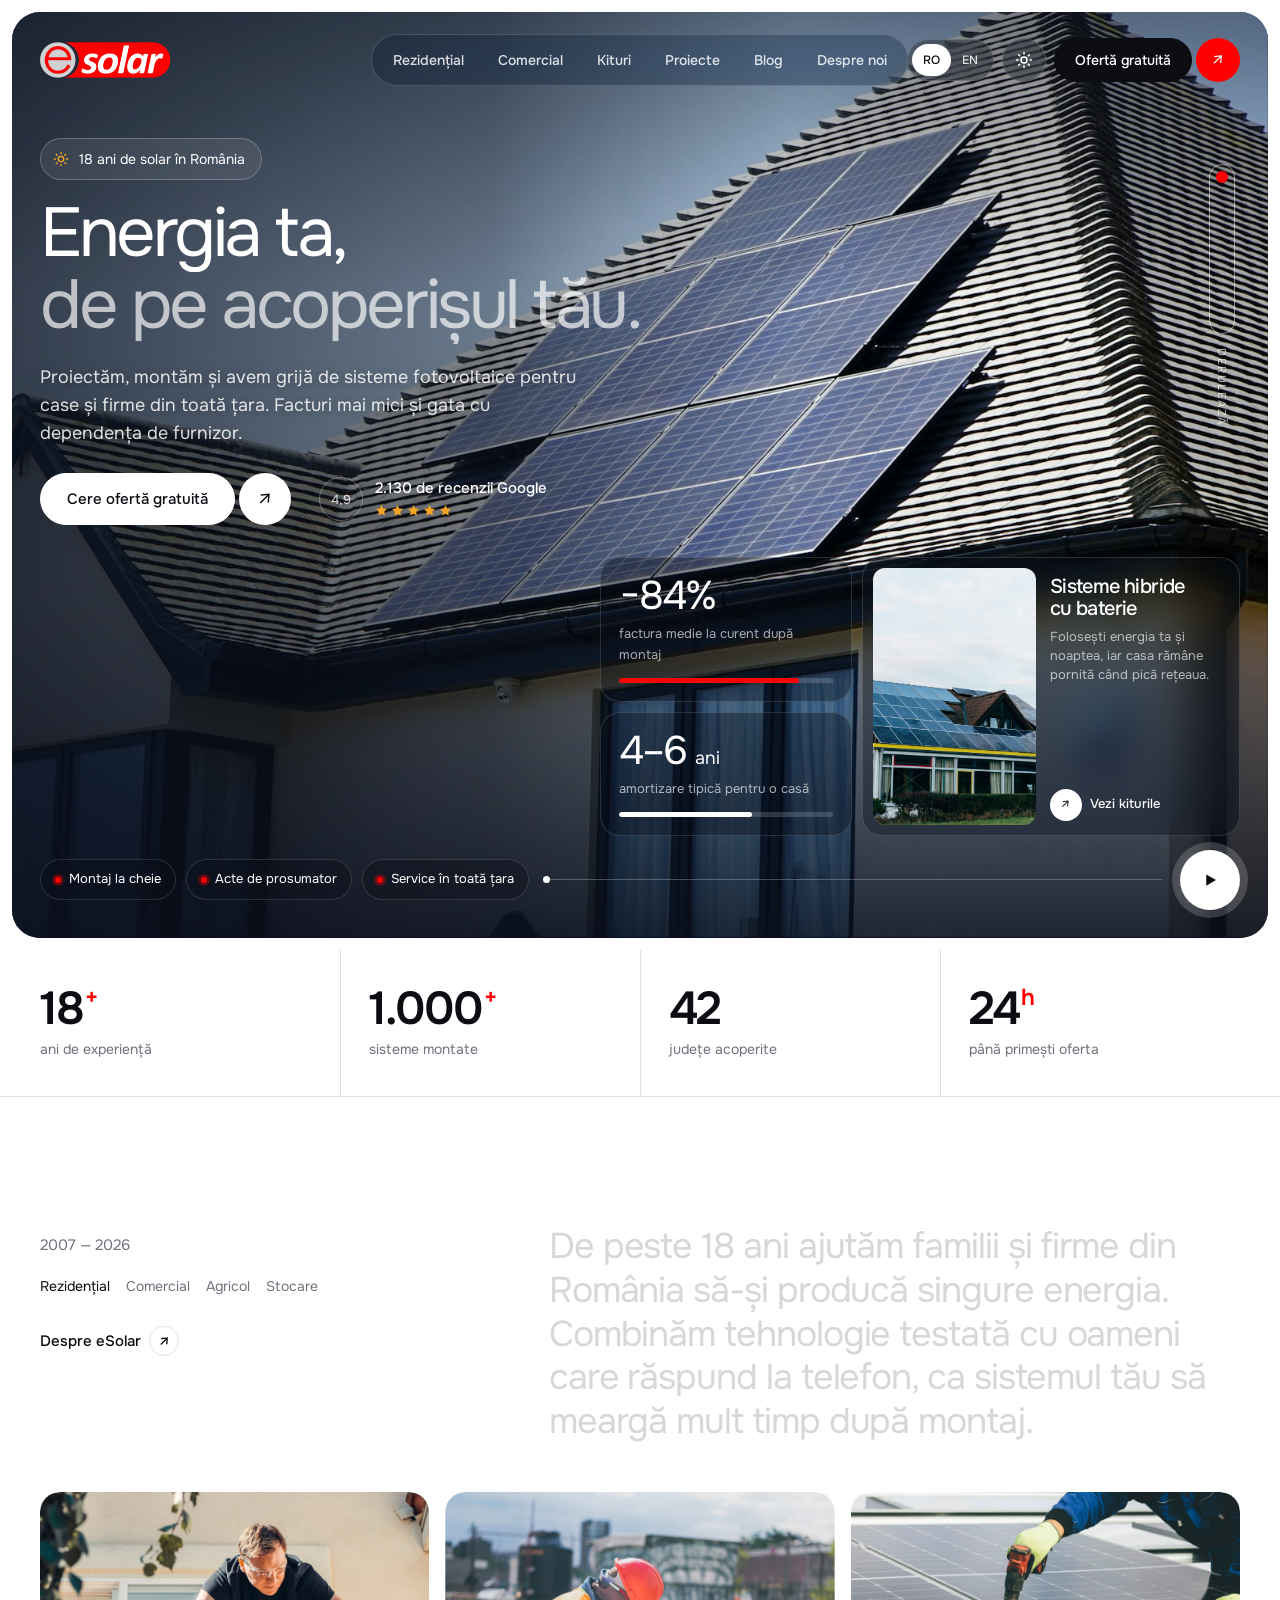
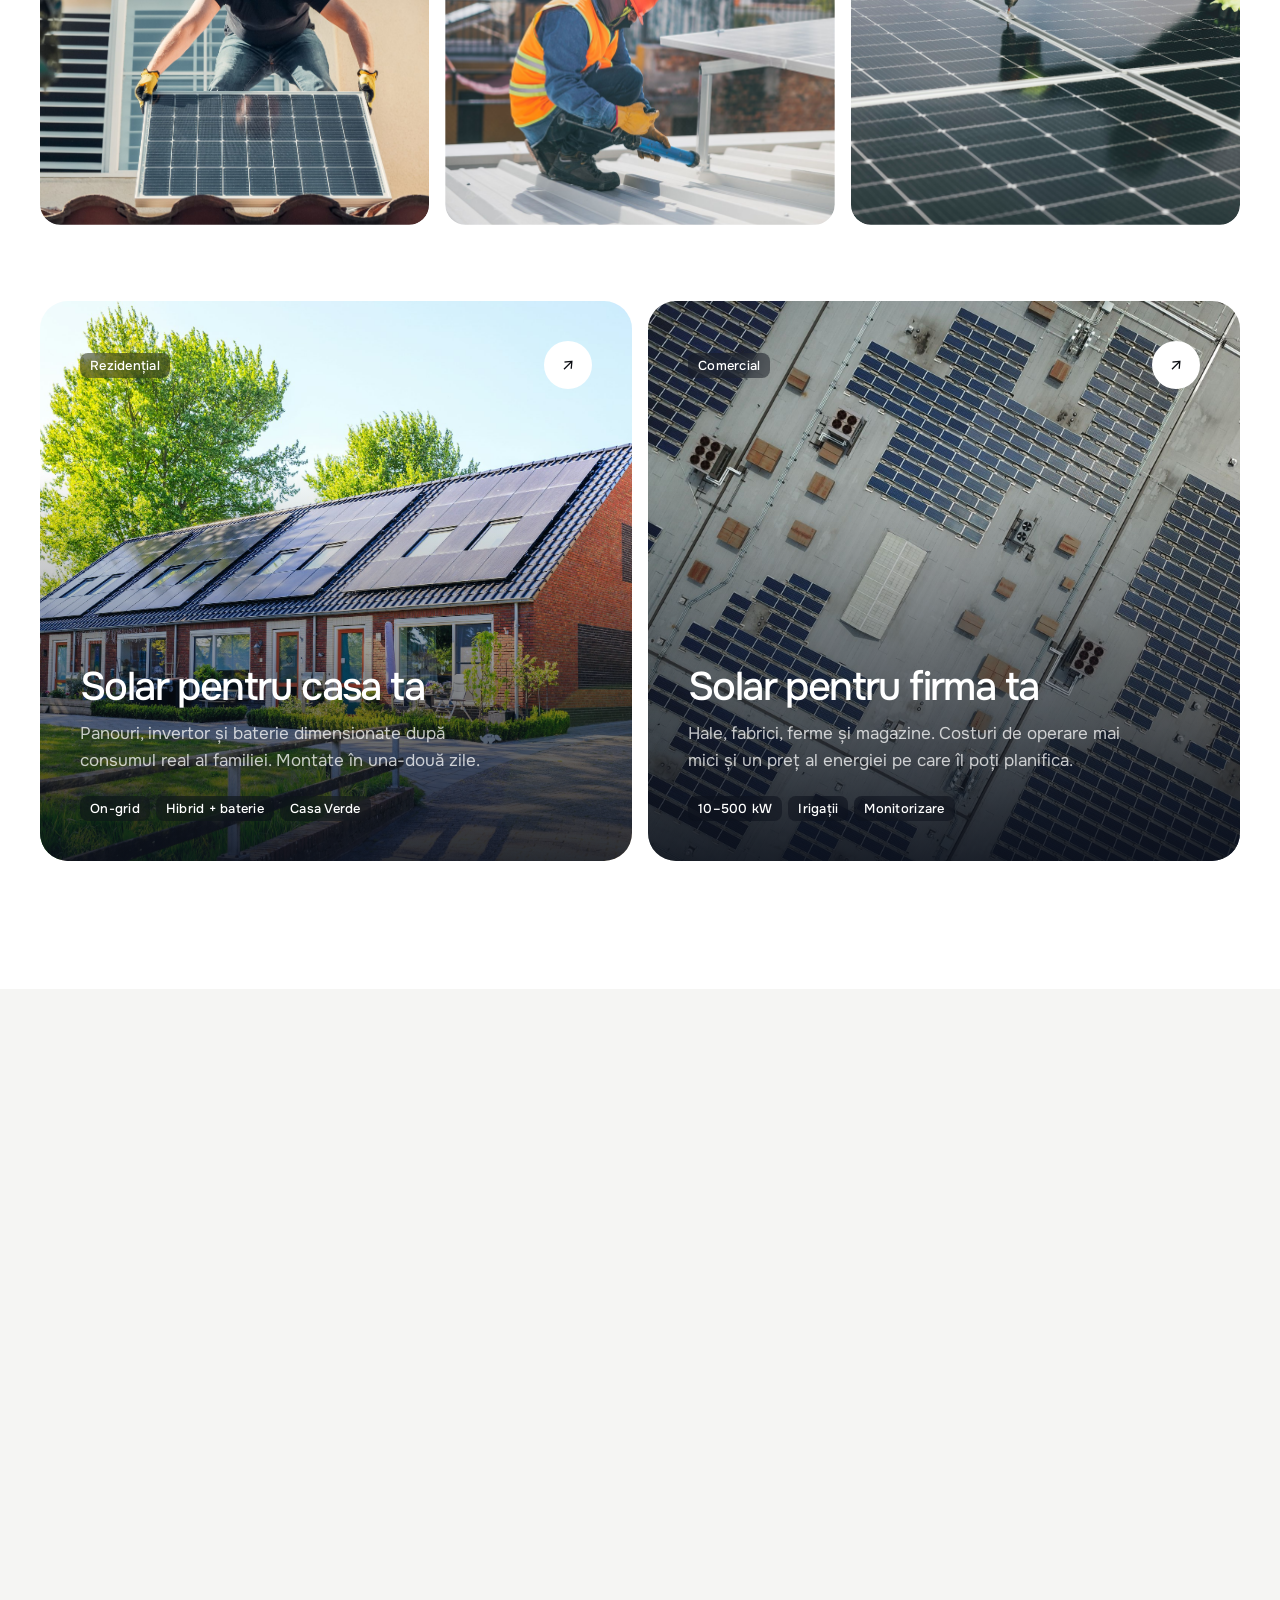
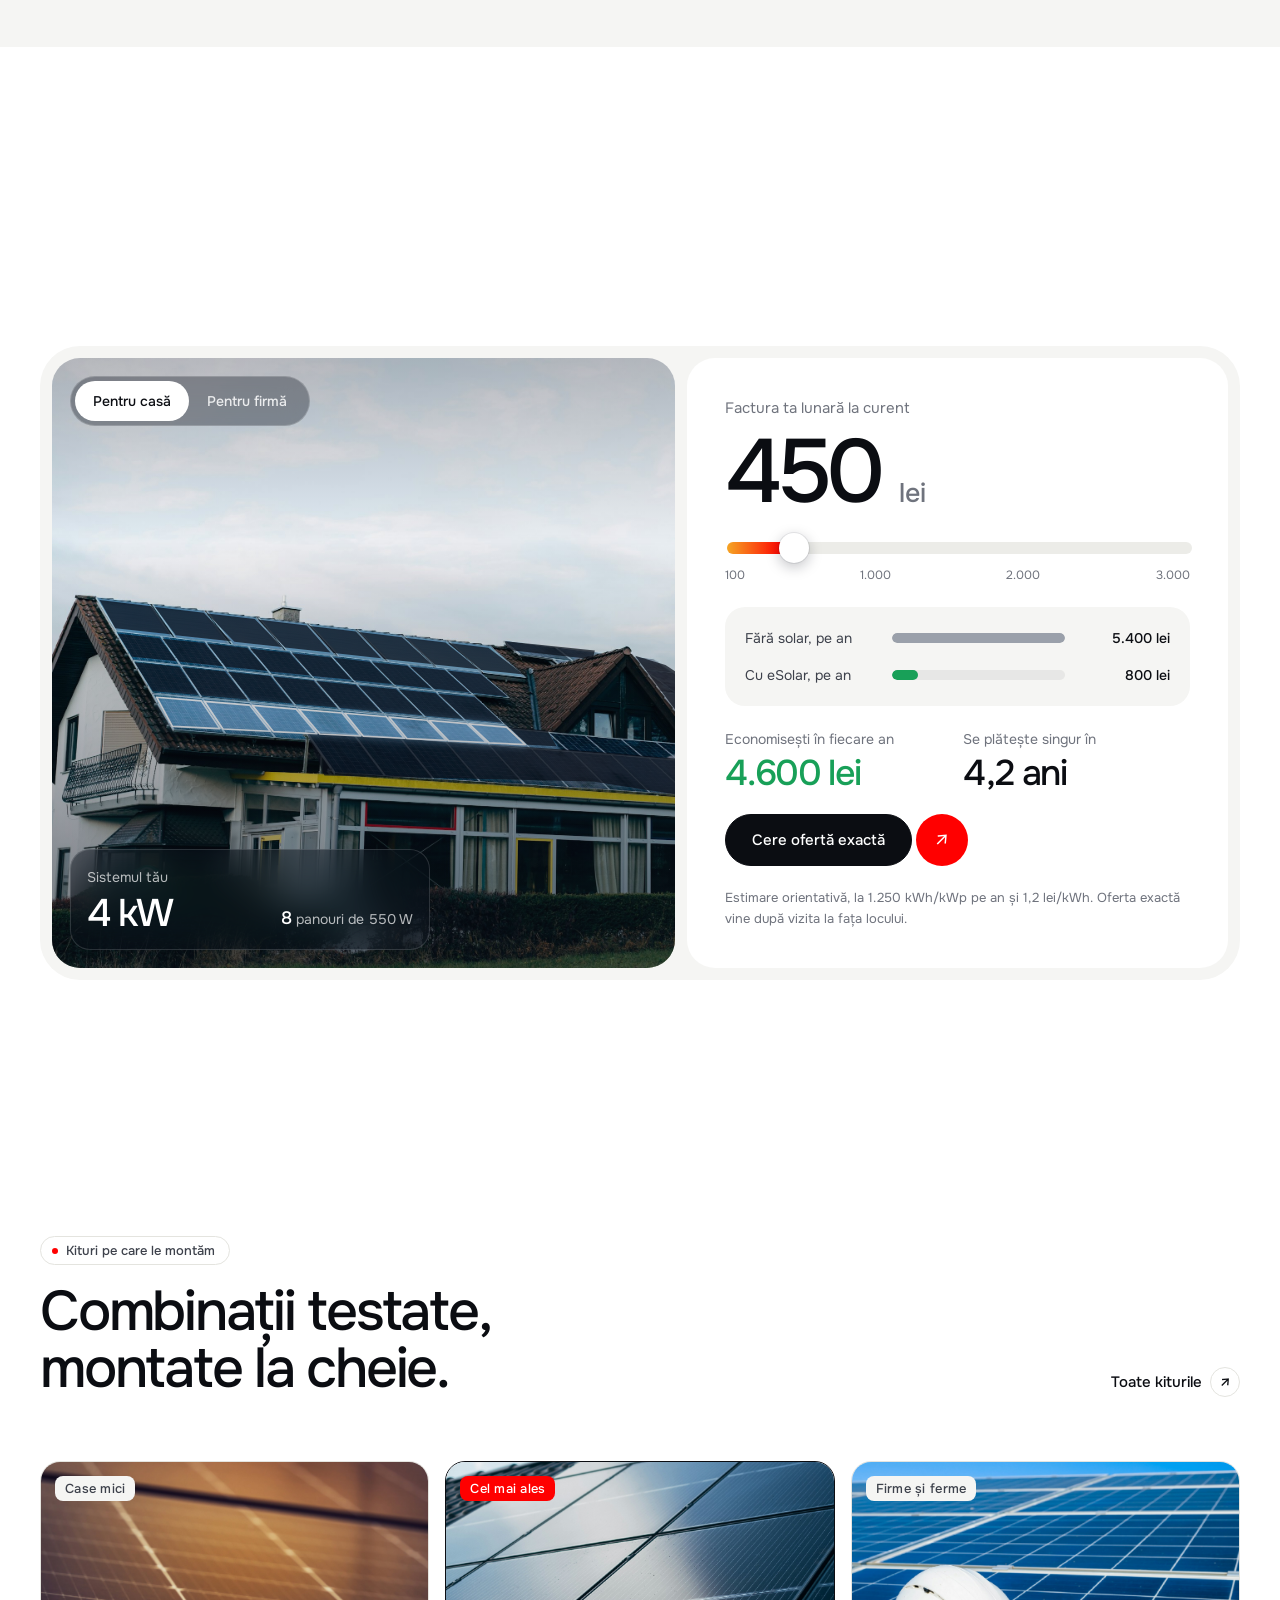
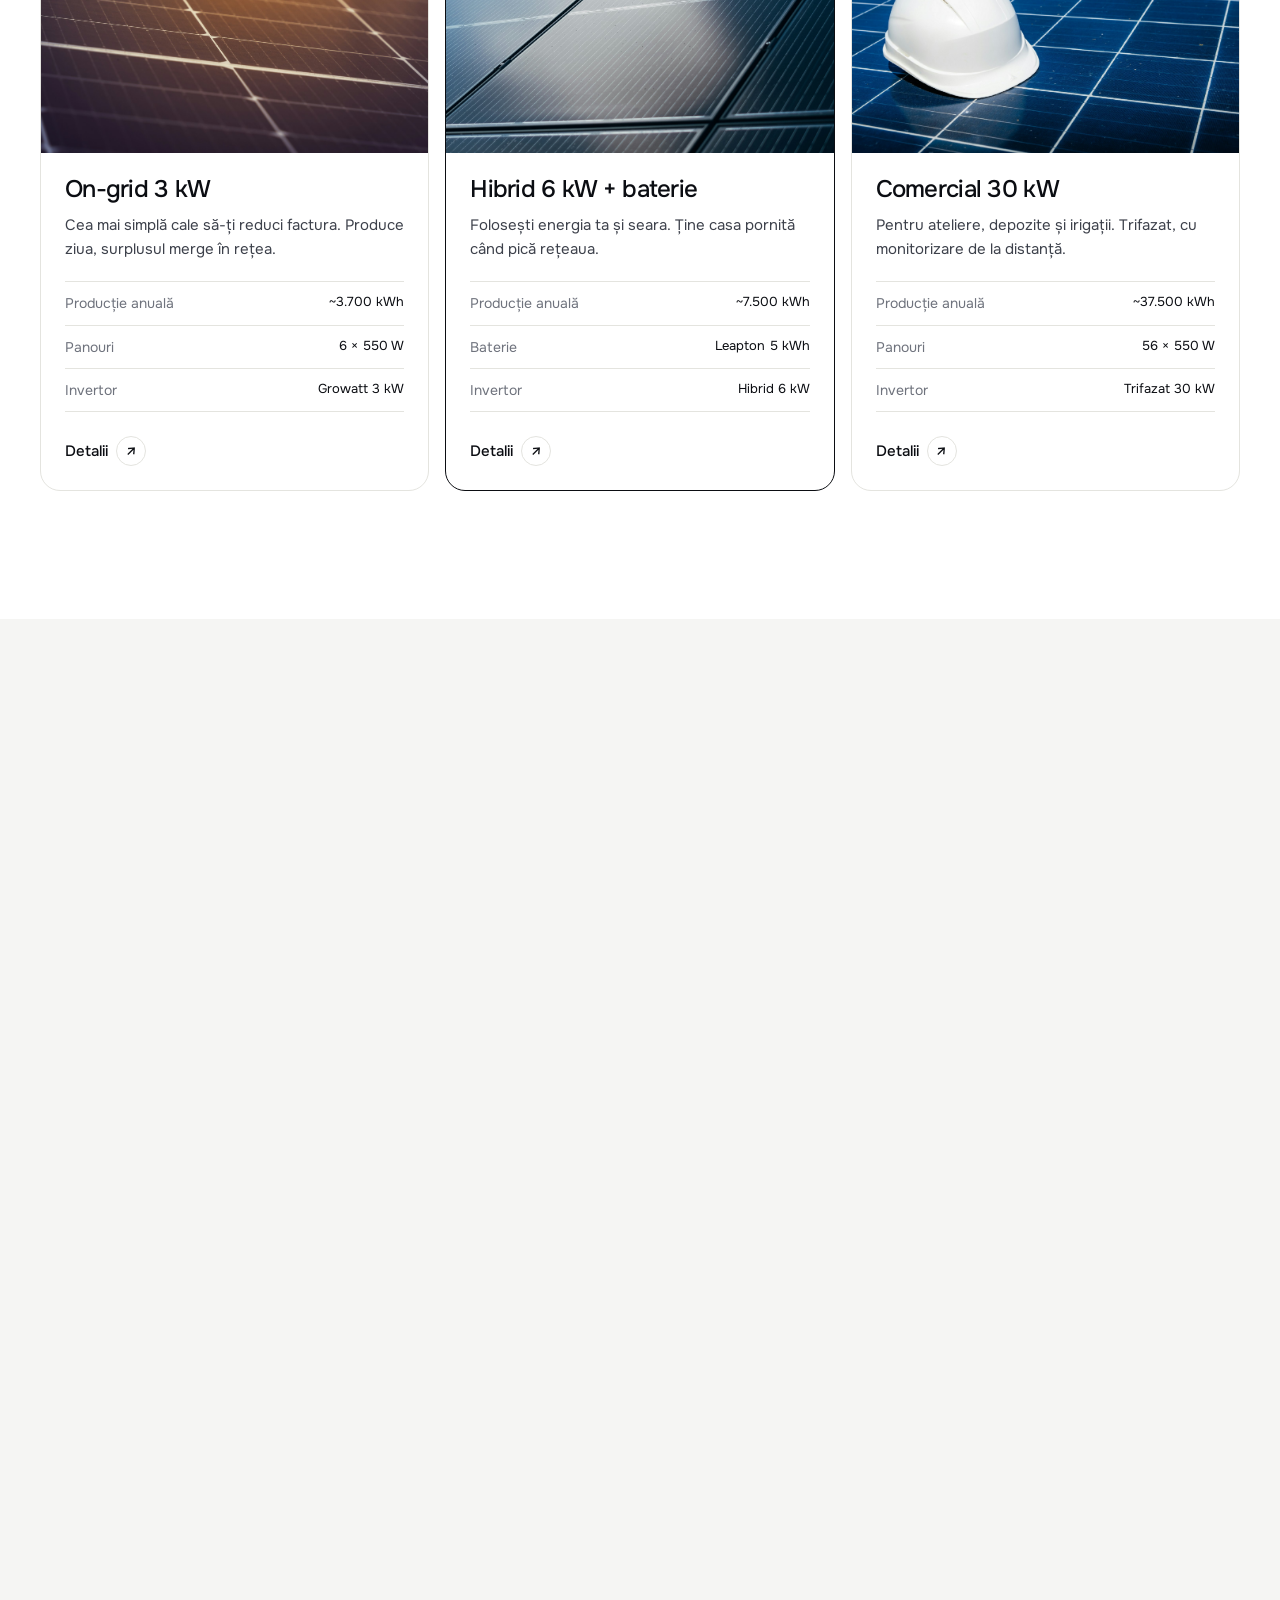
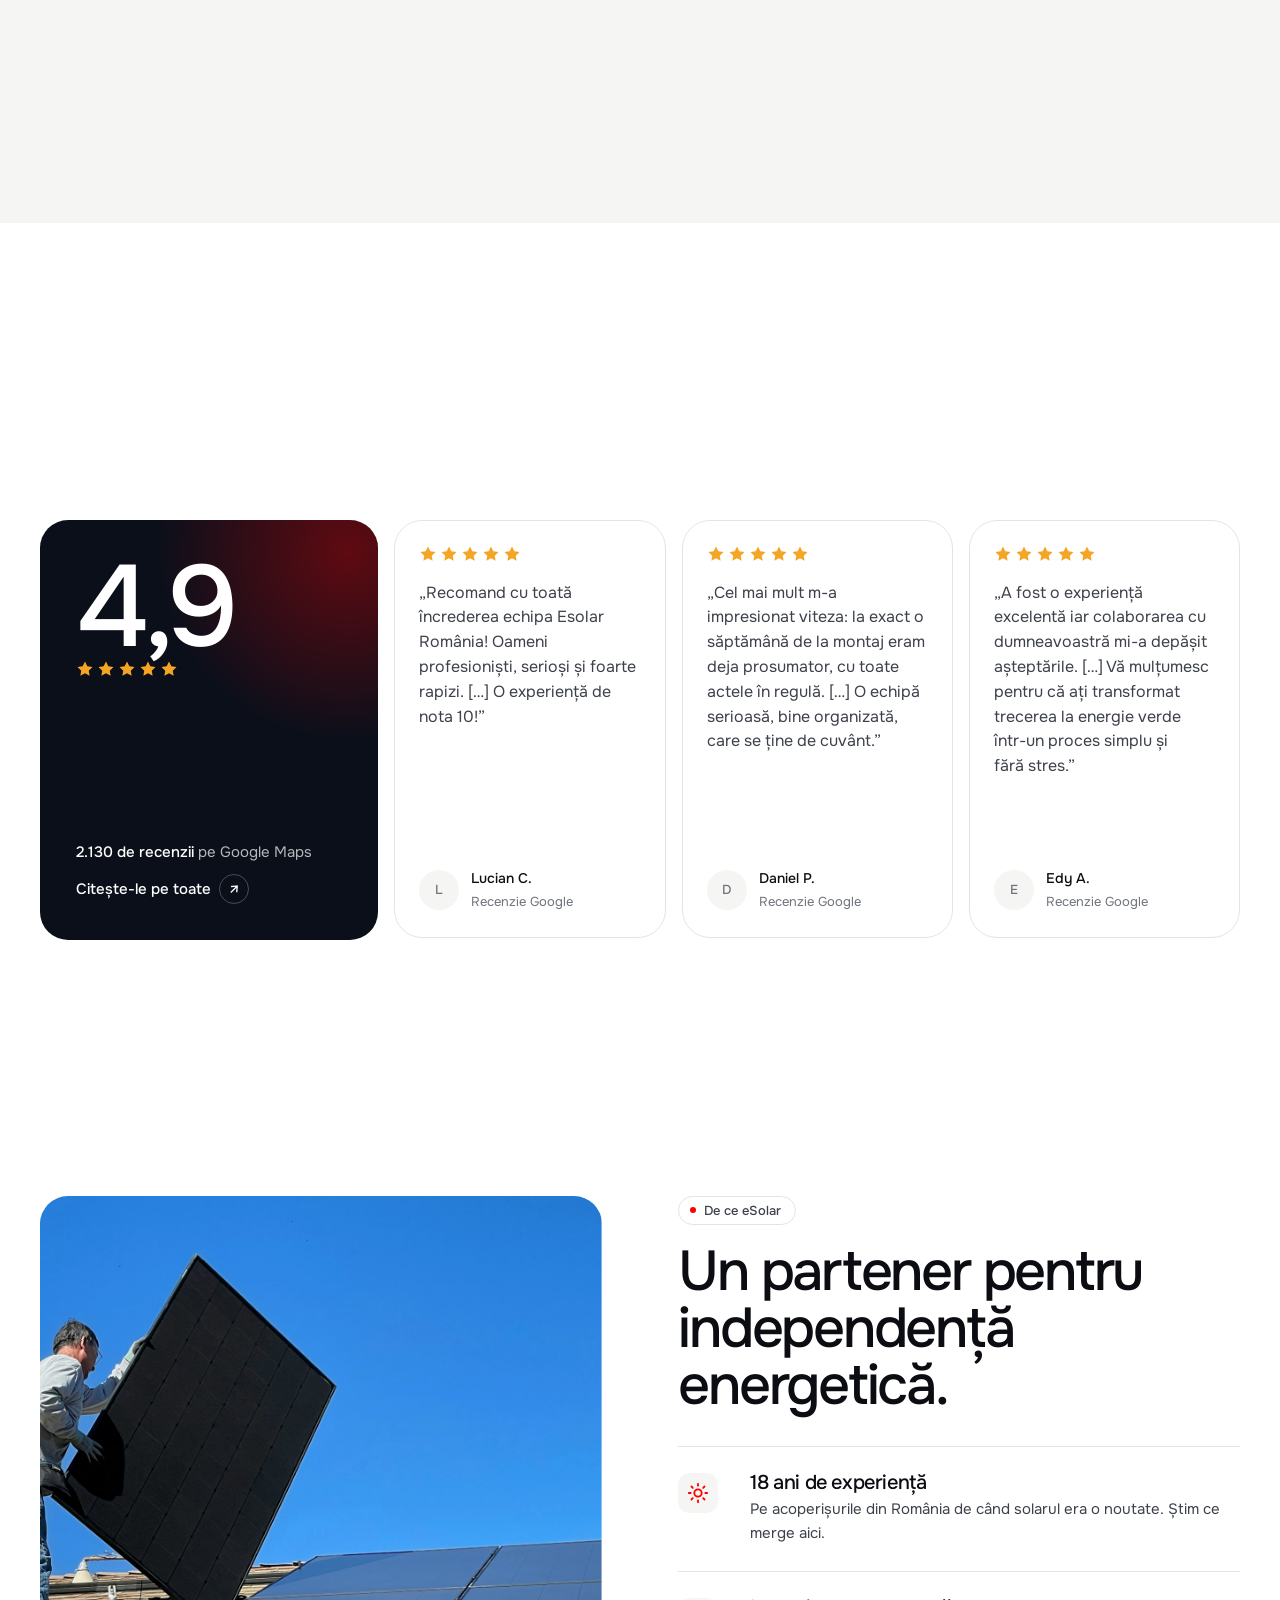
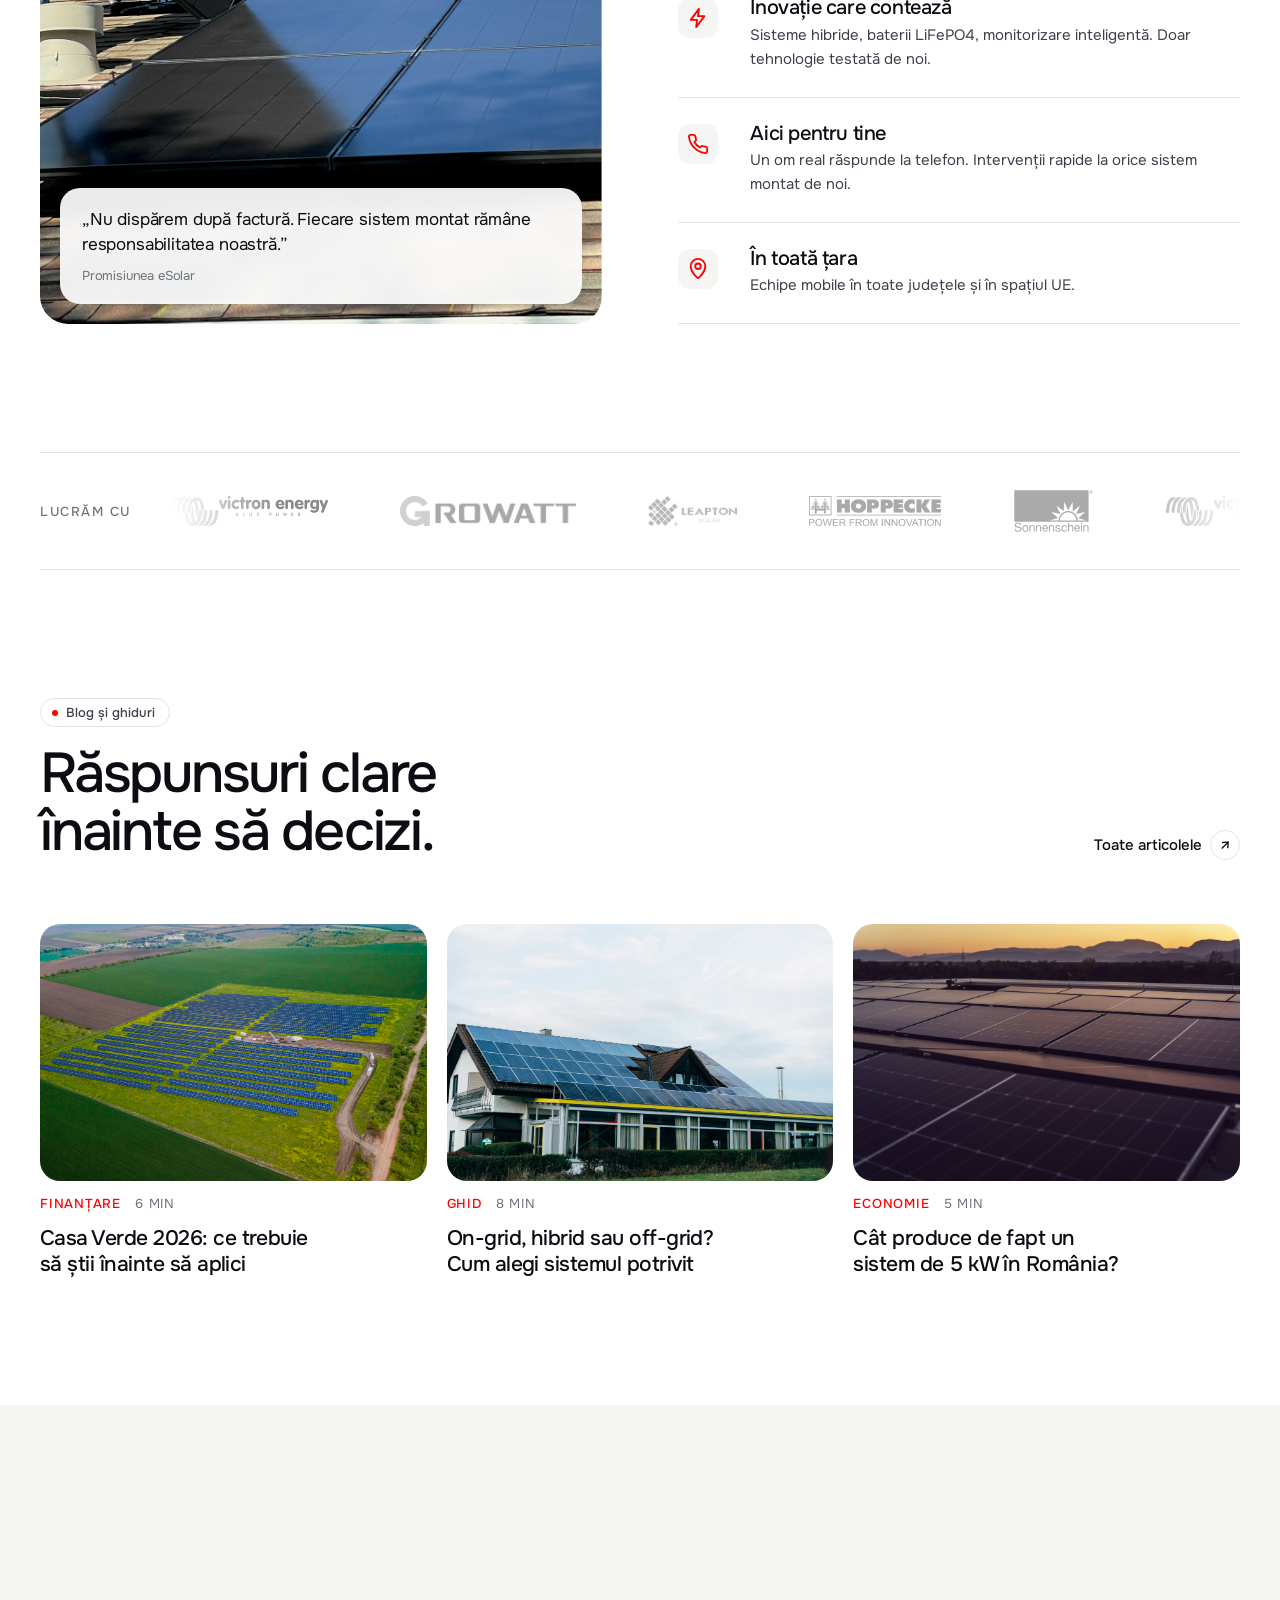
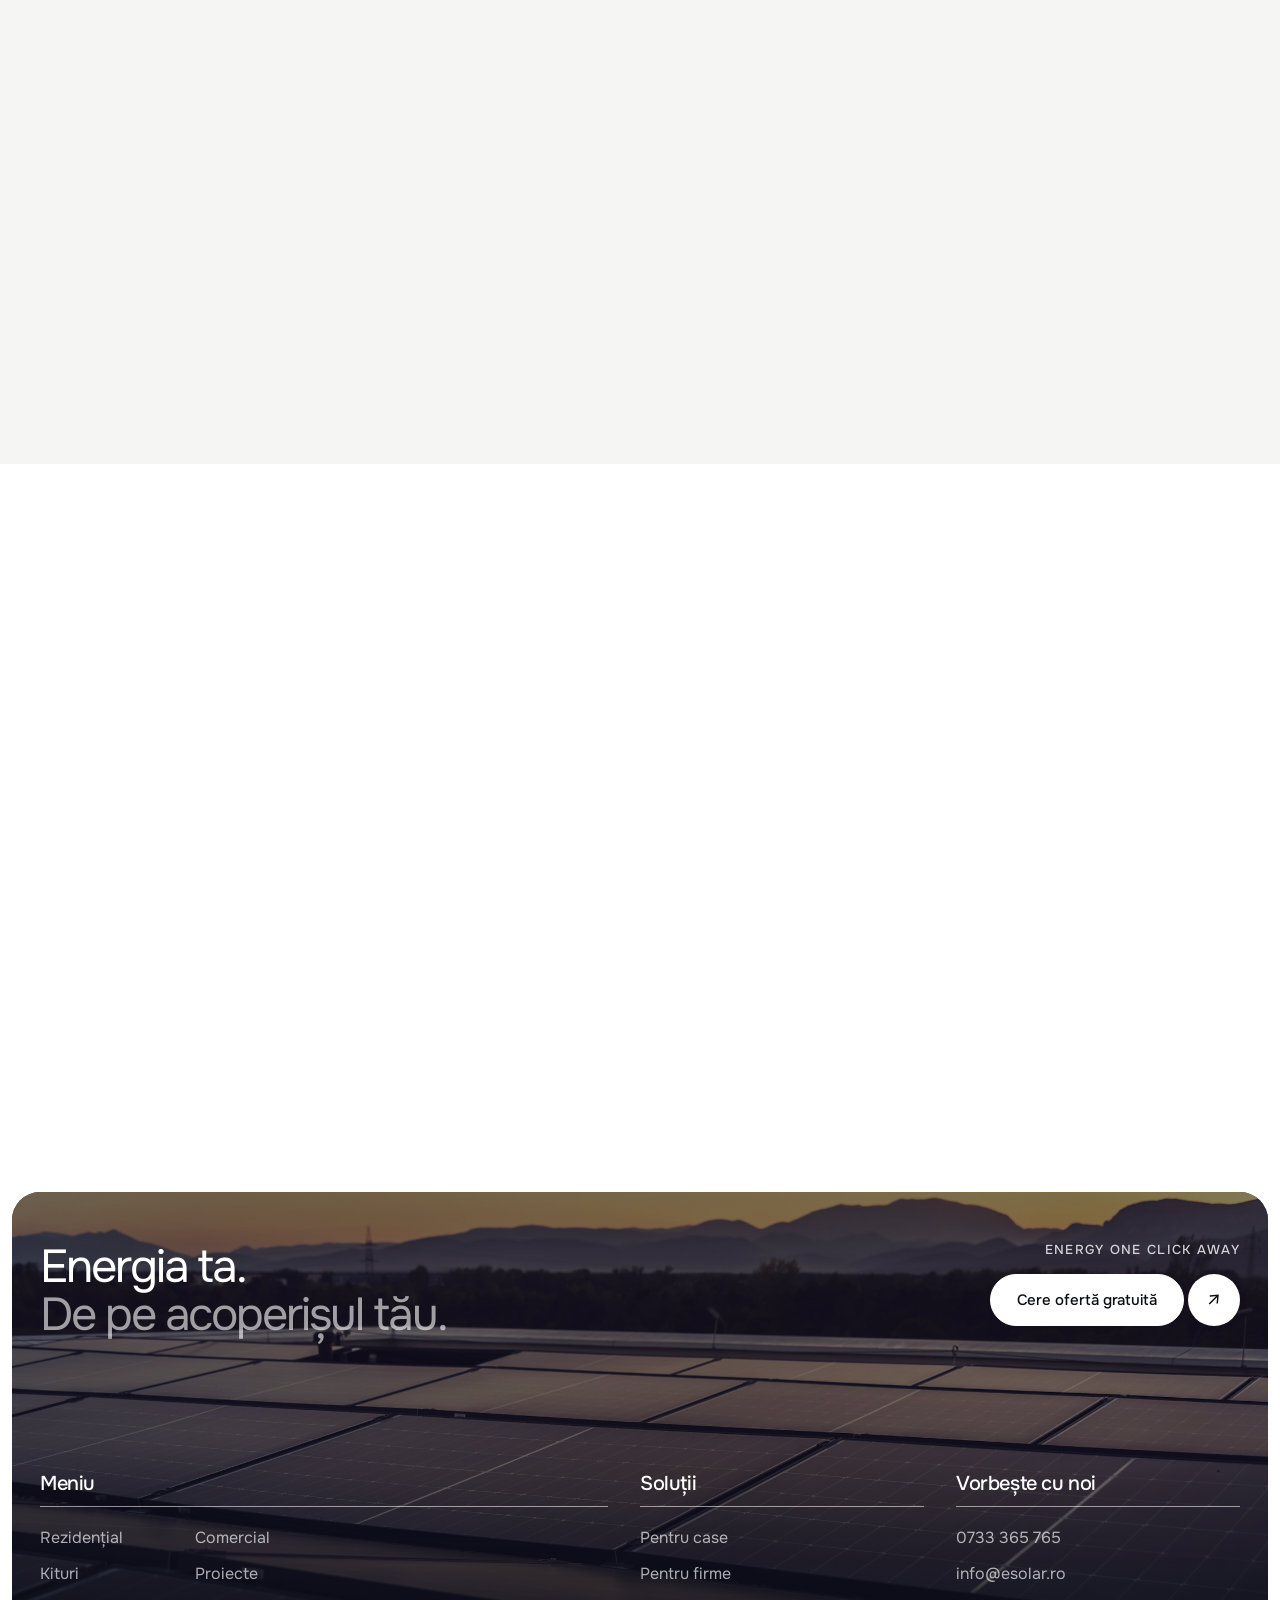
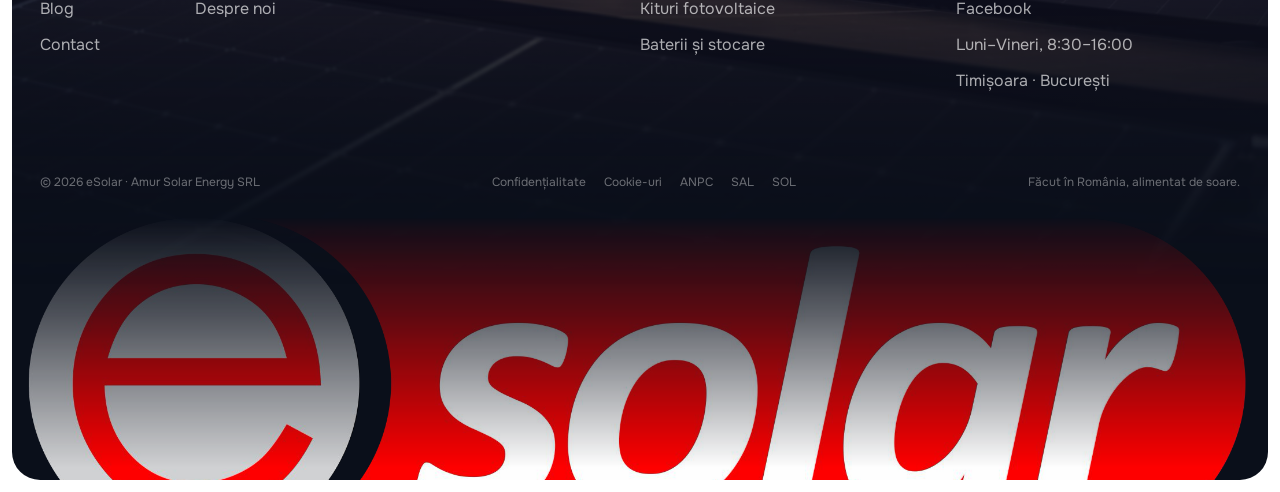
<file: index.html>
<!doctype html>
<html lang="ro">
  <head>
    <meta name="robots" content="noindex, nofollow" />
    <meta charset="utf-8" />
    <meta name="viewport" content="width=device-width, initial-scale=1" />
    <title>eSolar — Energie solară pentru casa și firma ta</title>
    <meta name="description" content="eSolar proiectează și montează sisteme fotovoltaice pentru case și firme din toată România, de peste 18 ani." />
    <meta name="theme-color" content="#ffffff" media="(prefers-color-scheme: light)" />
    <meta name="theme-color" content="#0b0e14" media="(prefers-color-scheme: dark)" />
    <script>
      // Theme before first paint: ?theme= link > saved choice > device setting.
      (function () {
        var t = new URLSearchParams(location.search).get('theme');
        try { t = t || localStorage.getItem('esolar-theme'); } catch (e) {}
        if (t === 'dark' || t === 'light') document.documentElement.dataset.theme = t;
      })();
    </script>
    <link rel="preconnect" href="https://fonts.googleapis.com" />
    <link rel="preconnect" href="https://fonts.gstatic.com" crossorigin />
    <link href="https://fonts.googleapis.com/css2?family=Onest:wght@300..700&display=swap" rel="stylesheet" />
    <link rel="preload" as="image" href="img/hero.jpg" />
    <script type="module" crossorigin src="./assets/layout-C6jIOJP9.js"></script>
    <script type="module" crossorigin src="./assets/home-DBw2UpTB.js"></script>
    <link rel="stylesheet" crossorigin href="./assets/layout-DVrfpfRm.css">
  </head>
  <body class="has-hero">
    <main>
      <!-- HERO -->
      <section class="hero">
        <div class="hero__frame">
          <div class="hero__bg"><img src="img/hero.jpg" alt="" fetchpriority="high" /></div>

          <div class="hero__top">
            <span class="hero__chip">
              <svg width="16" height="16" viewBox="0 0 24 24" fill="none" stroke="currentColor" stroke-width="2" stroke-linecap="round"><circle cx="12" cy="12" r="4" /><path d="M12 2v2M12 20v2M2 12h2M20 12h2M4.9 4.9l1.4 1.4M17.7 17.7l1.4 1.4M4.9 19.1l1.4-1.4M17.7 6.3l1.4-1.4" /></svg>
              <span data-en="18 years of solar in Romania">18 ani de solar în România</span>
            </span>
            <h1>
              <span class="line"><span data-en="Your energy,">Energia ta,</span></span>
              <span class="line"><span class="soft" data-en="from your own roof.">de pe acoperișul tău.</span></span>
            </h1>
            <p class="lead" data-en="We design, install and look after solar systems for homes and businesses all over Romania. Lower bills, and no more depending on the supplier.">
              Proiectăm, montăm și avem grijă de sisteme fotovoltaice pentru case și firme din toată țara. Facturi mai mici și gata cu dependența de furnizor.
            </p>
            <div class="hero__cta-row">
              <a class="btn-pair btn-pair--light" href="#calculator"><span class="btn" data-en="Get a free quote">Cere ofertă gratuită</span><span class="btn-pair__arrow" aria-hidden="true">↗</span></a>
              <div class="proof">
                <span class="proof__badge">4,9</span>
                <div><b data-en="2,130 Google reviews">2.130 de recenzii Google</b><span class="stars stars--sm" aria-label="5 stele"><svg viewBox="0 0 24 24" fill="currentColor"><path d="m12 2 3.1 6.3 6.9 1-5 4.9 1.2 6.8L12 17.8 5.8 21l1.2-6.8-5-4.9 6.9-1z"/></svg><svg viewBox="0 0 24 24" fill="currentColor"><path d="m12 2 3.1 6.3 6.9 1-5 4.9 1.2 6.8L12 17.8 5.8 21l1.2-6.8-5-4.9 6.9-1z"/></svg><svg viewBox="0 0 24 24" fill="currentColor"><path d="m12 2 3.1 6.3 6.9 1-5 4.9 1.2 6.8L12 17.8 5.8 21l1.2-6.8-5-4.9 6.9-1z"/></svg><svg viewBox="0 0 24 24" fill="currentColor"><path d="m12 2 3.1 6.3 6.9 1-5 4.9 1.2 6.8L12 17.8 5.8 21l1.2-6.8-5-4.9 6.9-1z"/></svg><svg viewBox="0 0 24 24" fill="currentColor"><path d="m12 2 3.1 6.3 6.9 1-5 4.9 1.2 6.8L12 17.8 5.8 21l1.2-6.8-5-4.9 6.9-1z"/></svg></span></div>
              </div>
            </div>
          </div>

          <div class="hero__rail" aria-hidden="true">
            <div class="track"><i></i></div>
            <span data-en="Scroll down">Derulează</span>
          </div>

          <div class="hero__bottom">
            <div class="hero__cards">
              <div class="hero__stats">
                <div class="glass metric">
                  <strong>−84%</strong>
                  <span data-en="average electricity bill after install">factura medie la curent după montaj</span>
                  <div class="meter meter--red"><i style="--v: 84%"></i></div>
                </div>
                <div class="glass metric">
                  <strong>4–6 <small style="font-size: 18px; letter-spacing: 0" data-en="yrs">ani</small></strong>
                  <span data-en="typical payback for a home">amortizare tipică pentru o casă</span>
                  <div class="meter"><i style="--v: 62%"></i></div>
                </div>
              </div>
              <div class="glass feature">
                <div class="media"><img src="img/house2.jpg" alt="" /></div>
                <div class="feature__body">
                  <div>
                    <h3 data-en="Hybrid systems with battery">Sisteme hibride cu baterie</h3>
                    <p data-en="Use your solar power at night too, and keep the lights on during outages.">Folosești energia ta și noaptea, iar casa rămâne pornită când pică rețeaua.</p>
                  </div>
                  <a class="feature__link" href="kituri.html"><b>↗</b><span data-en="See kits">Vezi kiturile</span></a>
                </div>
              </div>
            </div>
            <div class="hero__bar">
              <span class="pill" data-en="Turnkey install">Montaj la cheie</span>
              <span class="pill" data-en="Prosumer paperwork">Acte de prosumator</span>
              <span class="pill" data-en="Service in every county">Service în toată țara</span>
              <span class="hero__line"><i></i></span>
              <a class="play" href="#proces" aria-label="Vezi cum lucrăm" data-en-aria="See how we work">
                <svg width="18" height="18" viewBox="0 0 24 24" fill="currentColor"><path d="M7 4.5v15l13-7.5z" /></svg>
              </a>
            </div>
          </div>
        </div>
      </section>

      <!-- STATS -->
      <section class="stats">
        <div class="wrap stats__grid">
          <div class="stat reveal"><strong data-count="18">18<sup>+</sup></strong><span data-en="years of experience">ani de experiență</span></div>
          <div class="stat reveal"><strong data-count="1000">1.000<sup>+</sup></strong><span data-en="systems installed">sisteme montate</span></div>
          <div class="stat reveal"><strong data-count="42">42</strong><span data-en="counties covered">județe acoperite</span></div>
          <div class="stat reveal"><strong>24<sup>h</sup></strong><span data-en="to receive your offer">până primești oferta</span></div>
        </div>
      </section>

      <!-- EDITORIAL INTRO -->
      <section class="section section--intro">
        <div class="wrap intro">
          <div class="intro__side">
            <span class="intro__year">2007 — 2026</span>
            <div class="intro__tags">
              <span data-en="Residential">Rezidențial</span><span data-en="Commercial">Comercial</span><span data-en="Agriculture">Agricol</span><span data-en="Storage">Stocare</span>
            </div>
            <a class="link-arrow" href="despre.html"><span data-en="About eSolar">Despre eSolar</span><span class="arrow">↗</span></a>
          </div>
          <p class="intro__text" data-split data-en="For over 18 years we have been helping Romanian families and businesses produce their own energy. We pair proven technology with people who answer the phone, so your system keeps working long after the install.">
            De peste 18 ani ajutăm familii și firme din România să-și producă singure energia. Combinăm tehnologie testată cu oameni care răspund la telefon, ca sistemul tău să meargă mult timp după montaj.
          </p>
          <div class="intro__gallery">
            <div class="media clip reveal-clip"><img src="img/roofer.jpg" alt="Instalator montând un panou fotovoltaic pe o casă" loading="lazy" /></div>
            <div class="media clip reveal-clip"><img src="img/installer2.jpg" alt="Instalator fixând structura pe un acoperiș industrial" loading="lazy" /></div>
            <div class="media clip reveal-clip"><img src="img/worker.jpg" alt="Montaj panouri fotovoltaice cu autofiletantă" loading="lazy" /></div>
          </div>
        </div>
      </section>

      <!-- AUDIENCE -->
      <section class="section" style="padding-top: 0">
        <div class="wrap">
          <div class="audience">
            <a class="aud reveal" href="rezidential.html">
              <div class="media"><img src="img/home.jpg" alt="" loading="lazy" /></div>
              <div class="aud__top"><span class="tag tag--glass" data-en="Residential">Rezidențial</span><span class="aud__go" aria-hidden="true">↗</span></div>
              <h3 data-en="Solar for your home">Solar pentru casa ta</h3>
              <p data-en="Panels, inverter and battery sized for your family's real consumption. Installed in a day or two.">Panouri, invertor și baterie dimensionate după consumul real al familiei. Montate în una-două zile.</p>
              <ul><li class="tag tag--glass">On-grid</li><li class="tag tag--glass" data-en="Hybrid + battery">Hibrid + baterie</li><li class="tag tag--glass">Casa Verde</li></ul>
            </a>
            <a class="aud reveal" href="comercial.html">
              <div class="media"><img src="img/industrial.jpg" alt="" loading="lazy" /></div>
              <div class="aud__top"><span class="tag tag--glass" data-en="Commercial">Comercial</span><span class="aud__go" aria-hidden="true">↗</span></div>
              <h3 data-en="Solar for your business">Solar pentru firma ta</h3>
              <p data-en="Warehouses, factories, farms and retail. Lower operating costs and an energy price you can plan around.">Hale, fabrici, ferme și magazine. Costuri de operare mai mici și un preț al energiei pe care îl poți planifica.</p>
              <ul><li class="tag tag--glass">10–500 kW</li><li class="tag tag--glass" data-en="Irrigation">Irigații</li><li class="tag tag--glass" data-en="Remote monitoring">Monitorizare</li></ul>
            </a>
          </div>
        </div>
      </section>

      <!-- PROCESS -->
      <section class="section section--alt" id="proces">
        <div class="wrap">
          <div class="section-head reveal">
            <span class="eyebrow" data-en="How we work">Cum lucrăm</span>
            <h2 class="h-lg" data-en="From the first call to the first kilowatt. And after.">De la primul telefon la primul kilowatt. Și după.</h2>
          </div>
          <div class="steps">
            <div class="step reveal"><span class="step__n">01</span><h3 data-en="We talk">Discutăm</h3><p data-en="Tell us about your bill and your roof. You get a first estimate the same day.">Ne spui cât plătești la curent și cum arată acoperișul. Primești o primă estimare în aceeași zi.</p></div>
            <div class="step reveal"><span class="step__n">02</span><h3 data-en="We design">Proiectăm</h3><p data-en="We visit, measure and size the system for your real consumption, not for a catalogue.">Venim la fața locului, măsurăm și dimensionăm sistemul după consumul tău real, nu după catalog.</p></div>
            <div class="step reveal"><span class="step__n">03</span><h3 data-en="We install">Montăm</h3><p data-en="Our own teams install, commission and handle the prosumer paperwork.">Echipele noastre montează, pun în funcțiune și se ocupă de actele de prosumator.</p></div>
            <div class="step reveal"><span class="step__n">04</span><h3 data-en="We stay with you">Rămânem alături</h3><p data-en="Monitoring, maintenance and quick interventions in every county. We don't disappear after the invoice.">Monitorizare, mentenanță și intervenții rapide în orice județ. Nu dispărem după factură.</p></div>
          </div>
        </div>
      </section>

      <!-- CALCULATOR -->
      <section class="section section--calc" id="calculator">
        <div class="wrap">
          <div class="calc-head reveal">
            <div>
              <span class="eyebrow" data-en="Savings calculator">Calculator de economii</span>
              <h2 class="h-lg" data-en="How much could the sun pay instead of you?">Cât ar putea plăti soarele în locul tău?</h2>
            </div>
            <p class="lead" data-en="Move the slider to your average monthly bill. We'll size the system and show you what changes.">Trage de cursor până la factura ta lunară medie. Îți dimensionăm sistemul și îți arătăm ce se schimbă.</p>
          </div>

          <div class="calc2 reveal">
            <div class="calc2__visual">
              <div class="calc2__photos" aria-hidden="true">
                <img class="is-on" data-kind="home" src="img/house2.jpg" alt="" loading="lazy" />
                <img data-kind="biz" src="img/industrial.jpg" alt="" loading="lazy" />
                <svg class="roof" id="roof" viewBox="0 0 2200 1467" preserveAspectRatio="xMinYMid slice"></svg>
              </div>
              <div class="seg seg--glass" role="group" aria-label="Tip client" data-en-aria="Customer type">
                <button type="button" data-kind="home" aria-pressed="true" data-en="For home">Pentru casă</button>
                <button type="button" data-kind="biz" aria-pressed="false" data-en="For business">Pentru firmă</button>
              </div>
              <div class="calc2__system">
                <div class="calc2__system-head">
                  <div>
                    <span data-en="Your system">Sistemul tău</span>
                    <strong id="kwOut">4 kW</strong>
                  </div>
                  <p><b id="panelsOut">8</b> <span data-en="panels of 550 W">panouri de 550 W</span></p>
                </div>
              </div>
            </div>

            <div class="calc2__controls">
              <label class="calc2__label" for="bill" data-en="Your monthly electricity bill">Factura ta lunară la curent</label>
              <div class="calc2__bill" aria-live="polite"><span id="billOut">450</span> <small>lei</small></div>
              <div class="range">
                <input id="bill" type="range" min="100" max="3000" step="25" value="450" />
                <div class="range__scale" id="rangeScale"><span>100</span><span>1.000</span><span>2.000</span><span>3.000</span></div>
              </div>

              <div class="compare">
                <div class="compare__row">
                  <span data-en="Without solar, per year">Fără solar, pe an</span>
                  <div class="compare__bar"><i id="barWithout" style="width: 100%"></i></div>
                  <b id="withoutOut">5.400 lei</b>
                </div>
                <div class="compare__row compare__row--good">
                  <span data-en="With eSolar, per year">Cu eSolar, pe an</span>
                  <div class="compare__bar"><i id="barWith" style="width: 15%"></i></div>
                  <b id="withOut">800 lei</b>
                </div>
              </div>

              <div class="calc2__result">
                <div>
                  <span data-en="You save every year">Economisești în fiecare an</span>
                  <strong id="saveOut">4.600 lei</strong>
                </div>
                <div>
                  <span data-en="Pays for itself in">Se plătește singur în</span>
                  <strong id="paybackOut">4,2 ani</strong>
                </div>
              </div>

              <a class="btn-pair" href="contact.html"><span class="btn" data-en="Get an exact quote">Cere ofertă exactă</span><span class="btn-pair__arrow" aria-hidden="true">↗</span></a>
              <p class="calc2__note" data-en="Indicative estimate at 1,250 kWh/kWp/year and 1.2 lei/kWh. The exact offer follows the site visit.">Estimare orientativă, la 1.250 kWh/kWp pe an și 1,2 lei/kWh. Oferta exactă vine după vizita la fața locului.</p>
            </div>
          </div>
        </div>
      </section>

      <!-- KITS -->
      <section class="section">
        <div class="wrap">
          <div class="section-head section-head--split reveal">
            <div>
              <span class="eyebrow" data-en="Kits we install">Kituri pe care le montăm</span>
              <h2 class="h-lg" data-en="Tested combinations, installed turnkey.">Combinații testate, montate la cheie.</h2>
            </div>
            <a class="link-arrow" href="kituri.html"><span data-en="All kits">Toate kiturile</span><span class="arrow">↗</span></a>
          </div>
          <div class="kits">
            <article class="kit card reveal">
              <div class="media"><img src="img/detail.jpg" alt="" loading="lazy" /><span class="tag" data-en="Small homes">Case mici</span></div>
              <div class="kit__body">
                <h3>On-grid 3 kW</h3>
                <p data-en="The simplest way to cut your bill. Produces by day, the surplus goes to the grid.">Cea mai simplă cale să-ți reduci factura. Produce ziua, surplusul merge în rețea.</p>
                <ul class="specs">
                  <li><span data-en="Yearly output">Producție anuală</span><span>~3.700 kWh</span></li>
                  <li><span data-en="Panels">Panouri</span><span>6 × 550 W</span></li>
                  <li><span data-en="Inverter">Invertor</span><span>Growatt 3 kW</span></li>
                </ul>
                <a class="link-arrow" href="kituri.html"><span data-en="Details">Detalii</span><span class="arrow">↗</span></a>
              </div>
            </article>
            <article class="kit card kit--featured reveal">
              <div class="media"><img src="img/detail2.jpg" alt="" loading="lazy" /><span class="tag" data-en="Most chosen">Cel mai ales</span></div>
              <div class="kit__body">
                <h3 data-en="Hybrid 6 kW + battery">Hibrid 6 kW + baterie</h3>
                <p data-en="Use your own energy in the evening too. Keeps essentials running in a blackout.">Folosești energia ta și seara. Ține casa pornită când pică rețeaua.</p>
                <ul class="specs">
                  <li><span data-en="Yearly output">Producție anuală</span><span>~7.500 kWh</span></li>
                  <li><span data-en="Battery">Baterie</span><span>Leapton 5 kWh</span></li>
                  <li><span data-en="Inverter">Invertor</span><span data-en="Hybrid 6 kW">Hibrid 6 kW</span></li>
                </ul>
                <a class="link-arrow" href="kituri.html"><span data-en="Details">Detalii</span><span class="arrow">↗</span></a>
              </div>
            </article>
            <article class="kit card reveal">
              <div class="media"><img src="img/hardhat.jpg" alt="" loading="lazy" /><span class="tag" data-en="Business & farms">Firme și ferme</span></div>
              <div class="kit__body">
                <h3 data-en="Commercial 30 kW">Comercial 30 kW</h3>
                <p data-en="For workshops, warehouses and irrigation. Three-phase, with remote monitoring.">Pentru ateliere, depozite și irigații. Trifazat, cu monitorizare de la distanță.</p>
                <ul class="specs">
                  <li><span data-en="Yearly output">Producție anuală</span><span>~37.500 kWh</span></li>
                  <li><span data-en="Panels">Panouri</span><span>56 × 550 W</span></li>
                  <li><span data-en="Inverter">Invertor</span><span data-en="3-phase 30 kW">Trifazat 30 kW</span></li>
                </ul>
                <a class="link-arrow" href="kituri.html"><span data-en="Details">Detalii</span><span class="arrow">↗</span></a>
              </div>
            </article>
          </div>
        </div>
      </section>

      <!-- PROJECTS: stock photos and example names; replace with real eSolar installations -->
      <section class="section section--alt">
        <div class="wrap">
          <div class="section-head section-head--split reveal">
            <div>
              <span class="eyebrow" data-en="Projects">Proiecte</span>
              <h2 class="h-lg" data-en="Roofs and fields that now work for their owners.">Acoperișuri și terenuri care acum lucrează pentru proprietari.</h2>
            </div>
            <a class="link-arrow" href="proiecte.html"><span data-en="All projects">Toate proiectele</span><span class="arrow">↗</span></a>
          </div>
          <div class="projects">
            <a class="proj reveal" href="proiecte.html">
              <div class="media"><img src="img/farm.jpg" alt="" loading="lazy" /></div>
              <div class="proj__meta"><div class="proj__tags"><span class="tag tag--glass" data-en="Agriculture">Agricol</span><span class="tag tag--glass">250 kW</span></div><h3 data-en="Ground-mounted park, Timiș">Parc pe sol, Timiș</h3></div>
            </a>
            <a class="proj reveal" href="proiecte.html">
              <div class="media"><img src="img/industrial2.jpg" alt="" loading="lazy" /></div>
              <div class="proj__meta"><div class="proj__tags"><span class="tag tag--glass" data-en="Commercial">Comercial</span><span class="tag tag--glass">120 kW</span></div><h3 data-en="Logistics warehouse, Arad">Depozit logistic, Arad</h3></div>
            </a>
            <a class="proj reveal" href="proiecte.html">
              <div class="media"><img src="img/home.jpg" alt="" loading="lazy" /></div>
              <div class="proj__meta"><div class="proj__tags"><span class="tag tag--glass" data-en="Residential">Rezidențial</span><span class="tag tag--glass">10 kW + 10 kWh</span></div><h3 data-en="Family homes, Timișoara">Case de familie, Timișoara</h3></div>
            </a>
          </div>
        </div>
      </section>

      <!-- REVIEWS: real Google Maps reviews (excerpts quoted verbatim) -->
      <section class="section">
        <div class="wrap">
          <div class="section-head section-head--split reveal">
            <div>
              <span class="eyebrow" data-en="Reviews">Recenzii</span>
              <h2 class="h-lg" data-en="What our customers say.">Ce spun clienții noștri.</h2>
            </div>
            <div class="rev-nav" style="margin: 0">
              <button type="button" data-dir="-1" aria-label="Înapoi" data-en-aria="Previous">←</button>
              <button type="button" data-dir="1" aria-label="Înainte" data-en-aria="Next">→</button>
            </div>
          </div>
          <div class="reviews reveal">
            <div class="rating">
              <div>
                <div class="rating__score">4,9</div>
                <span class="stars" aria-label="5 stele" data-en-aria="5 stars"><svg viewBox="0 0 24 24" fill="currentColor"><path d="m12 2 3.1 6.3 6.9 1-5 4.9 1.2 6.8L12 17.8 5.8 21l1.2-6.8-5-4.9 6.9-1z"/></svg><svg viewBox="0 0 24 24" fill="currentColor"><path d="m12 2 3.1 6.3 6.9 1-5 4.9 1.2 6.8L12 17.8 5.8 21l1.2-6.8-5-4.9 6.9-1z"/></svg><svg viewBox="0 0 24 24" fill="currentColor"><path d="m12 2 3.1 6.3 6.9 1-5 4.9 1.2 6.8L12 17.8 5.8 21l1.2-6.8-5-4.9 6.9-1z"/></svg><svg viewBox="0 0 24 24" fill="currentColor"><path d="m12 2 3.1 6.3 6.9 1-5 4.9 1.2 6.8L12 17.8 5.8 21l1.2-6.8-5-4.9 6.9-1z"/></svg><svg viewBox="0 0 24 24" fill="currentColor"><path d="m12 2 3.1 6.3 6.9 1-5 4.9 1.2 6.8L12 17.8 5.8 21l1.2-6.8-5-4.9 6.9-1z"/></svg></span>
              </div>
              <div class="rating__meta">
                <p data-en-html="<b>2,130 reviews</b> on Google Maps"><b>2.130 de recenzii</b> pe Google Maps</p>
                <a class="link-arrow" href="https://maps.app.goo.gl/UtNGimd6FBDMwcHUA" target="_blank" rel="noopener"><span data-en="Read them all">Citește-le pe toate</span><span class="arrow">↗</span></a>
              </div>
            </div>
            <div class="rev-track" id="revTrack">
              <article class="rev">
                <span class="stars" aria-label="5 stele" data-en-aria="5 stars"><svg viewBox="0 0 24 24" fill="currentColor"><path d="m12 2 3.1 6.3 6.9 1-5 4.9 1.2 6.8L12 17.8 5.8 21l1.2-6.8-5-4.9 6.9-1z"/></svg><svg viewBox="0 0 24 24" fill="currentColor"><path d="m12 2 3.1 6.3 6.9 1-5 4.9 1.2 6.8L12 17.8 5.8 21l1.2-6.8-5-4.9 6.9-1z"/></svg><svg viewBox="0 0 24 24" fill="currentColor"><path d="m12 2 3.1 6.3 6.9 1-5 4.9 1.2 6.8L12 17.8 5.8 21l1.2-6.8-5-4.9 6.9-1z"/></svg><svg viewBox="0 0 24 24" fill="currentColor"><path d="m12 2 3.1 6.3 6.9 1-5 4.9 1.2 6.8L12 17.8 5.8 21l1.2-6.8-5-4.9 6.9-1z"/></svg><svg viewBox="0 0 24 24" fill="currentColor"><path d="m12 2 3.1 6.3 6.9 1-5 4.9 1.2 6.8L12 17.8 5.8 21l1.2-6.8-5-4.9 6.9-1z"/></svg></span>
                <p>„Recomand cu toată încrederea echipa Esolar România! Oameni profesioniști, serioși și foarte rapizi. […] O experiență de nota 10!”</p>
                <div class="rev__who"><span class="avatar">L</span><div><b>Lucian C.</b><span data-en="Google review">Recenzie Google</span></div></div>
              </article>
              <article class="rev">
                <span class="stars" aria-label="5 stele" data-en-aria="5 stars"><svg viewBox="0 0 24 24" fill="currentColor"><path d="m12 2 3.1 6.3 6.9 1-5 4.9 1.2 6.8L12 17.8 5.8 21l1.2-6.8-5-4.9 6.9-1z"/></svg><svg viewBox="0 0 24 24" fill="currentColor"><path d="m12 2 3.1 6.3 6.9 1-5 4.9 1.2 6.8L12 17.8 5.8 21l1.2-6.8-5-4.9 6.9-1z"/></svg><svg viewBox="0 0 24 24" fill="currentColor"><path d="m12 2 3.1 6.3 6.9 1-5 4.9 1.2 6.8L12 17.8 5.8 21l1.2-6.8-5-4.9 6.9-1z"/></svg><svg viewBox="0 0 24 24" fill="currentColor"><path d="m12 2 3.1 6.3 6.9 1-5 4.9 1.2 6.8L12 17.8 5.8 21l1.2-6.8-5-4.9 6.9-1z"/></svg><svg viewBox="0 0 24 24" fill="currentColor"><path d="m12 2 3.1 6.3 6.9 1-5 4.9 1.2 6.8L12 17.8 5.8 21l1.2-6.8-5-4.9 6.9-1z"/></svg></span>
                <p>„Cel mai mult m-a impresionat viteza: la exact o săptămână de la montaj eram deja prosumator, cu toate actele în regulă. […] O echipă serioasă, bine organizată, care se ține de cuvânt.”</p>
                <div class="rev__who"><span class="avatar">D</span><div><b>Daniel P.</b><span data-en="Google review">Recenzie Google</span></div></div>
              </article>
              <article class="rev">
                <span class="stars" aria-label="5 stele" data-en-aria="5 stars"><svg viewBox="0 0 24 24" fill="currentColor"><path d="m12 2 3.1 6.3 6.9 1-5 4.9 1.2 6.8L12 17.8 5.8 21l1.2-6.8-5-4.9 6.9-1z"/></svg><svg viewBox="0 0 24 24" fill="currentColor"><path d="m12 2 3.1 6.3 6.9 1-5 4.9 1.2 6.8L12 17.8 5.8 21l1.2-6.8-5-4.9 6.9-1z"/></svg><svg viewBox="0 0 24 24" fill="currentColor"><path d="m12 2 3.1 6.3 6.9 1-5 4.9 1.2 6.8L12 17.8 5.8 21l1.2-6.8-5-4.9 6.9-1z"/></svg><svg viewBox="0 0 24 24" fill="currentColor"><path d="m12 2 3.1 6.3 6.9 1-5 4.9 1.2 6.8L12 17.8 5.8 21l1.2-6.8-5-4.9 6.9-1z"/></svg><svg viewBox="0 0 24 24" fill="currentColor"><path d="m12 2 3.1 6.3 6.9 1-5 4.9 1.2 6.8L12 17.8 5.8 21l1.2-6.8-5-4.9 6.9-1z"/></svg></span>
                <p>„A fost o experiență excelentă iar colaborarea cu dumneavoastră mi-a depășit așteptările. […] Vă mulțumesc pentru că ați transformat trecerea la energie verde într-un proces simplu și fără stres.”</p>
                <div class="rev__who"><span class="avatar">E</span><div><b>Edy A.</b><span data-en="Google review">Recenzie Google</span></div></div>
              </article>
              <article class="rev">
                <span class="stars" aria-label="5 stele" data-en-aria="5 stars"><svg viewBox="0 0 24 24" fill="currentColor"><path d="m12 2 3.1 6.3 6.9 1-5 4.9 1.2 6.8L12 17.8 5.8 21l1.2-6.8-5-4.9 6.9-1z"/></svg><svg viewBox="0 0 24 24" fill="currentColor"><path d="m12 2 3.1 6.3 6.9 1-5 4.9 1.2 6.8L12 17.8 5.8 21l1.2-6.8-5-4.9 6.9-1z"/></svg><svg viewBox="0 0 24 24" fill="currentColor"><path d="m12 2 3.1 6.3 6.9 1-5 4.9 1.2 6.8L12 17.8 5.8 21l1.2-6.8-5-4.9 6.9-1z"/></svg><svg viewBox="0 0 24 24" fill="currentColor"><path d="m12 2 3.1 6.3 6.9 1-5 4.9 1.2 6.8L12 17.8 5.8 21l1.2-6.8-5-4.9 6.9-1z"/></svg><svg viewBox="0 0 24 24" fill="currentColor"><path d="m12 2 3.1 6.3 6.9 1-5 4.9 1.2 6.8L12 17.8 5.8 21l1.2-6.8-5-4.9 6.9-1z"/></svg></span>
                <p>„Echipa a fost profesionistă, serioasă și a respectat termenele stabilite, iar lucrarea a fost realizată corect. […] Chiar și după finalizarea montajului, a fost disponibil să mă ajute cu răspunsuri și explicații la toate întrebările pe care le-am avut.”</p>
                <div class="rev__who"><span class="avatar">B</span><div><b>Betina B.</b><span data-en="Google review">Recenzie Google</span></div></div>
              </article>
              <article class="rev">
                <span class="stars" aria-label="5 stele" data-en-aria="5 stars"><svg viewBox="0 0 24 24" fill="currentColor"><path d="m12 2 3.1 6.3 6.9 1-5 4.9 1.2 6.8L12 17.8 5.8 21l1.2-6.8-5-4.9 6.9-1z"/></svg><svg viewBox="0 0 24 24" fill="currentColor"><path d="m12 2 3.1 6.3 6.9 1-5 4.9 1.2 6.8L12 17.8 5.8 21l1.2-6.8-5-4.9 6.9-1z"/></svg><svg viewBox="0 0 24 24" fill="currentColor"><path d="m12 2 3.1 6.3 6.9 1-5 4.9 1.2 6.8L12 17.8 5.8 21l1.2-6.8-5-4.9 6.9-1z"/></svg><svg viewBox="0 0 24 24" fill="currentColor"><path d="m12 2 3.1 6.3 6.9 1-5 4.9 1.2 6.8L12 17.8 5.8 21l1.2-6.8-5-4.9 6.9-1z"/></svg><svg viewBox="0 0 24 24" fill="currentColor"><path d="m12 2 3.1 6.3 6.9 1-5 4.9 1.2 6.8L12 17.8 5.8 21l1.2-6.8-5-4.9 6.9-1z"/></svg></span>
                <p>„Recomand cu încredere echipa eSolar, sunt foarte serioși și punctuali. […] Tot sistemul merge foarte bine.”</p>
                <div class="rev__who"><span class="avatar">S</span><div><b>Sandu C.</b><span data-en="Google review">Recenzie Google</span></div></div>
              </article>
            </div>
          </div>
        </div>
      </section>

      <!-- WHY -->
      <section class="section">
        <div class="wrap">
          <div class="why">
            <div class="why__photo media clip reveal-clip">
              <img src="img/installer.jpg" alt="Instalator așezând un panou pe acoperiș" loading="lazy" />
              <p class="quote" data-en-html="“We don't disappear after the invoice. Every system we install stays our responsibility.”<span>eSolar's promise</span>">„Nu dispărem după factură. Fiecare sistem montat rămâne responsabilitatea noastră.”<span>Promisiunea eSolar</span></p>
            </div>
            <div>
              <div class="section-head reveal" style="margin-bottom: 32px">
                <span class="eyebrow" data-en="Why eSolar">De ce eSolar</span>
                <h2 class="h-lg" data-en="A partner for energy independence.">Un partener pentru independență energetică.</h2>
              </div>
              <div class="why__list">
                <div class="why__item reveal">
                  <svg viewBox="0 0 24 24" fill="none" stroke="currentColor" stroke-width="2" stroke-linecap="round"><circle cx="12" cy="12" r="4" /><path d="M12 2v2M12 20v2M2 12h2M20 12h2M4.9 4.9l1.4 1.4M17.7 17.7l1.4 1.4M4.9 19.1l1.4-1.4M17.7 6.3l1.4-1.4" /></svg>
                  <h3 data-en="18 years of experience">18 ani de experiență</h3>
                  <p data-en="On Romanian roofs since solar was a novelty. We know what works here.">Pe acoperișurile din România de când solarul era o noutate. Știm ce merge aici.</p>
                </div>
                <div class="why__item reveal">
                  <svg viewBox="0 0 24 24" fill="none" stroke="currentColor" stroke-width="2" stroke-linecap="round" stroke-linejoin="round"><path d="M13 2 4 14h7l-1 8 9-12h-7z" /></svg>
                  <h3 data-en="Innovation that matters">Inovație care contează</h3>
                  <p data-en="Hybrid systems, LiFePO4 batteries, smart monitoring. Only tech we've tested ourselves.">Sisteme hibride, baterii LiFePO4, monitorizare inteligentă. Doar tehnologie testată de noi.</p>
                </div>
                <div class="why__item reveal">
                  <svg viewBox="0 0 24 24" fill="none" stroke="currentColor" stroke-width="2" stroke-linecap="round" stroke-linejoin="round"><path d="M22 16.9v3a2 2 0 0 1-2.2 2 19.8 19.8 0 0 1-8.6-3.1 19.5 19.5 0 0 1-6-6A19.8 19.8 0 0 1 2.1 4.2 2 2 0 0 1 4.1 2h3a2 2 0 0 1 2 1.7c.1 1 .4 1.9.7 2.8a2 2 0 0 1-.5 2.1L8 9.9a16 16 0 0 0 6 6l1.3-1.3a2 2 0 0 1 2.1-.4c.9.3 1.8.6 2.8.7a2 2 0 0 1 1.7 2z" /></svg>
                  <h3 data-en="Here for you">Aici pentru tine</h3>
                  <p data-en="A real person answers the phone. Quick interventions on every system we've installed.">Un om real răspunde la telefon. Intervenții rapide la orice sistem montat de noi.</p>
                </div>
                <div class="why__item reveal">
                  <svg viewBox="0 0 24 24" fill="none" stroke="currentColor" stroke-width="2" stroke-linecap="round" stroke-linejoin="round"><path d="M12 22s-8-6-8-13a8 8 0 0 1 16 0c0 7-8 13-8 13z" /><circle cx="12" cy="9" r="3" /></svg>
                  <h3 data-en="All over the country">În toată țara</h3>
                  <p data-en="Mobile teams in every county and across the EU.">Echipe mobile în toate județele și în spațiul UE.</p>
                </div>
              </div>
            </div>
          </div>
        </div>
      </section>

      <!-- BRANDS -->
      <div class="wrap">
        <div class="brands">
          <span data-en="We work with">Lucrăm cu</span>
          <div class="brands__viewport">
            <div class="brands__track"><div class="brands__set"><img src="brand/partners/victron.svg" alt="Victron Energy" loading="lazy" /><img src="brand/partners/growatt.png" alt="Growatt" loading="lazy" /><img src="brand/partners/leapton.png" alt="Leapton Solar" loading="lazy" /><img src="brand/partners/hoppecke-2x.png" alt="Hoppecke" loading="lazy" /><img src="brand/partners/sonnenschein.svg" alt="Sonnenschein" class="is-badge" loading="lazy" /></div><div class="brands__set" aria-hidden="true"><img src="brand/partners/victron.svg" alt="" loading="lazy" /><img src="brand/partners/growatt.png" alt="" loading="lazy" /><img src="brand/partners/leapton.png" alt="" loading="lazy" /><img src="brand/partners/hoppecke-2x.png" alt="" loading="lazy" /><img src="brand/partners/sonnenschein.svg" alt="" class="is-badge" loading="lazy" /></div><div class="brands__set" aria-hidden="true"><img src="brand/partners/victron.svg" alt="" loading="lazy" /><img src="brand/partners/growatt.png" alt="" loading="lazy" /><img src="brand/partners/leapton.png" alt="" loading="lazy" /><img src="brand/partners/hoppecke-2x.png" alt="" loading="lazy" /><img src="brand/partners/sonnenschein.svg" alt="" class="is-badge" loading="lazy" /></div></div>
          </div>
        </div>
      </div>

      <!-- BLOG -->
      <section class="section">
        <div class="wrap">
          <div class="section-head section-head--split reveal">
            <div>
              <span class="eyebrow" data-en="Blog & guides">Blog și ghiduri</span>
              <h2 class="h-lg" data-en="Clear answers before you decide.">Răspunsuri clare înainte să decizi.</h2>
            </div>
            <a class="link-arrow" href="blog.html"><span data-en="All articles">Toate articolele</span><span class="arrow">↗</span></a>
          </div>
          <div class="posts">
            <a class="post reveal" href="articol.html?slug=casa-verde-ghid">
              <div class="media"><img src="img/fields.jpg" alt="" loading="lazy" /></div>
              <div class="post__meta"><b data-en="Grants">Finanțare</b><span data-en="6 min read">6 min</span></div>
              <h3 data-en="Casa Verde 2026: what to know before you apply">Casa Verde 2026: ce trebuie să știi înainte să aplici</h3>
            </a>
            <a class="post reveal" href="articol.html?slug=on-grid-hibrid-off-grid">
              <div class="media"><img src="img/house2.jpg" alt="" loading="lazy" /></div>
              <div class="post__meta"><b data-en="Guide">Ghid</b><span data-en="8 min read">8 min</span></div>
              <h3 data-en="On-grid, hybrid or off-grid? How to choose">On-grid, hibrid sau off-grid? Cum alegi sistemul potrivit</h3>
            </a>
            <a class="post reveal" href="articol.html?slug=productie-5-kw">
              <div class="media"><img src="img/landscape.jpg" alt="" loading="lazy" /></div>
              <div class="post__meta"><b data-en="Savings">Economie</b><span data-en="5 min read">5 min</span></div>
              <h3 data-en="How much does a 5 kW system really produce in Romania?">Cât produce de fapt un sistem de 5 kW în România?</h3>
            </a>
          </div>
        </div>
      </section>

      <!-- FAQ -->
      <section class="section section--alt">
        <div class="wrap faq">
          <div class="section-head reveal">
            <span class="eyebrow" data-en="Questions">Întrebări</span>
            <h2 class="h-lg" data-en="What people ask us most often.">Ce ne întreabă oamenii cel mai des.</h2>
            <p class="lead" data-en="Don't see your question? Call us, a real person answers.">Nu-ți găsești întrebarea? Sună-ne, răspunde un om.</p>
          </div>
          <div class="faq__list reveal">
            <details open>
              <summary data-en="How long does the installation take?">Cât durează montajul?</summary>
              <p data-en="For a home, usually 1–2 days on the roof. From signing to switch-on, paperwork included, typically 2–4 weeks.">Pentru o casă, de obicei 1–2 zile pe acoperiș. De la semnare până la punerea în funcțiune, cu tot cu acte, în general 2–4 săptămâni.</p>
            </details>
            <details>
              <summary data-en="Do I need a battery?">Am nevoie de baterie?</summary>
              <p data-en="Not necessarily. A battery helps if you use a lot of power in the evening or want backup in outages. We'll tell you honestly if it's worth it.">Nu neapărat. Bateria ajută dacă consumi mult seara sau vrei rezervă când pică rețeaua. Îți spunem sincer dacă merită în cazul tău.</p>
            </details>
            <details>
              <summary data-en="Can you help with Casa Verde or other grants?">Mă ajutați cu Casa Verde sau alte finanțări?</summary>
              <p data-en="Yes. We prepare the file and install as a validated installer whenever a programme is open.">Da. Pregătim dosarul și montăm ca instalator validat ori de câte ori un program este deschis.</p>
            </details>
            <details>
              <summary data-en="What happens if something breaks?">Ce se întâmplă dacă se strică ceva?</summary>
              <p data-en="You call us. We have teams in every county and intervene quickly on every system we've installed.">Ne suni. Avem echipe în toate județele și intervenim rapid la orice sistem montat de noi.</p>
            </details>
          </div>
        </div>
      </section>

      <!-- CTA -->
      <section class="section">
        <div class="wrap">
          <div class="cta on-dark reveal">
            <div class="media"><img src="img/fields.jpg" alt="" loading="lazy" /></div>
            <div>
              <h2 class="h-lg" data-en="Let's see how much you could save.">Hai să vedem cât poți economisi.</h2>
              <p data-en="Send us your latest bill. A free, no-obligation offer within 24 hours.">Trimite-ne ultima factură. Primești o ofertă gratuită, fără obligații, în 24 de ore.</p>
            </div>
            <div class="cta__actions">
              <a class="btn-pair btn-pair--light" href="contact.html"><span class="btn" style="flex: 1" data-en="Get a free quote">Cere ofertă gratuită</span><span class="btn-pair__arrow" aria-hidden="true">↗</span></a>
              <p class="cta__phone"><span data-en="or call">sau sună la</span> <a href="tel:+40733365765">0733 365 765</a></p>
            </div>
          </div>
        </div>
      </section>
    </main>

  </body>
</html>
</file>
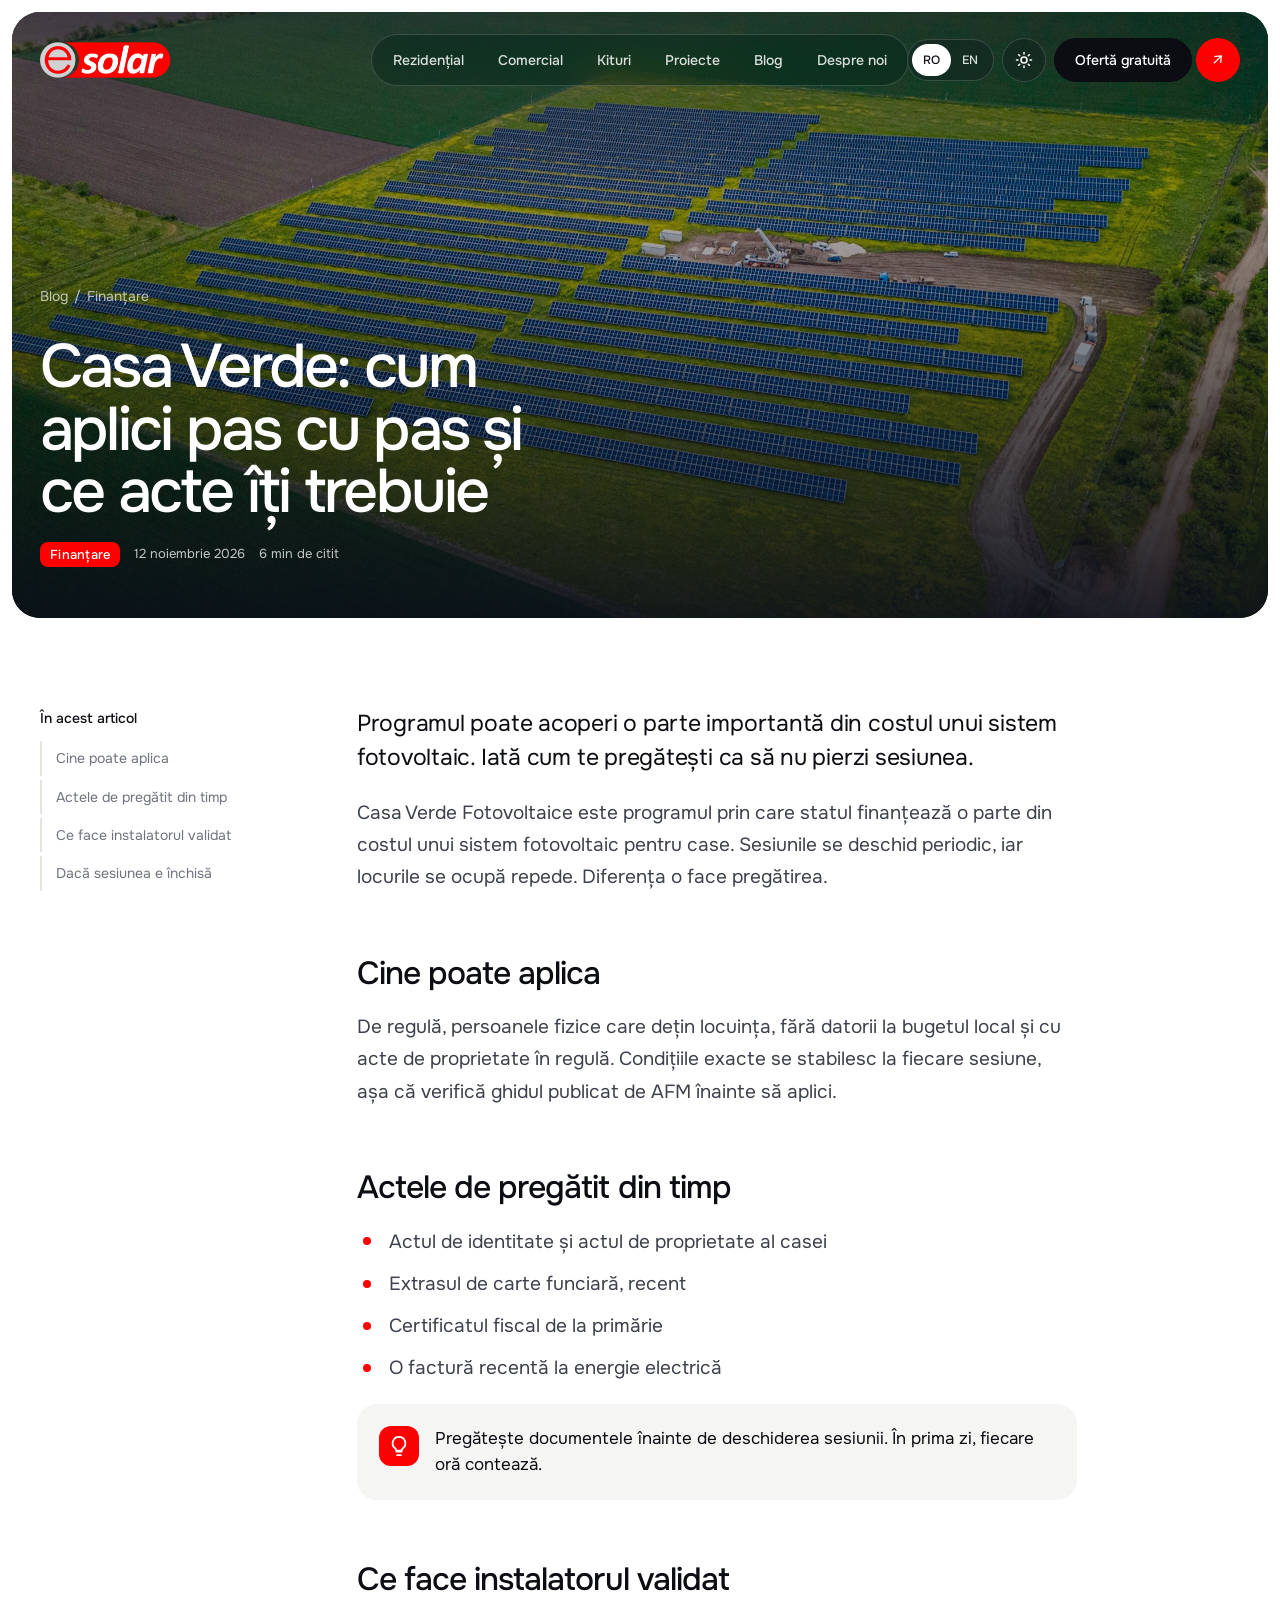
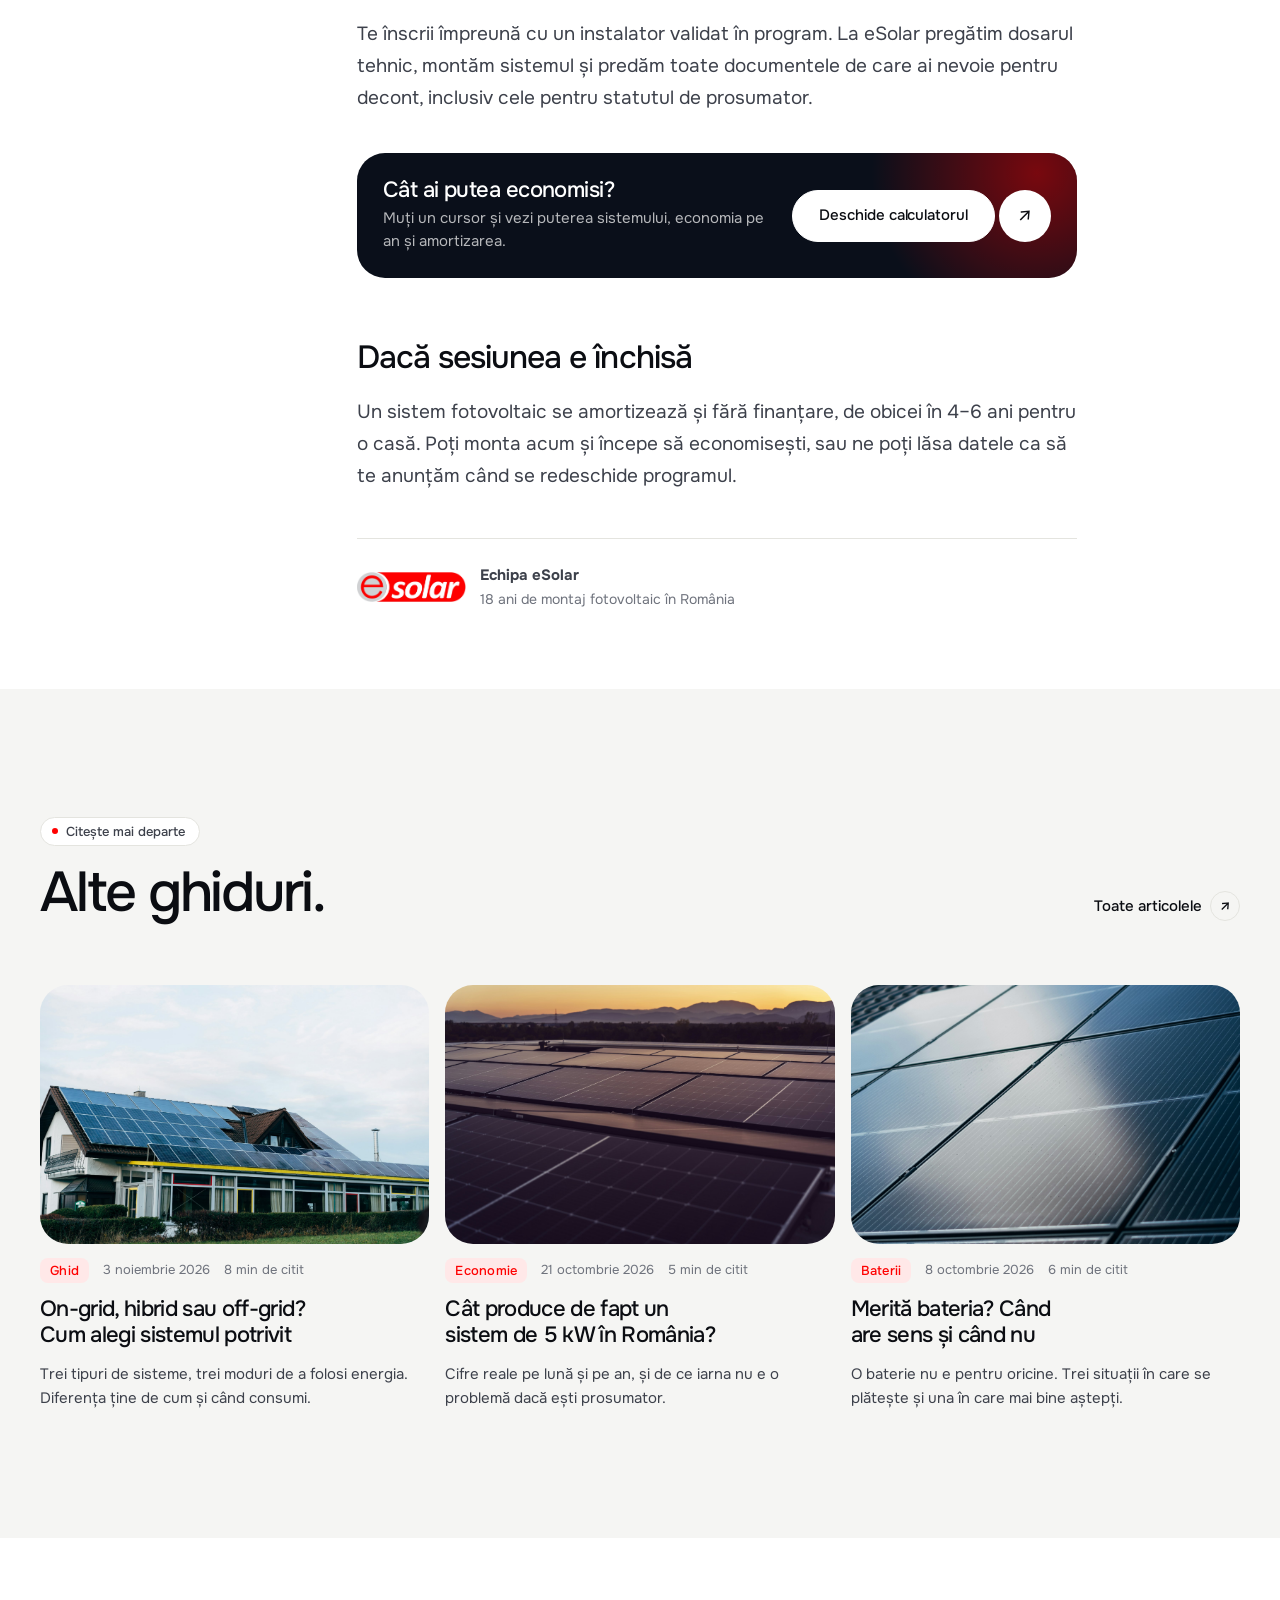
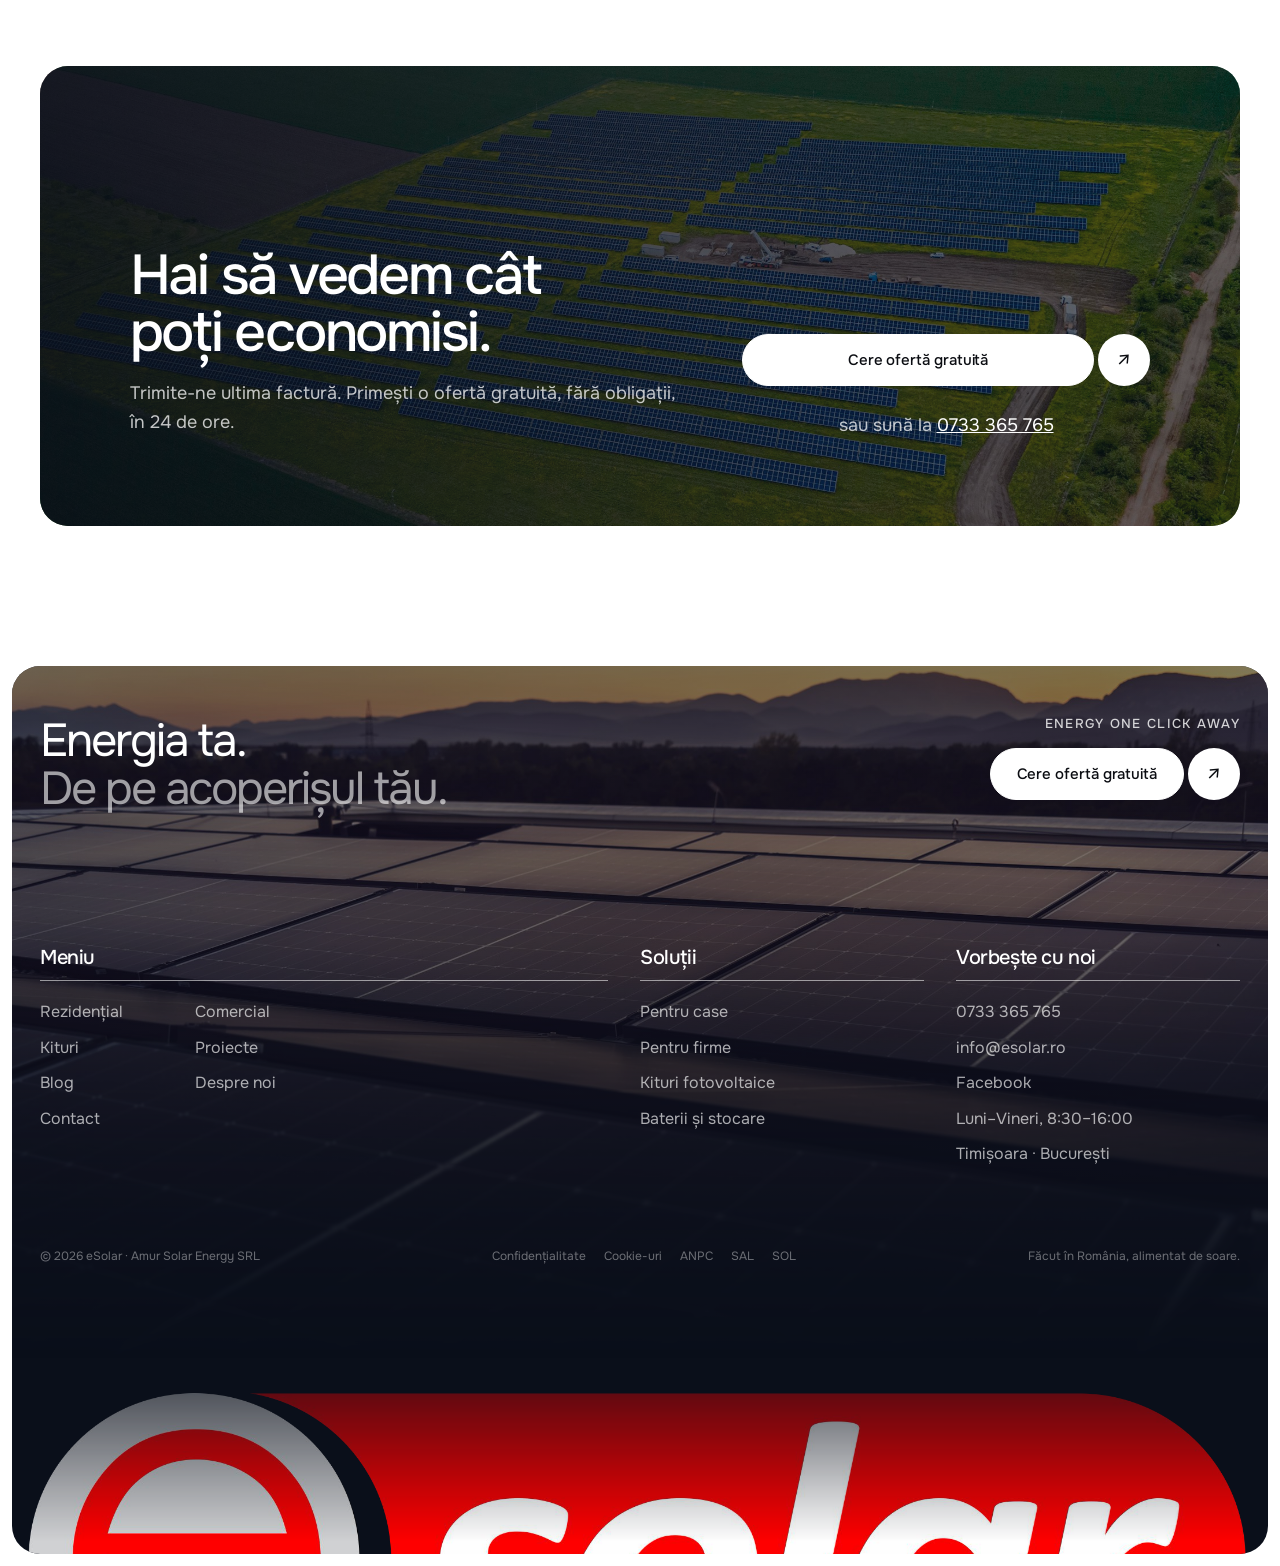
<file: articol.html>
<!doctype html>
<html lang="ro">
  <head>
    <meta name="robots" content="noindex, nofollow" />
    <meta charset="utf-8" />
    <meta name="viewport" content="width=device-width, initial-scale=1" />
    <title>Articol — eSolar</title>
    <meta name="description" content="Ghid eSolar despre energie solară." />
    <meta name="theme-color" content="#ffffff" media="(prefers-color-scheme: light)" />
    <meta name="theme-color" content="#0b0e14" media="(prefers-color-scheme: dark)" />
    <script>
      // Theme before first paint: ?theme= link > saved choice > device setting.
      (function () {
        var t = new URLSearchParams(location.search).get('theme');
        try { t = t || localStorage.getItem('esolar-theme'); } catch (e) {}
        if (t === 'dark' || t === 'light') document.documentElement.dataset.theme = t;
      })();
    </script>
    <link rel="preconnect" href="https://fonts.googleapis.com" />
    <link rel="preconnect" href="https://fonts.gstatic.com" crossorigin />
    <link href="https://fonts.googleapis.com/css2?family=Onest:wght@300..700&display=swap" rel="stylesheet" />
    <script type="module" crossorigin src="./assets/layout-C6jIOJP9.js"></script>
    <script type="module" crossorigin src="./assets/blog-DCyV94ja.js"></script>
    <link rel="stylesheet" crossorigin href="./assets/layout-DVrfpfRm.css">
    <link rel="stylesheet" crossorigin href="./assets/rez-BCdHy90a.css">
    <link rel="stylesheet" crossorigin href="./assets/blog-Bu27HRKj.css">
  </head>
  <body class="has-hero page-article">
    <div class="reading-bar" id="readingBar" aria-hidden="true"></div>
    <main>
      <section class="hero art-hero">
        <div class="hero__frame">
          <div class="hero__bg"><img id="artCover" src="img/fields.jpg" alt="" fetchpriority="high" /></div>
          <div class="art-hero__inner">
            <div class="crumbs"><a href="blog.html">Blog</a> / <span id="artCat"></span></div>
            <h1 id="artTitle"></h1>
            <div id="artMeta"></div>
          </div>
        </div>
      </section>
      <article class="wrap art" id="article">
        <nav class="toc" id="artToc" aria-label="Cuprins" data-en-aria="Contents"></nav>
        <div class="prose" id="artBody"></div>
      </article>
      <section class="section section--alt">
        <div class="wrap">
          <div class="section-head section-head--split reveal">
            <div>
              <span class="eyebrow" data-en="Keep reading">Citește mai departe</span>
              <h2 class="h-lg" data-en="More guides.">Alte ghiduri.</h2>
            </div>
            <a class="link-arrow" href="blog.html"><span data-en="All articles">Toate articolele</span><span class="arrow">↗</span></a>
          </div>
          <div class="blog-grid" id="artRelated"></div>
        </div>
      </section>
      <!-- CTA -->
      <section class="section">
        <div class="wrap">
          <div class="cta on-dark reveal">
            <div class="media"><img src="img/fields.jpg" alt="" loading="lazy" /></div>
            <div>
              <h2 class="h-lg" data-en="Let's see how much you could save.">Hai să vedem cât poți economisi.</h2>
              <p data-en="Send us your latest bill. A free, no-obligation offer within 24 hours.">Trimite-ne ultima factură. Primești o ofertă gratuită, fără obligații, în 24 de ore.</p>
            </div>
            <div class="cta__actions">
              <a class="btn-pair btn-pair--light" href="contact.html"><span class="btn" style="flex: 1" data-en="Get a free quote">Cere ofertă gratuită</span><span class="btn-pair__arrow" aria-hidden="true">↗</span></a>
              <p class="cta__phone"><span data-en="or call">sau sună la</span> <a href="tel:+40733365765">0733 365 765</a></p>
            </div>
          </div>
        </div>
      </section>
    </main>

  </body>
</html>
</file>
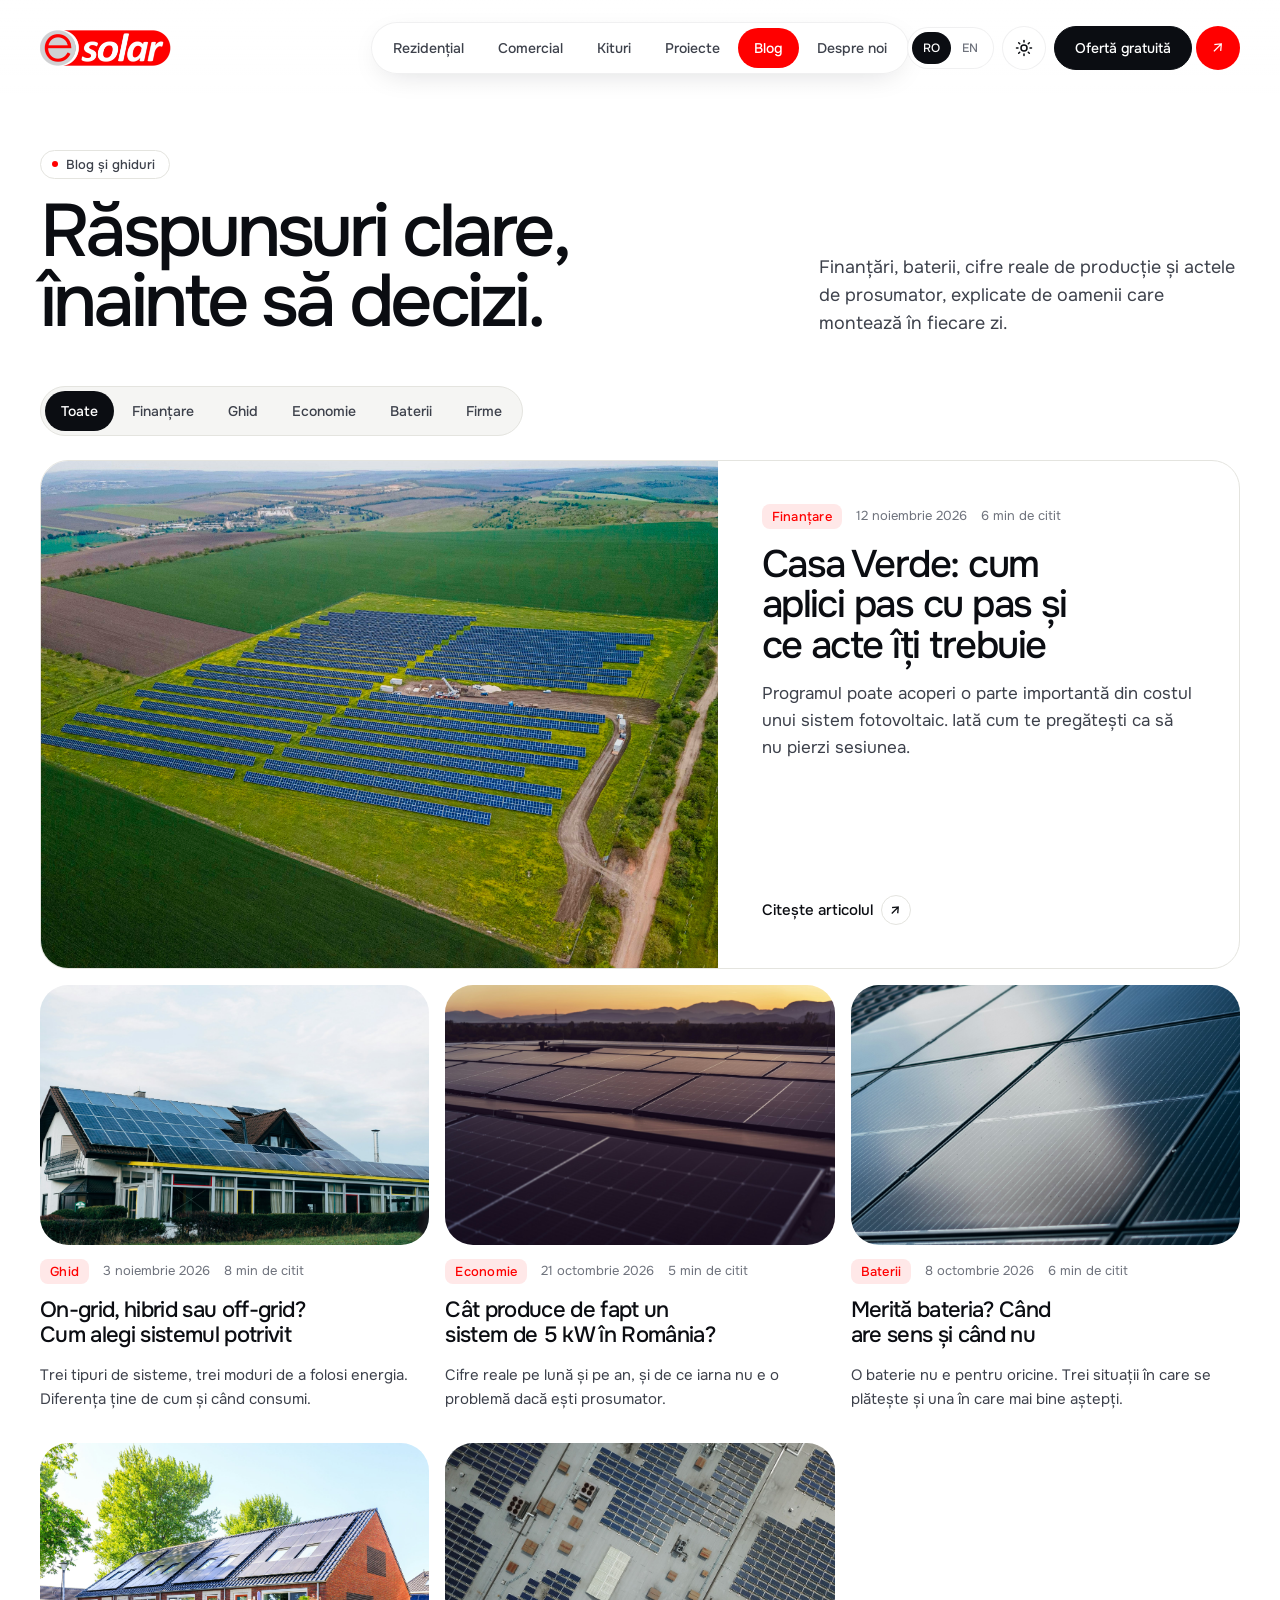
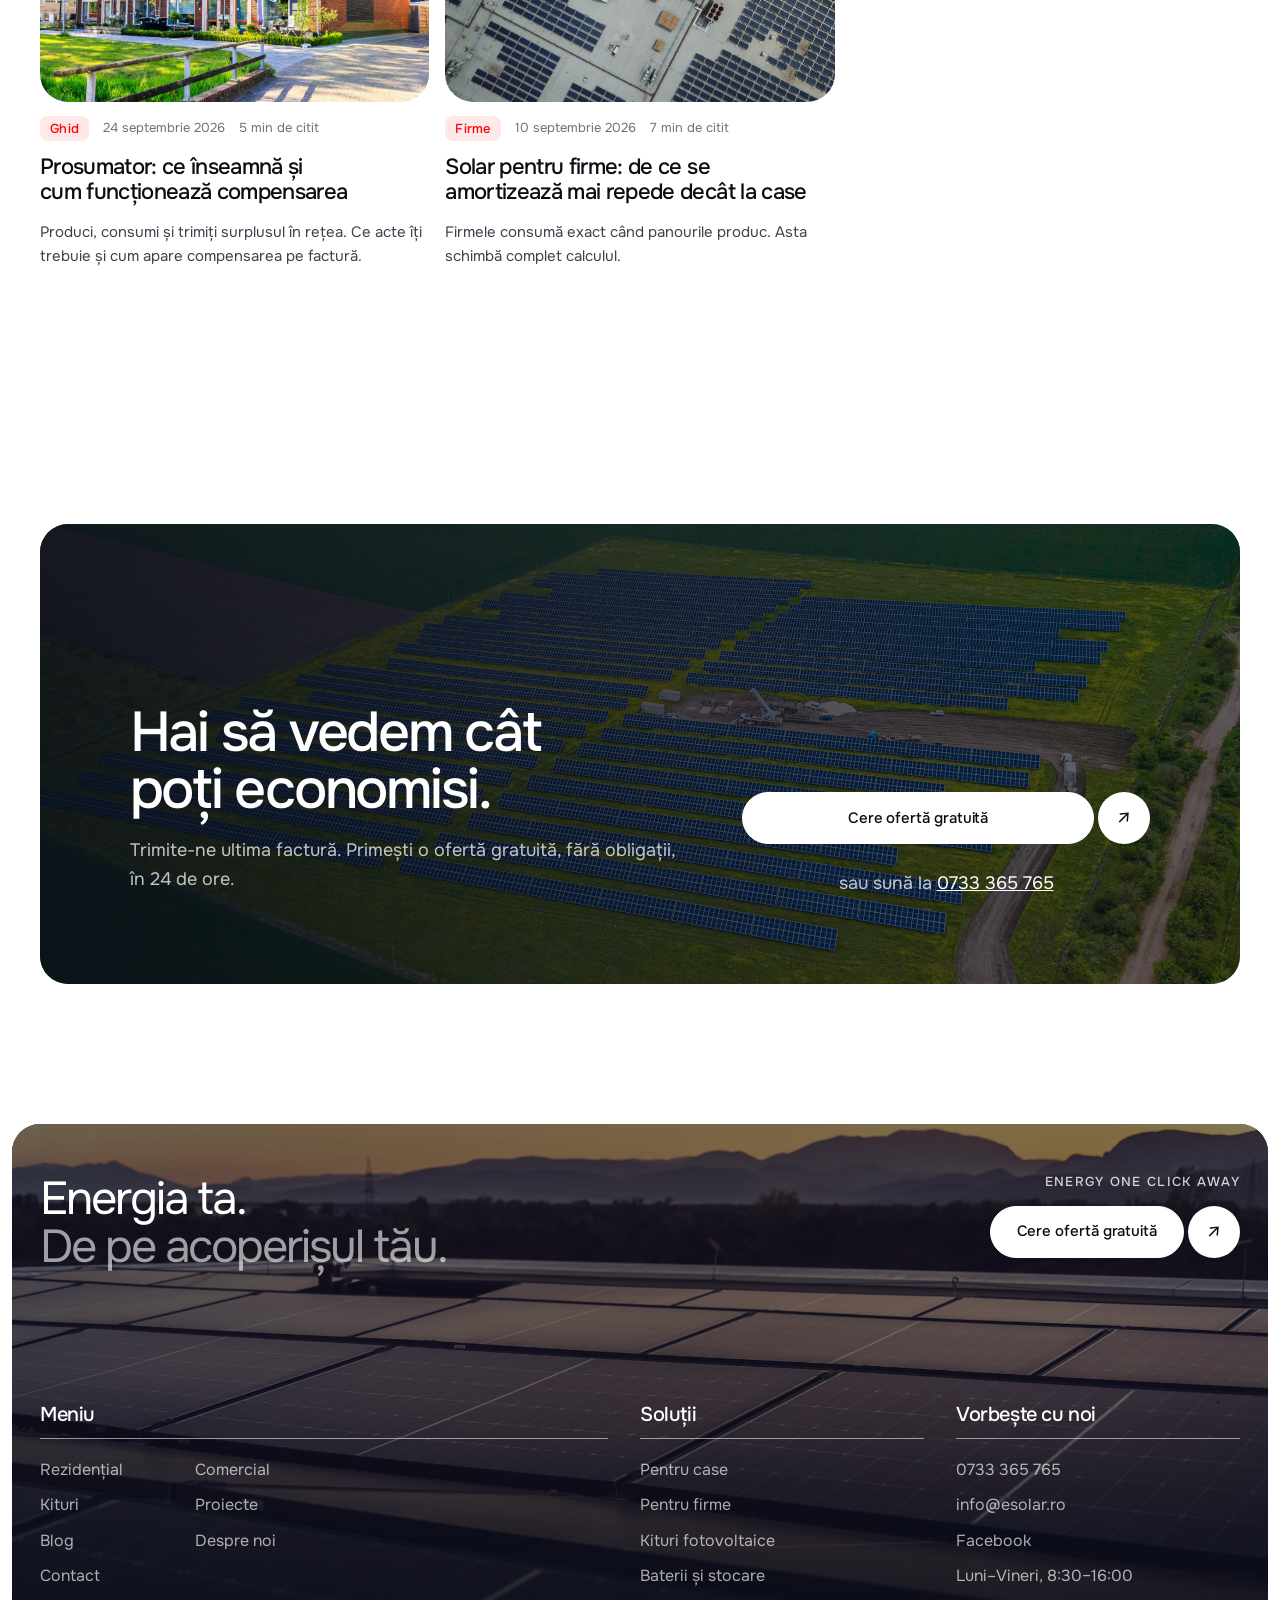
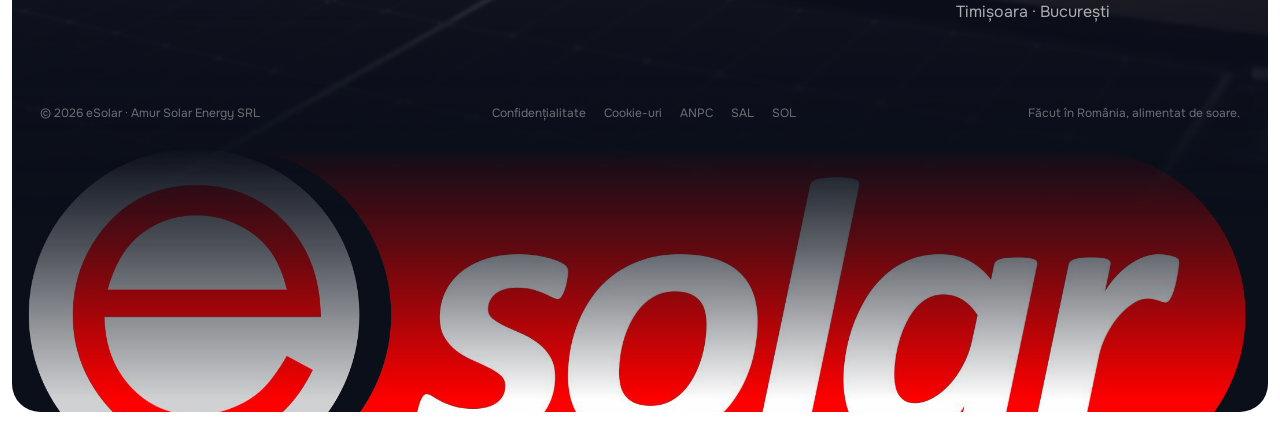
<file: blog.html>
<!doctype html>
<html lang="ro">
  <head>
    <meta name="robots" content="noindex, nofollow" />
    <meta charset="utf-8" />
    <meta name="viewport" content="width=device-width, initial-scale=1" />
    <title>Blog și ghiduri — eSolar</title>
    <meta name="description" content="Ghiduri clare despre panouri fotovoltaice, baterii, Casa Verde și statutul de prosumator, de la echipa eSolar." />
    <meta name="theme-color" content="#ffffff" media="(prefers-color-scheme: light)" />
    <meta name="theme-color" content="#0b0e14" media="(prefers-color-scheme: dark)" />
    <script>
      // Theme before first paint: ?theme= link > saved choice > device setting.
      (function () {
        var t = new URLSearchParams(location.search).get('theme');
        try { t = t || localStorage.getItem('esolar-theme'); } catch (e) {}
        if (t === 'dark' || t === 'light') document.documentElement.dataset.theme = t;
      })();
    </script>
    <link rel="preconnect" href="https://fonts.googleapis.com" />
    <link rel="preconnect" href="https://fonts.gstatic.com" crossorigin />
    <link href="https://fonts.googleapis.com/css2?family=Onest:wght@300..700&display=swap" rel="stylesheet" />
    <script type="module" crossorigin src="./assets/layout-C6jIOJP9.js"></script>
    <script type="module" crossorigin src="./assets/blog-DCyV94ja.js"></script>
    <link rel="stylesheet" crossorigin href="./assets/layout-DVrfpfRm.css">
    <link rel="stylesheet" crossorigin href="./assets/rez-BCdHy90a.css">
    <link rel="stylesheet" crossorigin href="./assets/blog-Bu27HRKj.css">
  </head>
  <body class="page-blog">
    <main>
      <section class="blog-head">
        <div class="wrap blog-head__inner">
          <div>
            <span class="eyebrow" data-en="Blog and guides">Blog și ghiduri</span>
            <h1 data-en-html="Clear answers,<br>before you decide.">Răspunsuri clare,<br>înainte să decizi.</h1>
          </div>
          <p class="lead" data-en="Funding, batteries, real production figures and prosumer paperwork, explained by the people who install it every day.">Finanțări, baterii, cifre reale de producție și actele de prosumator, explicate de oamenii care montează în fiecare zi.</p>
        </div>
      </section>
      <section style="padding-bottom: var(--section)">
        <div class="wrap">
          <div class="blog-cats" id="blogCats" role="group" aria-label="Categorii" data-en-aria="Categories"></div>
          <div id="blogList" aria-live="polite"></div>
        </div>
      </section>
      <!-- CTA -->
      <section class="section">
        <div class="wrap">
          <div class="cta on-dark reveal">
            <div class="media"><img src="img/fields.jpg" alt="" loading="lazy" /></div>
            <div>
              <h2 class="h-lg" data-en="Let's see how much you could save.">Hai să vedem cât poți economisi.</h2>
              <p data-en="Send us your latest bill. A free, no-obligation offer within 24 hours.">Trimite-ne ultima factură. Primești o ofertă gratuită, fără obligații, în 24 de ore.</p>
            </div>
            <div class="cta__actions">
              <a class="btn-pair btn-pair--light" href="contact.html"><span class="btn" style="flex: 1" data-en="Get a free quote">Cere ofertă gratuită</span><span class="btn-pair__arrow" aria-hidden="true">↗</span></a>
              <p class="cta__phone"><span data-en="or call">sau sună la</span> <a href="tel:+40733365765">0733 365 765</a></p>
            </div>
          </div>
        </div>
      </section>
    </main>

  </body>
</html>
</file>
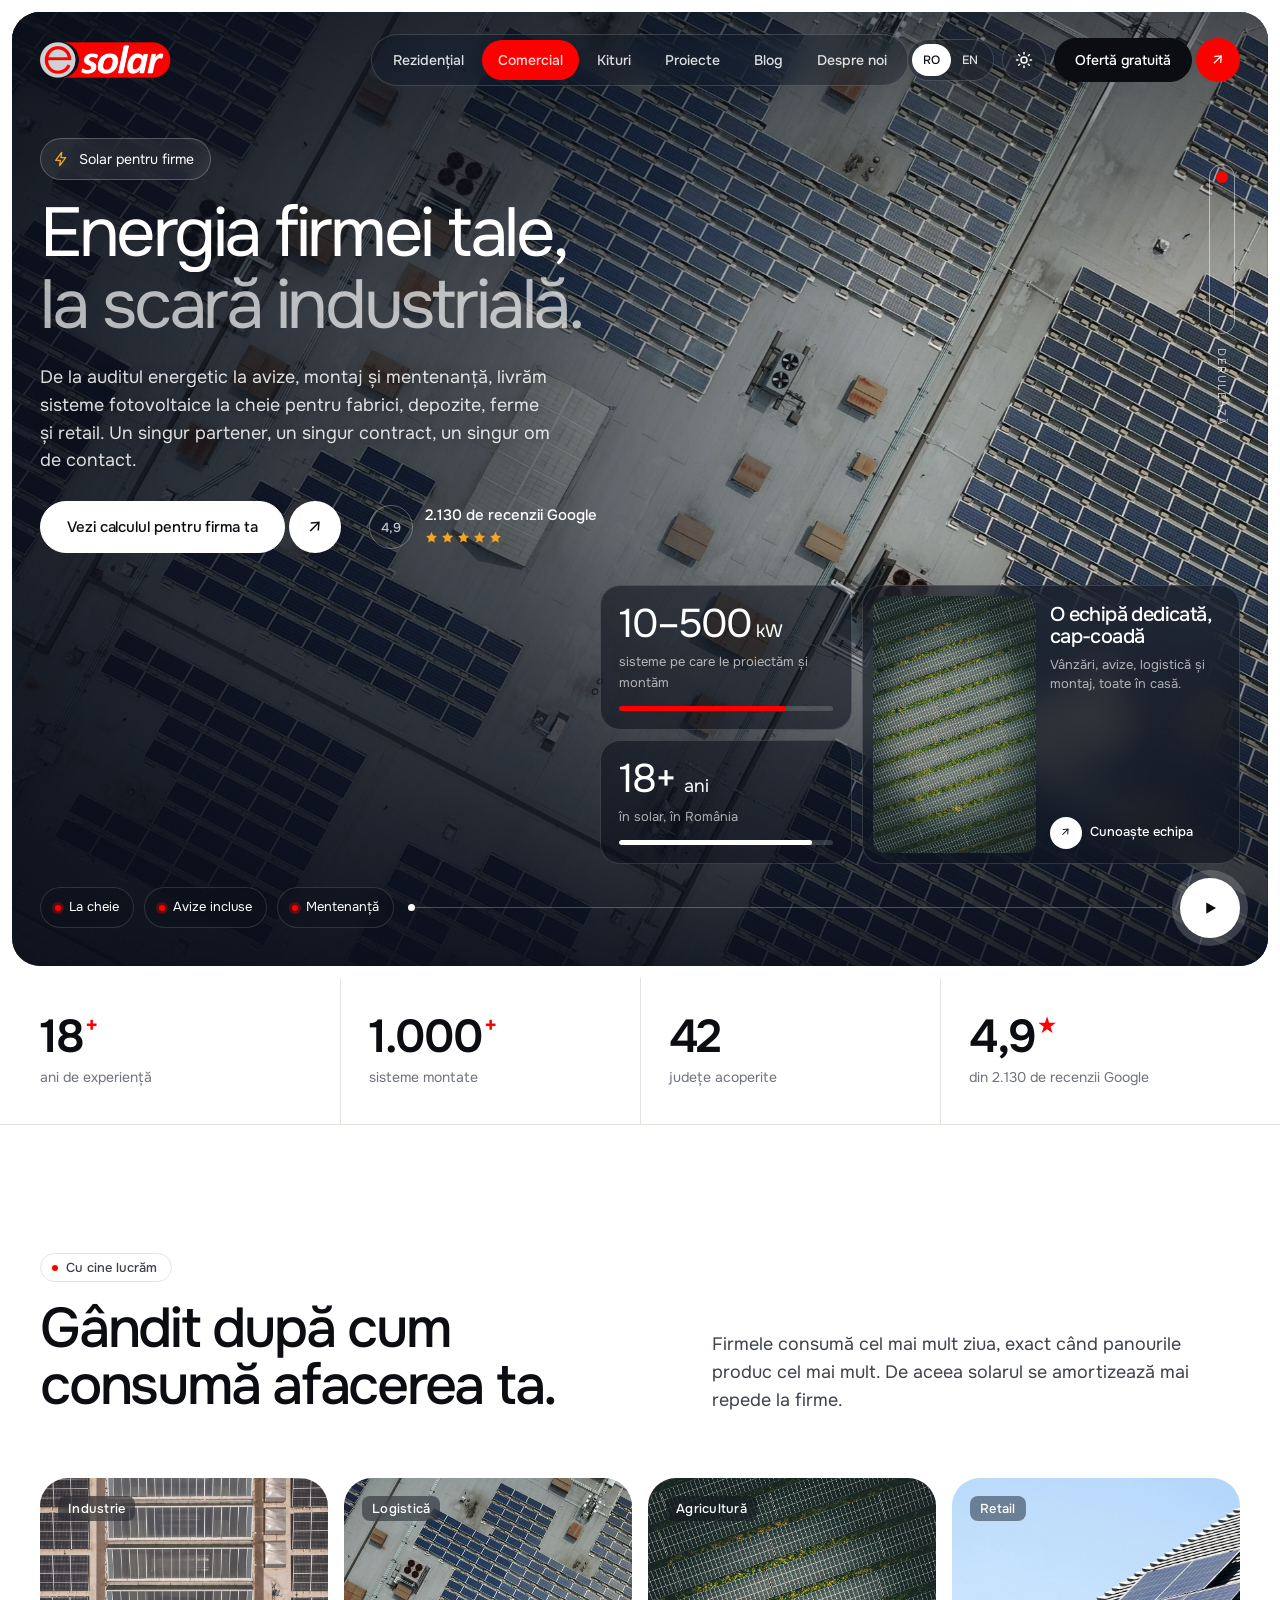
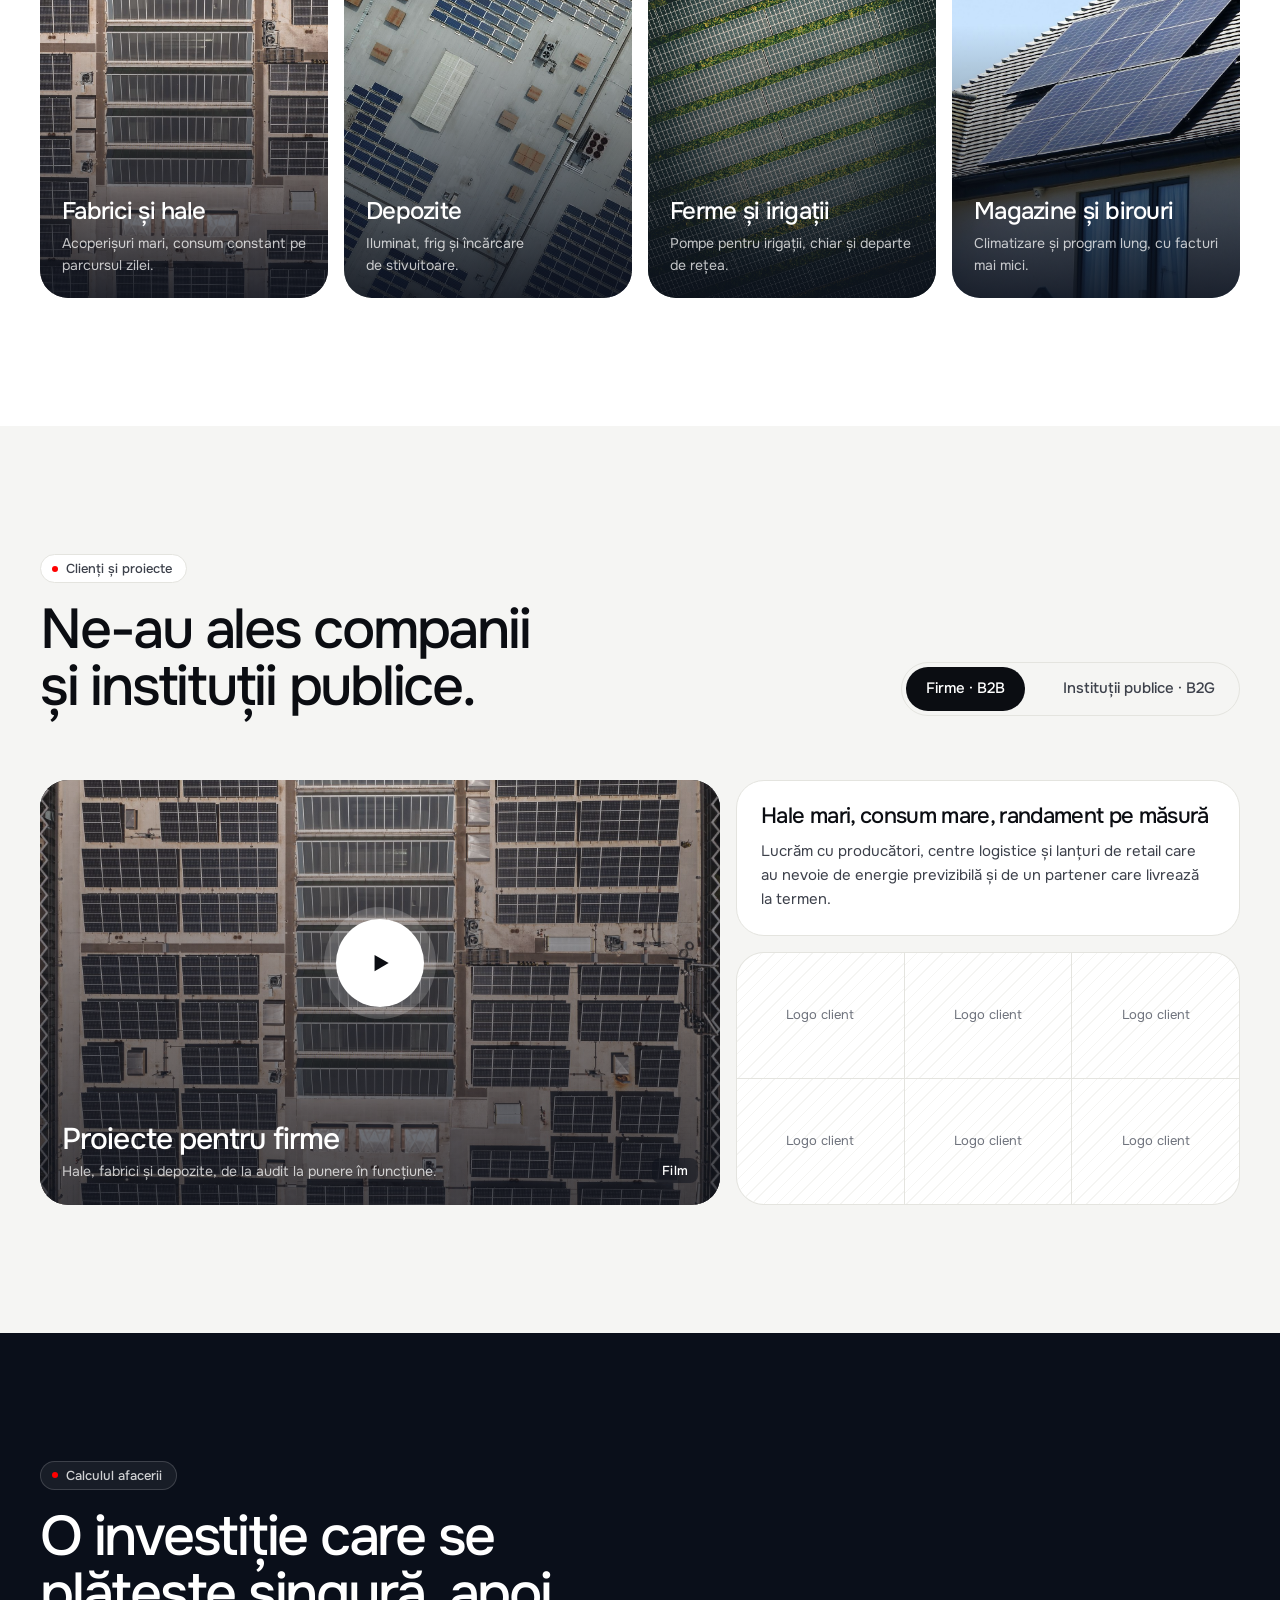
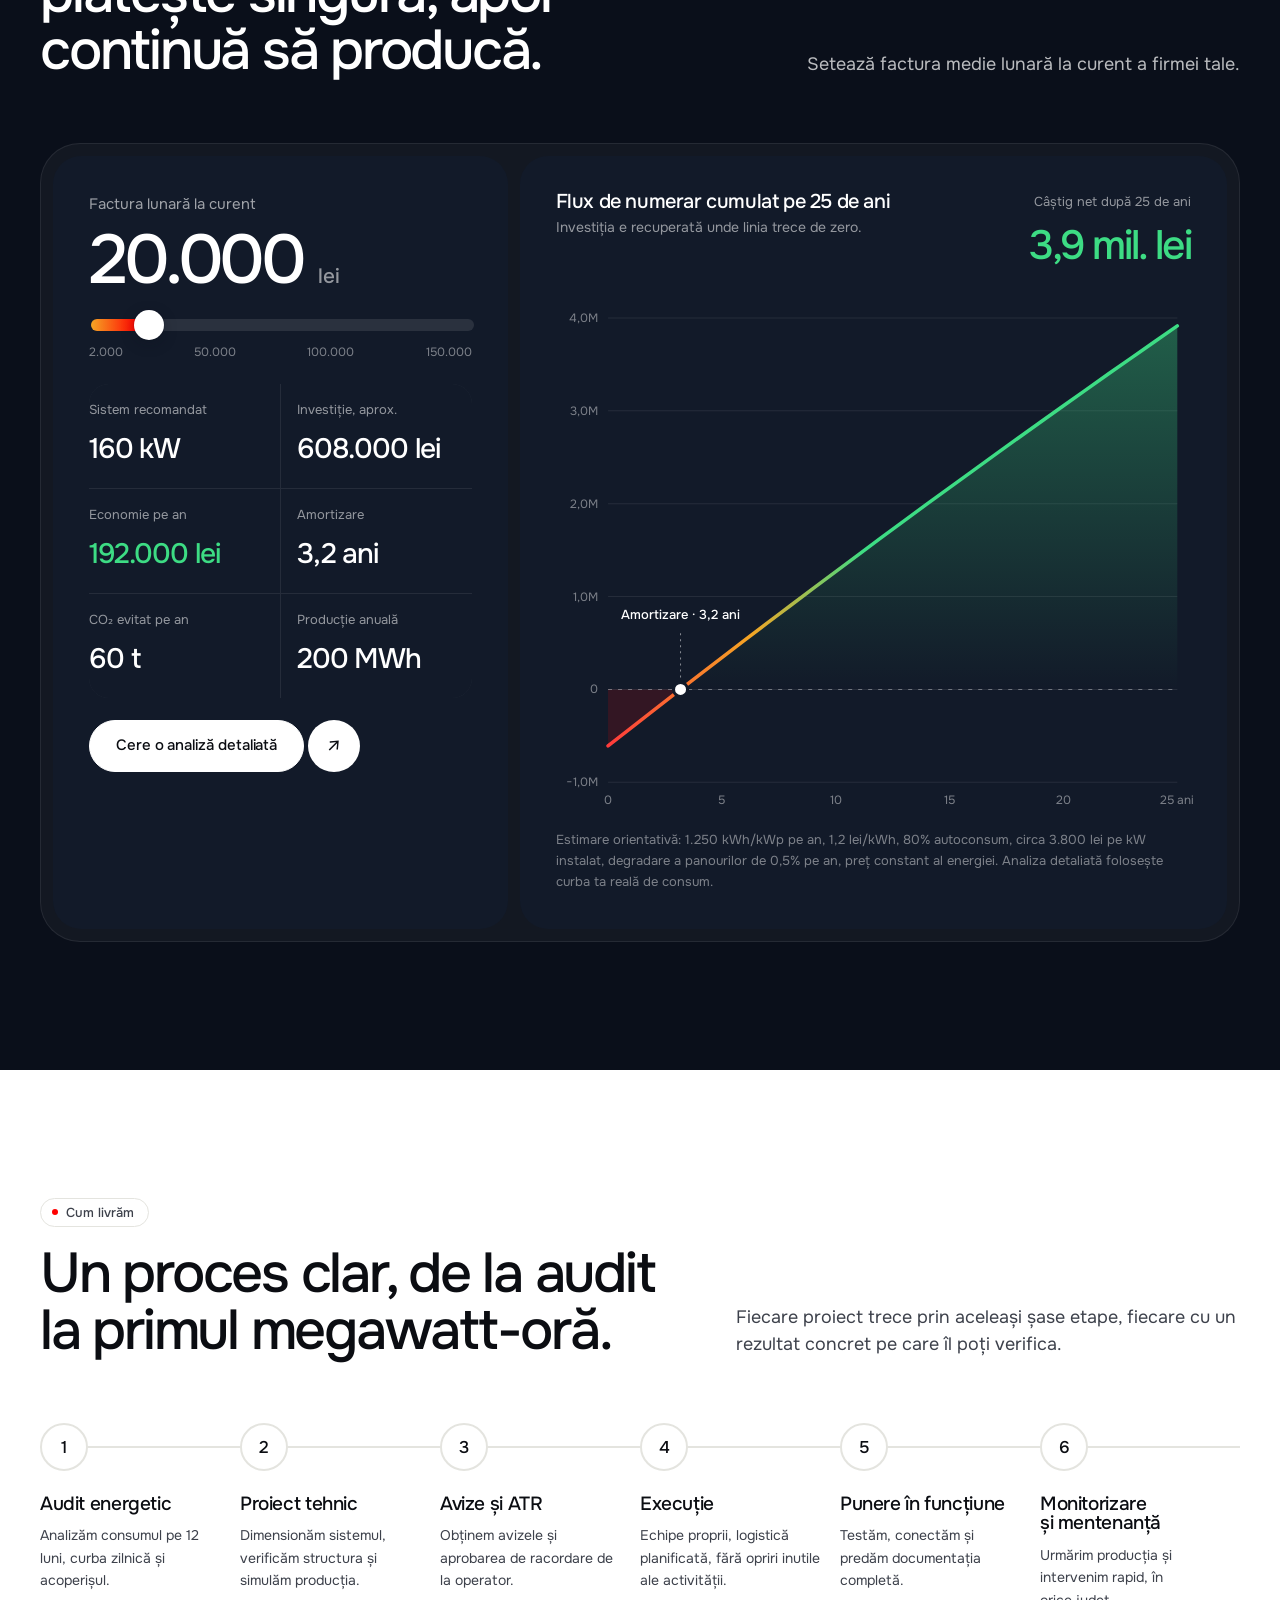
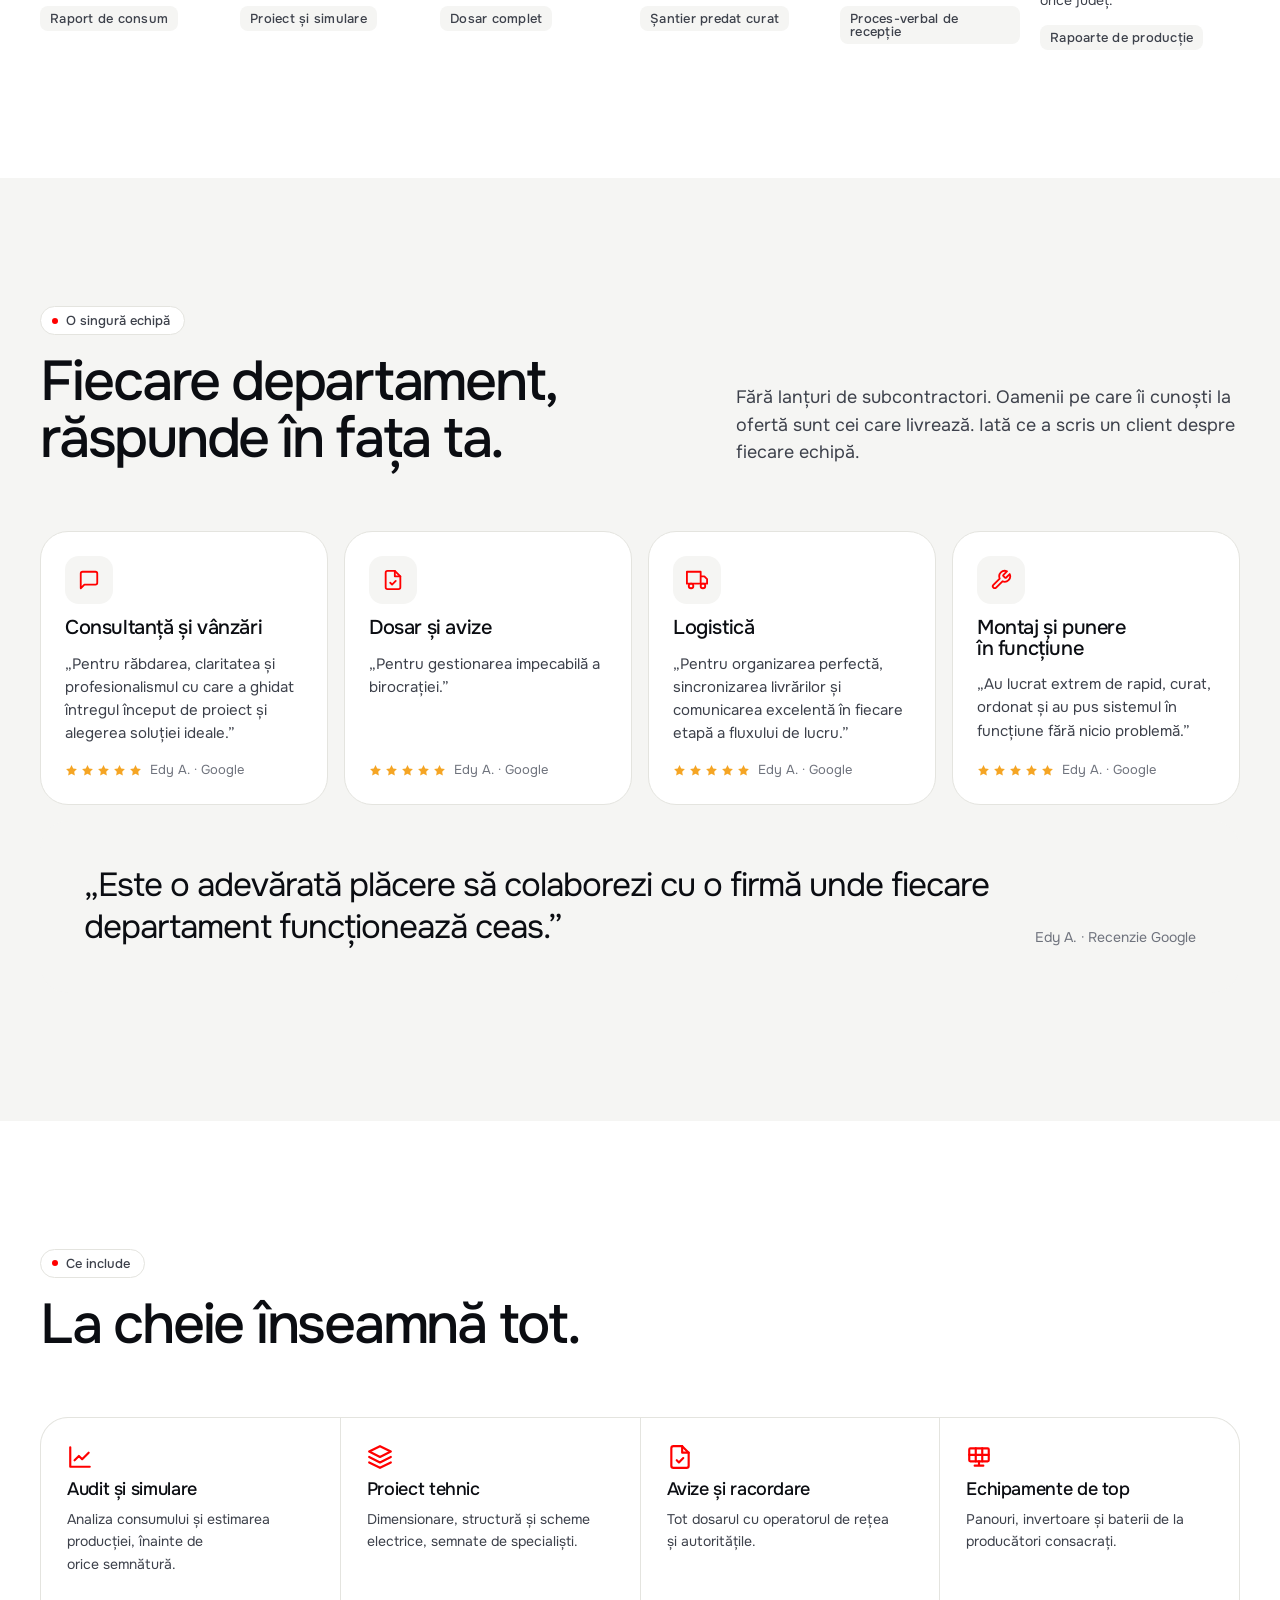
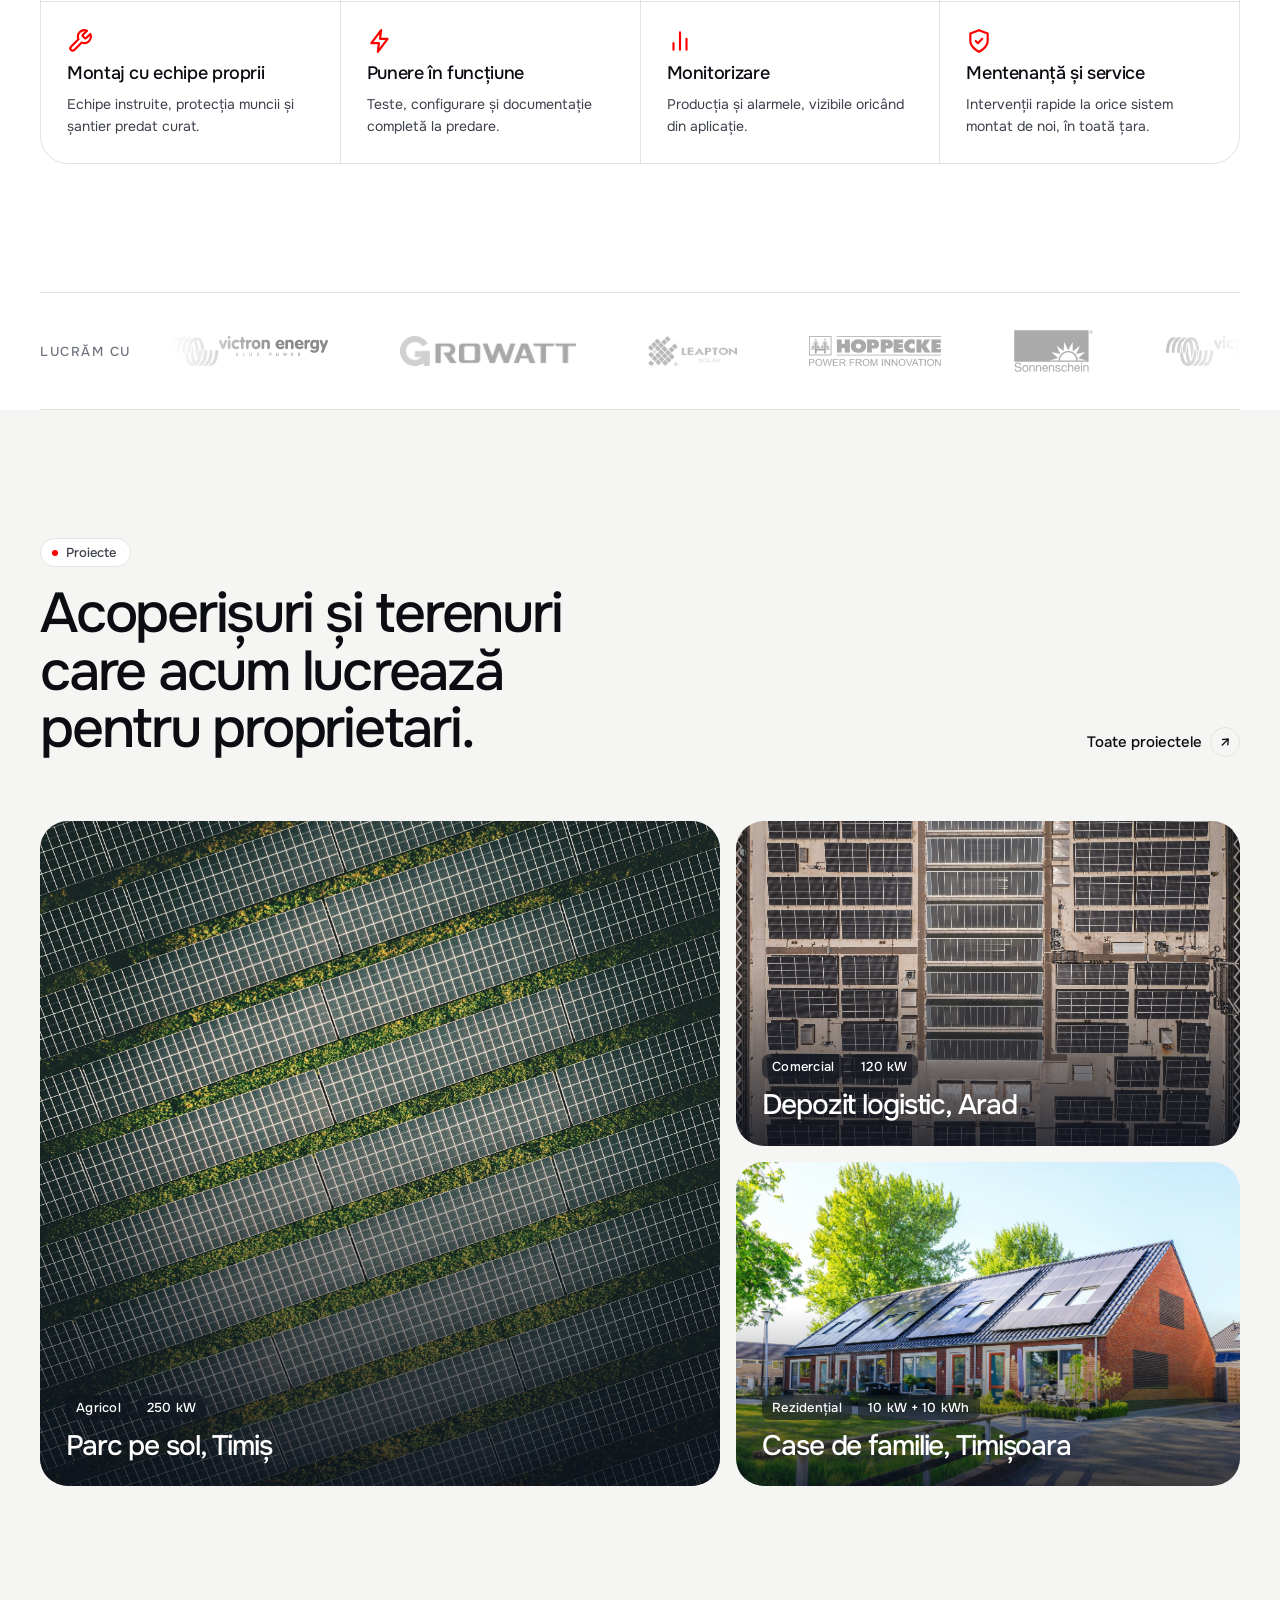
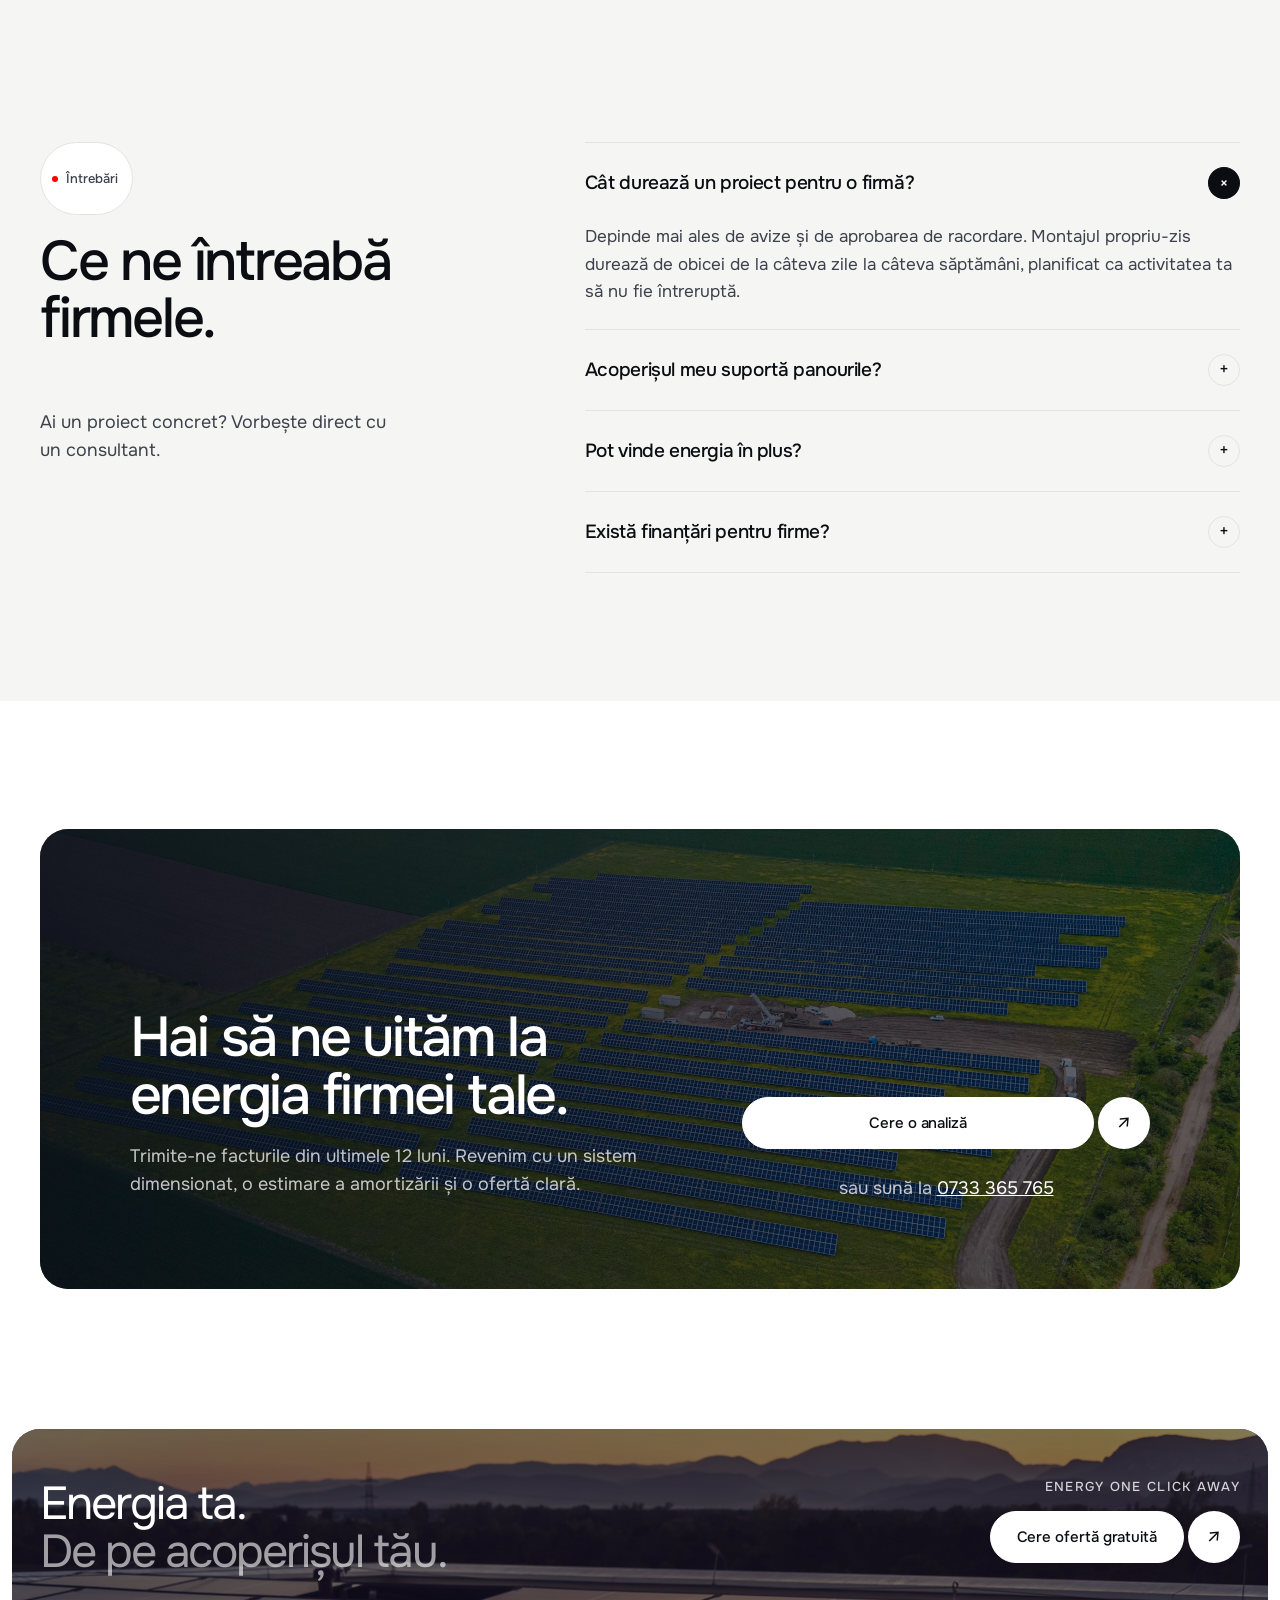
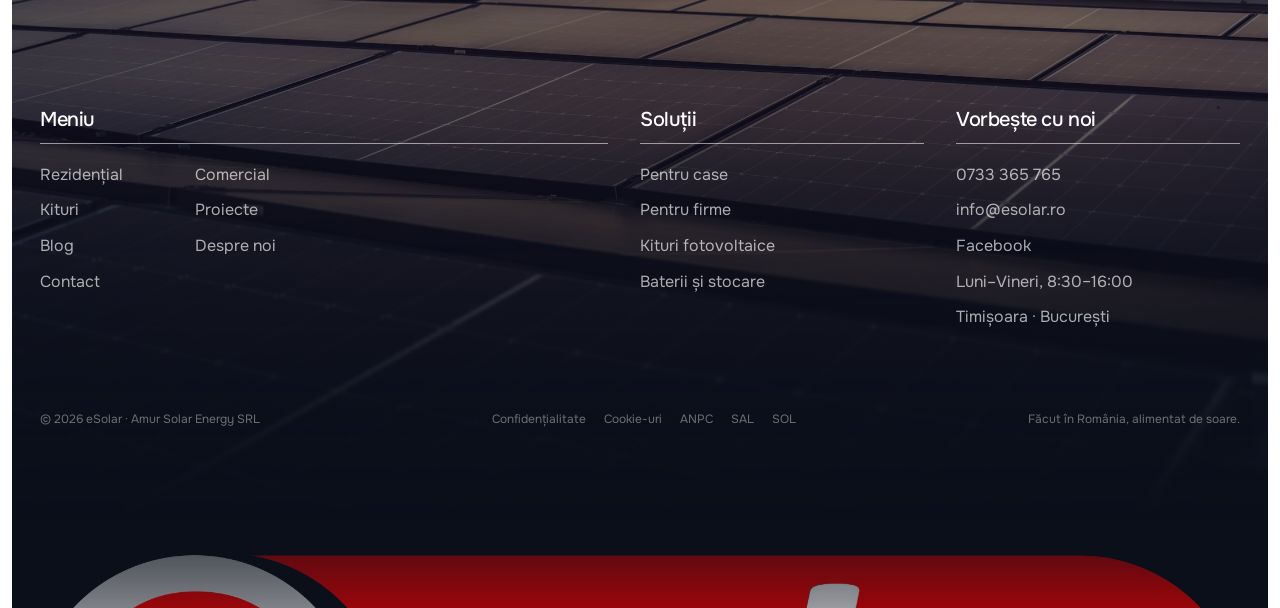
<file: comercial.html>
<!doctype html>
<html lang="ro">
  <head>
    <meta name="robots" content="noindex, nofollow" />
    <meta charset="utf-8" />
    <meta name="viewport" content="width=device-width, initial-scale=1" />
    <title>Sisteme fotovoltaice pentru firme — eSolar</title>
    <meta name="description" content="Sisteme fotovoltaice la cheie pentru hale, ferme, logistică și retail: audit, proiect, avize, montaj și mentenanță. eSolar, de peste 18 ani." />
    <meta name="theme-color" content="#ffffff" media="(prefers-color-scheme: light)" />
    <meta name="theme-color" content="#0b0e14" media="(prefers-color-scheme: dark)" />
    <script>
      // Theme before first paint: ?theme= link > saved choice > device setting.
      (function () {
        var t = new URLSearchParams(location.search).get('theme');
        try { t = t || localStorage.getItem('esolar-theme'); } catch (e) {}
        if (t === 'dark' || t === 'light') document.documentElement.dataset.theme = t;
      })();
    </script>
    <link rel="preconnect" href="https://fonts.googleapis.com" />
    <link rel="preconnect" href="https://fonts.gstatic.com" crossorigin />
    <link href="https://fonts.googleapis.com/css2?family=Onest:wght@300..700&display=swap" rel="stylesheet" />
    <link rel="preload" as="image" href="img/industrial.jpg" />
    <script type="module" crossorigin src="./assets/comercial-D80HX4RT.js"></script>
    <link rel="modulepreload" crossorigin href="./assets/layout-C6jIOJP9.js">
    <link rel="stylesheet" crossorigin href="./assets/layout-DVrfpfRm.css">
    <link rel="stylesheet" crossorigin href="./assets/rez-BCdHy90a.css">
    <link rel="stylesheet" crossorigin href="./assets/com-Bpf9O7QG.css">
  </head>
  <body class="has-hero page-com">
    <main>
      <!-- HERO -->
      <section class="hero hero--page">
        <div class="hero__frame">
          <div class="hero__bg"><img src="img/industrial.jpg" alt="" fetchpriority="high" /></div>
          <div class="hero__top">
            <span class="hero__chip">
              <svg width="16" height="16" viewBox="0 0 24 24" fill="none" stroke="currentColor" stroke-width="2" stroke-linecap="round" stroke-linejoin="round"><path d="M13 2 4 14h7l-1 8 9-12h-7z"/></svg>
              <span data-en="Solar for business">Solar pentru firme</span>
            </span>
            <h1>
              <span class="line"><span data-en="Your company's energy,">Energia firmei tale,</span></span>
              <span class="line"><span class="soft" data-en="at industrial scale.">la scară industrială.</span></span>
            </h1>
            <p class="lead" data-en="From energy audit to permits, installation and maintenance, we deliver turnkey solar systems for factories, warehouses, farms and retail. One partner, one contract, one point of contact.">De la auditul energetic la avize, montaj și mentenanță, livrăm sisteme fotovoltaice la cheie pentru fabrici, depozite, ferme și retail. Un singur partener, un singur contract, un singur om de contact.</p>
            <div class="hero__cta-row">
              <a class="btn-pair btn-pair--light" href="#business-case"><span class="btn" data-en="See your business case">Vezi calculul pentru firma ta</span><span class="btn-pair__arrow" aria-hidden="true">↗</span></a>
              <div class="proof">
                <span class="proof__badge">4,9</span>
                <div><b data-en="2,130 Google reviews">2.130 de recenzii Google</b><span class="stars stars--sm" aria-label="5 stele"><svg viewBox="0 0 24 24" fill="currentColor"><path d="m12 2 3.1 6.3 6.9 1-5 4.9 1.2 6.8L12 17.8 5.8 21l1.2-6.8-5-4.9 6.9-1z"/></svg><svg viewBox="0 0 24 24" fill="currentColor"><path d="m12 2 3.1 6.3 6.9 1-5 4.9 1.2 6.8L12 17.8 5.8 21l1.2-6.8-5-4.9 6.9-1z"/></svg><svg viewBox="0 0 24 24" fill="currentColor"><path d="m12 2 3.1 6.3 6.9 1-5 4.9 1.2 6.8L12 17.8 5.8 21l1.2-6.8-5-4.9 6.9-1z"/></svg><svg viewBox="0 0 24 24" fill="currentColor"><path d="m12 2 3.1 6.3 6.9 1-5 4.9 1.2 6.8L12 17.8 5.8 21l1.2-6.8-5-4.9 6.9-1z"/></svg><svg viewBox="0 0 24 24" fill="currentColor"><path d="m12 2 3.1 6.3 6.9 1-5 4.9 1.2 6.8L12 17.8 5.8 21l1.2-6.8-5-4.9 6.9-1z"/></svg></span></div>
              </div>
            </div>
          </div>
          <div class="hero__rail" aria-hidden="true">
            <div class="track"><i></i></div>
            <span data-en="Scroll down">Derulează</span>
          </div>
          <div class="hero__bottom">
            <div class="hero__cards">
              <div class="hero__stats">
                <div class="glass metric">
                  <strong>10–500<small style="font-size: 18px; letter-spacing: 0"> kW</small></strong>
                  <span data-en="systems we design and install">sisteme pe care le proiectăm și montăm</span>
                  <div class="meter meter--red"><i style="--v: 78%"></i></div>
                </div>
                <div class="glass metric">
                  <strong>18+ <small style="font-size: 18px; letter-spacing: 0" data-en="yrs">ani</small></strong>
                  <span data-en="in Romanian solar">în solar, în România</span>
                  <div class="meter"><i style="--v: 90%"></i></div>
                </div>
              </div>
              <div class="glass feature">
                <div class="media"><img src="img/farm.jpg" alt="" /></div>
                <div class="feature__body">
                  <div>
                    <h3 data-en="Your own team, end to end">O echipă dedicată, cap-coadă</h3>
                    <p data-en="Sales, permits, logistics and installation, all in-house.">Vânzări, avize, logistică și montaj, toate în casă.</p>
                  </div>
                  <a class="feature__link" href="#echipa"><b>↗</b><span data-en="Meet the team">Cunoaște echipa</span></a>
                </div>
              </div>
            </div>
            <div class="hero__bar">
              <span class="pill" data-en="Turnkey">La cheie</span>
              <span class="pill" data-en="Permits included">Avize incluse</span>
              <span class="pill" data-en="Maintenance">Mentenanță</span>
              <span class="hero__line"><i></i></span>
              <a class="play" href="#livrare" aria-label="Vezi cum livrăm" data-en-aria="See how we deliver">
                <svg width="18" height="18" viewBox="0 0 24 24" fill="currentColor"><path d="M7 4.5v15l13-7.5z" /></svg>
              </a>
            </div>
          </div>
        </div>
      </section>

      <!-- STATS -->
      <section class="stats">
        <div class="wrap stats__grid">
          <div class="stat reveal"><strong data-count="18">18<sup>+</sup></strong><span data-en="years of experience">ani de experiență</span></div>
          <div class="stat reveal"><strong data-count="1000">1.000<sup>+</sup></strong><span data-en="systems installed">sisteme montate</span></div>
          <div class="stat reveal"><strong data-count="42">42</strong><span data-en="counties covered">județe acoperite</span></div>
          <div class="stat reveal"><strong>4,9<sup>★</sup></strong><span data-en="from 2,130 Google reviews">din 2.130 de recenzii Google</span></div>
        </div>
      </section>


      <!-- SECTORS -->
      <section class="section">
        <div class="wrap">
          <div class="section-head section-head--split reveal">
            <div>
              <span class="eyebrow" data-en="Who we work with">Cu cine lucrăm</span>
              <h2 class="h-lg" data-en="Built for the way your business uses energy.">Gândit după cum consumă afacerea ta.</h2>
            </div>
            <p class="lead" style="max-width: 44ch" data-en="Businesses use most power during the day, exactly when panels produce most. That's why solar pays back faster for companies.">Firmele consumă cel mai mult ziua, exact când panourile produc cel mai mult. De aceea solarul se amortizează mai repede la firme.</p>
          </div>
          <div class="sectors">
            <a class="sector reveal" href="contact.html">
              <div class="media"><img src="img/industrial2.jpg" alt="" loading="lazy" /></div>
              <span class="tag tag--glass" data-en="Industry">Industrie</span>
              <h3 data-en="Factories and halls">Fabrici și hale</h3>
              <p data-en="Large roofs and steady daytime demand.">Acoperișuri mari, consum constant pe parcursul zilei.</p>
            </a>
            <a class="sector reveal" href="contact.html">
              <div class="media"><img src="img/industrial.jpg" alt="" loading="lazy" /></div>
              <span class="tag tag--glass" data-en="Logistics">Logistică</span>
              <h3 data-en="Warehouses">Depozite</h3>
              <p data-en="Lighting, cold storage and forklift charging.">Iluminat, frig și încărcare de stivuitoare.</p>
            </a>
            <a class="sector reveal" href="contact.html">
              <div class="media"><img src="img/farm.jpg" alt="" loading="lazy" /></div>
              <span class="tag tag--glass" data-en="Agriculture">Agricultură</span>
              <h3 data-en="Farms and irrigation">Ferme și irigații</h3>
              <p data-en="Irrigation pumps, even far from the grid.">Pompe pentru irigații, chiar și departe de rețea.</p>
            </a>
            <a class="sector reveal" href="contact.html">
              <div class="media"><img src="img/hero.jpg" alt="" loading="lazy" /></div>
              <span class="tag tag--glass" data-en="Retail">Retail</span>
              <h3 data-en="Shops and offices">Magazine și birouri</h3>
              <p data-en="Air conditioning and long hours, with lower bills.">Climatizare și program lung, cu facturi mai mici.</p>
            </a>
          </div>
        </div>
      </section>

      <!-- CLIENTS: B2B / B2G -->
      <section class="section section--alt" id="clienti">
        <div class="wrap">
          <div class="section-head section-head--split reveal">
            <div>
              <span class="eyebrow" data-en="Clients and projects">Clienți și proiecte</span>
              <h2 class="h-lg" data-en="Trusted by companies and public institutions.">Ne-au ales companii și instituții publice.</h2>
            </div>
            <div class="clients-tabs" role="tablist" aria-label="Tip client" data-en-aria="Client type">
              <button type="button" role="tab" id="tab-b2b" aria-selected="true" aria-controls="panel-b2b" data-en="Companies · B2B">Firme · B2B</button>
              <button type="button" role="tab" id="tab-b2g" aria-selected="false" aria-controls="panel-b2g" data-en="Public sector · B2G">Instituții publice · B2G</button>
            </div>
          </div>
          <div class="reveal">
            <div class="clients-panel" id="panel-b2b" role="tabpanel" aria-labelledby="tab-b2b">
              <!-- VIDEO: add the B2B film as data-src (mp4 in /public/video/ or a YouTube/Vimeo embed URL) -->
              <div class="vid" data-src="">
                <img src="img/industrial2.jpg" alt="" loading="lazy" />
                <div class="vid__ui">
                  <button class="vid__play" type="button" aria-label="Pornește filmul" data-en-aria="Play the film"><svg width="26" height="26" viewBox="0 0 24 24" fill="currentColor"><path d="M7 4.5v15l13-7.5z" /></svg></button>
                  <div class="vid__meta">
                    <div>
                      <h3 data-en="Projects for companies">Proiecte pentru firme</h3>
                      <p data-en="Halls, factories and warehouses, from audit to commissioning.">Hale, fabrici și depozite, de la audit la punere în funcțiune.</p>
                    </div>
                    <span class="tag tag--glass" data-en="Film">Film</span>
                  </div>
                </div>
              </div>
              <div class="clients-side">
                <div class="clients-intro">
                  <h3 data-en="Big halls, big consumption, returns to match">Hale mari, consum mare, randament pe măsură</h3>
                  <p data-en="We work with manufacturers, logistics hubs and retail chains that need predictable energy and a partner who delivers on time.">Lucrăm cu producători, centre logistice și lanțuri de retail care au nevoie de energie previzibilă și de un partener care livrează la termen.</p>
                </div>
                <!-- CLIENT LOGOS: replace each .logo-slot with <div><img src="brand/clients/name.svg" alt="Client name" /></div> -->
                <div class="logo-wall"><div class="logo-slot" data-en="Client logo">Logo client</div><div class="logo-slot" data-en="Client logo">Logo client</div><div class="logo-slot" data-en="Client logo">Logo client</div><div class="logo-slot" data-en="Client logo">Logo client</div><div class="logo-slot" data-en="Client logo">Logo client</div><div class="logo-slot" data-en="Client logo">Logo client</div></div>
              </div>
            </div>
            <div class="clients-panel" id="panel-b2g" role="tabpanel" aria-labelledby="tab-b2g" hidden>
              <!-- VIDEO: add the B2G film as data-src (mp4 in /public/video/ or a YouTube/Vimeo embed URL) -->
              <div class="vid" data-src="">
                <img src="img/farm.jpg" alt="" loading="lazy" />
                <div class="vid__ui">
                  <button class="vid__play" type="button" aria-label="Pornește filmul" data-en-aria="Play the film"><svg width="26" height="26" viewBox="0 0 24 24" fill="currentColor"><path d="M7 4.5v15l13-7.5z" /></svg></button>
                  <div class="vid__meta">
                    <div>
                      <h3 data-en="Public sector projects">Proiecte pentru sectorul public</h3>
                      <p data-en="Schools, town halls and public buildings, with the paperwork public procurement requires.">Școli, primării și clădiri publice, cu documentația cerută de achizițiile publice.</p>
                    </div>
                    <span class="tag tag--glass" data-en="Film">Film</span>
                  </div>
                </div>
              </div>
              <div class="clients-side">
                <div class="clients-intro">
                  <h3 data-en="Clean energy for the community">Energie curată pentru comunitate</h3>
                  <p data-en="For public institutions we deliver complete projects, with technical documentation for tenders and funding, installation and maintenance for the full contract term.">Pentru instituții publice livrăm proiecte complete, cu documentație tehnică pentru licitații și finanțări, montaj și mentenanță pe toată durata contractului.</p>
                </div>
                <!-- CLIENT LOGOS: replace each .logo-slot with <div><img src="brand/clients/name.svg" alt="Client name" /></div> -->
                <div class="logo-wall"><div class="logo-slot" data-en="Institution">Instituție</div><div class="logo-slot" data-en="Institution">Instituție</div><div class="logo-slot" data-en="Institution">Instituție</div><div class="logo-slot" data-en="Institution">Instituție</div><div class="logo-slot" data-en="Institution">Instituție</div><div class="logo-slot" data-en="Institution">Instituție</div></div>
              </div>
            </div>
          </div>
        </div>
      </section>

      <!-- BUSINESS CASE -->
      <section class="section section--night on-dark" id="business-case">
        <div class="wrap">
          <div class="section-head section-head--split reveal">
            <div>
              <span class="eyebrow" data-en="Business case">Calculul afacerii</span>
              <h2 class="h-lg" data-en="An investment that pays for itself, then keeps paying.">O investiție care se plătește singură, apoi continuă să producă.</h2>
            </div>
            <p class="lead" style="max-width: 40ch" data-en="Set your company's average monthly electricity bill.">Setează factura medie lunară la curent a firmei tale.</p>
          </div>
          <div class="roi reveal">
            <div class="roi__controls">
              <label class="roi__label" for="roiBill" data-en="Monthly electricity bill">Factura lunară la curent</label>
              <div class="roi__bill" aria-live="polite"><span id="roiBillOut">20.000</span> <small>lei</small></div>
              <div class="range">
                <input id="roiBill" type="range" min="2000" max="150000" step="1000" value="20000" />
                <div class="range__scale"><span>2.000</span><span>50.000</span><span>100.000</span><span>150.000</span></div>
              </div>
              <div class="roi__kpis">
                <div><span data-en="Recommended system">Sistem recomandat</span><strong id="roiKw">160 kW</strong></div>
                <div><span data-en="Investment, approx.">Investiție, aprox.</span><strong id="roiCost">608.000 lei</strong></div>
                <div><span data-en="Saving per year">Economie pe an</span><strong class="good" id="roiSave">192.000 lei</strong></div>
                <div><span data-en="Payback">Amortizare</span><strong id="roiPayback">3,2 ani</strong></div>
                <div><span data-en="CO₂ avoided per year">CO₂ evitat pe an</span><strong id="roiCo2">60 t</strong></div>
                <div><span data-en="Yearly production">Producție anuală</span><strong id="roiKwh">200 MWh</strong></div>
              </div>
              <a class="btn-pair btn-pair--light" href="contact.html"><span class="btn" data-en="Get a detailed analysis">Cere o analiză detaliată</span><span class="btn-pair__arrow" aria-hidden="true">↗</span></a>
            </div>
            <div class="roi__chart">
              <div class="roi__chart-head">
                <div>
                  <h3 data-en="Cumulative cash flow over 25 years">Flux de numerar cumulat pe 25 de ani</h3>
                  <p data-en="Investment repaid where the line crosses zero.">Investiția e recuperată unde linia trece de zero.</p>
                </div>
                <div class="roi__total"><span data-en="Net gain after 25 years">Câștig net după 25 de ani</span><strong id="roiTotal">4,1 mil. lei</strong></div>
              </div>
              <svg class="chart" id="roiChart" viewBox="0 0 640 300" role="img" aria-label="Grafic flux de numerar" data-en-aria="Cash flow chart">
                <defs>
                  <linearGradient id="roiStroke" x1="0" x2="1"><stop offset="0" stop-color="#ff3b3b" /><stop offset="0.25" stop-color="#f5a524" /><stop offset="0.45" stop-color="#3ddc84" /></linearGradient>
                  <linearGradient id="roiFill" x1="0" y1="0" x2="0" y2="1"><stop offset="0" stop-color="#3ddc84" stop-opacity="0.35" /><stop offset="1" stop-color="#3ddc84" stop-opacity="0" /></linearGradient>
                </defs>
                <g class="grid"></g>
                <g class="axis"></g>
                <path class="area-neg" />
                <path class="area-pos" />
                <line class="zero" />
                <path class="curve" />
                <g class="marker"><line /><circle r="7" /><text></text></g>
              </svg>
              <p class="roi__note" data-en="Indicative estimate: 1,250 kWh/kWp/year, 1.2 lei/kWh, 80% self-consumption, about 3,800 lei per installed kW, 0.5%/year panel degradation, constant energy price. The detailed analysis uses your real consumption curve.">Estimare orientativă: 1.250 kWh/kWp pe an, 1,2 lei/kWh, 80% autoconsum, circa 3.800 lei pe kW instalat, degradare a panourilor de 0,5% pe an, preț constant al energiei. Analiza detaliată folosește curba ta reală de consum.</p>
            </div>
          </div>
        </div>
      </section>

      <!-- DELIVERY -->
      <section class="section" id="livrare">
        <div class="wrap">
          <div class="section-head section-head--split reveal">
            <div>
              <span class="eyebrow" data-en="How we deliver">Cum livrăm</span>
              <h2 class="h-lg" data-en="A clear process, from audit to the first megawatt-hour.">Un proces clar, de la audit la primul megawatt-oră.</h2>
            </div>
            <p class="lead" style="max-width: 42ch" data-en="Every project follows the same six stages, each with a clear deliverable you can check.">Fiecare proiect trece prin aceleași șase etape, fiecare cu un rezultat concret pe care îl poți verifica.</p>
          </div>
          <div class="timeline" id="timeline">
            <div class="stage reveal"><span class="stage__n">1</span><h3 data-en="Energy audit">Audit energetic</h3><p data-en="We analyse 12 months of consumption, the daily curve and the roof.">Analizăm consumul pe 12 luni, curba zilnică și acoperișul.</p><span class="tag" data-en="Consumption report">Raport de consum</span></div>
            <div class="stage reveal"><span class="stage__n">2</span><h3 data-en="Technical design">Proiect tehnic</h3><p data-en="We size the system, check the structure and simulate production.">Dimensionăm sistemul, verificăm structura și simulăm producția.</p><span class="tag" data-en="Design and simulation">Proiect și simulare</span></div>
            <div class="stage reveal"><span class="stage__n">3</span><h3 data-en="Permits and grid approval">Avize și ATR</h3><p data-en="We obtain permits and grid connection approval.">Obținem avizele și aprobarea de racordare de la operator.</p><span class="tag" data-en="Complete file">Dosar complet</span></div>
            <div class="stage reveal"><span class="stage__n">4</span><h3 data-en="Installation">Execuție</h3><p data-en="In-house teams, planned logistics, no needless downtime.">Echipe proprii, logistică planificată, fără opriri inutile ale activității.</p><span class="tag" data-en="Clean handover">Șantier predat curat</span></div>
            <div class="stage reveal"><span class="stage__n">5</span><h3 data-en="Commissioning">Punere în funcțiune</h3><p data-en="We test, connect and hand over full documentation.">Testăm, conectăm și predăm documentația completă.</p><span class="tag" data-en="Acceptance report">Proces-verbal de recepție</span></div>
            <div class="stage reveal"><span class="stage__n">6</span><h3 data-en="Monitoring and maintenance">Monitorizare și mentenanță</h3><p data-en="We track production and respond fast, in any county.">Urmărim producția și intervenim rapid, în orice județ.</p><span class="tag" data-en="Production reports">Rapoarte de producție</span></div>
          </div>
        </div>
      </section>

      <!-- TEAM -->
      <section class="section section--alt" id="echipa">
        <div class="wrap">
          <div class="section-head section-head--split reveal">
            <div>
              <span class="eyebrow" data-en="One team">O singură echipă</span>
              <h2 class="h-lg" data-en="Every department, accountable to you.">Fiecare departament, răspunde în fața ta.</h2>
            </div>
            <p class="lead" style="max-width: 42ch" data-en="No subcontractor chains. The people you meet at the offer are the ones who deliver. Here's what one client wrote about each team.">Fără lanțuri de subcontractori. Oamenii pe care îi cunoști la ofertă sunt cei care livrează. Iată ce a scris un client despre fiecare echipă.</p>
          </div>
          <div class="team">
            <article class="role reveal">
              <span class="role__icon"><svg viewBox="0 0 24 24" fill="none" stroke="currentColor" stroke-width="2" stroke-linecap="round" stroke-linejoin="round"><path d="M21 15a2 2 0 0 1-2 2H7l-4 4V5a2 2 0 0 1 2-2h14a2 2 0 0 1 2 2z"/></svg></span>
              <h3 data-en="Consulting and sales">Consultanță și vânzări</h3>
              <blockquote>„Pentru răbdarea, claritatea și profesionalismul cu care a ghidat întregul început de proiect și alegerea soluției ideale.”</blockquote>
              <cite><span class="stars stars--sm" aria-label="5 stele"><svg viewBox="0 0 24 24" fill="currentColor"><path d="m12 2 3.1 6.3 6.9 1-5 4.9 1.2 6.8L12 17.8 5.8 21l1.2-6.8-5-4.9 6.9-1z"/></svg><svg viewBox="0 0 24 24" fill="currentColor"><path d="m12 2 3.1 6.3 6.9 1-5 4.9 1.2 6.8L12 17.8 5.8 21l1.2-6.8-5-4.9 6.9-1z"/></svg><svg viewBox="0 0 24 24" fill="currentColor"><path d="m12 2 3.1 6.3 6.9 1-5 4.9 1.2 6.8L12 17.8 5.8 21l1.2-6.8-5-4.9 6.9-1z"/></svg><svg viewBox="0 0 24 24" fill="currentColor"><path d="m12 2 3.1 6.3 6.9 1-5 4.9 1.2 6.8L12 17.8 5.8 21l1.2-6.8-5-4.9 6.9-1z"/></svg><svg viewBox="0 0 24 24" fill="currentColor"><path d="m12 2 3.1 6.3 6.9 1-5 4.9 1.2 6.8L12 17.8 5.8 21l1.2-6.8-5-4.9 6.9-1z"/></svg></span> <span data-en="Edy A. · Google">Edy A. · Google</span></cite>
            </article>
            <article class="role reveal">
              <span class="role__icon"><svg viewBox="0 0 24 24" fill="none" stroke="currentColor" stroke-width="2" stroke-linecap="round" stroke-linejoin="round"><path d="M14 2H6a2 2 0 0 0-2 2v16a2 2 0 0 0 2 2h12a2 2 0 0 0 2-2V8z"/><path d="M14 2v6h6M9 15l2 2 4-4"/></svg></span>
              <h3 data-en="Paperwork and permits">Dosar și avize</h3>
              <blockquote>„Pentru gestionarea impecabilă a birocrației.”</blockquote>
              <cite><span class="stars stars--sm" aria-label="5 stele"><svg viewBox="0 0 24 24" fill="currentColor"><path d="m12 2 3.1 6.3 6.9 1-5 4.9 1.2 6.8L12 17.8 5.8 21l1.2-6.8-5-4.9 6.9-1z"/></svg><svg viewBox="0 0 24 24" fill="currentColor"><path d="m12 2 3.1 6.3 6.9 1-5 4.9 1.2 6.8L12 17.8 5.8 21l1.2-6.8-5-4.9 6.9-1z"/></svg><svg viewBox="0 0 24 24" fill="currentColor"><path d="m12 2 3.1 6.3 6.9 1-5 4.9 1.2 6.8L12 17.8 5.8 21l1.2-6.8-5-4.9 6.9-1z"/></svg><svg viewBox="0 0 24 24" fill="currentColor"><path d="m12 2 3.1 6.3 6.9 1-5 4.9 1.2 6.8L12 17.8 5.8 21l1.2-6.8-5-4.9 6.9-1z"/></svg><svg viewBox="0 0 24 24" fill="currentColor"><path d="m12 2 3.1 6.3 6.9 1-5 4.9 1.2 6.8L12 17.8 5.8 21l1.2-6.8-5-4.9 6.9-1z"/></svg></span> <span data-en="Edy A. · Google">Edy A. · Google</span></cite>
            </article>
            <article class="role reveal">
              <span class="role__icon"><svg viewBox="0 0 24 24" fill="none" stroke="currentColor" stroke-width="2" stroke-linecap="round" stroke-linejoin="round"><path d="M1 3h15v13H1zM16 8h4l3 3v5h-7z"/><circle cx="5.5" cy="18.5" r="2.5"/><circle cx="18.5" cy="18.5" r="2.5"/></svg></span>
              <h3 data-en="Logistics">Logistică</h3>
              <blockquote>„Pentru organizarea perfectă, sincronizarea livrărilor și comunicarea excelentă în fiecare etapă a fluxului de lucru.”</blockquote>
              <cite><span class="stars stars--sm" aria-label="5 stele"><svg viewBox="0 0 24 24" fill="currentColor"><path d="m12 2 3.1 6.3 6.9 1-5 4.9 1.2 6.8L12 17.8 5.8 21l1.2-6.8-5-4.9 6.9-1z"/></svg><svg viewBox="0 0 24 24" fill="currentColor"><path d="m12 2 3.1 6.3 6.9 1-5 4.9 1.2 6.8L12 17.8 5.8 21l1.2-6.8-5-4.9 6.9-1z"/></svg><svg viewBox="0 0 24 24" fill="currentColor"><path d="m12 2 3.1 6.3 6.9 1-5 4.9 1.2 6.8L12 17.8 5.8 21l1.2-6.8-5-4.9 6.9-1z"/></svg><svg viewBox="0 0 24 24" fill="currentColor"><path d="m12 2 3.1 6.3 6.9 1-5 4.9 1.2 6.8L12 17.8 5.8 21l1.2-6.8-5-4.9 6.9-1z"/></svg><svg viewBox="0 0 24 24" fill="currentColor"><path d="m12 2 3.1 6.3 6.9 1-5 4.9 1.2 6.8L12 17.8 5.8 21l1.2-6.8-5-4.9 6.9-1z"/></svg></span> <span data-en="Edy A. · Google">Edy A. · Google</span></cite>
            </article>
            <article class="role reveal">
              <span class="role__icon"><svg viewBox="0 0 24 24" fill="none" stroke="currentColor" stroke-width="2" stroke-linecap="round" stroke-linejoin="round"><path d="M14.7 6.3a1 1 0 0 0 0 1.4l1.6 1.6a1 1 0 0 0 1.4 0l3.8-3.8a6 6 0 0 1-7.9 7.9l-6.9 6.9a2.1 2.1 0 0 1-3-3l6.9-6.9a6 6 0 0 1 7.9-7.9z"/></svg></span>
              <h3 data-en="Installation and commissioning">Montaj și punere în funcțiune</h3>
              <blockquote>„Au lucrat extrem de rapid, curat, ordonat și au pus sistemul în funcțiune fără nicio problemă.”</blockquote>
              <cite><span class="stars stars--sm" aria-label="5 stele"><svg viewBox="0 0 24 24" fill="currentColor"><path d="m12 2 3.1 6.3 6.9 1-5 4.9 1.2 6.8L12 17.8 5.8 21l1.2-6.8-5-4.9 6.9-1z"/></svg><svg viewBox="0 0 24 24" fill="currentColor"><path d="m12 2 3.1 6.3 6.9 1-5 4.9 1.2 6.8L12 17.8 5.8 21l1.2-6.8-5-4.9 6.9-1z"/></svg><svg viewBox="0 0 24 24" fill="currentColor"><path d="m12 2 3.1 6.3 6.9 1-5 4.9 1.2 6.8L12 17.8 5.8 21l1.2-6.8-5-4.9 6.9-1z"/></svg><svg viewBox="0 0 24 24" fill="currentColor"><path d="m12 2 3.1 6.3 6.9 1-5 4.9 1.2 6.8L12 17.8 5.8 21l1.2-6.8-5-4.9 6.9-1z"/></svg><svg viewBox="0 0 24 24" fill="currentColor"><path d="m12 2 3.1 6.3 6.9 1-5 4.9 1.2 6.8L12 17.8 5.8 21l1.2-6.8-5-4.9 6.9-1z"/></svg></span> <span data-en="Edy A. · Google">Edy A. · Google</span></cite>
            </article>
          </div>
          <div class="team-quote reveal">
            <p>„Este o adevărată plăcere să colaborezi cu o firmă unde fiecare departament funcționează ceas.”</p>
            <span data-en="Edy A. · Google review">Edy A. · Recenzie Google</span>
          </div>
        </div>
      </section>

      <!-- INCLUDED -->
      <section class="section">
        <div class="wrap">
          <div class="section-head reveal">
            <span class="eyebrow" data-en="What's included">Ce include</span>
            <h2 class="h-lg" data-en="Turnkey means everything.">La cheie înseamnă tot.</h2>
          </div>
          <div class="included reveal">
            <div><span><svg viewBox="0 0 24 24" fill="none" stroke="currentColor" stroke-width="2" stroke-linecap="round" stroke-linejoin="round"><path d="M3 3v18h18"/><path d="M7 15l4-4 3 3 6-6"/></svg></span><h3 data-en="Audit and simulation">Audit și simulare</h3><p data-en="Consumption analysis and production estimate, before anything is signed.">Analiza consumului și estimarea producției, înainte de orice semnătură.</p></div>
            <div><span><svg viewBox="0 0 24 24" fill="none" stroke="currentColor" stroke-width="2" stroke-linecap="round" stroke-linejoin="round"><path d="M12 2 2 7l10 5 10-5z"/><path d="M2 17l10 5 10-5M2 12l10 5 10-5"/></svg></span><h3 data-en="Technical design">Proiect tehnic</h3><p data-en="Sizing, structure and electrical drawings, signed by specialists.">Dimensionare, structură și scheme electrice, semnate de specialiști.</p></div>
            <div><span><svg viewBox="0 0 24 24" fill="none" stroke="currentColor" stroke-width="2" stroke-linecap="round" stroke-linejoin="round"><path d="M14 2H6a2 2 0 0 0-2 2v16a2 2 0 0 0 2 2h12a2 2 0 0 0 2-2V8z"/><path d="M14 2v6h6M9 15l2 2 4-4"/></svg></span><h3 data-en="Permits and connection">Avize și racordare</h3><p data-en="The full file with the grid operator and authorities.">Tot dosarul cu operatorul de rețea și autoritățile.</p></div>
            <div><span><svg viewBox="0 0 24 24" fill="none" stroke="currentColor" stroke-width="2" stroke-linecap="round" stroke-linejoin="round"><rect x="3" y="4" width="18" height="12" rx="1"/><path d="M3 10h18M9 4v12M15 4v12M12 16v4M8 20h8"/></svg></span><h3 data-en="Tier-one equipment">Echipamente de top</h3><p data-en="Panels, inverters and batteries from established manufacturers.">Panouri, invertoare și baterii de la producători consacrați.</p></div>
            <div><span><svg viewBox="0 0 24 24" fill="none" stroke="currentColor" stroke-width="2" stroke-linecap="round" stroke-linejoin="round"><path d="M14.7 6.3a1 1 0 0 0 0 1.4l1.6 1.6a1 1 0 0 0 1.4 0l3.8-3.8a6 6 0 0 1-7.9 7.9l-6.9 6.9a2.1 2.1 0 0 1-3-3l6.9-6.9a6 6 0 0 1 7.9-7.9z"/></svg></span><h3 data-en="In-house installation">Montaj cu echipe proprii</h3><p data-en="Trained crews, health and safety, a clean handover.">Echipe instruite, protecția muncii și șantier predat curat.</p></div>
            <div><span><svg viewBox="0 0 24 24" fill="none" stroke="currentColor" stroke-width="2" stroke-linecap="round" stroke-linejoin="round"><path d="M13 2 4 14h7l-1 8 9-12h-7z"/></svg></span><h3 data-en="Commissioning">Punere în funcțiune</h3><p data-en="Testing, configuration and full documentation at handover.">Teste, configurare și documentație completă la predare.</p></div>
            <div><span><svg viewBox="0 0 24 24" fill="none" stroke="currentColor" stroke-width="2" stroke-linecap="round" stroke-linejoin="round"><path d="M18 20V10M12 20V4M6 20v-6"/></svg></span><h3 data-en="Monitoring">Monitorizare</h3><p data-en="Production and alerts, visible any time in the app.">Producția și alarmele, vizibile oricând din aplicație.</p></div>
            <div><span><svg viewBox="0 0 24 24" fill="none" stroke="currentColor" stroke-width="2" stroke-linecap="round" stroke-linejoin="round"><path d="M12 22s8-4 8-10V5l-8-3-8 3v7c0 6 8 10 8 10z"/><path d="m9 12 2 2 4-4"/></svg></span><h3 data-en="Maintenance and service">Mentenanță și service</h3><p data-en="Fast response on every system we installed, nationwide.">Intervenții rapide la orice sistem montat de noi, în toată țara.</p></div>
          </div>
        </div>
      </section>

      <!-- BRANDS -->
      <div class="wrap">
        <div class="brands">
          <span data-en="We work with">Lucrăm cu</span>
          <div class="brands__viewport">
            <div class="brands__track"><div class="brands__set"><img src="brand/partners/victron.svg" alt="Victron Energy" loading="lazy" /><img src="brand/partners/growatt.png" alt="Growatt" loading="lazy" /><img src="brand/partners/leapton.png" alt="Leapton Solar" loading="lazy" /><img src="brand/partners/hoppecke-2x.png" alt="Hoppecke" loading="lazy" /><img src="brand/partners/sonnenschein.svg" alt="Sonnenschein" class="is-badge" loading="lazy" /></div><div class="brands__set" aria-hidden="true"><img src="brand/partners/victron.svg" alt="" loading="lazy" /><img src="brand/partners/growatt.png" alt="" loading="lazy" /><img src="brand/partners/leapton.png" alt="" loading="lazy" /><img src="brand/partners/hoppecke-2x.png" alt="" loading="lazy" /><img src="brand/partners/sonnenschein.svg" alt="" class="is-badge" loading="lazy" /></div><div class="brands__set" aria-hidden="true"><img src="brand/partners/victron.svg" alt="" loading="lazy" /><img src="brand/partners/growatt.png" alt="" loading="lazy" /><img src="brand/partners/leapton.png" alt="" loading="lazy" /><img src="brand/partners/hoppecke-2x.png" alt="" loading="lazy" /><img src="brand/partners/sonnenschein.svg" alt="" class="is-badge" loading="lazy" /></div></div>
          </div>
        </div>
      </div>

      <!-- PROJECTS: stock photos and example names; replace with real eSolar installations -->
      <section class="section section--alt">
        <div class="wrap">
          <div class="section-head section-head--split reveal">
            <div>
              <span class="eyebrow" data-en="Projects">Proiecte</span>
              <h2 class="h-lg" data-en="Roofs and fields that now work for their owners.">Acoperișuri și terenuri care acum lucrează pentru proprietari.</h2>
            </div>
            <a class="link-arrow" href="proiecte.html?segment=firma#explorer"><span data-en="All projects">Toate proiectele</span><span class="arrow">↗</span></a>
          </div>
          <div class="projects">
            <a class="proj reveal" href="proiecte.html?segment=firma#explorer">
              <div class="media"><img src="img/farm.jpg" alt="" loading="lazy" /></div>
              <div class="proj__meta"><div class="proj__tags"><span class="tag tag--glass" data-en="Agriculture">Agricol</span><span class="tag tag--glass">250 kW</span></div><h3 data-en="Ground-mounted park, Timiș">Parc pe sol, Timiș</h3></div>
            </a>
            <a class="proj reveal" href="proiecte.html?segment=firma#explorer">
              <div class="media"><img src="img/industrial2.jpg" alt="" loading="lazy" /></div>
              <div class="proj__meta"><div class="proj__tags"><span class="tag tag--glass" data-en="Commercial">Comercial</span><span class="tag tag--glass">120 kW</span></div><h3 data-en="Logistics warehouse, Arad">Depozit logistic, Arad</h3></div>
            </a>
            <a class="proj reveal" href="proiecte.html?segment=firma#explorer">
              <div class="media"><img src="img/home.jpg" alt="" loading="lazy" /></div>
              <div class="proj__meta"><div class="proj__tags"><span class="tag tag--glass" data-en="Residential">Rezidențial</span><span class="tag tag--glass">10 kW + 10 kWh</span></div><h3 data-en="Family homes, Timișoara">Case de familie, Timișoara</h3></div>
            </a>
          </div>
        </div>
      </section>

      <!-- FAQ -->
      <section class="section section--alt">
        <div class="wrap faq">
          <div class="section-head reveal">
            <span class="eyebrow" data-en="Questions">Întrebări</span>
            <h2 class="h-lg" data-en="What companies ask us.">Ce ne întreabă firmele.</h2>
            <p class="lead" data-en="Have a specific project? Talk to a consultant directly.">Ai un proiect concret? Vorbește direct cu un consultant.</p>
          </div>
          <div class="faq__list reveal">
            <details open>
              <summary data-en="How long does a commercial project take?">Cât durează un proiect pentru o firmă?</summary>
              <p data-en="It depends mostly on permits and grid approval. Installation itself usually takes days to a few weeks, planned so your activity isn't interrupted.">Depinde mai ales de avize și de aprobarea de racordare. Montajul propriu-zis durează de obicei de la câteva zile la câteva săptămâni, planificat ca activitatea ta să nu fie întreruptă.</p>
            </details>
            <details>
              <summary data-en="Can my roof carry the panels?">Acoperișul meu suportă panourile?</summary>
              <p data-en="We check the structure during the technical design. Most industrial roofs can, and where not, ground-mounted or carport systems are an option.">Verificăm structura în etapa de proiect tehnic. Majoritatea acoperișurilor industriale pot, iar unde nu, se pot folosi sisteme pe sol sau carport.</p>
            </details>
            <details>
              <summary data-en="Can I sell the surplus energy?">Pot vinde energia în plus?</summary>
              <p data-en="Yes. As a prosumer or producer, the surplus can be credited or sold, depending on system size and current regulations. We set up the right model for you.">Da. Ca prosumator sau producător, surplusul poate fi compensat sau vândut, în funcție de puterea sistemului și de reglementările în vigoare. Configurăm modelul potrivit pentru tine.</p>
            </details>
            <details>
              <summary data-en="Are there grants for companies?">Există finanțări pentru firme?</summary>
              <p data-en="Programmes open and close throughout the year. When one fits your company, we help with the file and the technical documentation.">Programele se deschid și se închid pe parcursul anului. Când unul se potrivește firmei tale, te ajutăm cu dosarul și documentația tehnică.</p>
            </details>
          </div>
        </div>
      </section>

      <!-- CTA -->
      <section class="section">
        <div class="wrap">
          <div class="cta on-dark reveal">
            <div class="media"><img src="img/fields.jpg" alt="" loading="lazy" /></div>
            <div>
              <h2 class="h-lg" data-en="Let's look at your company's energy.">Hai să ne uităm la energia firmei tale.</h2>
              <p data-en="Send us your last 12 months of bills. We come back with a sized system, an estimated payback and a clear offer.">Trimite-ne facturile din ultimele 12 luni. Revenim cu un sistem dimensionat, o estimare a amortizării și o ofertă clară.</p>
            </div>
            <div class="cta__actions">
              <a class="btn-pair btn-pair--light" href="contact.html"><span class="btn" style="flex: 1" data-en="Request an analysis">Cere o analiză</span><span class="btn-pair__arrow" aria-hidden="true">↗</span></a>
              <p class="cta__phone"><span data-en="or call">sau sună la</span> <a href="tel:+40733365765">0733 365 765</a></p>
            </div>
          </div>
        </div>
      </section>
    </main>

  </body>
</html>
</file>
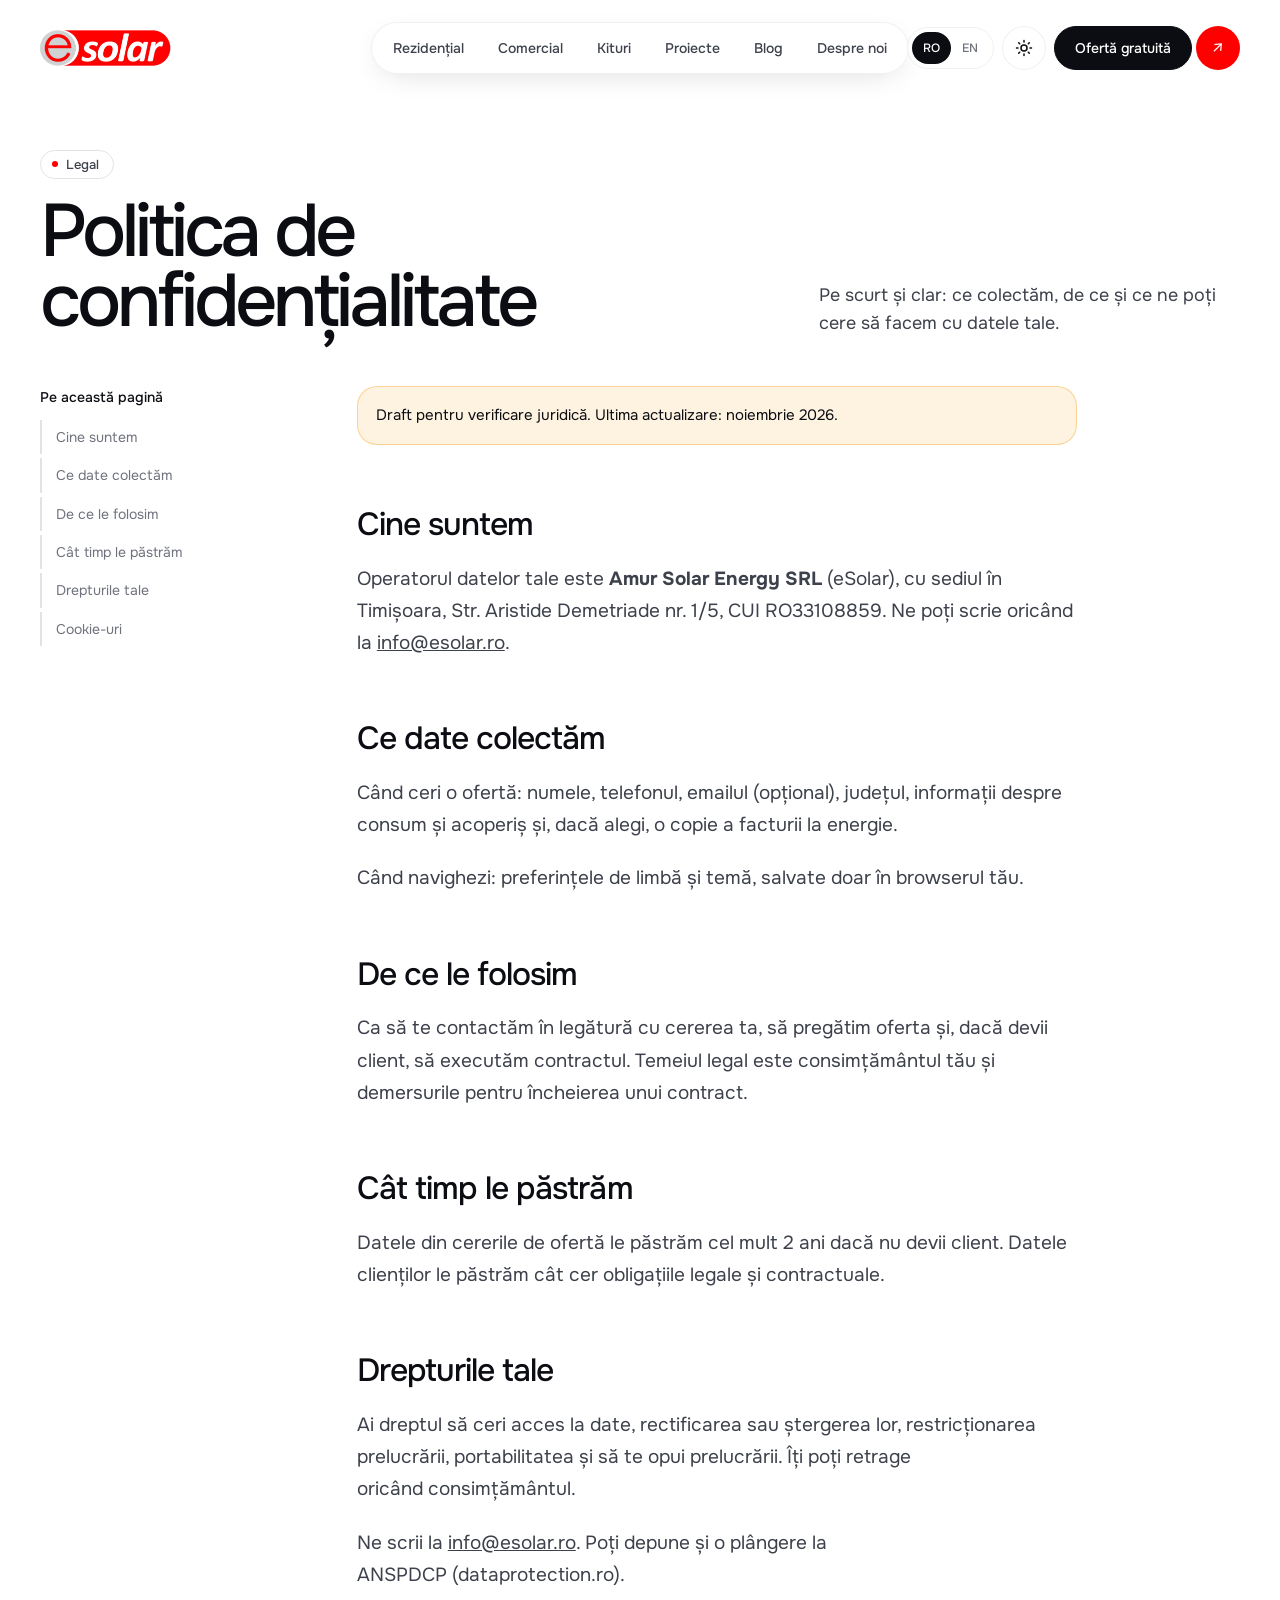
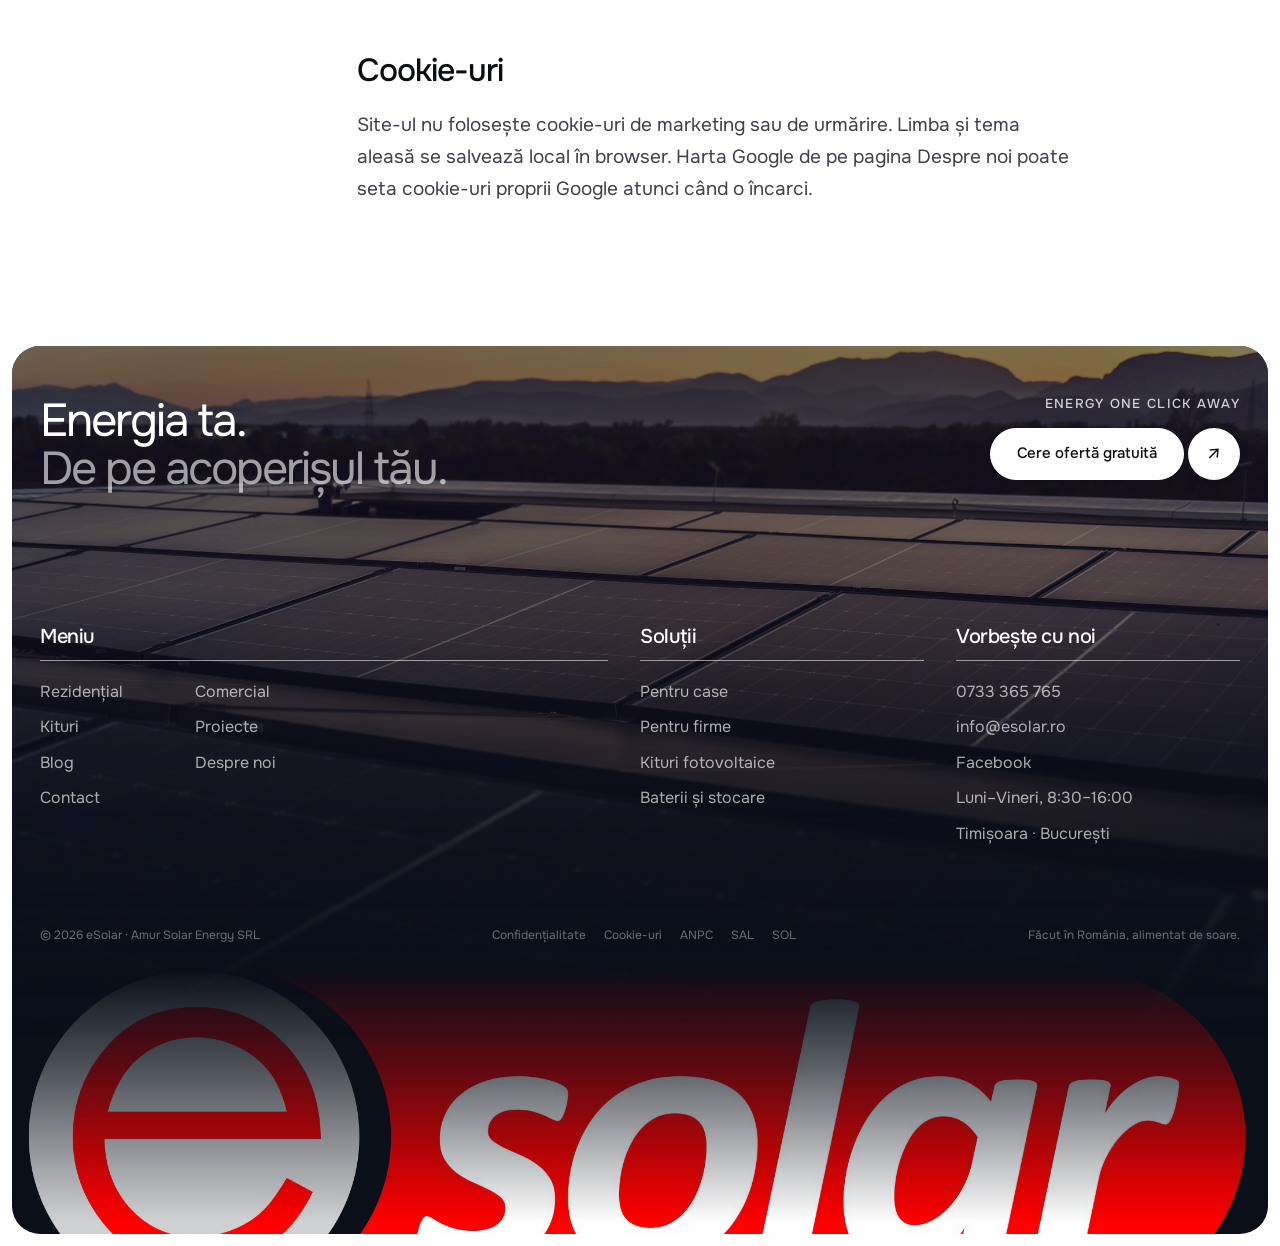
<file: confidentialitate.html>
<!doctype html>
<html lang="ro">
  <head>
    <meta name="robots" content="noindex, nofollow" />
    <meta charset="utf-8" />
    <meta name="viewport" content="width=device-width, initial-scale=1" />
    <title>Politica de confidențialitate — eSolar</title>
    <meta name="description" content="Cum colectează și protejează eSolar datele tale personale." />
    <meta name="theme-color" content="#ffffff" media="(prefers-color-scheme: light)" />
    <meta name="theme-color" content="#0b0e14" media="(prefers-color-scheme: dark)" />
    <script>
      // Theme before first paint: ?theme= link > saved choice > device setting.
      (function () {
        var t = new URLSearchParams(location.search).get('theme');
        try { t = t || localStorage.getItem('esolar-theme'); } catch (e) {}
        if (t === 'dark' || t === 'light') document.documentElement.dataset.theme = t;
      })();
    </script>
    <link rel="preconnect" href="https://fonts.googleapis.com" />
    <link rel="preconnect" href="https://fonts.gstatic.com" crossorigin />
    <link href="https://fonts.googleapis.com/css2?family=Onest:wght@300..700&display=swap" rel="stylesheet" />
    <script type="module" crossorigin src="./assets/layout-C6jIOJP9.js"></script>
    <link rel="stylesheet" crossorigin href="./assets/layout-DVrfpfRm.css">
    <link rel="stylesheet" crossorigin href="./assets/rez-BCdHy90a.css">
    <link rel="stylesheet" crossorigin href="./assets/blog-Bu27HRKj.css">
    <link rel="stylesheet" crossorigin href="./assets/contact-CB5JpcL7.css">
  </head>
  <body class="page-legal">
    <main>
      <section class="blog-head">
        <div class="wrap blog-head__inner">
          <div>
            <span class="eyebrow" data-en="Legal">Legal</span>
            <h1 data-en="Privacy policy">Politica de confidențialitate</h1>
          </div>
          <p class="lead" data-en="Plainly: what we collect, why, and what you can ask us to do with it.">Pe scurt și clar: ce colectăm, de ce și ce ne poți cere să facem cu datele tale.</p>
        </div>
      </section>
      <div class="wrap legal-page">
        <nav class="toc" aria-label="Cuprins" data-en-aria="Contents"><strong data-en="On this page">Pe această pagină</strong><a href="#cine" data-en="Who we are">Cine suntem</a><a href="#date" data-en="What data we collect">Ce date colectăm</a><a href="#scop" data-en="Why we use it">De ce le folosim</a><a href="#pastrare" data-en="How long we keep it">Cât timp le păstrăm</a><a href="#drepturi" data-en="Your rights">Drepturile tale</a><a href="#cookie" data-en="Cookies">Cookie-uri</a></nav>
        <div class="prose">
          <!-- DRAFT: have this text reviewed by a lawyer before launch -->
          <p class="legal-note" data-en="Draft for legal review. Last updated: November 2026.">Draft pentru verificare juridică. Ultima actualizare: noiembrie 2026.</p>
          <h2 id="cine" data-en="Who we are">Cine suntem</h2><p data-en-html="The controller of your data is <b>Amur Solar Energy SRL</b> (eSolar), based in Timișoara, 1/5 Aristide Demetriade St., VAT RO33108859. You can write to us any time at <a href=&quot;mailto:info@esolar.ro&quot;>info@esolar.ro</a>.">Operatorul datelor tale este <b>Amur Solar Energy SRL</b> (eSolar), cu sediul în Timișoara, Str. Aristide Demetriade nr. 1/5, CUI RO33108859. Ne poți scrie oricând la <a href="mailto:info@esolar.ro">info@esolar.ro</a>.</p><h2 id="date" data-en="What data we collect">Ce date colectăm</h2><p data-en-html="When you request a quote: your name, phone, email (optional), county, consumption and roof details and, if you choose, a copy of your energy bill.">Când ceri o ofertă: numele, telefonul, emailul (opțional), județul, informații despre consum și acoperiș și, dacă alegi, o copie a facturii la energie.</p><p data-en-html="When you browse: language and theme preferences, saved only in your browser.">Când navighezi: preferințele de limbă și temă, salvate doar în browserul tău.</p><h2 id="scop" data-en="Why we use it">De ce le folosim</h2><p data-en-html="To contact you about your request, prepare the offer and, if you become a client, perform the contract. The legal basis is your consent and steps towards entering a contract.">Ca să te contactăm în legătură cu cererea ta, să pregătim oferta și, dacă devii client, să executăm contractul. Temeiul legal este consimțământul tău și demersurile pentru încheierea unui contract.</p><h2 id="pastrare" data-en="How long we keep it">Cât timp le păstrăm</h2><p data-en-html="Quote request data is kept for at most 2 years if you don't become a client. Client data is kept for as long as legal and contractual obligations require.">Datele din cererile de ofertă le păstrăm cel mult 2 ani dacă nu devii client. Datele clienților le păstrăm cât cer obligațiile legale și contractuale.</p><h2 id="drepturi" data-en="Your rights">Drepturile tale</h2><p data-en-html="You have the right to access, correct or delete your data, restrict processing, data portability and to object. You can withdraw consent at any time.">Ai dreptul să ceri acces la date, rectificarea sau ștergerea lor, restricționarea prelucrării, portabilitatea și să te opui prelucrării. Îți poți retrage oricând consimțământul.</p><p data-en-html="Write to us at <a href=&quot;mailto:info@esolar.ro&quot;>info@esolar.ro</a>. You may also lodge a complaint with ANSPDCP (dataprotection.ro).">Ne scrii la <a href="mailto:info@esolar.ro">info@esolar.ro</a>. Poți depune și o plângere la ANSPDCP (dataprotection.ro).</p><h2 id="cookie" data-en="Cookies">Cookie-uri</h2><p data-en-html="The site uses no marketing or tracking cookies. Your chosen language and theme are saved locally in the browser. The Google map on the About page may set Google's own cookies when it loads.">Site-ul nu folosește cookie-uri de marketing sau de urmărire. Limba și tema aleasă se salvează local în browser. Harta Google de pe pagina Despre noi poate seta cookie-uri proprii Google atunci când o încarci.</p>
        </div>
      </div>
    </main>

  </body>
</html>
</file>
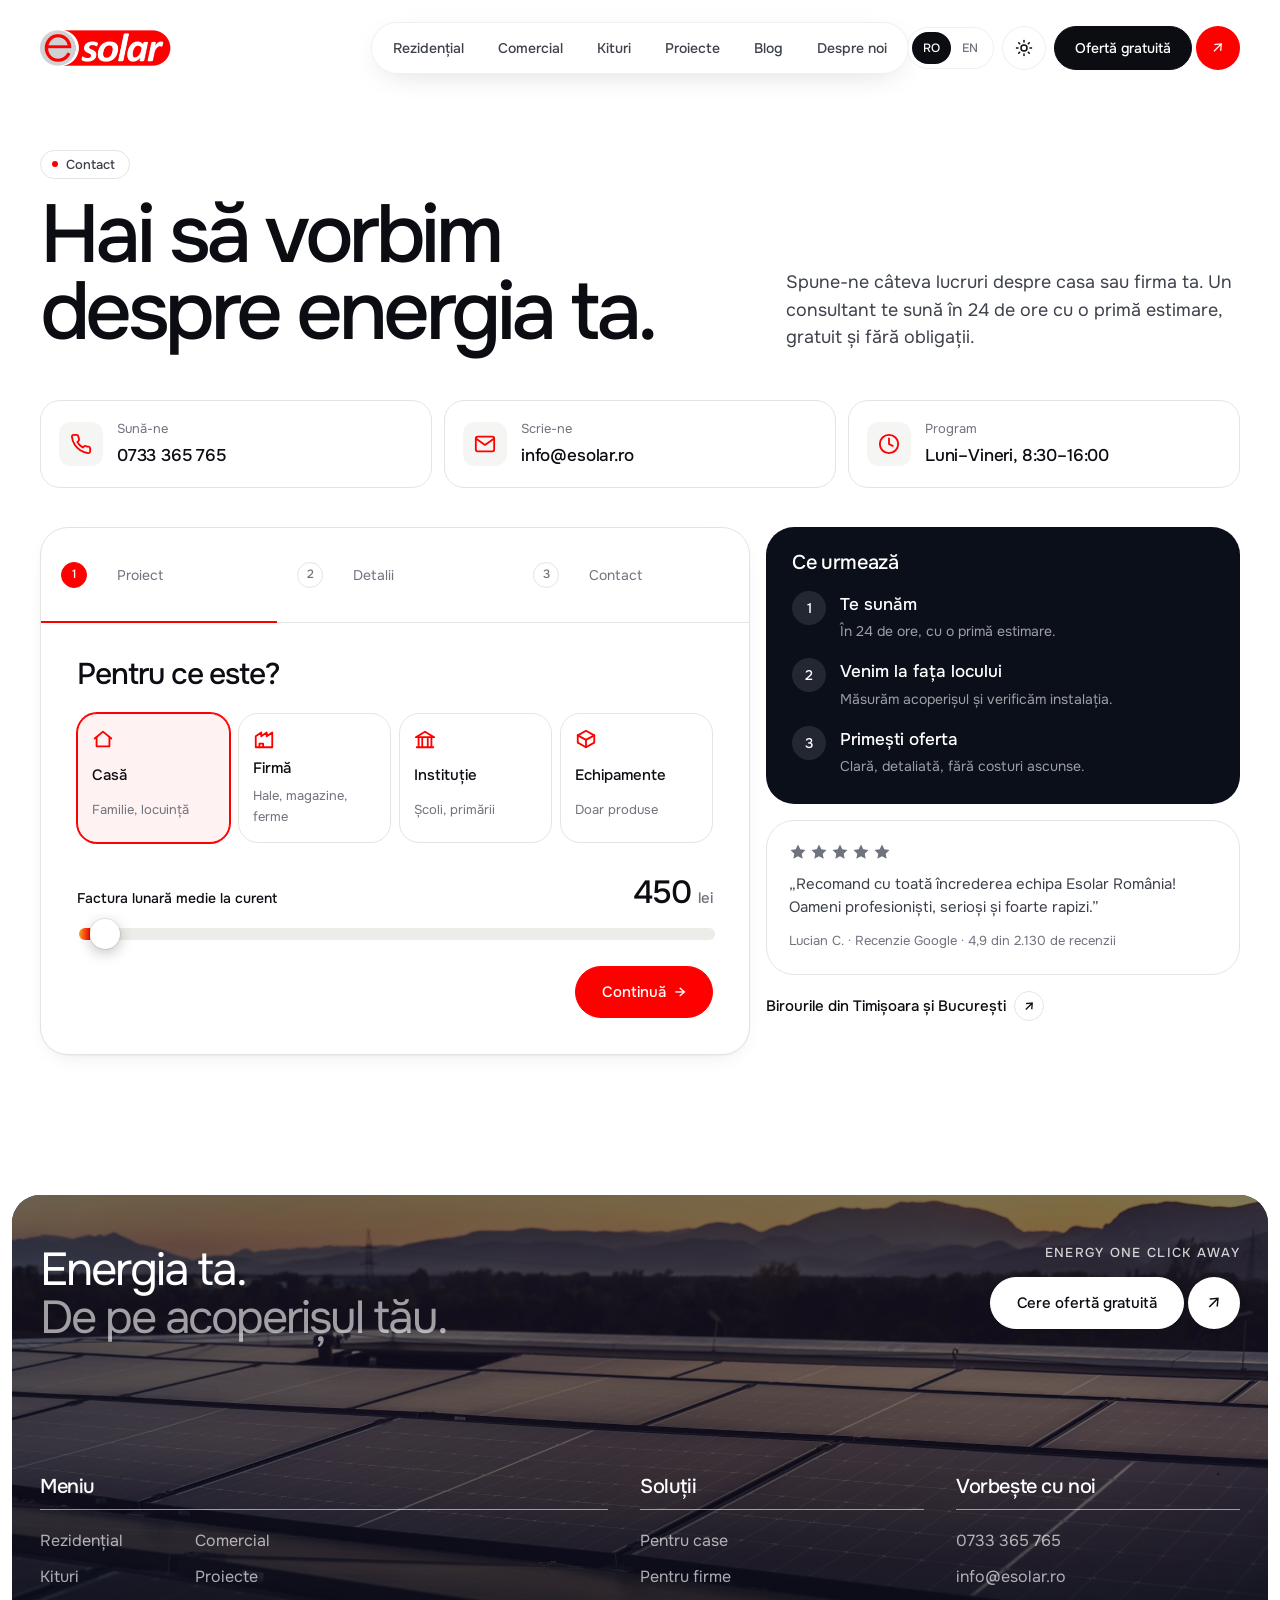
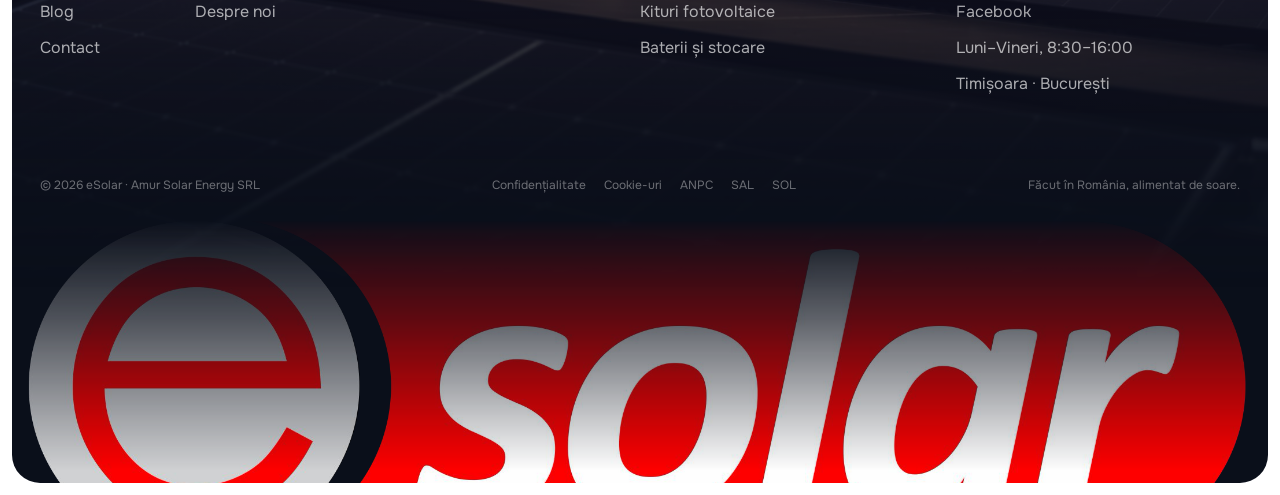
<file: contact.html>
<!doctype html>
<html lang="ro">
  <head>
    <meta name="robots" content="noindex, nofollow" />
    <meta charset="utf-8" />
    <meta name="viewport" content="width=device-width, initial-scale=1" />
    <title>Contact și ofertă — eSolar</title>
    <meta name="description" content="Cere o ofertă gratuită pentru un sistem fotovoltaic. Răspundem în 24 de ore. eSolar, Timișoara și București." />
    <meta name="theme-color" content="#ffffff" media="(prefers-color-scheme: light)" />
    <meta name="theme-color" content="#0b0e14" media="(prefers-color-scheme: dark)" />
    <script>
      // Theme before first paint: ?theme= link > saved choice > device setting.
      (function () {
        var t = new URLSearchParams(location.search).get('theme');
        try { t = t || localStorage.getItem('esolar-theme'); } catch (e) {}
        if (t === 'dark' || t === 'light') document.documentElement.dataset.theme = t;
      })();
    </script>
    <link rel="preconnect" href="https://fonts.googleapis.com" />
    <link rel="preconnect" href="https://fonts.gstatic.com" crossorigin />
    <link href="https://fonts.googleapis.com/css2?family=Onest:wght@300..700&display=swap" rel="stylesheet" />
    <script type="module" crossorigin src="./assets/contact-BCwDP9tb.js"></script>
    <link rel="modulepreload" crossorigin href="./assets/layout-C6jIOJP9.js">
    <link rel="modulepreload" crossorigin href="./assets/kits-BCt-YYBL.js">
    <link rel="stylesheet" crossorigin href="./assets/layout-DVrfpfRm.css">
    <link rel="stylesheet" crossorigin href="./assets/kits-DexFNG5B.css">
    <link rel="stylesheet" crossorigin href="./assets/rez-BCdHy90a.css">
    <link rel="stylesheet" crossorigin href="./assets/contact-CB5JpcL7.css">
  </head>
  <body class="page-contact">
    <main>
      <section class="c-head">
        <div class="wrap">
          <div class="c-head__inner">
            <div>
              <span class="eyebrow" data-en="Contact">Contact</span>
              <h1 data-en-html="Let's talk<br>about your energy.">Hai să vorbim<br>despre energia ta.</h1>
            </div>
            <p class="lead" data-en="Tell us a little about your home or business. A consultant calls you back within 24 hours with a first estimate, free and with no obligation.">Spune-ne câteva lucruri despre casa sau firma ta. Un consultant te sună în 24 de ore cu o primă estimare, gratuit și fără obligații.</p>
          </div>
          <div class="quick">
            <a href="tel:+40733365765"><svg viewBox="0 0 24 24" fill="none" stroke="currentColor" stroke-width="2" stroke-linecap="round" stroke-linejoin="round"><path d="M22 16.9v3a2 2 0 0 1-2.2 2 19.8 19.8 0 0 1-8.6-3.1 19.5 19.5 0 0 1-6-6A19.8 19.8 0 0 1 2.1 4.2 2 2 0 0 1 4.1 2h3a2 2 0 0 1 2 1.7c.1 1 .4 1.9.7 2.8a2 2 0 0 1-.5 2.1L8 9.9a16 16 0 0 0 6 6l1.3-1.3a2 2 0 0 1 2.1-.4c.9.3 1.8.6 2.8.7a2 2 0 0 1 1.7 2z"/></svg><span data-en="Call us">Sună-ne</span><strong>0733 365 765</strong></a>
            <a href="mailto:info@esolar.ro"><svg viewBox="0 0 24 24" fill="none" stroke="currentColor" stroke-width="2" stroke-linecap="round" stroke-linejoin="round"><rect x="2" y="4" width="20" height="16" rx="2"/><path d="m22 6-10 7L2 6"/></svg><span data-en="Write to us">Scrie-ne</span><strong>info@esolar.ro</strong></a>
            <div><svg viewBox="0 0 24 24" fill="none" stroke="currentColor" stroke-width="2" stroke-linecap="round" stroke-linejoin="round"><circle cx="12" cy="12" r="10"/><path d="M12 6v6l4 2"/></svg><span data-en="Hours">Program</span><strong data-en="Mon–Fri, 8:30–16:00">Luni–Vineri, 8:30–16:00</strong></div>
          </div>
        </div>
      </section>

      <div class="wrap c-layout">
        <!-- QUOTE FORM: set data-endpoint="https://…" to send submissions to a form service or server -->
        <form class="qform" id="qform" data-endpoint="" novalidate>
          <input type="hidden" name="type" />
          <input type="hidden" name="kit" />
          <div class="qform__progress" aria-hidden="true">
            <span class="is-on"><b>1</b><span data-en="Project">Proiect</span></span>
            <span><b>2</b><span data-en="Details">Detalii</span></span>
            <span><b>3</b><span data-en="Contact">Contact</span></span>
          </div>

          <div class="qform__step">
            <h2 data-en="What is it for?">Pentru ce este?</h2>
            <div class="choices choices--4">
              <button class="choice" type="button" data-type="casa" aria-pressed="false"><svg viewBox="0 0 24 24" fill="none" stroke="currentColor" stroke-width="2" stroke-linecap="round" stroke-linejoin="round"><path d="M3 11.5 12 4l9 7.5"/><path d="M5 10v10h14V10"/></svg><strong data-en="Home">Casă</strong><span data-en="Family home">Familie, locuință</span></button><button class="choice" type="button" data-type="firma" aria-pressed="false"><svg viewBox="0 0 24 24" fill="none" stroke="currentColor" stroke-width="2" stroke-linecap="round" stroke-linejoin="round"><path d="M3 21V9l6-4v4l6-4v4l6-4v16z"/><path d="M7 21v-4h4v4"/></svg><strong data-en="Business">Firmă</strong><span data-en="Halls, shops, farms">Hale, magazine, ferme</span></button><button class="choice" type="button" data-type="public" aria-pressed="false"><svg viewBox="0 0 24 24" fill="none" stroke="currentColor" stroke-width="2" stroke-linecap="round" stroke-linejoin="round"><path d="M3 21h18M5 21V10M19 21V10M9 21V10M15 21V10M2 10l10-6 10 6z"/></svg><strong data-en="Public body">Instituție</strong><span data-en="Schools, town halls">Școli, primării</span></button><button class="choice" type="button" data-type="echipamente" aria-pressed="false"><svg viewBox="0 0 24 24" fill="none" stroke="currentColor" stroke-width="2" stroke-linecap="round" stroke-linejoin="round"><path d="M21 8 12 3 3 8v8l9 5 9-5z"/><path d="m3 8 9 5 9-5M12 13v8"/></svg><strong data-en="Equipment">Echipamente</strong><span data-en="Products only">Doar produse</span></button>
            </div>
            <div class="kit-chip" id="kitChip" hidden><span><span data-en="Chosen kit:">Kit ales:</span> <b></b></span><button type="button" aria-label="Elimină kitul" data-en-aria="Remove kit">×</button></div>
            <div class="field" id="billField">
              <div class="q__bill"><label for="cBill" data-en="Average monthly electricity bill">Factura lunară medie la curent</label><strong><span id="cBillOut">450</span> <small>lei</small></strong></div>
              <div class="range"><input id="cBill" name="bill" type="range" min="100" max="20000" step="50" value="450" /></div>
            </div>
            <div class="qform__nav"><span></span><button class="btn btn--sun" type="button" data-next><span data-en="Continue">Continuă</span> <span class="arrow">→</span></button></div>
          </div>

          <div class="qform__step" hidden>
            <h2 data-en="A few details">Câteva detalii</h2>
            <p data-en="The more we know, the more accurate the first estimate.">Cu cât știm mai multe, cu atât prima estimare e mai exactă.</p>
            <div class="row-2">
              <div class="field">
                <label for="cCounty" data-en="County">Județ</label>
                <select id="cCounty" name="county" data-rule="county"><option value="" data-en="Choose a county">Alege județul</option><option>Alba</option><option>Arad</option><option>Argeș</option><option>Bacău</option><option>Bihor</option><option>Bistrița-Năsăud</option><option>Botoșani</option><option>Brăila</option><option>Brașov</option><option>București</option><option>Buzău</option><option>Călărași</option><option>Caraș-Severin</option><option>Cluj</option><option>Constanța</option><option>Covasna</option><option>Dâmbovița</option><option>Dolj</option><option>Galați</option><option>Giurgiu</option><option>Gorj</option><option>Harghita</option><option>Hunedoara</option><option>Ialomița</option><option>Iași</option><option>Ilfov</option><option>Maramureș</option><option>Mehedinți</option><option>Mureș</option><option>Neamț</option><option>Olt</option><option>Prahova</option><option>Sălaj</option><option>Satu Mare</option><option>Sibiu</option><option>Suceava</option><option>Teleorman</option><option>Timiș</option><option>Tulcea</option><option>Vâlcea</option><option>Vaslui</option><option>Vrancea</option></select>
                <span class="field__err" data-en="Please choose a county.">Te rugăm să alegi județul.</span>
              </div>
              <div class="field">
                <label for="cRoof"><span data-en="Roof type">Tip acoperiș</span> <span class="opt" data-en="(optional)">(opțional)</span></label>
                <select id="cRoof" name="roof"><option value="" data-en="Not sure">Nu știu</option><option data-en="Tiles">Țiglă</option><option data-en="Metal sheet">Tablă</option><option data-en="Flat roof">Terasă</option><option data-en="Ground">Pe sol</option></select>
              </div>
            </div>
            <div class="field">
              <span class="label"><span data-en="Your latest bill">Ultima factură</span> <span class="opt" data-en="(optional, speeds things up)">(opțional, grăbește oferta)</span></span>
              <label class="drop" id="drop">
                <input type="file" name="bill_file" accept="image/*,.pdf" />
                <svg width="26" height="26" viewBox="0 0 24 24" fill="none" stroke="currentColor" stroke-width="2" stroke-linecap="round" stroke-linejoin="round"><path d="M21 15v4a2 2 0 0 1-2 2H5a2 2 0 0 1-2-2v-4M17 8l-5-5-5 5M12 3v12"/></svg>
                <strong data-en="Upload your bill">Încarcă factura</strong>
                <span data-en="Photo or PDF, up to 10 MB">Poză sau PDF, până la 10 MB</span>
              </label>
            </div>
            <div class="field">
              <label for="cMsg"><span data-en="Anything else?">Altceva important?</span> <span class="opt" data-en="(optional)">(opțional)</span></label>
              <textarea id="cMsg" name="message" placeholder="Ex.: vreau și baterie, am pompă de căldură, acoperiș orientat spre sud…" data-en-placeholder="E.g. I'd like a battery, I have a heat pump, the roof faces south…"></textarea>
            </div>
            <div class="qform__nav">
              <button class="btn btn--ghost" type="button" data-back data-en="← Back">← Înapoi</button>
              <button class="btn btn--sun" type="button" data-next><span data-en="Continue">Continuă</span> <span class="arrow">→</span></button>
            </div>
          </div>

          <div class="qform__step" hidden>
            <h2 data-en="How do we reach you?">Cum te contactăm?</h2>
            <div class="field">
              <label for="cName" data-en="Name">Nume</label>
              <input class="input" id="cName" name="name" autocomplete="name" data-rule="name" />
              <span class="field__err" data-en="Please enter your name.">Te rugăm să-ți scrii numele.</span>
            </div>
            <div class="row-2">
              <div class="field">
                <label for="cPhone" data-en="Phone">Telefon</label>
                <input class="input" id="cPhone" name="phone" type="tel" autocomplete="tel" inputmode="tel" placeholder="07xx xxx xxx" data-rule="phone" />
                <span class="field__err" data-en="Please enter a valid Romanian phone number.">Te rugăm să scrii un număr de telefon valid.</span>
              </div>
              <div class="field">
                <label for="cEmail"><span>Email</span> <span class="opt" data-en="(optional)">(opțional)</span></label>
                <input class="input" id="cEmail" name="email" type="email" autocomplete="email" data-rule="email" />
                <span class="field__err" data-en="Please check the email address.">Te rugăm să verifici adresa de email.</span>
              </div>
            </div>
            <label class="check">
              <input type="checkbox" name="consent" data-rule="consent" />
              <span data-en-html="I agree to be contacted about my request and have read the <a href='confidentialitate.html' target='_blank'>privacy policy</a>.">Sunt de acord să fiu contactat în legătură cu cererea mea și am citit <a href="confidentialitate.html" target="_blank">politica de confidențialitate</a>.</span>
            </label>
            <span class="field__err" style="margin-top: -16px" data-en="Please confirm to continue.">Te rugăm să confirmi ca să continuăm.</span>
            <div class="qform__nav">
              <button class="btn btn--ghost" type="button" data-back data-en="← Back">← Înapoi</button>
              <button class="btn btn--sun" type="submit"><span data-en="Send request">Trimite cererea</span> <span class="arrow">→</span></button>
            </div>
          </div>

          <div class="qform__done" id="qformDone" hidden>
            <span class="done-icon"><svg viewBox="0 0 24 24" fill="none" stroke="currentColor" stroke-width="2" stroke-linecap="round" stroke-linejoin="round"><path d="M20 6 9 17l-5-5"/></svg></span>
            <h2><span data-en="Thank you,">Mulțumim,</span> <span id="doneName"></span>!</h2>
            <p data-en="We've received your request. A consultant will call you within 24 hours, Monday to Friday, with a first estimate.">Am primit cererea ta. Un consultant te sună în 24 de ore, de luni până vineri, cu o primă estimare.</p>
            <div class="finder__actions" style="gap: 12px">
              <a class="btn-pair" href="proiecte.html"><span class="btn" data-en="Meanwhile, see our projects">Până atunci, vezi proiectele</span><span class="btn-pair__arrow" aria-hidden="true">↗</span></a>
              <a class="link-arrow" href="blog.html"><span data-en="Read the guides">Citește ghidurile</span><span class="arrow">↗</span></a>
            </div>
          </div>
        </form>

        <aside class="c-side">
          <div class="next">
            <h3 data-en="What happens next">Ce urmează</h3>
            <ol>
              <li><b>1</b><strong data-en="We call you">Te sunăm</strong><span data-en="Within 24 hours, with a first estimate.">În 24 de ore, cu o primă estimare.</span></li>
              <li><b>2</b><strong data-en="We visit">Venim la fața locului</strong><span data-en="We measure the roof and check the installation.">Măsurăm acoperișul și verificăm instalația.</span></li>
              <li><b>3</b><strong data-en="You get the offer">Primești oferta</strong><span data-en="Clear, itemised, no hidden costs.">Clară, detaliată, fără costuri ascunse.</span></li>
            </ol>
          </div>
          <div class="side-review">
            <span class="stars" aria-label="5 stele"><svg viewBox="0 0 24 24" fill="currentColor"><path d="m12 2 3.1 6.3 6.9 1-5 4.9 1.2 6.8L12 17.8 5.8 21l1.2-6.8-5-4.9 6.9-1z"/></svg><svg viewBox="0 0 24 24" fill="currentColor"><path d="m12 2 3.1 6.3 6.9 1-5 4.9 1.2 6.8L12 17.8 5.8 21l1.2-6.8-5-4.9 6.9-1z"/></svg><svg viewBox="0 0 24 24" fill="currentColor"><path d="m12 2 3.1 6.3 6.9 1-5 4.9 1.2 6.8L12 17.8 5.8 21l1.2-6.8-5-4.9 6.9-1z"/></svg><svg viewBox="0 0 24 24" fill="currentColor"><path d="m12 2 3.1 6.3 6.9 1-5 4.9 1.2 6.8L12 17.8 5.8 21l1.2-6.8-5-4.9 6.9-1z"/></svg><svg viewBox="0 0 24 24" fill="currentColor"><path d="m12 2 3.1 6.3 6.9 1-5 4.9 1.2 6.8L12 17.8 5.8 21l1.2-6.8-5-4.9 6.9-1z"/></svg></span>
            <p>„Recomand cu toată încrederea echipa Esolar România! Oameni profesioniști, serioși și foarte rapizi.”</p>
            <span data-en="Lucian C. · Google review · 4.9 from 2,130 reviews">Lucian C. · Recenzie Google · 4,9 din 2.130 de recenzii</span>
          </div>
          <a class="link-arrow" href="despre.html#birouri"><span data-en="Our offices in Timișoara and București">Birourile din Timișoara și București</span><span class="arrow">↗</span></a>
        </aside>
      </div>
    </main>

  </body>
</html>
</file>
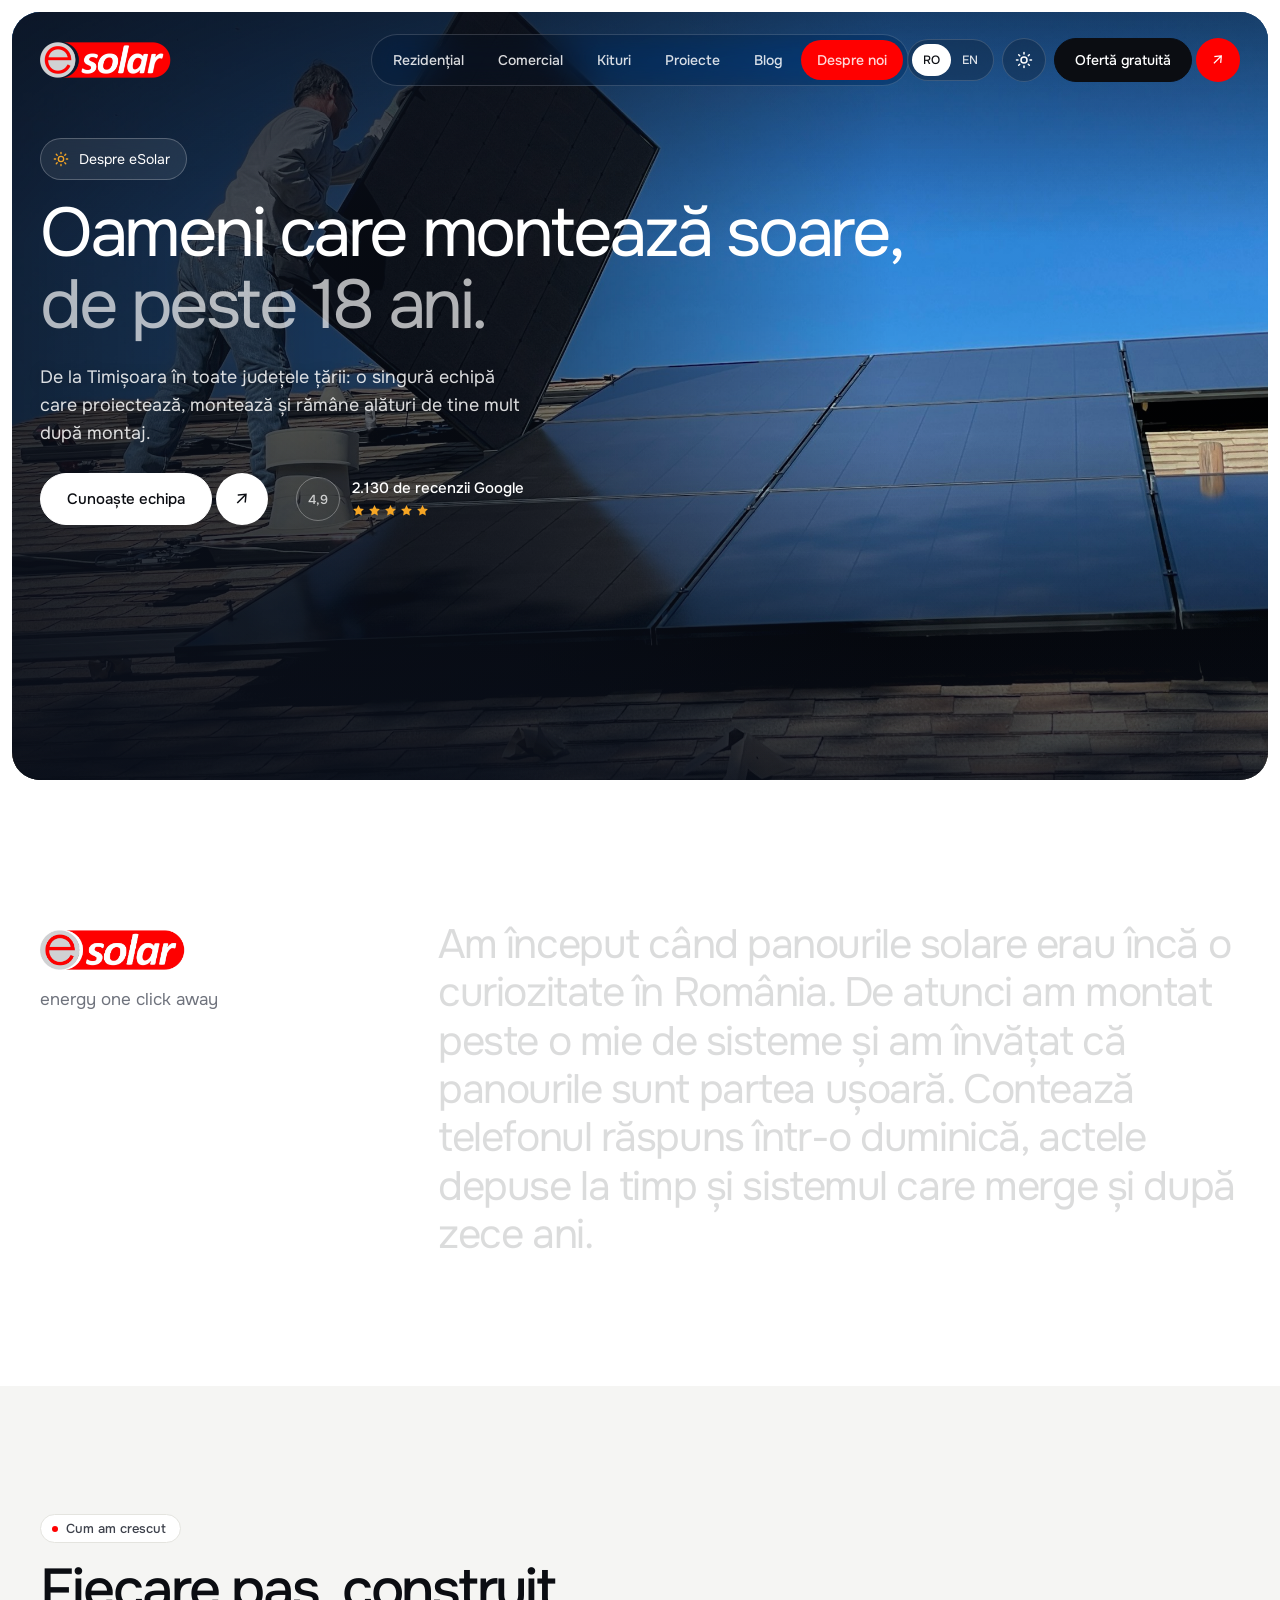
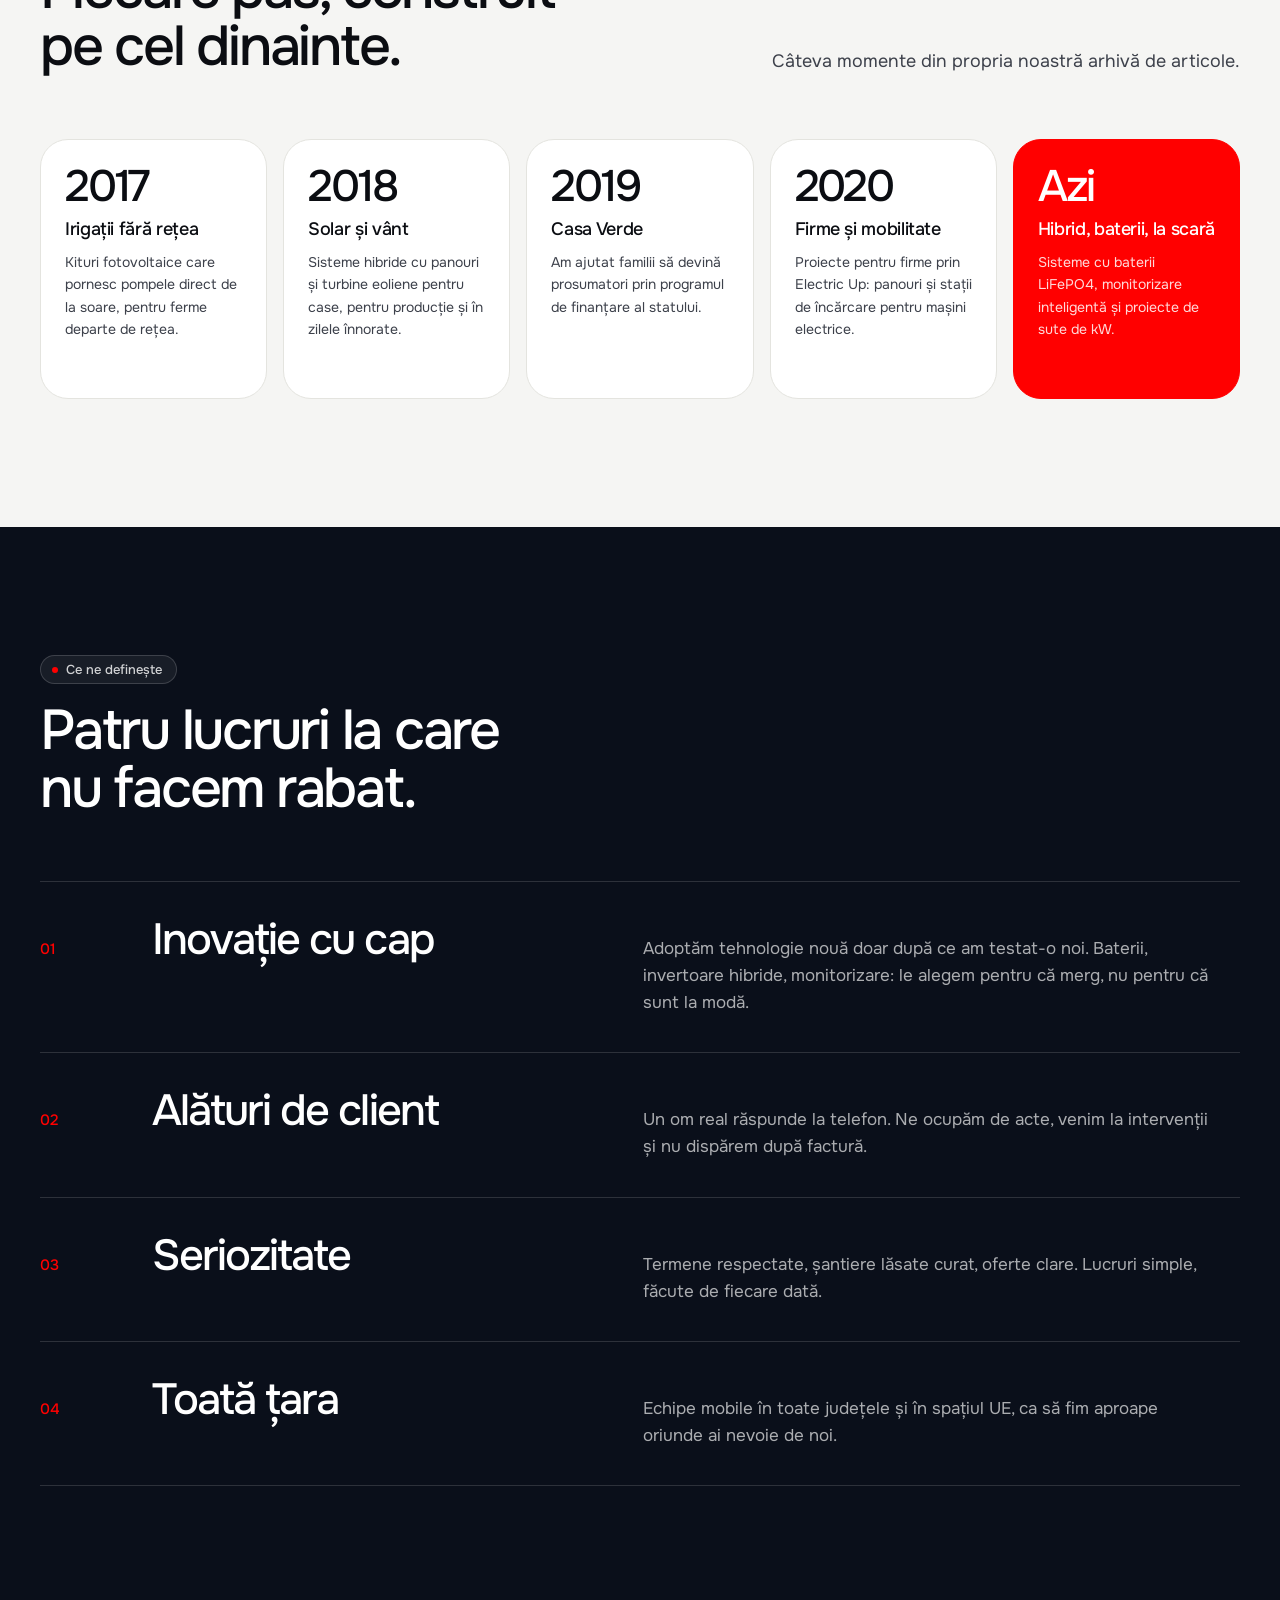
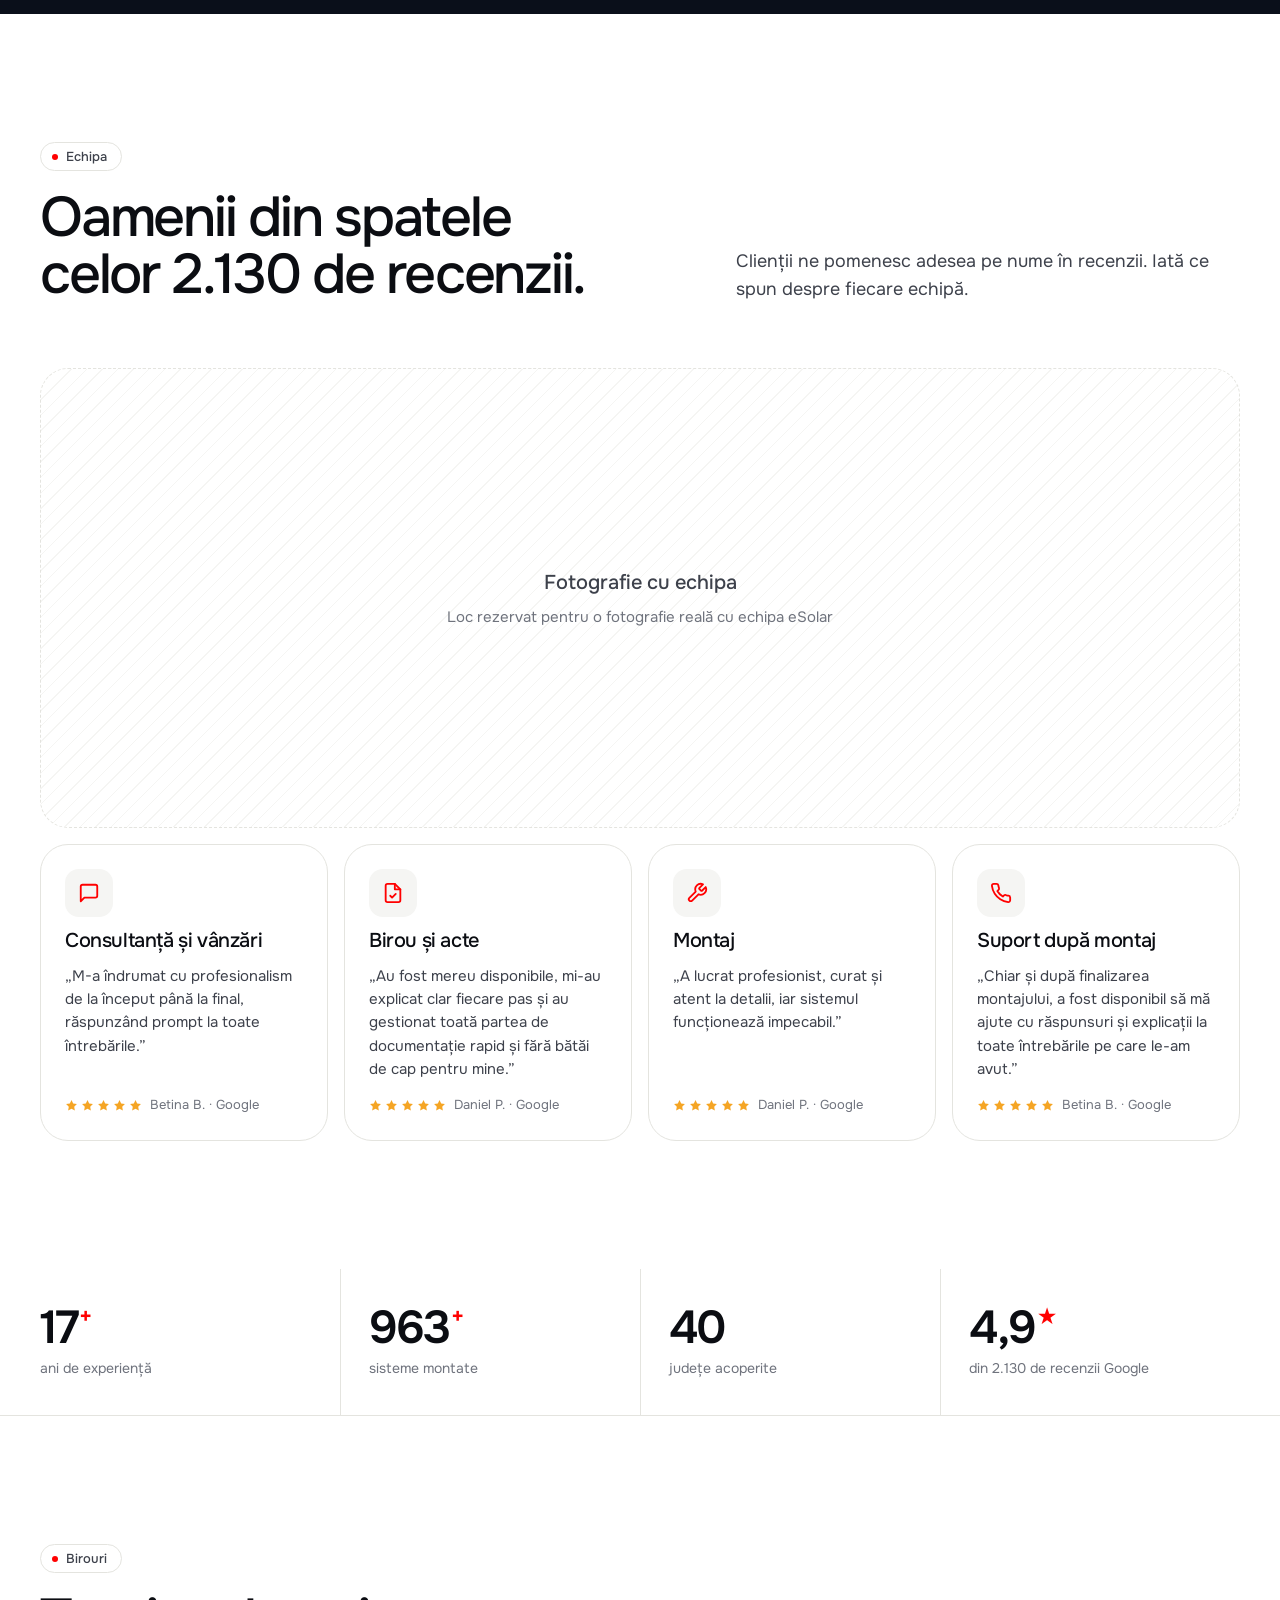
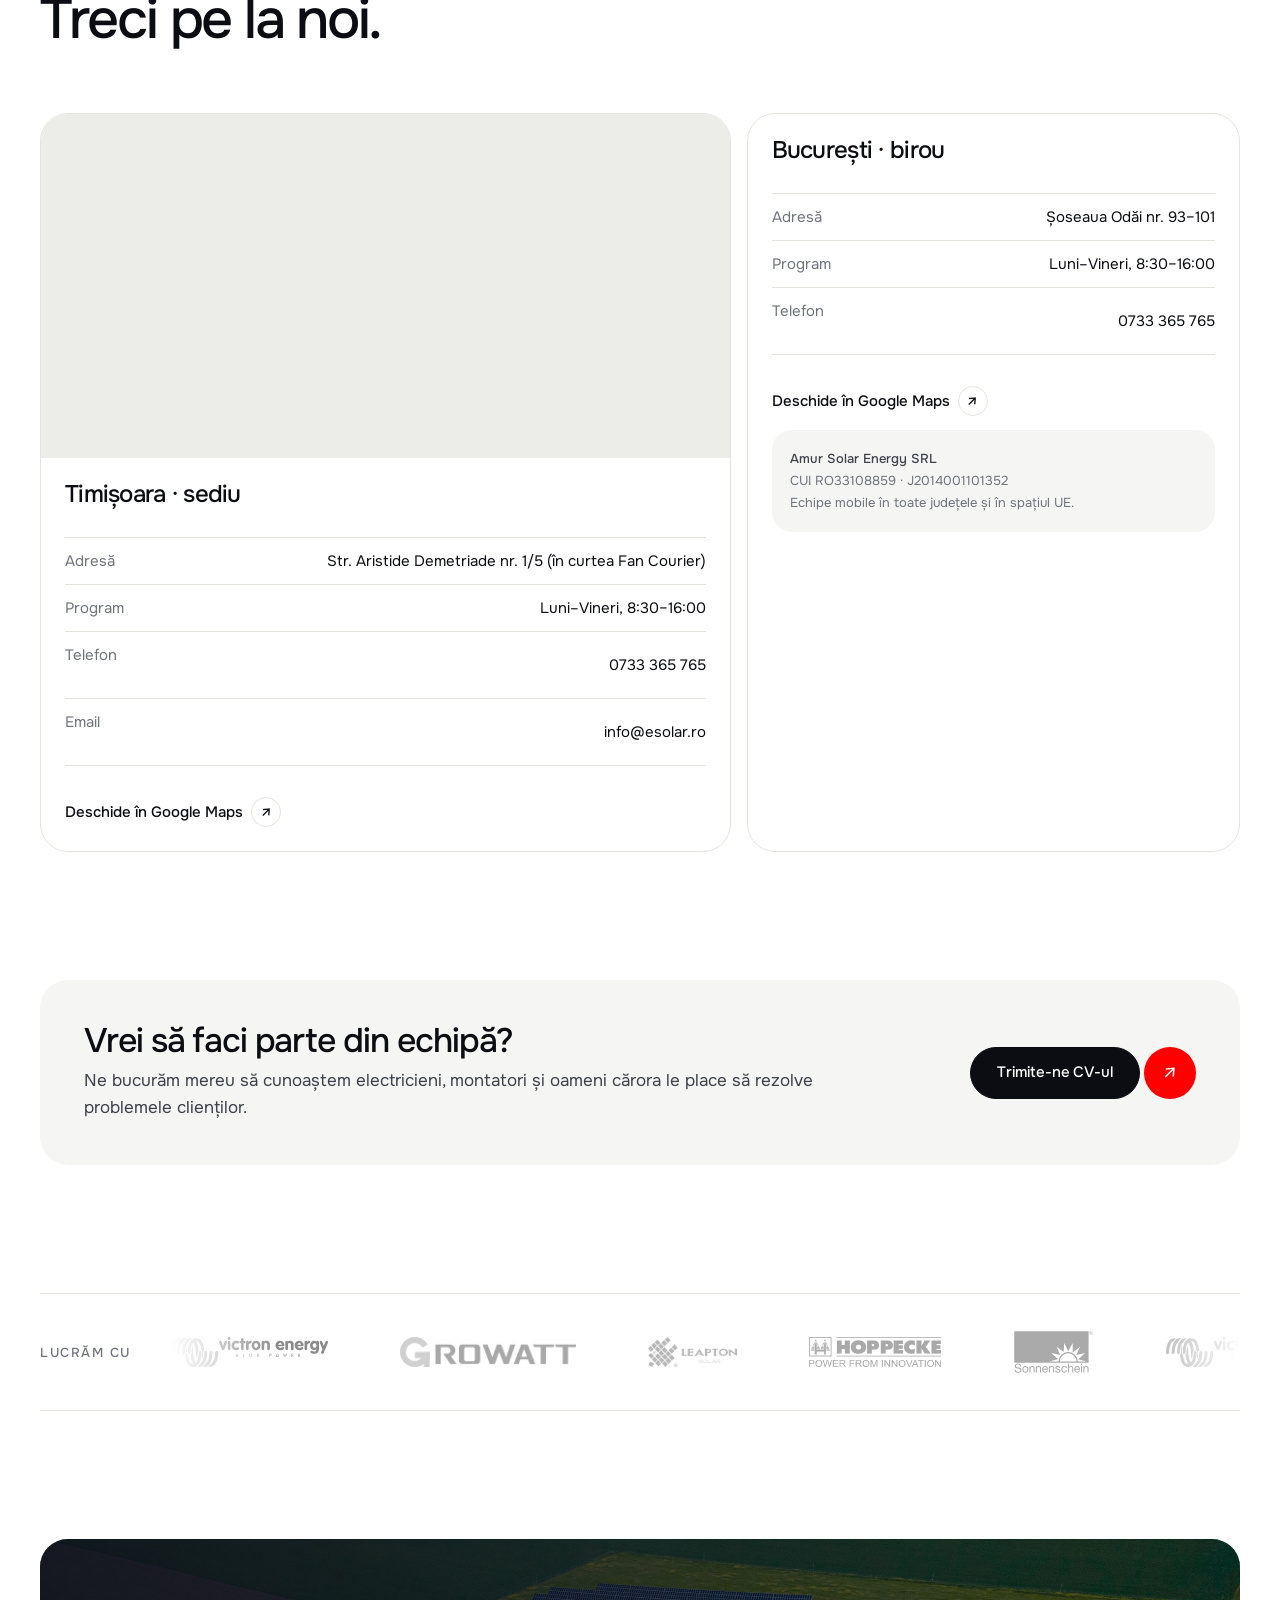
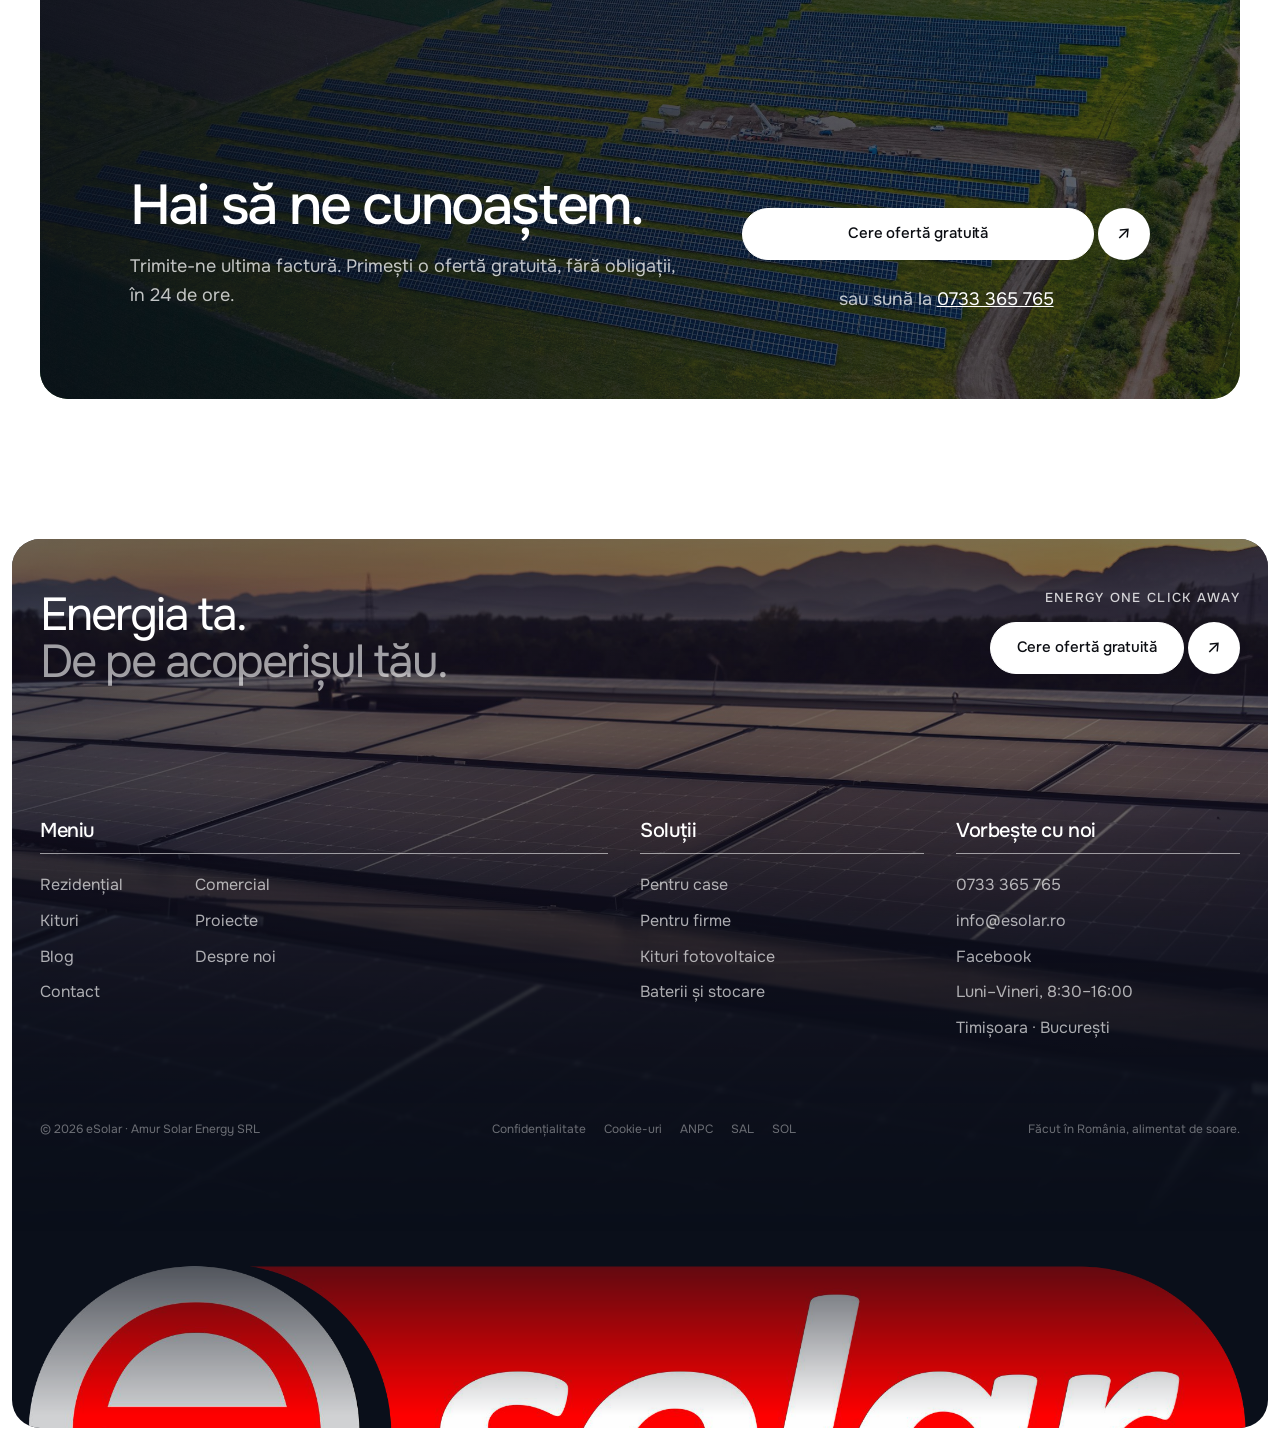
<file: despre.html>
<!doctype html>
<html lang="ro">
  <head>
    <meta name="robots" content="noindex, nofollow" />
    <meta charset="utf-8" />
    <meta name="viewport" content="width=device-width, initial-scale=1" />
    <title>Despre noi — eSolar</title>
    <meta name="description" content="eSolar: de peste 18 ani proiectăm și montăm sisteme fotovoltaice în toată România. Povestea, valorile, echipa și birourile noastre." />
    <meta name="theme-color" content="#ffffff" media="(prefers-color-scheme: light)" />
    <meta name="theme-color" content="#0b0e14" media="(prefers-color-scheme: dark)" />
    <script>
      // Theme before first paint: ?theme= link > saved choice > device setting.
      (function () {
        var t = new URLSearchParams(location.search).get('theme');
        try { t = t || localStorage.getItem('esolar-theme'); } catch (e) {}
        if (t === 'dark' || t === 'light') document.documentElement.dataset.theme = t;
      })();
    </script>
    <link rel="preconnect" href="https://fonts.googleapis.com" />
    <link rel="preconnect" href="https://fonts.gstatic.com" crossorigin />
    <link href="https://fonts.googleapis.com/css2?family=Onest:wght@300..700&display=swap" rel="stylesheet" />
    <link rel="preload" as="image" href="img/installer.jpg" />
    <script type="module" crossorigin src="./assets/layout-C6jIOJP9.js"></script>
    <link rel="stylesheet" crossorigin href="./assets/layout-DVrfpfRm.css">
    <link rel="stylesheet" crossorigin href="./assets/despre-CLOx10tv.css">
    <link rel="stylesheet" crossorigin href="./assets/rez-BCdHy90a.css">
    <link rel="stylesheet" crossorigin href="./assets/com-Bpf9O7QG.css">
  </head>
  <body class="has-hero page-about">
    <main>
      <!-- HERO -->
      <section class="hero hero--page hero--short">
        <div class="hero__frame">
          <div class="hero__bg"><img src="img/installer.jpg" alt="" fetchpriority="high" /></div>
          <div class="hero__top">
            <span class="hero__chip">
              <svg width="16" height="16" viewBox="0 0 24 24" fill="none" stroke="currentColor" stroke-width="2" stroke-linecap="round"><circle cx="12" cy="12" r="4" /><path d="M12 2v2M12 20v2M2 12h2M20 12h2M4.9 4.9l1.4 1.4M17.7 17.7l1.4 1.4M4.9 19.1l1.4-1.4M17.7 6.3l1.4-1.4" /></svg>
              <span data-en="About eSolar">Despre eSolar</span>
            </span>
            <h1>
              <span class="line"><span data-en="People who install sunshine,">Oameni care montează soare,</span></span>
              <span class="line"><span class="soft" data-en="for over 18 years.">de peste 18 ani.</span></span>
            </h1>
            <p class="lead" data-en="From Timișoara to every county in Romania: one team that designs, installs and stays with you long after the install.">De la Timișoara în toate județele țării: o singură echipă care proiectează, montează și rămâne alături de tine mult după montaj.</p>
            <div class="hero__cta-row">
              <a class="btn-pair btn-pair--light" href="#echipa"><span class="btn" data-en="Meet the team">Cunoaște echipa</span><span class="btn-pair__arrow" aria-hidden="true">↗</span></a>
              <div class="proof">
                <span class="proof__badge">4,9</span>
                <div><b data-en="2,130 Google reviews">2.130 de recenzii Google</b><span class="stars stars--sm" aria-label="5 stele"><svg viewBox="0 0 24 24" fill="currentColor"><path d="m12 2 3.1 6.3 6.9 1-5 4.9 1.2 6.8L12 17.8 5.8 21l1.2-6.8-5-4.9 6.9-1z"/></svg><svg viewBox="0 0 24 24" fill="currentColor"><path d="m12 2 3.1 6.3 6.9 1-5 4.9 1.2 6.8L12 17.8 5.8 21l1.2-6.8-5-4.9 6.9-1z"/></svg><svg viewBox="0 0 24 24" fill="currentColor"><path d="m12 2 3.1 6.3 6.9 1-5 4.9 1.2 6.8L12 17.8 5.8 21l1.2-6.8-5-4.9 6.9-1z"/></svg><svg viewBox="0 0 24 24" fill="currentColor"><path d="m12 2 3.1 6.3 6.9 1-5 4.9 1.2 6.8L12 17.8 5.8 21l1.2-6.8-5-4.9 6.9-1z"/></svg><svg viewBox="0 0 24 24" fill="currentColor"><path d="m12 2 3.1 6.3 6.9 1-5 4.9 1.2 6.8L12 17.8 5.8 21l1.2-6.8-5-4.9 6.9-1z"/></svg></span></div>
              </div>
            </div>
          </div>
        </div>
      </section>

      <!-- MANIFESTO -->
      <section class="section">
        <div class="wrap manifesto">
          <div class="manifesto__side reveal">
            <img src="brand/esolar-mark.png" alt="eSolar" />
            <span class="muted">energy one click away</span>
          </div>
          <p class="manifesto__text" data-split data-en="We started when solar panels were still a curiosity in Romania. Since then we've installed over a thousand systems, and we've learned that panels are the easy part. What matters is the call answered on a Sunday, the paperwork done on time, and the system that still works ten years later.">
            Am început când panourile solare erau încă o curiozitate în România. De atunci am montat peste o mie de sisteme și am învățat că panourile sunt partea ușoară. Contează telefonul răspuns într-o duminică, actele depuse la timp și sistemul care merge și după zece ani.
          </p>
        </div>
      </section>

      <!-- EVOLUTION -->
      <section class="section section--alt">
        <div class="wrap">
          <div class="section-head section-head--split reveal">
            <div>
              <span class="eyebrow" data-en="How we've grown">Cum am crescut</span>
              <h2 class="h-lg" data-en="Each step, built on the one before.">Fiecare pas, construit pe cel dinainte.</h2>
            </div>
            <p class="lead" style="max-width: 40ch" data-en="A few moments from our own blog archive.">Câteva momente din propria noastră arhivă de articole.</p>
          </div>
          <div class="evo">
            <div class="evo__item reveal"><span class="evo__year">2017</span><h3 data-en="Irrigation without grid">Irigații fără rețea</h3><p data-en="Solar kits that run pumps straight from the sun, for farms far from the grid.">Kituri fotovoltaice care pornesc pompele direct de la soare, pentru ferme departe de rețea.</p></div>
            <div class="evo__item reveal"><span class="evo__year">2018</span><h3 data-en="Solar and wind">Solar și vânt</h3><p data-en="Hybrid systems with panels and wind turbines, for output on cloudy days too.">Sisteme hibride cu panouri și turbine eoliene pentru case, pentru producție și în zilele înnorate.</p></div>
            <div class="evo__item reveal"><span class="evo__year">2019</span><h3 data-en="Casa Verde">Casa Verde</h3><p data-en="We helped families become prosumers through the state funding programme.">Am ajutat familii să devină prosumatori prin programul de finanțare al statului.</p></div>
            <div class="evo__item reveal"><span class="evo__year">2020</span><h3 data-en="Business and mobility">Firme și mobilitate</h3><p data-en="Business projects through Electric Up: panels and EV charging stations.">Proiecte pentru firme prin Electric Up: panouri și stații de încărcare pentru mașini electrice.</p></div>
            <div class="evo__item evo__item--now reveal"><span class="evo__year" data-en="Today">Azi</span><h3 data-en="Hybrid, batteries, at scale">Hibrid, baterii, la scară</h3><p data-en="LiFePO4 battery systems, smart monitoring and projects of hundreds of kW.">Sisteme cu baterii LiFePO4, monitorizare inteligentă și proiecte de sute de kW.</p></div>
          </div>
        </div>
      </section>

      <!-- VALUES -->
      <section class="section section--night on-dark">
        <div class="wrap">
          <div class="section-head reveal">
            <span class="eyebrow" data-en="What we stand for">Ce ne definește</span>
            <h2 class="h-lg" data-en="Four things we don't compromise on.">Patru lucruri la care nu facem rabat.</h2>
          </div>
          <div class="vals">
            <div class="val reveal"><span class="val__n">01</span><h3 data-en="Innovation that makes sense">Inovație cu cap</h3><p data-en="We adopt new tech only after testing it ourselves. Batteries, hybrid inverters, monitoring: chosen because they work, not because they're trendy.">Adoptăm tehnologie nouă doar după ce am testat-o noi. Baterii, invertoare hibride, monitorizare: le alegem pentru că merg, nu pentru că sunt la modă.</p></div>
            <div class="val reveal"><span class="val__n">02</span><h3 data-en="By the client's side">Alături de client</h3><p data-en="A real person answers the phone. We handle the paperwork, come out for service and don't disappear after the invoice.">Un om real răspunde la telefon. Ne ocupăm de acte, venim la intervenții și nu dispărem după factură.</p></div>
            <div class="val reveal"><span class="val__n">03</span><h3 data-en="Reliability">Seriozitate</h3><p data-en="Deadlines kept, sites left clean, clear offers. Simple things, done every time.">Termene respectate, șantiere lăsate curat, oferte clare. Lucruri simple, făcute de fiecare dată.</p></div>
            <div class="val reveal"><span class="val__n">04</span><h3 data-en="The whole country">Toată țara</h3><p data-en="Mobile teams in every county and across the EU, so we're close wherever you need us.">Echipe mobile în toate județele și în spațiul UE, ca să fim aproape oriunde ai nevoie de noi.</p></div>
          </div>
        </div>
      </section>

      <!-- TEAM -->
      <section class="section" id="echipa">
        <div class="wrap">
          <div class="section-head section-head--split reveal">
            <div>
              <span class="eyebrow" data-en="The team">Echipa</span>
              <h2 class="h-lg" data-en="The people behind 2,130 reviews.">Oamenii din spatele celor 2.130 de recenzii.</h2>
            </div>
            <p class="lead" style="max-width: 42ch" data-en="Clients often name us one by one in their reviews. Here's what they say about each team.">Clienții ne pomenesc adesea pe nume în recenzii. Iată ce spun despre fiecare echipă.</p>
          </div>
          <!-- TEAM PHOTO: replace this block with <div class="media" style="border-radius: var(--r-lg)"><img src="img/echipa.jpg" alt="Echipa eSolar" /></div> -->
          <div class="team-photo reveal"><div><strong data-en="Team photo">Fotografie cu echipa</strong><span data-en="Space reserved for a real photo of the eSolar team">Loc rezervat pentru o fotografie reală cu echipa eSolar</span></div></div>
          <div class="team">
            <article class="role reveal">
              <span class="role__icon"><svg viewBox="0 0 24 24" fill="none" stroke="currentColor" stroke-width="2" stroke-linecap="round" stroke-linejoin="round"><path d="M21 15a2 2 0 0 1-2 2H7l-4 4V5a2 2 0 0 1 2-2h14a2 2 0 0 1 2 2z"/></svg></span>
              <h3 data-en="Consulting and sales">Consultanță și vânzări</h3>
              <blockquote>„M-a îndrumat cu profesionalism de la început până la final, răspunzând prompt la toate întrebările.”</blockquote>
              <cite><span class="stars stars--sm" aria-label="5 stele"><svg viewBox="0 0 24 24" fill="currentColor"><path d="m12 2 3.1 6.3 6.9 1-5 4.9 1.2 6.8L12 17.8 5.8 21l1.2-6.8-5-4.9 6.9-1z"/></svg><svg viewBox="0 0 24 24" fill="currentColor"><path d="m12 2 3.1 6.3 6.9 1-5 4.9 1.2 6.8L12 17.8 5.8 21l1.2-6.8-5-4.9 6.9-1z"/></svg><svg viewBox="0 0 24 24" fill="currentColor"><path d="m12 2 3.1 6.3 6.9 1-5 4.9 1.2 6.8L12 17.8 5.8 21l1.2-6.8-5-4.9 6.9-1z"/></svg><svg viewBox="0 0 24 24" fill="currentColor"><path d="m12 2 3.1 6.3 6.9 1-5 4.9 1.2 6.8L12 17.8 5.8 21l1.2-6.8-5-4.9 6.9-1z"/></svg><svg viewBox="0 0 24 24" fill="currentColor"><path d="m12 2 3.1 6.3 6.9 1-5 4.9 1.2 6.8L12 17.8 5.8 21l1.2-6.8-5-4.9 6.9-1z"/></svg></span> <span>Betina B. · Google</span></cite>
            </article>
            <article class="role reveal">
              <span class="role__icon"><svg viewBox="0 0 24 24" fill="none" stroke="currentColor" stroke-width="2" stroke-linecap="round" stroke-linejoin="round"><path d="M14 2H6a2 2 0 0 0-2 2v16a2 2 0 0 0 2 2h12a2 2 0 0 0 2-2V8z"/><path d="M14 2v6h6M9 15l2 2 4-4"/></svg></span>
              <h3 data-en="Office and paperwork">Birou și acte</h3>
              <blockquote>„Au fost mereu disponibile, mi-au explicat clar fiecare pas și au gestionat toată partea de documentație rapid și fără bătăi de cap pentru mine.”</blockquote>
              <cite><span class="stars stars--sm" aria-label="5 stele"><svg viewBox="0 0 24 24" fill="currentColor"><path d="m12 2 3.1 6.3 6.9 1-5 4.9 1.2 6.8L12 17.8 5.8 21l1.2-6.8-5-4.9 6.9-1z"/></svg><svg viewBox="0 0 24 24" fill="currentColor"><path d="m12 2 3.1 6.3 6.9 1-5 4.9 1.2 6.8L12 17.8 5.8 21l1.2-6.8-5-4.9 6.9-1z"/></svg><svg viewBox="0 0 24 24" fill="currentColor"><path d="m12 2 3.1 6.3 6.9 1-5 4.9 1.2 6.8L12 17.8 5.8 21l1.2-6.8-5-4.9 6.9-1z"/></svg><svg viewBox="0 0 24 24" fill="currentColor"><path d="m12 2 3.1 6.3 6.9 1-5 4.9 1.2 6.8L12 17.8 5.8 21l1.2-6.8-5-4.9 6.9-1z"/></svg><svg viewBox="0 0 24 24" fill="currentColor"><path d="m12 2 3.1 6.3 6.9 1-5 4.9 1.2 6.8L12 17.8 5.8 21l1.2-6.8-5-4.9 6.9-1z"/></svg></span> <span>Daniel P. · Google</span></cite>
            </article>
            <article class="role reveal">
              <span class="role__icon"><svg viewBox="0 0 24 24" fill="none" stroke="currentColor" stroke-width="2" stroke-linecap="round" stroke-linejoin="round"><path d="M14.7 6.3a1 1 0 0 0 0 1.4l1.6 1.6a1 1 0 0 0 1.4 0l3.8-3.8a6 6 0 0 1-7.9 7.9l-6.9 6.9a2.1 2.1 0 0 1-3-3l6.9-6.9a6 6 0 0 1 7.9-7.9z"/></svg></span>
              <h3 data-en="Installation">Montaj</h3>
              <blockquote>„A lucrat profesionist, curat și atent la detalii, iar sistemul funcționează impecabil.”</blockquote>
              <cite><span class="stars stars--sm" aria-label="5 stele"><svg viewBox="0 0 24 24" fill="currentColor"><path d="m12 2 3.1 6.3 6.9 1-5 4.9 1.2 6.8L12 17.8 5.8 21l1.2-6.8-5-4.9 6.9-1z"/></svg><svg viewBox="0 0 24 24" fill="currentColor"><path d="m12 2 3.1 6.3 6.9 1-5 4.9 1.2 6.8L12 17.8 5.8 21l1.2-6.8-5-4.9 6.9-1z"/></svg><svg viewBox="0 0 24 24" fill="currentColor"><path d="m12 2 3.1 6.3 6.9 1-5 4.9 1.2 6.8L12 17.8 5.8 21l1.2-6.8-5-4.9 6.9-1z"/></svg><svg viewBox="0 0 24 24" fill="currentColor"><path d="m12 2 3.1 6.3 6.9 1-5 4.9 1.2 6.8L12 17.8 5.8 21l1.2-6.8-5-4.9 6.9-1z"/></svg><svg viewBox="0 0 24 24" fill="currentColor"><path d="m12 2 3.1 6.3 6.9 1-5 4.9 1.2 6.8L12 17.8 5.8 21l1.2-6.8-5-4.9 6.9-1z"/></svg></span> <span>Daniel P. · Google</span></cite>
            </article>
            <article class="role reveal">
              <span class="role__icon"><svg viewBox="0 0 24 24" fill="none" stroke="currentColor" stroke-width="2" stroke-linecap="round" stroke-linejoin="round"><path d="M22 16.9v3a2 2 0 0 1-2.2 2 19.8 19.8 0 0 1-8.6-3.1 19.5 19.5 0 0 1-6-6A19.8 19.8 0 0 1 2.1 4.2 2 2 0 0 1 4.1 2h3a2 2 0 0 1 2 1.7c.1 1 .4 1.9.7 2.8a2 2 0 0 1-.5 2.1L8 9.9a16 16 0 0 0 6 6l1.3-1.3a2 2 0 0 1 2.1-.4c.9.3 1.8.6 2.8.7a2 2 0 0 1 1.7 2z"/></svg></span>
              <h3 data-en="Aftercare">Suport după montaj</h3>
              <blockquote>„Chiar și după finalizarea montajului, a fost disponibil să mă ajute cu răspunsuri și explicații la toate întrebările pe care le-am avut.”</blockquote>
              <cite><span class="stars stars--sm" aria-label="5 stele"><svg viewBox="0 0 24 24" fill="currentColor"><path d="m12 2 3.1 6.3 6.9 1-5 4.9 1.2 6.8L12 17.8 5.8 21l1.2-6.8-5-4.9 6.9-1z"/></svg><svg viewBox="0 0 24 24" fill="currentColor"><path d="m12 2 3.1 6.3 6.9 1-5 4.9 1.2 6.8L12 17.8 5.8 21l1.2-6.8-5-4.9 6.9-1z"/></svg><svg viewBox="0 0 24 24" fill="currentColor"><path d="m12 2 3.1 6.3 6.9 1-5 4.9 1.2 6.8L12 17.8 5.8 21l1.2-6.8-5-4.9 6.9-1z"/></svg><svg viewBox="0 0 24 24" fill="currentColor"><path d="m12 2 3.1 6.3 6.9 1-5 4.9 1.2 6.8L12 17.8 5.8 21l1.2-6.8-5-4.9 6.9-1z"/></svg><svg viewBox="0 0 24 24" fill="currentColor"><path d="m12 2 3.1 6.3 6.9 1-5 4.9 1.2 6.8L12 17.8 5.8 21l1.2-6.8-5-4.9 6.9-1z"/></svg></span> <span>Betina B. · Google</span></cite>
            </article>
          </div>
        </div>
      </section>

      <!-- STATS -->
      <section class="stats">
        <div class="wrap stats__grid">
          <div class="stat reveal"><strong data-count="18">18<sup>+</sup></strong><span data-en="years of experience">ani de experiență</span></div>
          <div class="stat reveal"><strong data-count="1000">1.000<sup>+</sup></strong><span data-en="systems installed">sisteme montate</span></div>
          <div class="stat reveal"><strong data-count="42">42</strong><span data-en="counties covered">județe acoperite</span></div>
          <div class="stat reveal"><strong>4,9<sup>★</sup></strong><span data-en="from 2,130 Google reviews">din 2.130 de recenzii Google</span></div>
        </div>
      </section>


      <!-- OFFICES -->
      <section class="section" id="birouri">
        <div class="wrap">
          <div class="section-head reveal">
            <span class="eyebrow" data-en="Offices">Birouri</span>
            <h2 class="h-lg" data-en="Come and see us.">Treci pe la noi.</h2>
          </div>
          <div class="offices">
            <div class="office reveal">
              <div class="office__map"><iframe title="Harta biroului eSolar din Timișoara" src="https://maps.google.com/maps?q=45.7654564,21.2375619&amp;z=16&amp;output=embed" loading="lazy" referrerpolicy="no-referrer-when-downgrade"></iframe></div>
              <div class="office__body">
                <h3 data-en="Timișoara · head office">Timișoara · sediu</h3>
                <dl class="office__rows">
                  <div><dt data-en="Address">Adresă</dt><dd data-en="1/5 Aristide Demetriade St. (in the Fan Courier yard)">Str. Aristide Demetriade nr. 1/5 (în curtea Fan Courier)</dd></div>
                  <div><dt data-en="Hours">Program</dt><dd data-en="Mon–Fri, 8:30–16:00">Luni–Vineri, 8:30–16:00</dd></div>
                  <div><dt data-en="Phone">Telefon</dt><dd><a href="tel:+40733365765">0733 365 765</a></dd></div>
                  <div><dt>Email</dt><dd><a href="mailto:info@esolar.ro">info@esolar.ro</a></dd></div>
                </dl>
                <a class="link-arrow" href="https://maps.app.goo.gl/UtNGimd6FBDMwcHUA" target="_blank" rel="noopener"><span data-en="Open in Google Maps">Deschide în Google Maps</span><span class="arrow">↗</span></a>
              </div>
            </div>
            <div class="office office--side reveal">
              <div class="office__body">
                <h3 data-en="București · office">București · birou</h3>
                <dl class="office__rows">
                  <div><dt data-en="Address">Adresă</dt><dd data-en="93–101 Odăi Road">Șoseaua Odăi nr. 93–101</dd></div>
                  <div><dt data-en="Hours">Program</dt><dd data-en="Mon–Fri, 8:30–16:00">Luni–Vineri, 8:30–16:00</dd></div>
                  <div><dt data-en="Phone">Telefon</dt><dd><a href="tel:+40733365765">0733 365 765</a></dd></div>
                </dl>
                <a class="link-arrow" href="https://www.google.com/maps/search/?api=1&amp;query=%C8%98oseaua%20Od%C4%83i%2093-101%20Bucure%C8%99ti" target="_blank" rel="noopener"><span data-en="Open in Google Maps">Deschide în Google Maps</span><span class="arrow">↗</span></a>
                <!-- LEGAL: verify company details before launch -->
                <div class="legal">
                  <b>Amur Solar Energy SRL</b><br />
                  CUI RO33108859 · J2014001101352<br />
                  <span data-en="Mobile teams in every county and across the EU.">Echipe mobile în toate județele și în spațiul UE.</span>
                </div>
              </div>
            </div>
          </div>
        </div>
      </section>

      <!-- CAREERS -->
      <section class="section" style="padding-top: 0">
        <div class="wrap">
          <div class="careers reveal">
            <div>
              <h2 data-en="Want to join the team?">Vrei să faci parte din echipă?</h2>
              <p data-en="We're always glad to meet electricians, installers and people who like solving problems for clients.">Ne bucurăm mereu să cunoaștem electricieni, montatori și oameni cărora le place să rezolve problemele clienților.</p>
            </div>
            <a class="btn-pair" href="mailto:info@esolar.ro?subject=Cariere%20eSolar"><span class="btn" data-en="Send us your CV">Trimite-ne CV-ul</span><span class="btn-pair__arrow" aria-hidden="true">↗</span></a>
          </div>
        </div>
      </section>

      <!-- BRANDS -->
      <div class="wrap">
        <div class="brands">
          <span data-en="We work with">Lucrăm cu</span>
          <div class="brands__viewport">
            <div class="brands__track"><div class="brands__set"><img src="brand/partners/victron.svg" alt="Victron Energy" loading="lazy" /><img src="brand/partners/growatt.png" alt="Growatt" loading="lazy" /><img src="brand/partners/leapton.png" alt="Leapton Solar" loading="lazy" /><img src="brand/partners/hoppecke-2x.png" alt="Hoppecke" loading="lazy" /><img src="brand/partners/sonnenschein.svg" alt="Sonnenschein" class="is-badge" loading="lazy" /></div><div class="brands__set" aria-hidden="true"><img src="brand/partners/victron.svg" alt="" loading="lazy" /><img src="brand/partners/growatt.png" alt="" loading="lazy" /><img src="brand/partners/leapton.png" alt="" loading="lazy" /><img src="brand/partners/hoppecke-2x.png" alt="" loading="lazy" /><img src="brand/partners/sonnenschein.svg" alt="" class="is-badge" loading="lazy" /></div><div class="brands__set" aria-hidden="true"><img src="brand/partners/victron.svg" alt="" loading="lazy" /><img src="brand/partners/growatt.png" alt="" loading="lazy" /><img src="brand/partners/leapton.png" alt="" loading="lazy" /><img src="brand/partners/hoppecke-2x.png" alt="" loading="lazy" /><img src="brand/partners/sonnenschein.svg" alt="" class="is-badge" loading="lazy" /></div></div>
          </div>
        </div>
      </div>

      <!-- CTA -->
      <section class="section">
        <div class="wrap">
          <div class="cta on-dark reveal">
            <div class="media"><img src="img/fields.jpg" alt="" loading="lazy" /></div>
            <div>
              <h2 class="h-lg" data-en="Let's meet.">Hai să ne cunoaștem.</h2>
              <p data-en="Send us your latest bill. A free, no-obligation offer within 24 hours.">Trimite-ne ultima factură. Primești o ofertă gratuită, fără obligații, în 24 de ore.</p>
            </div>
            <div class="cta__actions">
              <a class="btn-pair btn-pair--light" href="contact.html"><span class="btn" style="flex: 1" data-en="Get a free quote">Cere ofertă gratuită</span><span class="btn-pair__arrow" aria-hidden="true">↗</span></a>
              <p class="cta__phone"><span data-en="or call">sau sună la</span> <a href="tel:+40733365765">0733 365 765</a></p>
            </div>
          </div>
        </div>
      </section>
    </main>

  </body>
</html>
</file>
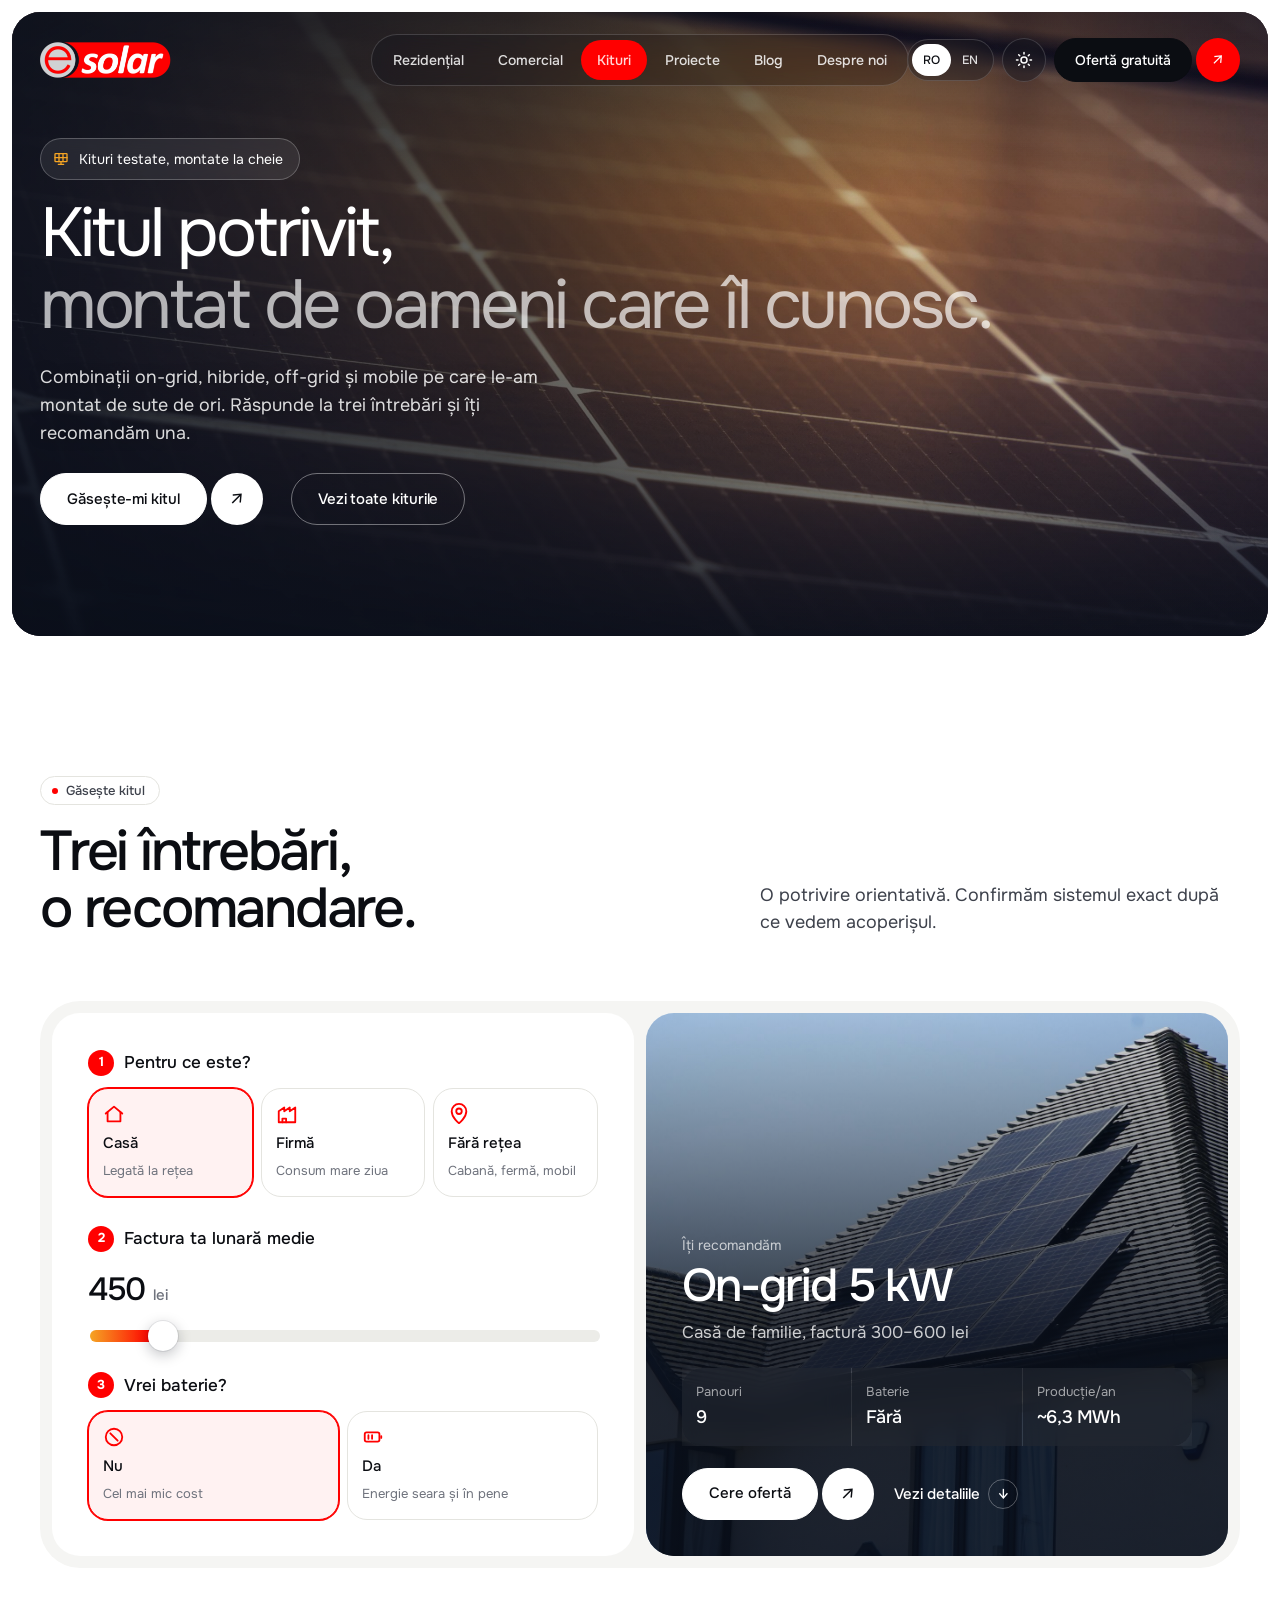
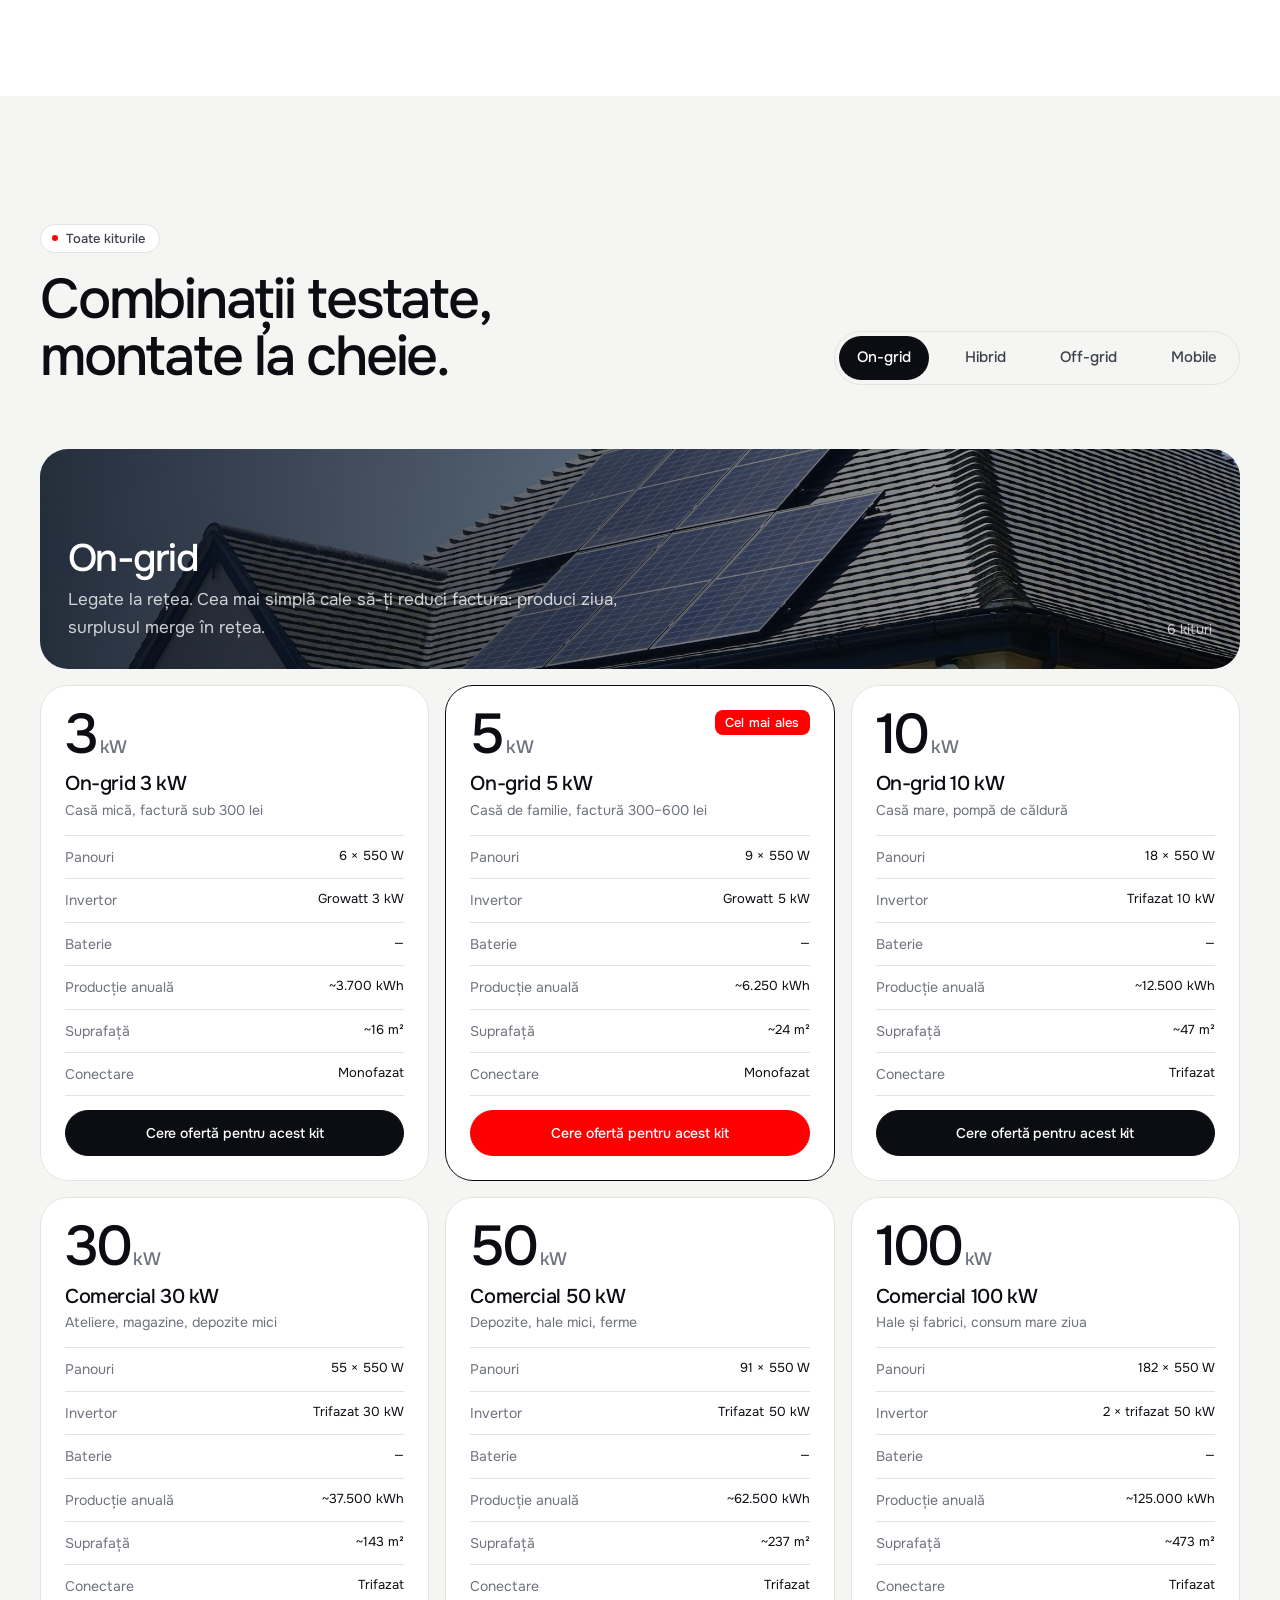
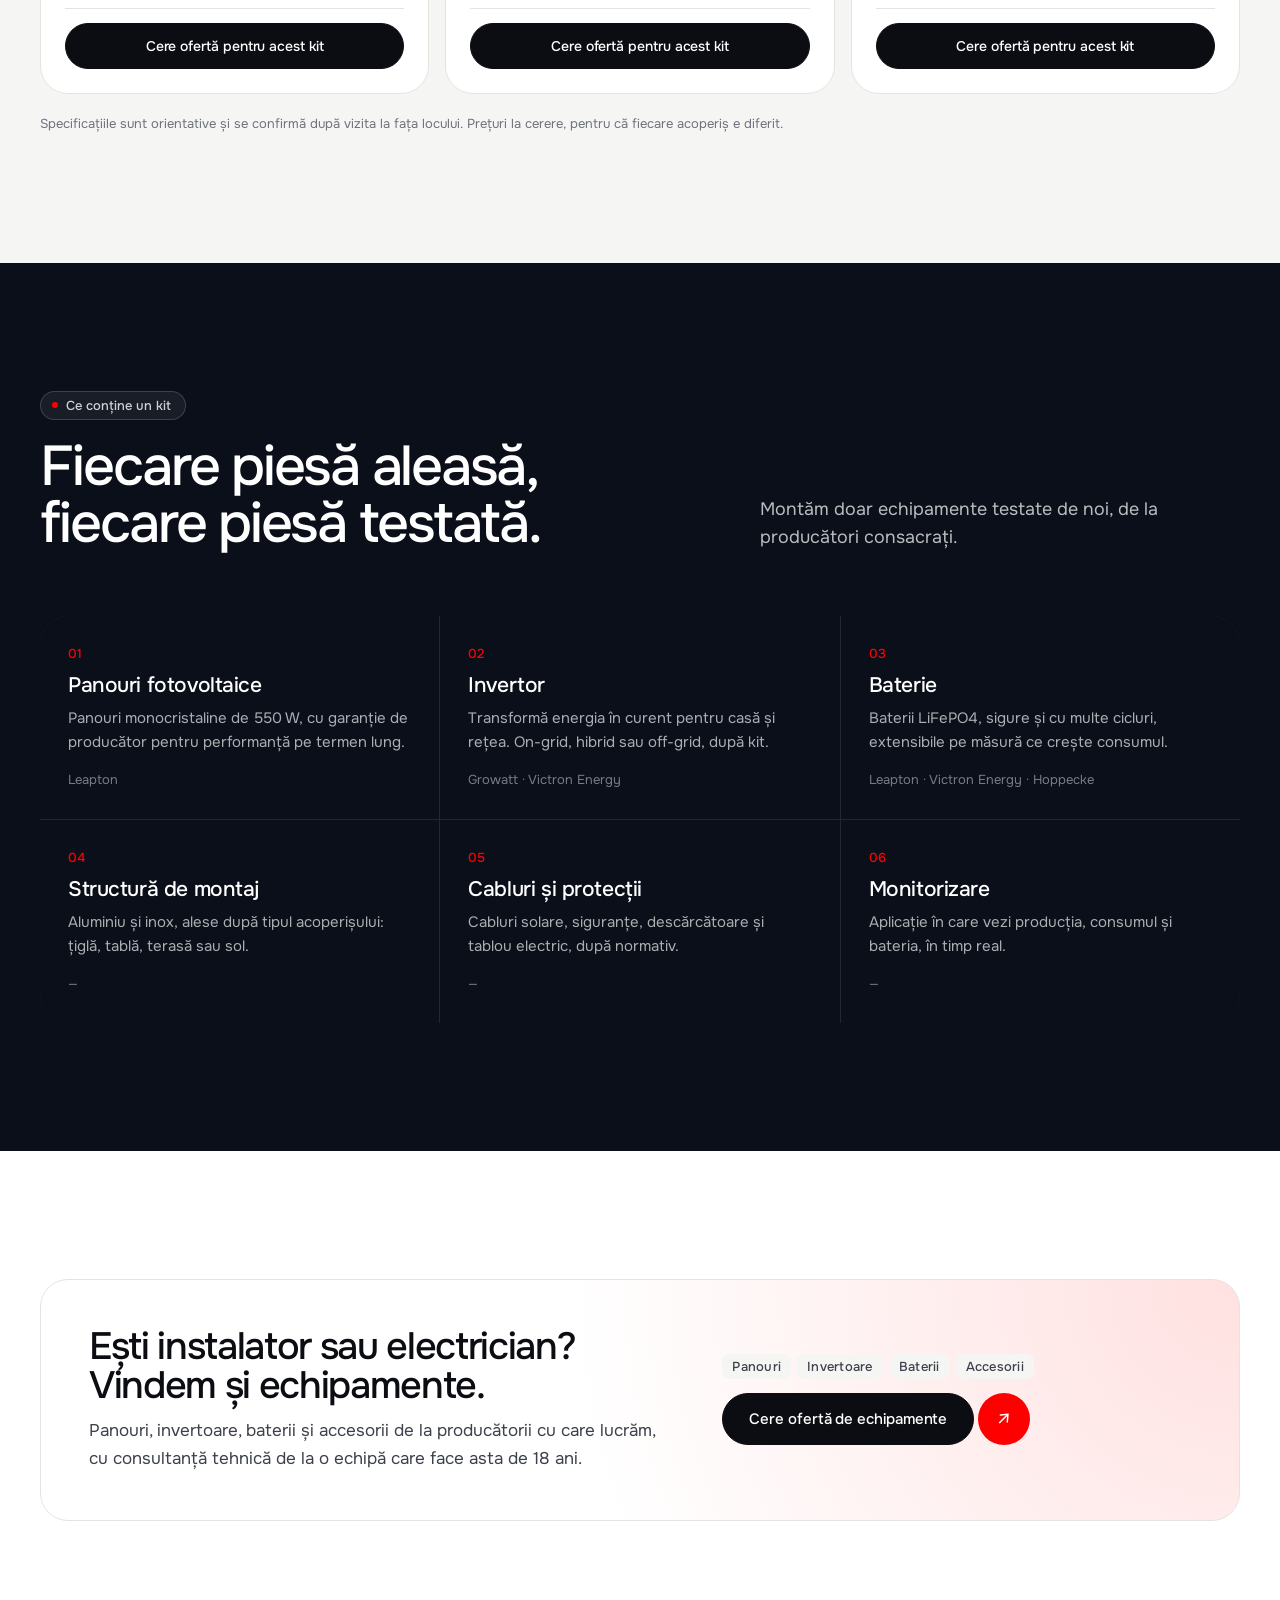
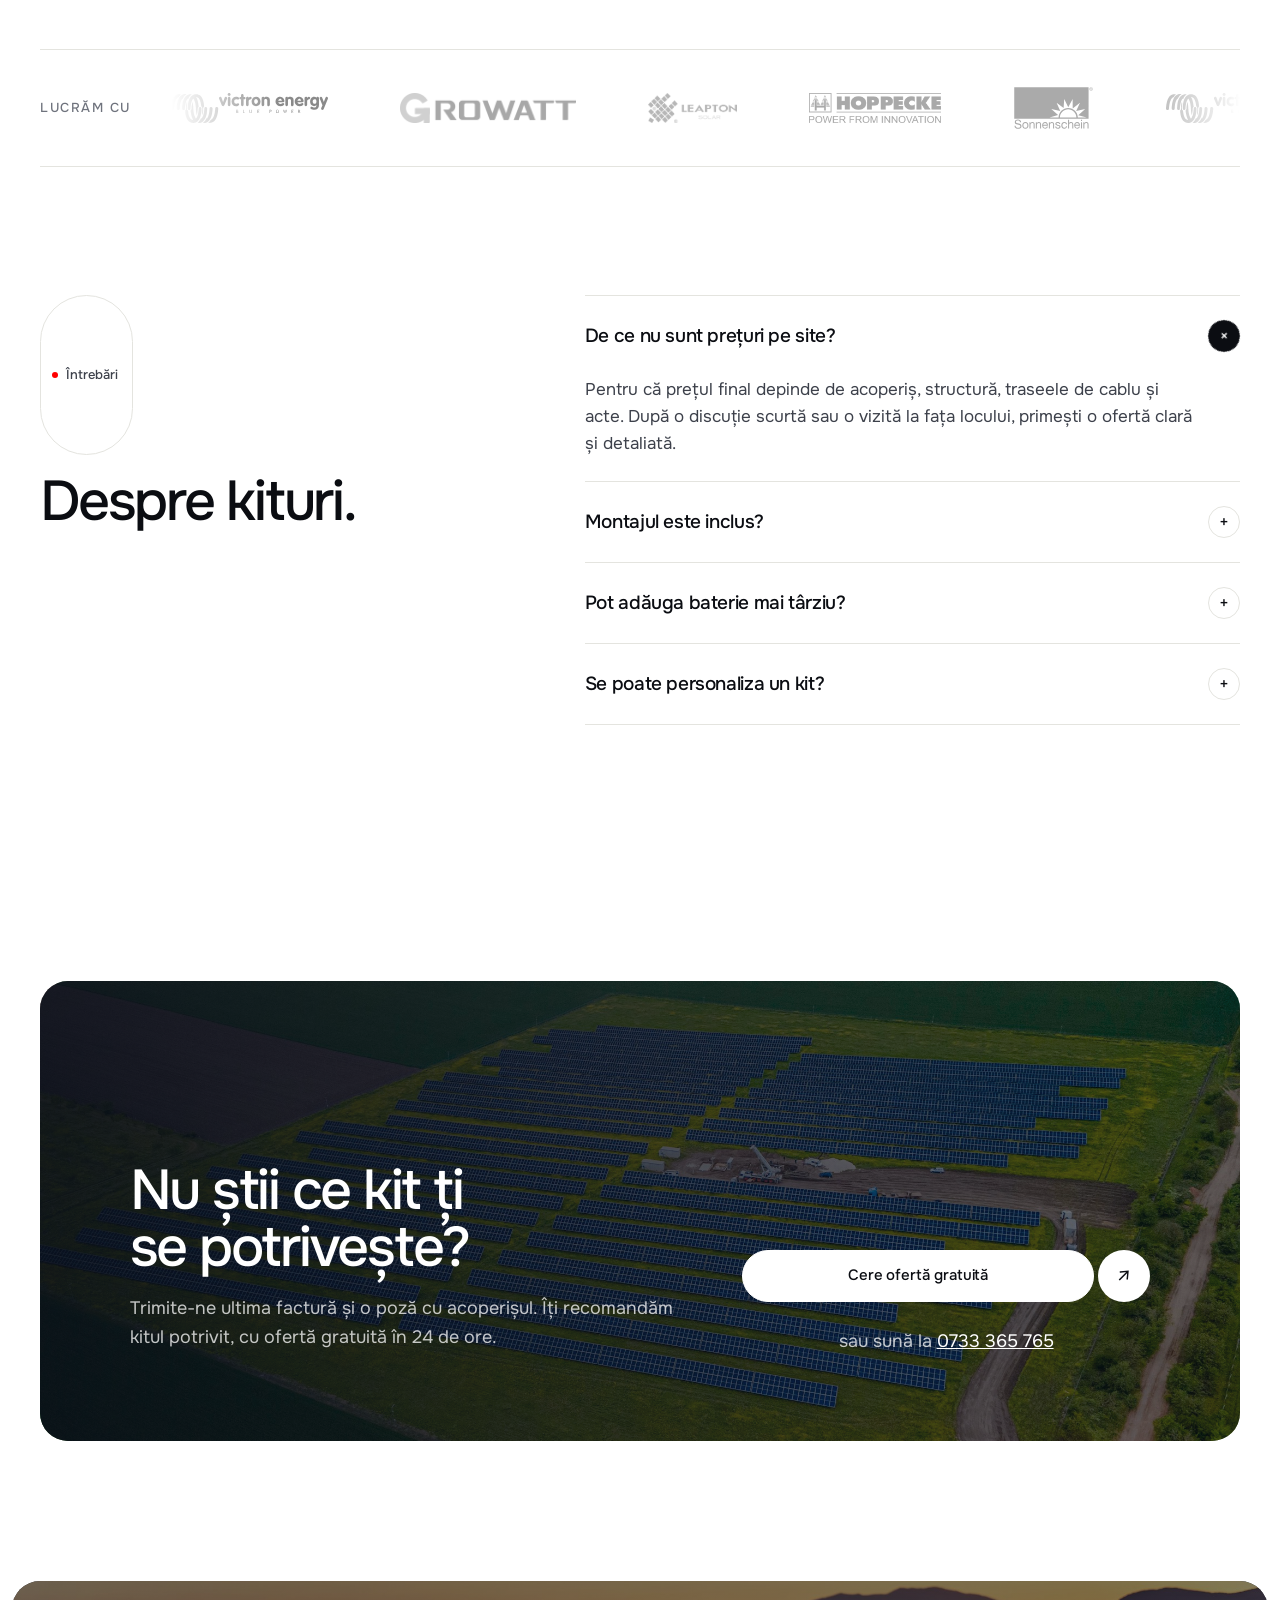
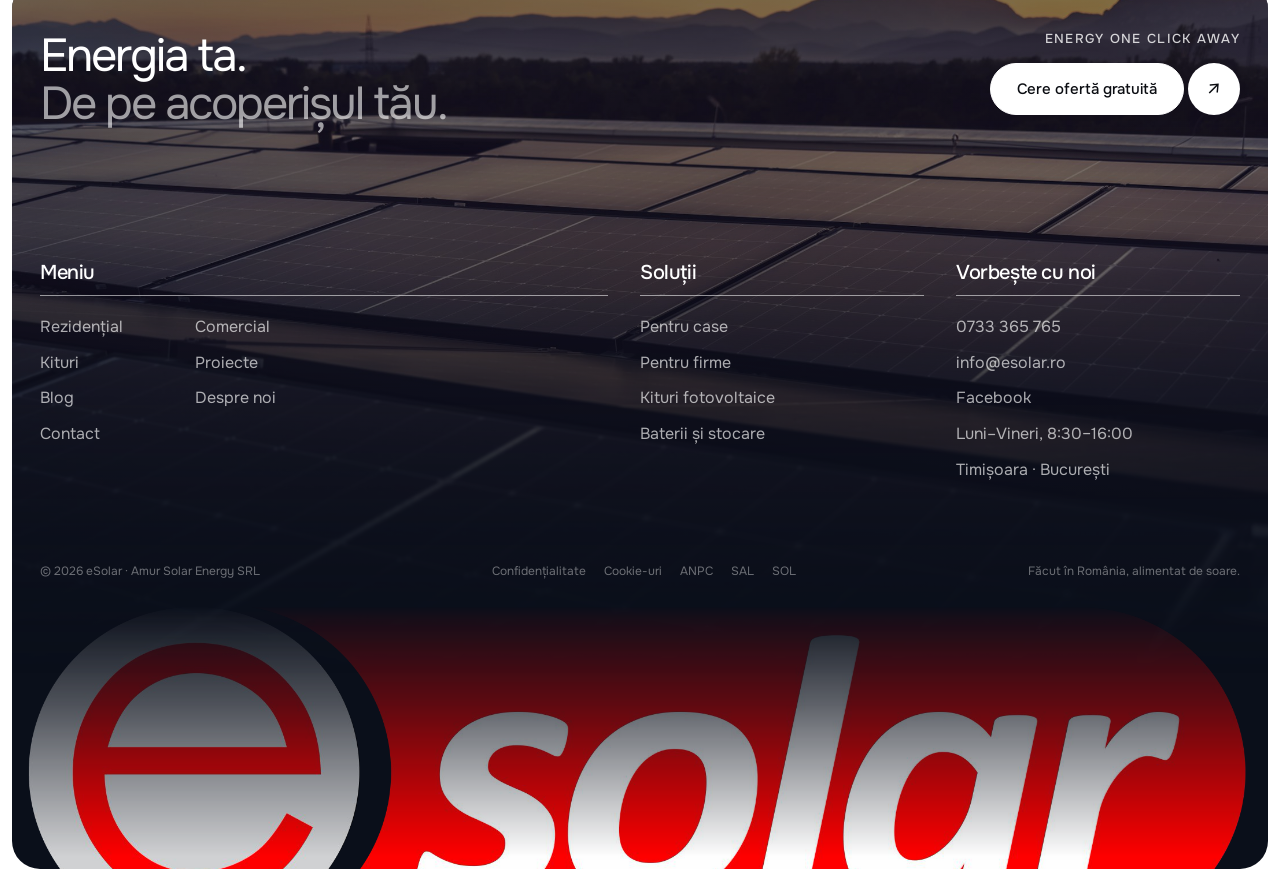
<file: kituri.html>
<!doctype html>
<html lang="ro">
  <head>
    <meta name="robots" content="noindex, nofollow" />
    <meta charset="utf-8" />
    <meta name="viewport" content="width=device-width, initial-scale=1" />
    <title>Kituri fotovoltaice — eSolar</title>
    <meta name="description" content="Kituri fotovoltaice on-grid, hibride, off-grid și mobile, testate și montate la cheie de eSolar. Găsește kitul potrivit și cere ofertă." />
    <meta name="theme-color" content="#ffffff" media="(prefers-color-scheme: light)" />
    <meta name="theme-color" content="#0b0e14" media="(prefers-color-scheme: dark)" />
    <script>
      // Theme before first paint: ?theme= link > saved choice > device setting.
      (function () {
        var t = new URLSearchParams(location.search).get('theme');
        try { t = t || localStorage.getItem('esolar-theme'); } catch (e) {}
        if (t === 'dark' || t === 'light') document.documentElement.dataset.theme = t;
      })();
    </script>
    <link rel="preconnect" href="https://fonts.googleapis.com" />
    <link rel="preconnect" href="https://fonts.gstatic.com" crossorigin />
    <link href="https://fonts.googleapis.com/css2?family=Onest:wght@300..700&display=swap" rel="stylesheet" />
    <link rel="preload" as="image" href="img/detail.jpg" />
    <script type="module" crossorigin src="./assets/kituri-BSMDfg01.js"></script>
    <link rel="modulepreload" crossorigin href="./assets/layout-C6jIOJP9.js">
    <link rel="modulepreload" crossorigin href="./assets/kits-BCt-YYBL.js">
    <link rel="stylesheet" crossorigin href="./assets/layout-DVrfpfRm.css">
    <link rel="stylesheet" crossorigin href="./assets/kits-DexFNG5B.css">
    <link rel="stylesheet" crossorigin href="./assets/rez-BCdHy90a.css">
    <link rel="stylesheet" crossorigin href="./assets/proj-DY1Ld0Rv.css">
  </head>
  <body class="has-hero page-kits">
    <main>
      <!-- HERO -->
      <section class="hero hero--page hero--short">
        <div class="hero__frame">
          <div class="hero__bg"><img src="img/detail.jpg" alt="" fetchpriority="high" /></div>
          <div class="hero__top">
            <span class="hero__chip">
              <svg width="16" height="16" viewBox="0 0 24 24" fill="none" stroke="currentColor" stroke-width="2" stroke-linecap="round" stroke-linejoin="round"><rect x="3" y="4" width="18" height="12" rx="1"/><path d="M3 10h18M9 4v12M15 4v12M12 16v4M8 20h8"/></svg>
              <span data-en="Tested kits, installed turnkey">Kituri testate, montate la cheie</span>
            </span>
            <h1>
              <span class="line"><span data-en="The right kit,">Kitul potrivit,</span></span>
              <span class="line"><span class="soft" data-en="installed by people who know it.">montat de oameni care îl cunosc.</span></span>
            </h1>
            <p class="lead" data-en="On-grid, hybrid, off-grid and mobile combinations we've installed hundreds of times. Answer three questions and we'll recommend one.">Combinații on-grid, hibride, off-grid și mobile pe care le-am montat de sute de ori. Răspunde la trei întrebări și îți recomandăm una.</p>
            <div class="hero__cta-row">
              <a class="btn-pair btn-pair--light" href="#gaseste"><span class="btn" data-en="Find my kit">Găsește-mi kitul</span><span class="btn-pair__arrow" aria-hidden="true">↗</span></a>
              <a class="btn btn--ghost" href="#catalog" style="color: #fff; border-color: rgb(255 255 255 / 0.4)" data-en="See all kits">Vezi toate kiturile</a>
            </div>
          </div>
        </div>
      </section>

      <!-- KIT FINDER -->
      <section class="section" id="gaseste">
        <div class="wrap">
          <div class="section-head section-head--split reveal">
            <div>
              <span class="eyebrow" data-en="Kit finder">Găsește kitul</span>
              <h2 class="h-lg" data-en="Three questions, one recommendation.">Trei întrebări, o recomandare.</h2>
            </div>
            <p class="lead" style="max-width: 40ch" data-en="An indicative match. We confirm the exact system after looking at your roof.">O potrivire orientativă. Confirmăm sistemul exact după ce vedem acoperișul.</p>
          </div>
          <div class="finder reveal">
            <div class="finder__form">
              <div class="q">
                <span class="q__label"><b>1</b><span data-en="What is it for?">Pentru ce este?</span></span>
                <div class="choices">
                  <button class="choice" type="button" data-who="casa" aria-pressed="true"><svg viewBox="0 0 24 24" fill="none" stroke="currentColor" stroke-width="2" stroke-linecap="round" stroke-linejoin="round"><path d="M3 11.5 12 4l9 7.5"/><path d="M5 10v10h14V10"/></svg><strong data-en="Home">Casă</strong><span data-en="Grid-connected">Legată la rețea</span></button><button class="choice" type="button" data-who="firma" aria-pressed="false"><svg viewBox="0 0 24 24" fill="none" stroke="currentColor" stroke-width="2" stroke-linecap="round" stroke-linejoin="round"><path d="M3 21V9l6-4v4l6-4v4l6-4v16z"/><path d="M7 21v-4h4v4"/></svg><strong data-en="Business">Firmă</strong><span data-en="High daytime use">Consum mare ziua</span></button><button class="choice" type="button" data-who="izolat" aria-pressed="false"><svg viewBox="0 0 24 24" fill="none" stroke="currentColor" stroke-width="2" stroke-linecap="round" stroke-linejoin="round"><path d="M12 22s-8-6-8-13a8 8 0 0 1 16 0c0 7-8 13-8 13z"/><circle cx="12" cy="9" r="3"/></svg><strong data-en="No grid">Fără rețea</strong><span data-en="Cabin, farm, mobile">Cabană, fermă, mobil</span></button>
                </div>
              </div>
              <div class="q" id="kfQBill">
                <span class="q__label"><b>2</b><label for="kfBill" data-en="Your average monthly bill">Factura ta lunară medie</label></span>
                <div class="q__bill"><strong><span id="kfBillOut">450</span> <small>lei</small></strong></div>
                <div class="range"><input id="kfBill" type="range" min="100" max="3000" step="25" value="450" /></div>
              </div>
              <div class="q" id="kfQBattery">
                <span class="q__label"><b>3</b><span data-en="Do you want a battery?">Vrei baterie?</span></span>
                <div class="choices choices--2">
                  <button class="choice" type="button" data-battery="no" aria-pressed="true"><svg viewBox="0 0 24 24" fill="none" stroke="currentColor" stroke-width="2" stroke-linecap="round" stroke-linejoin="round"><circle cx="12" cy="12" r="9"/><path d="m8 8 8 8"/></svg><strong data-en="No">Nu</strong><span data-en="Lowest cost">Cel mai mic cost</span></button><button class="choice" type="button" data-battery="yes" aria-pressed="false"><svg viewBox="0 0 24 24" fill="none" stroke="currentColor" stroke-width="2" stroke-linecap="round" stroke-linejoin="round"><rect x="3" y="7" width="16" height="10" rx="2"/><path d="M21 11v2M7 10v4M11 10v4"/></svg><strong data-en="Yes">Da</strong><span data-en="Power at night and in outages">Energie seara și în pene</span></button>
                </div>
              </div>
              <div class="q is-hidden" id="kfQUse">
                <span class="q__label"><b>2</b><span data-en="What do you need to power?">Ce vrei să alimentezi?</span></span>
                <div class="choices choices--2">
                  <button class="choice" type="button" data-use="cabana" aria-pressed="true"><svg viewBox="0 0 24 24" fill="none" stroke="currentColor" stroke-width="2" stroke-linecap="round" stroke-linejoin="round"><path d="M2 20 12 4l10 16z"/><path d="M10 20v-5h4v5"/></svg><strong data-en="Cabin">Cabană</strong><span data-en="Weekends and holidays">Weekend și vacanțe</span></button><button class="choice" type="button" data-use="casa" aria-pressed="false"><svg viewBox="0 0 24 24" fill="none" stroke="currentColor" stroke-width="2" stroke-linecap="round" stroke-linejoin="round"><path d="M3 11.5 12 4l9 7.5"/><path d="M5 10v10h14V10"/><path d="M10 20v-6h4v6"/></svg><strong data-en="Year-round home">Casă tot anul</strong><span data-en="No grid in the area">Fără rețea în zonă</span></button><button class="choice" type="button" data-use="irigatii" aria-pressed="false"><svg viewBox="0 0 24 24" fill="none" stroke="currentColor" stroke-width="2" stroke-linecap="round" stroke-linejoin="round"><path d="M12 3s7 7.5 7 12a7 7 0 0 1-14 0c0-4.5 7-12 7-12z"/></svg><strong data-en="Irrigation">Irigații</strong><span data-en="Pump in the field">Pompă pe câmp</span></button><button class="choice" type="button" data-use="mobil" aria-pressed="false"><svg viewBox="0 0 24 24" fill="none" stroke="currentColor" stroke-width="2" stroke-linecap="round" stroke-linejoin="round"><path d="M2 17V7h13l4 4h3v6z"/><circle cx="7" cy="17" r="2"/><circle cx="17" cy="17" r="2"/></svg><strong data-en="Caravan or boat">Rulotă sau barcă</strong><span data-en="12 V system">Sistem de 12 V</span></button>
                </div>
              </div>
            </div>
            <div class="finder__result" id="kfResult" aria-live="polite">
              <div class="media"><img src="img/hero.jpg" alt="" loading="lazy" /></div>
              <span class="finder__kicker" data-en="We recommend">Îți recomandăm</span>
              <div class="finder__name"></div>
              <p class="finder__ideal"></p>
              <div class="finder__specs"></div>
              <div class="finder__actions">
                <a class="btn-pair btn-pair--light" data-quote href="contact.html"><span class="btn" data-en="Request a quote">Cere ofertă</span><span class="btn-pair__arrow" aria-hidden="true">↗</span></a>
                <a class="link-arrow" data-show href="#catalog"><span data-en="Details">Vezi detaliile</span><span class="arrow">↓</span></a>
              </div>
            </div>
          </div>
        </div>
      </section>

      <!-- CATALOG: kits come from src/kits.js -->
      <section class="section section--alt" id="catalog">
        <div class="wrap">
          <div class="section-head section-head--split reveal">
            <div>
              <span class="eyebrow" data-en="All kits">Toate kiturile</span>
              <h2 class="h-lg" data-en="Tested combinations, installed turnkey.">Combinații testate, montate la cheie.</h2>
            </div>
            <div class="cat-tabs" role="tablist" aria-label="Familii de kituri" data-en-aria="Kit families">
              <button type="button" role="tab" data-family="on-grid" aria-selected="true">On-grid</button>
              <button type="button" role="tab" data-family="hibrid" aria-selected="false" data-en="Hybrid">Hibrid</button>
              <button type="button" role="tab" data-family="off-grid" aria-selected="false">Off-grid</button>
              <button type="button" role="tab" data-family="mobil" aria-selected="false" data-en="Mobile">Mobile</button>
            </div>
          </div>
          <div class="cat-head" id="catHead"></div>
          <div class="kitlist" id="kitList" aria-live="polite"></div>
          <p class="battery__note" style="margin-top: 20px" data-en="Specs are indicative and are confirmed after the site visit. Prices on request, because every roof is different.">Specificațiile sunt orientative și se confirmă după vizita la fața locului. Prețuri la cerere, pentru că fiecare acoperiș e diferit.</p>
        </div>
      </section>

      <!-- INSIDE A KIT -->
      <section class="section section--night on-dark">
        <div class="wrap">
          <div class="section-head section-head--split reveal">
            <div>
              <span class="eyebrow" data-en="What's in a kit">Ce conține un kit</span>
              <h2 class="h-lg" data-en="Every part chosen, every part tested.">Fiecare piesă aleasă, fiecare piesă testată.</h2>
            </div>
            <p class="lead" style="max-width: 40ch" data-en="We only install equipment we've tested ourselves, from established brands.">Montăm doar echipamente testate de noi, de la producători consacrați.</p>
          </div>
          <div class="inside">
            <div class="reveal"><span class="inside__n">01</span><h3 data-en="Solar panels">Panouri fotovoltaice</h3><p data-en="550 W monocrystalline panels, with a manufacturer performance warranty.">Panouri monocristaline de 550 W, cu garanție de producător pentru performanță pe termen lung.</p><p class="brandline">Leapton</p></div>
            <div class="reveal"><span class="inside__n">02</span><h3 data-en="Inverter">Invertor</h3><p data-en="Turns solar power into usable current. On-grid, hybrid or off-grid, depending on the kit.">Transformă energia în curent pentru casă și rețea. On-grid, hibrid sau off-grid, după kit.</p><p class="brandline">Growatt · Victron Energy</p></div>
            <div class="reveal"><span class="inside__n">03</span><h3 data-en="Battery">Baterie</h3><p data-en="LiFePO4 batteries, safe and long-lasting, expandable as your use grows.">Baterii LiFePO4, sigure și cu multe cicluri, extensibile pe măsură ce crește consumul.</p><p class="brandline">Leapton · Victron Energy · Hoppecke</p></div>
            <div class="reveal"><span class="inside__n">04</span><h3 data-en="Mounting structure">Structură de montaj</h3><p data-en="Aluminium and stainless steel, matched to the roof: tiles, metal, flat or ground.">Aluminiu și inox, alese după tipul acoperișului: țiglă, tablă, terasă sau sol.</p><p class="brandline">—</p></div>
            <div class="reveal"><span class="inside__n">05</span><h3 data-en="Cabling and protection">Cabluri și protecții</h3><p data-en="Solar cables, fuses, surge protection and switchboard, to standard.">Cabluri solare, siguranțe, descărcătoare și tablou electric, după normativ.</p><p class="brandline">—</p></div>
            <div class="reveal"><span class="inside__n">06</span><h3 data-en="Monitoring">Monitorizare</h3><p data-en="An app showing production, consumption and battery level, live.">Aplicație în care vezi producția, consumul și bateria, în timp real.</p><p class="brandline">—</p></div>
          </div>
        </div>
      </section>

      <!-- FOR INSTALLERS -->
      <section class="section">
        <div class="wrap">
          <div class="pro reveal">
            <div>
              <h2 data-en="Installer or electrician? We sell equipment too.">Ești instalator sau electrician? Vindem și echipamente.</h2>
              <p data-en="Panels, inverters, batteries and accessories from the brands we install, with technical advice from a team that has done this for 18 years.">Panouri, invertoare, baterii și accesorii de la producătorii cu care lucrăm, cu consultanță tehnică de la o echipă care face asta de 18 ani.</p>
            </div>
            <div class="pro__side">
              <ul>
                <li class="tag" data-en="Panels">Panouri</li>
                <li class="tag" data-en="Inverters">Invertoare</li>
                <li class="tag" data-en="Batteries">Baterii</li>
                <li class="tag" data-en="Accessories">Accesorii</li>
              </ul>
              <a class="btn-pair" href="contact.html?subiect=echipamente"><span class="btn" data-en="Ask for an equipment quote">Cere ofertă de echipamente</span><span class="btn-pair__arrow" aria-hidden="true">↗</span></a>
            </div>
          </div>
        </div>
      </section>

      <!-- BRANDS -->
      <div class="wrap">
        <div class="brands">
          <span data-en="We work with">Lucrăm cu</span>
          <div class="brands__viewport">
            <div class="brands__track"><div class="brands__set"><img src="brand/partners/victron.svg" alt="Victron Energy" loading="lazy" /><img src="brand/partners/growatt.png" alt="Growatt" loading="lazy" /><img src="brand/partners/leapton.png" alt="Leapton Solar" loading="lazy" /><img src="brand/partners/hoppecke-2x.png" alt="Hoppecke" loading="lazy" /><img src="brand/partners/sonnenschein.svg" alt="Sonnenschein" class="is-badge" loading="lazy" /></div><div class="brands__set" aria-hidden="true"><img src="brand/partners/victron.svg" alt="" loading="lazy" /><img src="brand/partners/growatt.png" alt="" loading="lazy" /><img src="brand/partners/leapton.png" alt="" loading="lazy" /><img src="brand/partners/hoppecke-2x.png" alt="" loading="lazy" /><img src="brand/partners/sonnenschein.svg" alt="" class="is-badge" loading="lazy" /></div><div class="brands__set" aria-hidden="true"><img src="brand/partners/victron.svg" alt="" loading="lazy" /><img src="brand/partners/growatt.png" alt="" loading="lazy" /><img src="brand/partners/leapton.png" alt="" loading="lazy" /><img src="brand/partners/hoppecke-2x.png" alt="" loading="lazy" /><img src="brand/partners/sonnenschein.svg" alt="" class="is-badge" loading="lazy" /></div></div>
          </div>
        </div>
      </div>

      <!-- FAQ -->
      <section class="section">
        <div class="wrap faq">
          <div class="section-head reveal">
            <span class="eyebrow" data-en="Questions">Întrebări</span>
            <h2 class="h-lg" data-en="About the kits.">Despre kituri.</h2>
          </div>
          <div class="faq__list reveal">
            <details open>
              <summary data-en="Why no prices on the site?">De ce nu sunt prețuri pe site?</summary>
              <p data-en="Because the final price depends on the roof, the structure, the cable runs and the paperwork. After a short call or a site visit, you get a clear, itemised offer.">Pentru că prețul final depinde de acoperiș, structură, traseele de cablu și acte. După o discuție scurtă sau o vizită la fața locului, primești o ofertă clară și detaliată.</p>
            </details>
            <details>
              <summary data-en="Is installation included?">Montajul este inclus?</summary>
              <p data-en="Yes. Every kit is offered turnkey: design, equipment, installation, commissioning and prosumer paperwork.">Da. Fiecare kit e oferit la cheie: proiect, echipamente, montaj, punere în funcțiune și actele de prosumator.</p>
            </details>
            <details>
              <summary data-en="Can I add a battery later?">Pot adăuga baterie mai târziu?</summary>
              <p data-en="Yes, if you start with a hybrid inverter. Tell us you're considering it and we'll plan the system so the battery is a simple add-on.">Da, dacă pornești cu un invertor hibrid. Spune-ne că te gândești la asta și planificăm sistemul astfel încât bateria să se adauge simplu.</p>
            </details>
            <details>
              <summary data-en="Can a kit be customised?">Se poate personaliza un kit?</summary>
              <p data-en="Always. The kits are proven starting points; we adjust power, battery and inverter to your consumption.">Mereu. Kiturile sunt puncte de plecare testate; ajustăm puterea, bateria și invertorul după consumul tău.</p>
            </details>
          </div>
        </div>
      </section>

      <!-- CTA -->
      <section class="section">
        <div class="wrap">
          <div class="cta on-dark reveal">
            <div class="media"><img src="img/fields.jpg" alt="" loading="lazy" /></div>
            <div>
              <h2 class="h-lg" data-en="Not sure which kit fits?">Nu știi ce kit ți se potrivește?</h2>
              <p data-en="Send us your latest bill and a photo of the roof. We recommend the right kit, with a free offer within 24 hours.">Trimite-ne ultima factură și o poză cu acoperișul. Îți recomandăm kitul potrivit, cu ofertă gratuită în 24 de ore.</p>
            </div>
            <div class="cta__actions">
              <a class="btn-pair btn-pair--light" href="contact.html"><span class="btn" style="flex: 1" data-en="Get a free quote">Cere ofertă gratuită</span><span class="btn-pair__arrow" aria-hidden="true">↗</span></a>
              <p class="cta__phone"><span data-en="or call">sau sună la</span> <a href="tel:+40733365765">0733 365 765</a></p>
            </div>
          </div>
        </div>
      </section>
    </main>

  </body>
</html>
</file>
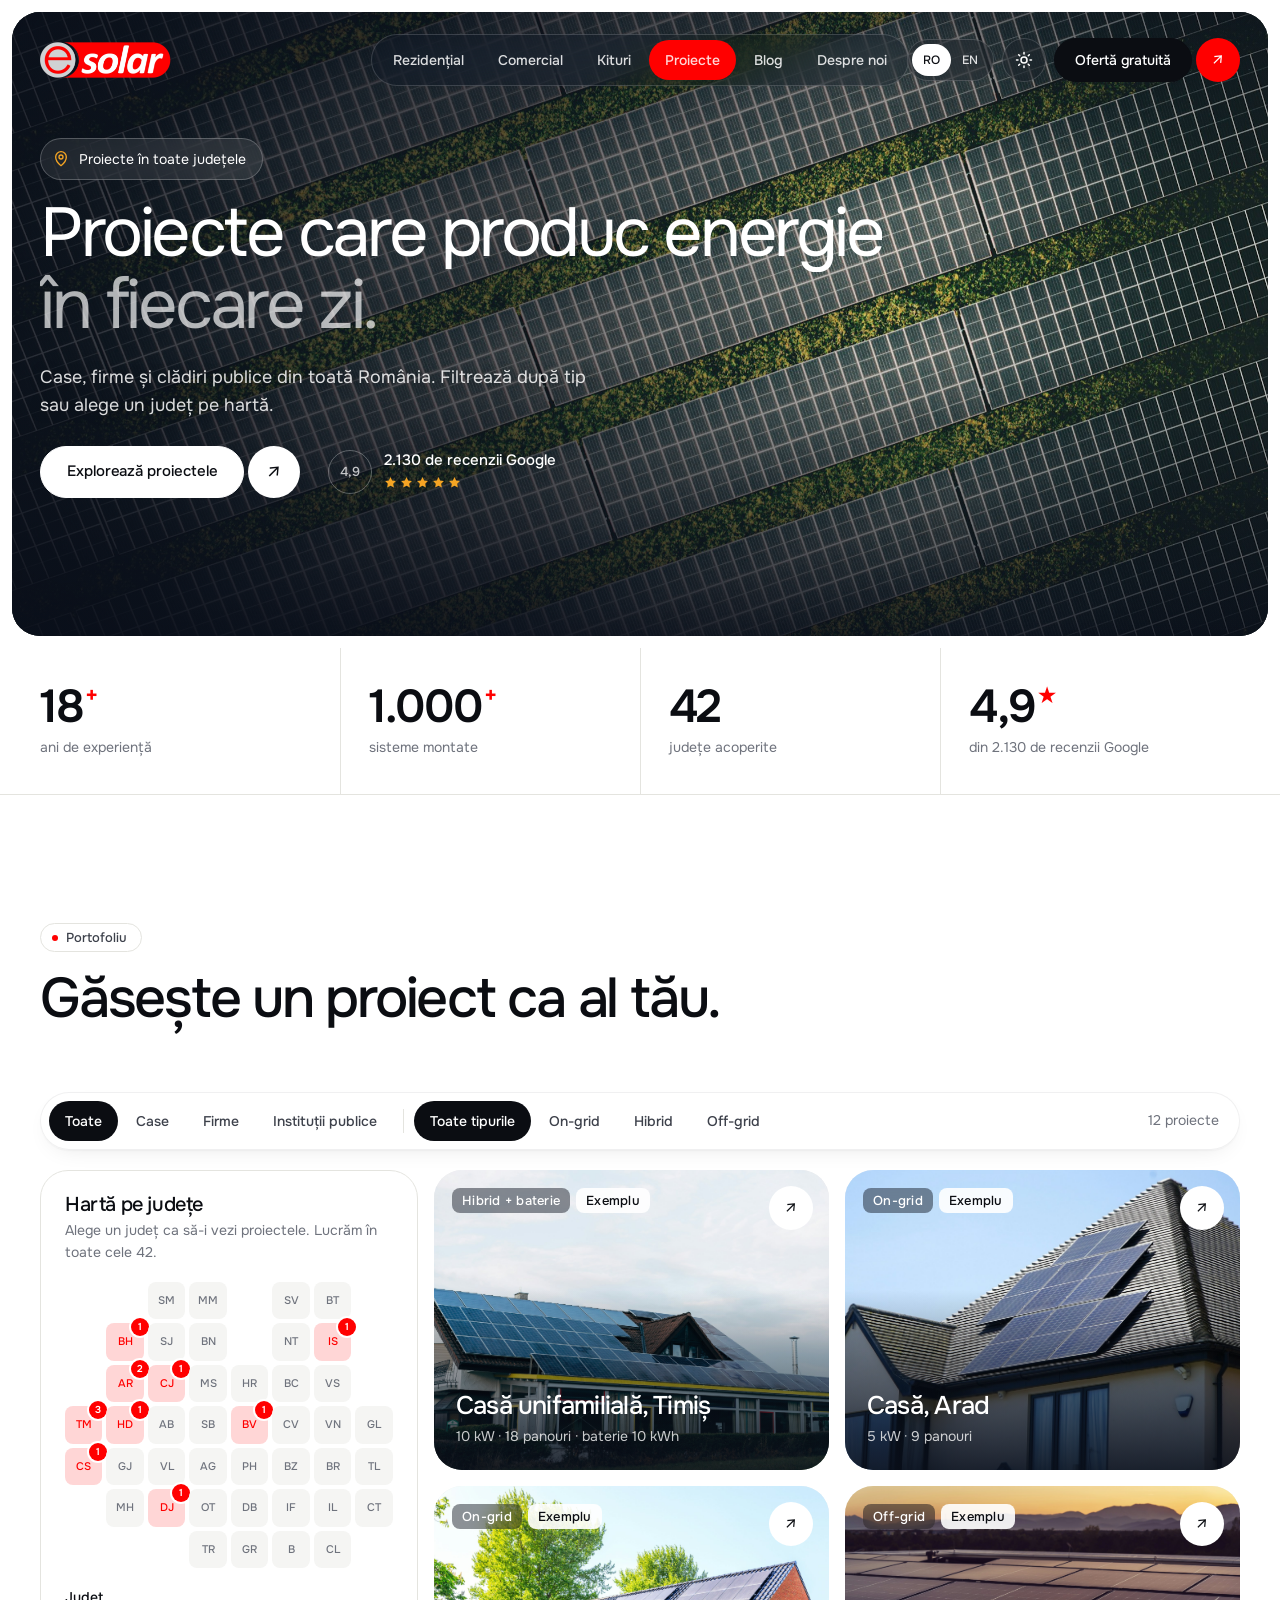
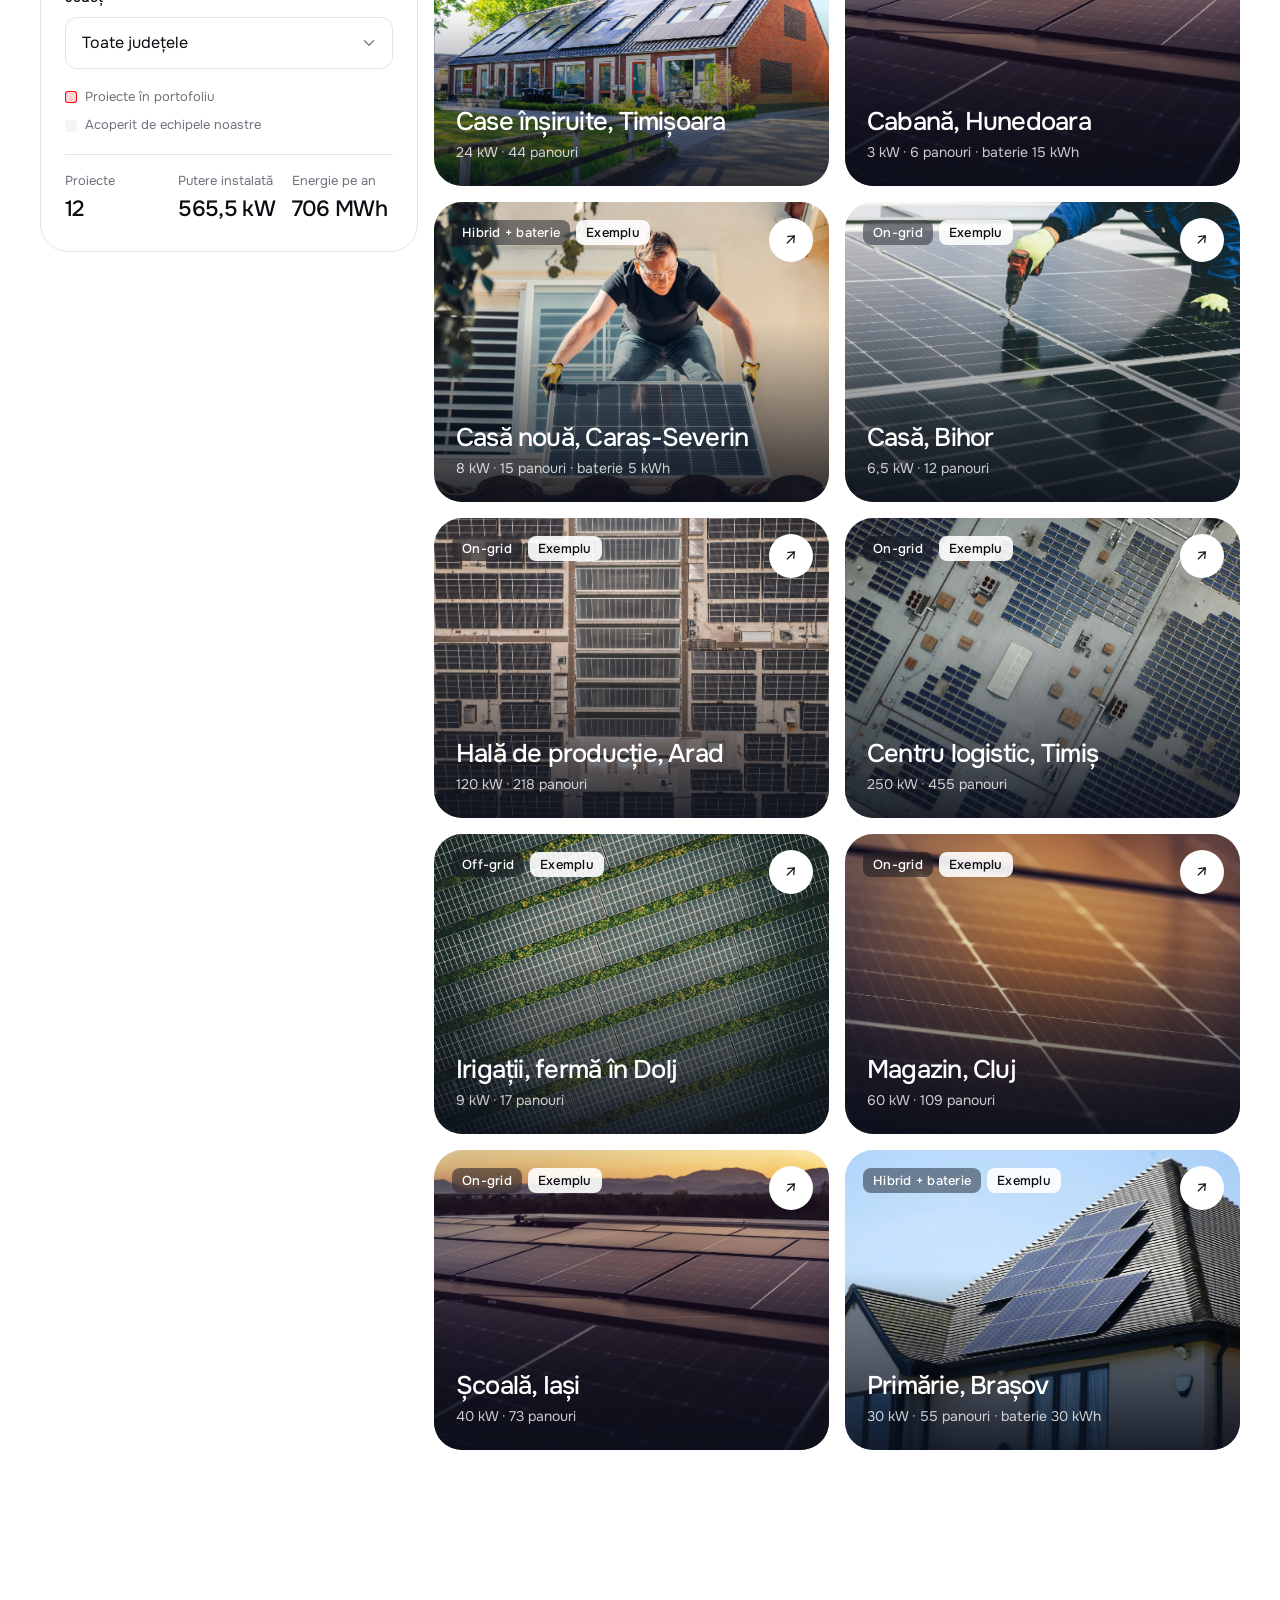
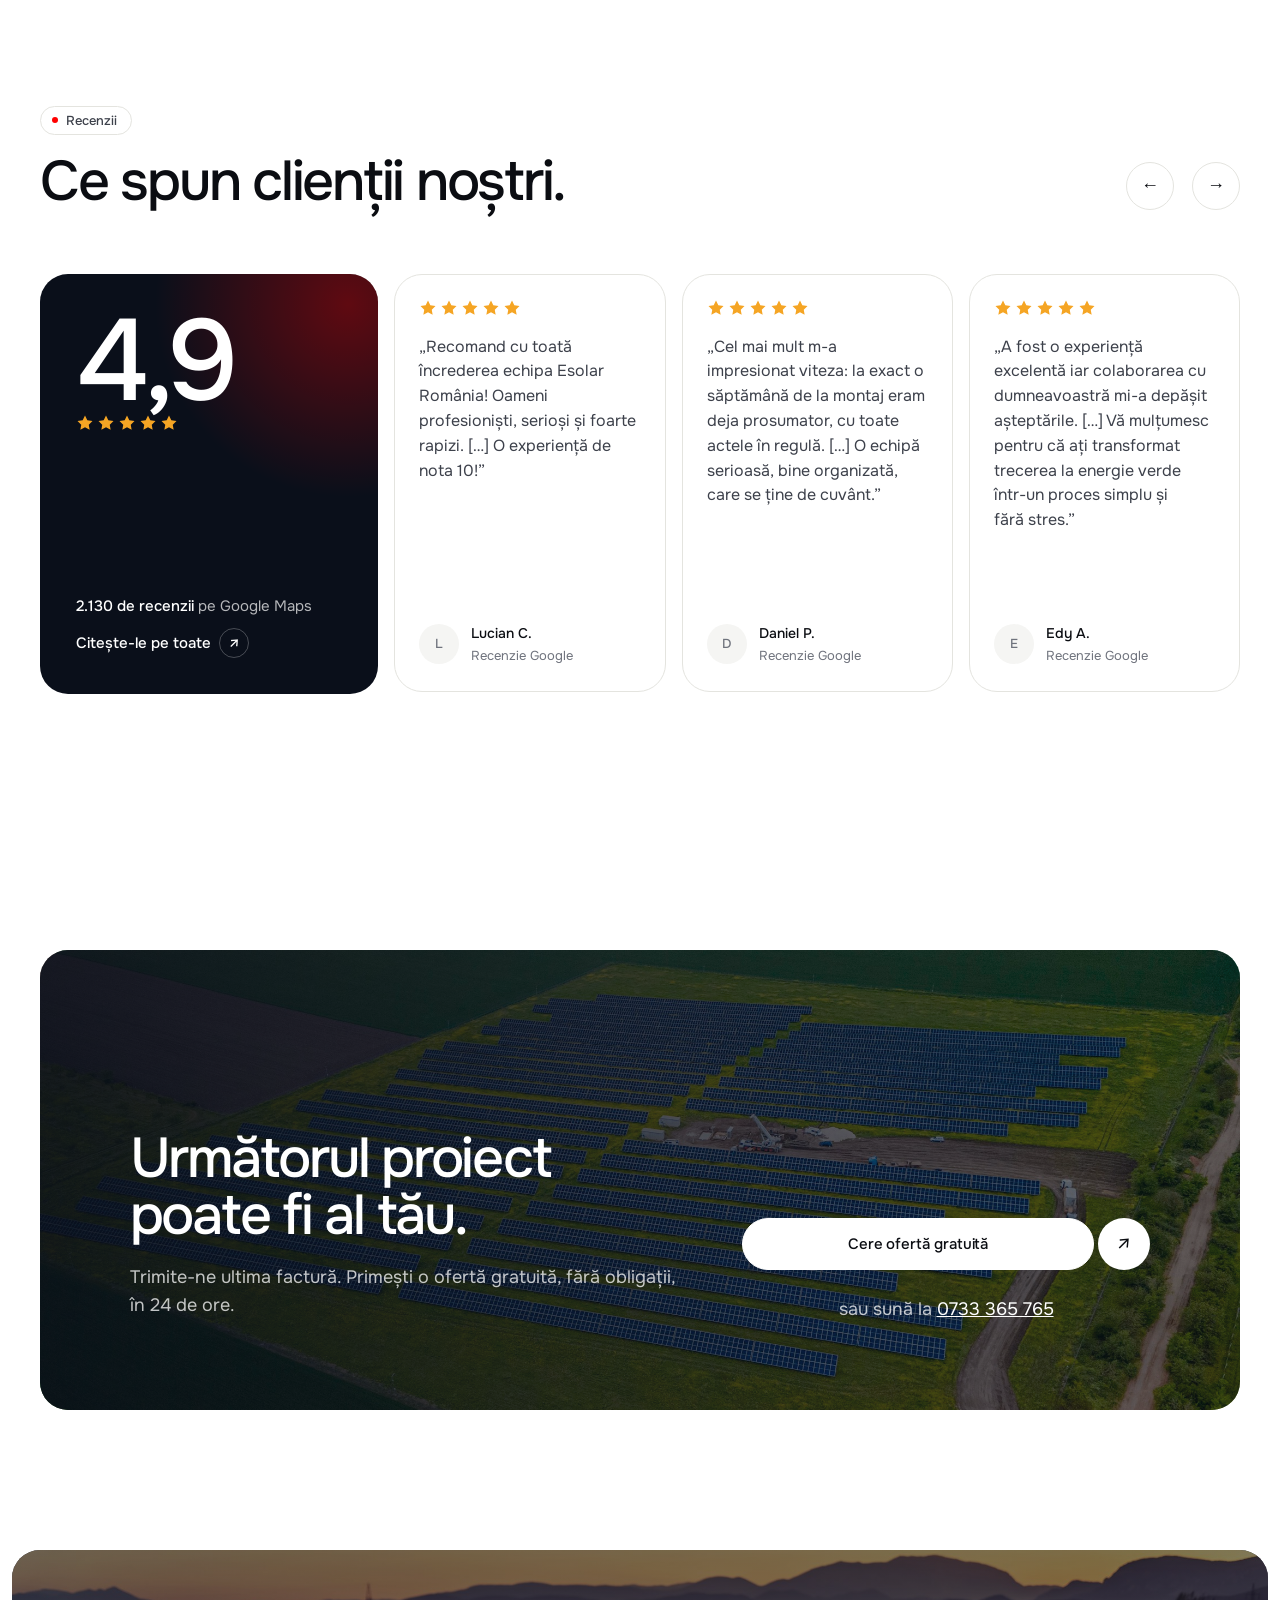
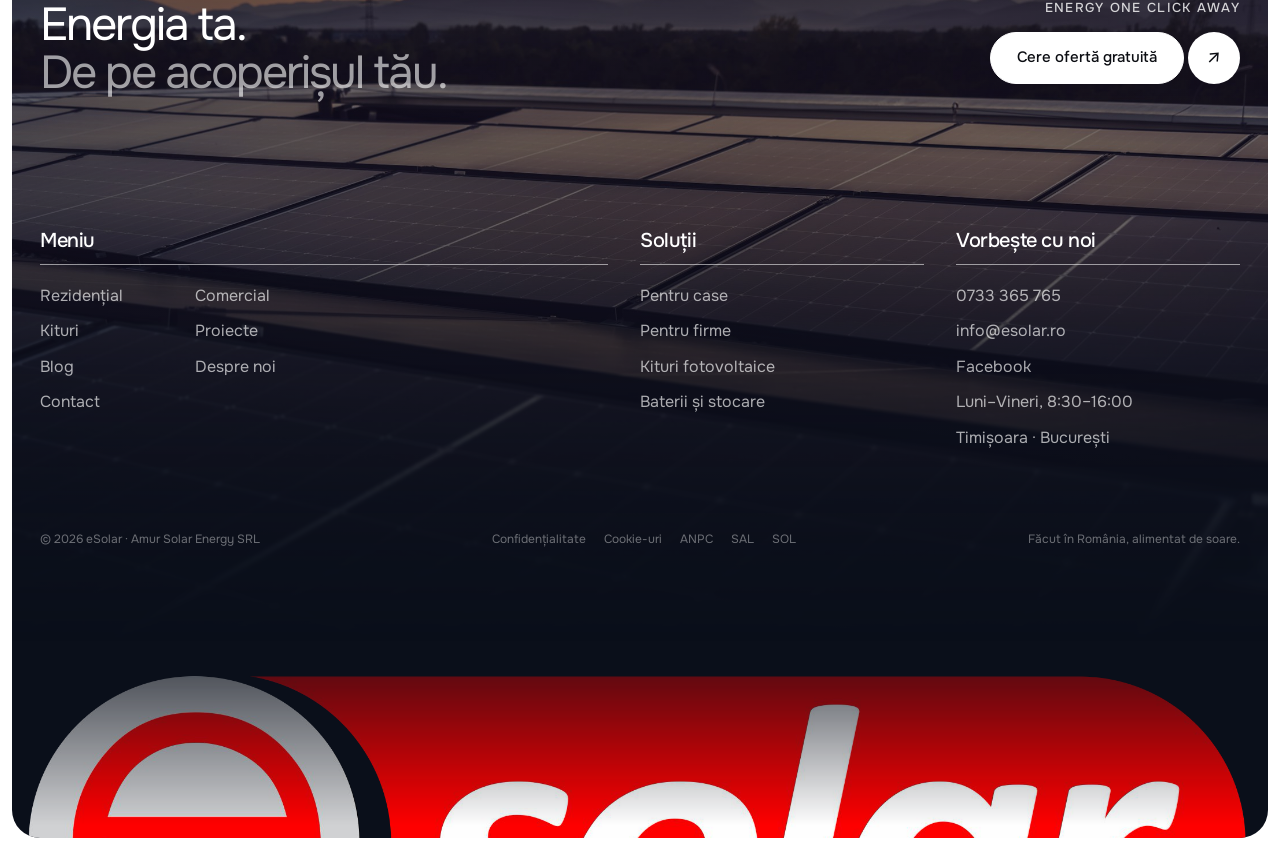
<file: proiecte.html>
<!doctype html>
<html lang="ro">
  <head>
    <meta name="robots" content="noindex, nofollow" />
    <meta charset="utf-8" />
    <meta name="viewport" content="width=device-width, initial-scale=1" />
    <title>Proiecte fotovoltaice — eSolar</title>
    <meta name="description" content="Portofoliul eSolar: sisteme fotovoltaice montate pentru case, firme și instituții publice, în toate județele României." />
    <meta name="theme-color" content="#ffffff" media="(prefers-color-scheme: light)" />
    <meta name="theme-color" content="#0b0e14" media="(prefers-color-scheme: dark)" />
    <script>
      // Theme before first paint: ?theme= link > saved choice > device setting.
      (function () {
        var t = new URLSearchParams(location.search).get('theme');
        try { t = t || localStorage.getItem('esolar-theme'); } catch (e) {}
        if (t === 'dark' || t === 'light') document.documentElement.dataset.theme = t;
      })();
    </script>
    <link rel="preconnect" href="https://fonts.googleapis.com" />
    <link rel="preconnect" href="https://fonts.gstatic.com" crossorigin />
    <link href="https://fonts.googleapis.com/css2?family=Onest:wght@300..700&display=swap" rel="stylesheet" />
    <link rel="preload" as="image" href="img/farm.jpg" />
    <script type="module" crossorigin src="./assets/proiecte-e-E9ipmR.js"></script>
    <link rel="modulepreload" crossorigin href="./assets/layout-C6jIOJP9.js">
    <link rel="modulepreload" crossorigin href="./assets/portfolio-Cwu2fPKW.js">
    <link rel="stylesheet" crossorigin href="./assets/layout-DVrfpfRm.css">
    <link rel="stylesheet" crossorigin href="./assets/rez-BCdHy90a.css">
    <link rel="stylesheet" crossorigin href="./assets/proj-DY1Ld0Rv.css">
    <link rel="stylesheet" crossorigin href="./assets/contact-CB5JpcL7.css">
  </head>
  <body class="has-hero page-proj">
    <main>
      <!-- HERO -->
      <section class="hero hero--page hero--short">
        <div class="hero__frame">
          <div class="hero__bg"><img src="img/farm.jpg" alt="" fetchpriority="high" /></div>
          <div class="hero__top">
            <span class="hero__chip">
              <svg width="16" height="16" viewBox="0 0 24 24" fill="none" stroke="currentColor" stroke-width="2" stroke-linecap="round" stroke-linejoin="round"><path d="M12 22s-8-6-8-13a8 8 0 0 1 16 0c0 7-8 13-8 13z"/><circle cx="12" cy="9" r="3"/></svg>
              <span data-en="Projects in every county">Proiecte în toate județele</span>
            </span>
            <h1>
              <span class="line"><span data-en="Projects that make energy">Proiecte care produc energie</span></span>
              <span class="line"><span class="soft" data-en="every single day.">în fiecare zi.</span></span>
            </h1>
            <p class="lead" data-en="Homes, companies and public buildings across Romania. Filter by type, or pick a county on the map.">Case, firme și clădiri publice din toată România. Filtrează după tip sau alege un județ pe hartă.</p>
            <div class="hero__cta-row">
              <a class="btn-pair btn-pair--light" href="#explorer"><span class="btn" data-en="Explore projects">Explorează proiectele</span><span class="btn-pair__arrow" aria-hidden="true">↗</span></a>
              <div class="proof">
                <span class="proof__badge">4,9</span>
                <div><b data-en="2,130 Google reviews">2.130 de recenzii Google</b><span class="stars stars--sm" aria-label="5 stele"><svg viewBox="0 0 24 24" fill="currentColor"><path d="m12 2 3.1 6.3 6.9 1-5 4.9 1.2 6.8L12 17.8 5.8 21l1.2-6.8-5-4.9 6.9-1z"/></svg><svg viewBox="0 0 24 24" fill="currentColor"><path d="m12 2 3.1 6.3 6.9 1-5 4.9 1.2 6.8L12 17.8 5.8 21l1.2-6.8-5-4.9 6.9-1z"/></svg><svg viewBox="0 0 24 24" fill="currentColor"><path d="m12 2 3.1 6.3 6.9 1-5 4.9 1.2 6.8L12 17.8 5.8 21l1.2-6.8-5-4.9 6.9-1z"/></svg><svg viewBox="0 0 24 24" fill="currentColor"><path d="m12 2 3.1 6.3 6.9 1-5 4.9 1.2 6.8L12 17.8 5.8 21l1.2-6.8-5-4.9 6.9-1z"/></svg><svg viewBox="0 0 24 24" fill="currentColor"><path d="m12 2 3.1 6.3 6.9 1-5 4.9 1.2 6.8L12 17.8 5.8 21l1.2-6.8-5-4.9 6.9-1z"/></svg></span></div>
              </div>
            </div>
          </div>
        </div>
      </section>

      <!-- STATS -->
      <section class="stats">
        <div class="wrap stats__grid">
          <div class="stat reveal"><strong data-count="18">18<sup>+</sup></strong><span data-en="years of experience">ani de experiență</span></div>
          <div class="stat reveal"><strong data-count="1000">1.000<sup>+</sup></strong><span data-en="systems installed">sisteme montate</span></div>
          <div class="stat reveal"><strong data-count="42">42</strong><span data-en="counties covered">județe acoperite</span></div>
          <div class="stat reveal"><strong>4,9<sup>★</sup></strong><span data-en="from 2,130 Google reviews">din 2.130 de recenzii Google</span></div>
        </div>
      </section>


      <!-- EXPLORER: projects come from src/projects.js -->
      <section class="section" id="explorer">
        <div class="wrap">
          <div class="section-head reveal">
            <span class="eyebrow" data-en="Portfolio">Portofoliu</span>
            <h2 class="h-lg" data-en="Find a project like yours.">Găsește un proiect ca al tău.</h2>
          </div>

          <div class="px-bar" role="toolbar" aria-label="Filtre" data-en-aria="Filters">
            <div class="px-group" role="group" aria-label="Segment">
              <button type="button" data-segment="all" aria-pressed="true" data-en="All">Toate</button>
              <button type="button" data-segment="casa" aria-pressed="false" data-en="Homes">Case</button>
              <button type="button" data-segment="firma" aria-pressed="false" data-en="Businesses">Firme</button>
              <button type="button" data-segment="public" aria-pressed="false" data-en="Public sector">Instituții publice</button>
            </div>
            <span class="px-sep" aria-hidden="true"></span>
            <div class="px-group" role="group" aria-label="Tip sistem" data-en-aria="System type">
              <button type="button" data-type="all" aria-pressed="true" data-en="All types">Toate tipurile</button>
              <button type="button" data-type="on-grid" aria-pressed="false">On-grid</button>
              <button type="button" data-type="hibrid" aria-pressed="false" data-en="Hybrid">Hibrid</button>
              <button type="button" data-type="off-grid" aria-pressed="false">Off-grid</button>
            </div>
            <button class="px-county" id="pxCounty" type="button" aria-label="Șterge filtrul de județ" data-en-aria="Clear county filter"><span></span> ×</button>
            <span class="px-count" id="pxCountText" aria-live="polite"></span>
          </div>

          <div class="px-layout">
            <aside class="px-map">
              <div class="px-map__head">
                <h3 data-en="Map by county">Hartă pe județe</h3>
                <p data-en="Pick a county to see its projects. We work in all 42.">Alege un județ ca să-i vezi proiectele. Lucrăm în toate cele 42.</p>
              </div>
              <div class="tiles" id="pxTiles"></div>
              <div class="field px-select-wrap">
                <label for="pxSelect" data-en="County">Județ</label>
                <select id="pxSelect"></select>
              </div>
              <div class="px-legend">
                <span class="l-has"><i></i><span data-en="Projects in the portfolio">Proiecte în portofoliu</span></span>
                <span><i></i><span data-en="Served by our teams">Acoperit de echipele noastre</span></span>
              </div>
              <div class="px-sum">
                <div><span data-en="Projects">Proiecte</span><strong id="pxSumN">0</strong></div>
                <div><span data-en="Installed power">Putere instalată</span><strong id="pxSumKw">0 kW</strong></div>
                <div><span data-en="Energy per year">Energie pe an</span><strong id="pxSumMwh">0 MWh</strong></div>
              </div>
            </aside>
            <div class="px-grid" id="pxGrid" aria-live="polite"></div>
          </div>
        </div>
        <dialog class="pf-dialog" id="pfDialog" aria-label="Detalii proiect" data-en-aria="Project details"></dialog>
      </section>

      <!-- REVIEWS: real Google Maps reviews (excerpts quoted verbatim) -->
      <section class="section">
        <div class="wrap">
          <div class="section-head section-head--split reveal">
            <div>
              <span class="eyebrow" data-en="Reviews">Recenzii</span>
              <h2 class="h-lg" data-en="What our customers say.">Ce spun clienții noștri.</h2>
            </div>
            <div class="rev-nav" style="margin: 0">
              <button type="button" data-dir="-1" aria-label="Înapoi" data-en-aria="Previous">←</button>
              <button type="button" data-dir="1" aria-label="Înainte" data-en-aria="Next">→</button>
            </div>
          </div>
          <div class="reviews reveal">
            <div class="rating">
              <div>
                <div class="rating__score">4,9</div>
                <span class="stars" aria-label="5 stele" data-en-aria="5 stars"><svg viewBox="0 0 24 24" fill="currentColor"><path d="m12 2 3.1 6.3 6.9 1-5 4.9 1.2 6.8L12 17.8 5.8 21l1.2-6.8-5-4.9 6.9-1z"/></svg><svg viewBox="0 0 24 24" fill="currentColor"><path d="m12 2 3.1 6.3 6.9 1-5 4.9 1.2 6.8L12 17.8 5.8 21l1.2-6.8-5-4.9 6.9-1z"/></svg><svg viewBox="0 0 24 24" fill="currentColor"><path d="m12 2 3.1 6.3 6.9 1-5 4.9 1.2 6.8L12 17.8 5.8 21l1.2-6.8-5-4.9 6.9-1z"/></svg><svg viewBox="0 0 24 24" fill="currentColor"><path d="m12 2 3.1 6.3 6.9 1-5 4.9 1.2 6.8L12 17.8 5.8 21l1.2-6.8-5-4.9 6.9-1z"/></svg><svg viewBox="0 0 24 24" fill="currentColor"><path d="m12 2 3.1 6.3 6.9 1-5 4.9 1.2 6.8L12 17.8 5.8 21l1.2-6.8-5-4.9 6.9-1z"/></svg></span>
              </div>
              <div class="rating__meta">
                <p data-en-html="<b>2,130 reviews</b> on Google Maps"><b>2.130 de recenzii</b> pe Google Maps</p>
                <a class="link-arrow" href="https://maps.app.goo.gl/UtNGimd6FBDMwcHUA" target="_blank" rel="noopener"><span data-en="Read them all">Citește-le pe toate</span><span class="arrow">↗</span></a>
              </div>
            </div>
            <div class="rev-track" id="revTrack">
              <article class="rev">
                <span class="stars" aria-label="5 stele" data-en-aria="5 stars"><svg viewBox="0 0 24 24" fill="currentColor"><path d="m12 2 3.1 6.3 6.9 1-5 4.9 1.2 6.8L12 17.8 5.8 21l1.2-6.8-5-4.9 6.9-1z"/></svg><svg viewBox="0 0 24 24" fill="currentColor"><path d="m12 2 3.1 6.3 6.9 1-5 4.9 1.2 6.8L12 17.8 5.8 21l1.2-6.8-5-4.9 6.9-1z"/></svg><svg viewBox="0 0 24 24" fill="currentColor"><path d="m12 2 3.1 6.3 6.9 1-5 4.9 1.2 6.8L12 17.8 5.8 21l1.2-6.8-5-4.9 6.9-1z"/></svg><svg viewBox="0 0 24 24" fill="currentColor"><path d="m12 2 3.1 6.3 6.9 1-5 4.9 1.2 6.8L12 17.8 5.8 21l1.2-6.8-5-4.9 6.9-1z"/></svg><svg viewBox="0 0 24 24" fill="currentColor"><path d="m12 2 3.1 6.3 6.9 1-5 4.9 1.2 6.8L12 17.8 5.8 21l1.2-6.8-5-4.9 6.9-1z"/></svg></span>
                <p>„Recomand cu toată încrederea echipa Esolar România! Oameni profesioniști, serioși și foarte rapizi. […] O experiență de nota 10!”</p>
                <div class="rev__who"><span class="avatar">L</span><div><b>Lucian C.</b><span data-en="Google review">Recenzie Google</span></div></div>
              </article>
              <article class="rev">
                <span class="stars" aria-label="5 stele" data-en-aria="5 stars"><svg viewBox="0 0 24 24" fill="currentColor"><path d="m12 2 3.1 6.3 6.9 1-5 4.9 1.2 6.8L12 17.8 5.8 21l1.2-6.8-5-4.9 6.9-1z"/></svg><svg viewBox="0 0 24 24" fill="currentColor"><path d="m12 2 3.1 6.3 6.9 1-5 4.9 1.2 6.8L12 17.8 5.8 21l1.2-6.8-5-4.9 6.9-1z"/></svg><svg viewBox="0 0 24 24" fill="currentColor"><path d="m12 2 3.1 6.3 6.9 1-5 4.9 1.2 6.8L12 17.8 5.8 21l1.2-6.8-5-4.9 6.9-1z"/></svg><svg viewBox="0 0 24 24" fill="currentColor"><path d="m12 2 3.1 6.3 6.9 1-5 4.9 1.2 6.8L12 17.8 5.8 21l1.2-6.8-5-4.9 6.9-1z"/></svg><svg viewBox="0 0 24 24" fill="currentColor"><path d="m12 2 3.1 6.3 6.9 1-5 4.9 1.2 6.8L12 17.8 5.8 21l1.2-6.8-5-4.9 6.9-1z"/></svg></span>
                <p>„Cel mai mult m-a impresionat viteza: la exact o săptămână de la montaj eram deja prosumator, cu toate actele în regulă. […] O echipă serioasă, bine organizată, care se ține de cuvânt.”</p>
                <div class="rev__who"><span class="avatar">D</span><div><b>Daniel P.</b><span data-en="Google review">Recenzie Google</span></div></div>
              </article>
              <article class="rev">
                <span class="stars" aria-label="5 stele" data-en-aria="5 stars"><svg viewBox="0 0 24 24" fill="currentColor"><path d="m12 2 3.1 6.3 6.9 1-5 4.9 1.2 6.8L12 17.8 5.8 21l1.2-6.8-5-4.9 6.9-1z"/></svg><svg viewBox="0 0 24 24" fill="currentColor"><path d="m12 2 3.1 6.3 6.9 1-5 4.9 1.2 6.8L12 17.8 5.8 21l1.2-6.8-5-4.9 6.9-1z"/></svg><svg viewBox="0 0 24 24" fill="currentColor"><path d="m12 2 3.1 6.3 6.9 1-5 4.9 1.2 6.8L12 17.8 5.8 21l1.2-6.8-5-4.9 6.9-1z"/></svg><svg viewBox="0 0 24 24" fill="currentColor"><path d="m12 2 3.1 6.3 6.9 1-5 4.9 1.2 6.8L12 17.8 5.8 21l1.2-6.8-5-4.9 6.9-1z"/></svg><svg viewBox="0 0 24 24" fill="currentColor"><path d="m12 2 3.1 6.3 6.9 1-5 4.9 1.2 6.8L12 17.8 5.8 21l1.2-6.8-5-4.9 6.9-1z"/></svg></span>
                <p>„A fost o experiență excelentă iar colaborarea cu dumneavoastră mi-a depășit așteptările. […] Vă mulțumesc pentru că ați transformat trecerea la energie verde într-un proces simplu și fără stres.”</p>
                <div class="rev__who"><span class="avatar">E</span><div><b>Edy A.</b><span data-en="Google review">Recenzie Google</span></div></div>
              </article>
              <article class="rev">
                <span class="stars" aria-label="5 stele" data-en-aria="5 stars"><svg viewBox="0 0 24 24" fill="currentColor"><path d="m12 2 3.1 6.3 6.9 1-5 4.9 1.2 6.8L12 17.8 5.8 21l1.2-6.8-5-4.9 6.9-1z"/></svg><svg viewBox="0 0 24 24" fill="currentColor"><path d="m12 2 3.1 6.3 6.9 1-5 4.9 1.2 6.8L12 17.8 5.8 21l1.2-6.8-5-4.9 6.9-1z"/></svg><svg viewBox="0 0 24 24" fill="currentColor"><path d="m12 2 3.1 6.3 6.9 1-5 4.9 1.2 6.8L12 17.8 5.8 21l1.2-6.8-5-4.9 6.9-1z"/></svg><svg viewBox="0 0 24 24" fill="currentColor"><path d="m12 2 3.1 6.3 6.9 1-5 4.9 1.2 6.8L12 17.8 5.8 21l1.2-6.8-5-4.9 6.9-1z"/></svg><svg viewBox="0 0 24 24" fill="currentColor"><path d="m12 2 3.1 6.3 6.9 1-5 4.9 1.2 6.8L12 17.8 5.8 21l1.2-6.8-5-4.9 6.9-1z"/></svg></span>
                <p>„Echipa a fost profesionistă, serioasă și a respectat termenele stabilite, iar lucrarea a fost realizată corect. […] Chiar și după finalizarea montajului, a fost disponibil să mă ajute cu răspunsuri și explicații la toate întrebările pe care le-am avut.”</p>
                <div class="rev__who"><span class="avatar">B</span><div><b>Betina B.</b><span data-en="Google review">Recenzie Google</span></div></div>
              </article>
              <article class="rev">
                <span class="stars" aria-label="5 stele" data-en-aria="5 stars"><svg viewBox="0 0 24 24" fill="currentColor"><path d="m12 2 3.1 6.3 6.9 1-5 4.9 1.2 6.8L12 17.8 5.8 21l1.2-6.8-5-4.9 6.9-1z"/></svg><svg viewBox="0 0 24 24" fill="currentColor"><path d="m12 2 3.1 6.3 6.9 1-5 4.9 1.2 6.8L12 17.8 5.8 21l1.2-6.8-5-4.9 6.9-1z"/></svg><svg viewBox="0 0 24 24" fill="currentColor"><path d="m12 2 3.1 6.3 6.9 1-5 4.9 1.2 6.8L12 17.8 5.8 21l1.2-6.8-5-4.9 6.9-1z"/></svg><svg viewBox="0 0 24 24" fill="currentColor"><path d="m12 2 3.1 6.3 6.9 1-5 4.9 1.2 6.8L12 17.8 5.8 21l1.2-6.8-5-4.9 6.9-1z"/></svg><svg viewBox="0 0 24 24" fill="currentColor"><path d="m12 2 3.1 6.3 6.9 1-5 4.9 1.2 6.8L12 17.8 5.8 21l1.2-6.8-5-4.9 6.9-1z"/></svg></span>
                <p>„Recomand cu încredere echipa eSolar, sunt foarte serioși și punctuali. […] Tot sistemul merge foarte bine.”</p>
                <div class="rev__who"><span class="avatar">S</span><div><b>Sandu C.</b><span data-en="Google review">Recenzie Google</span></div></div>
              </article>
            </div>
          </div>
        </div>
      </section>

      <!-- CTA -->
      <section class="section">
        <div class="wrap">
          <div class="cta on-dark reveal">
            <div class="media"><img src="img/fields.jpg" alt="" loading="lazy" /></div>
            <div>
              <h2 class="h-lg" data-en="Your project could be next.">Următorul proiect poate fi al tău.</h2>
              <p data-en="Send us your latest bill. A free, no-obligation offer within 24 hours.">Trimite-ne ultima factură. Primești o ofertă gratuită, fără obligații, în 24 de ore.</p>
            </div>
            <div class="cta__actions">
              <a class="btn-pair btn-pair--light" href="contact.html"><span class="btn" style="flex: 1" data-en="Get a free quote">Cere ofertă gratuită</span><span class="btn-pair__arrow" aria-hidden="true">↗</span></a>
              <p class="cta__phone"><span data-en="or call">sau sună la</span> <a href="tel:+40733365765">0733 365 765</a></p>
            </div>
          </div>
        </div>
      </section>
    </main>

  </body>
</html>
</file>
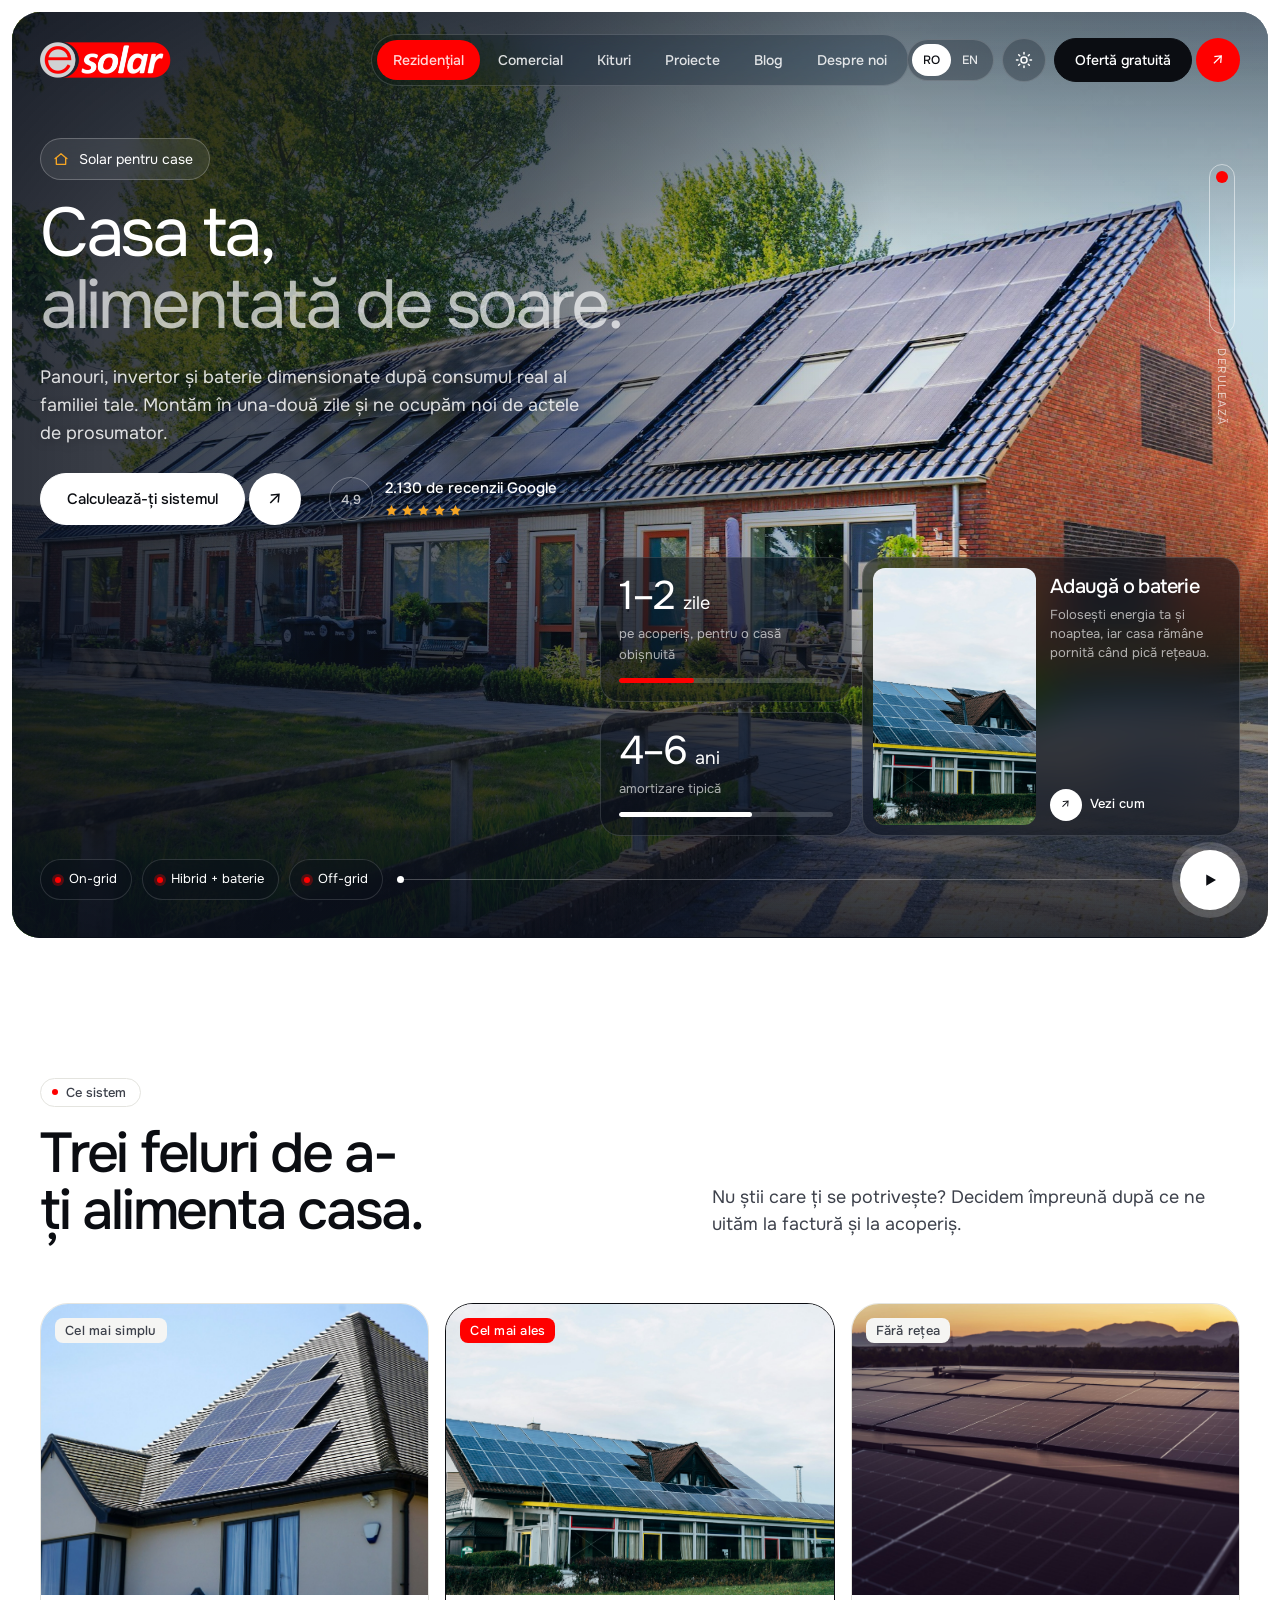
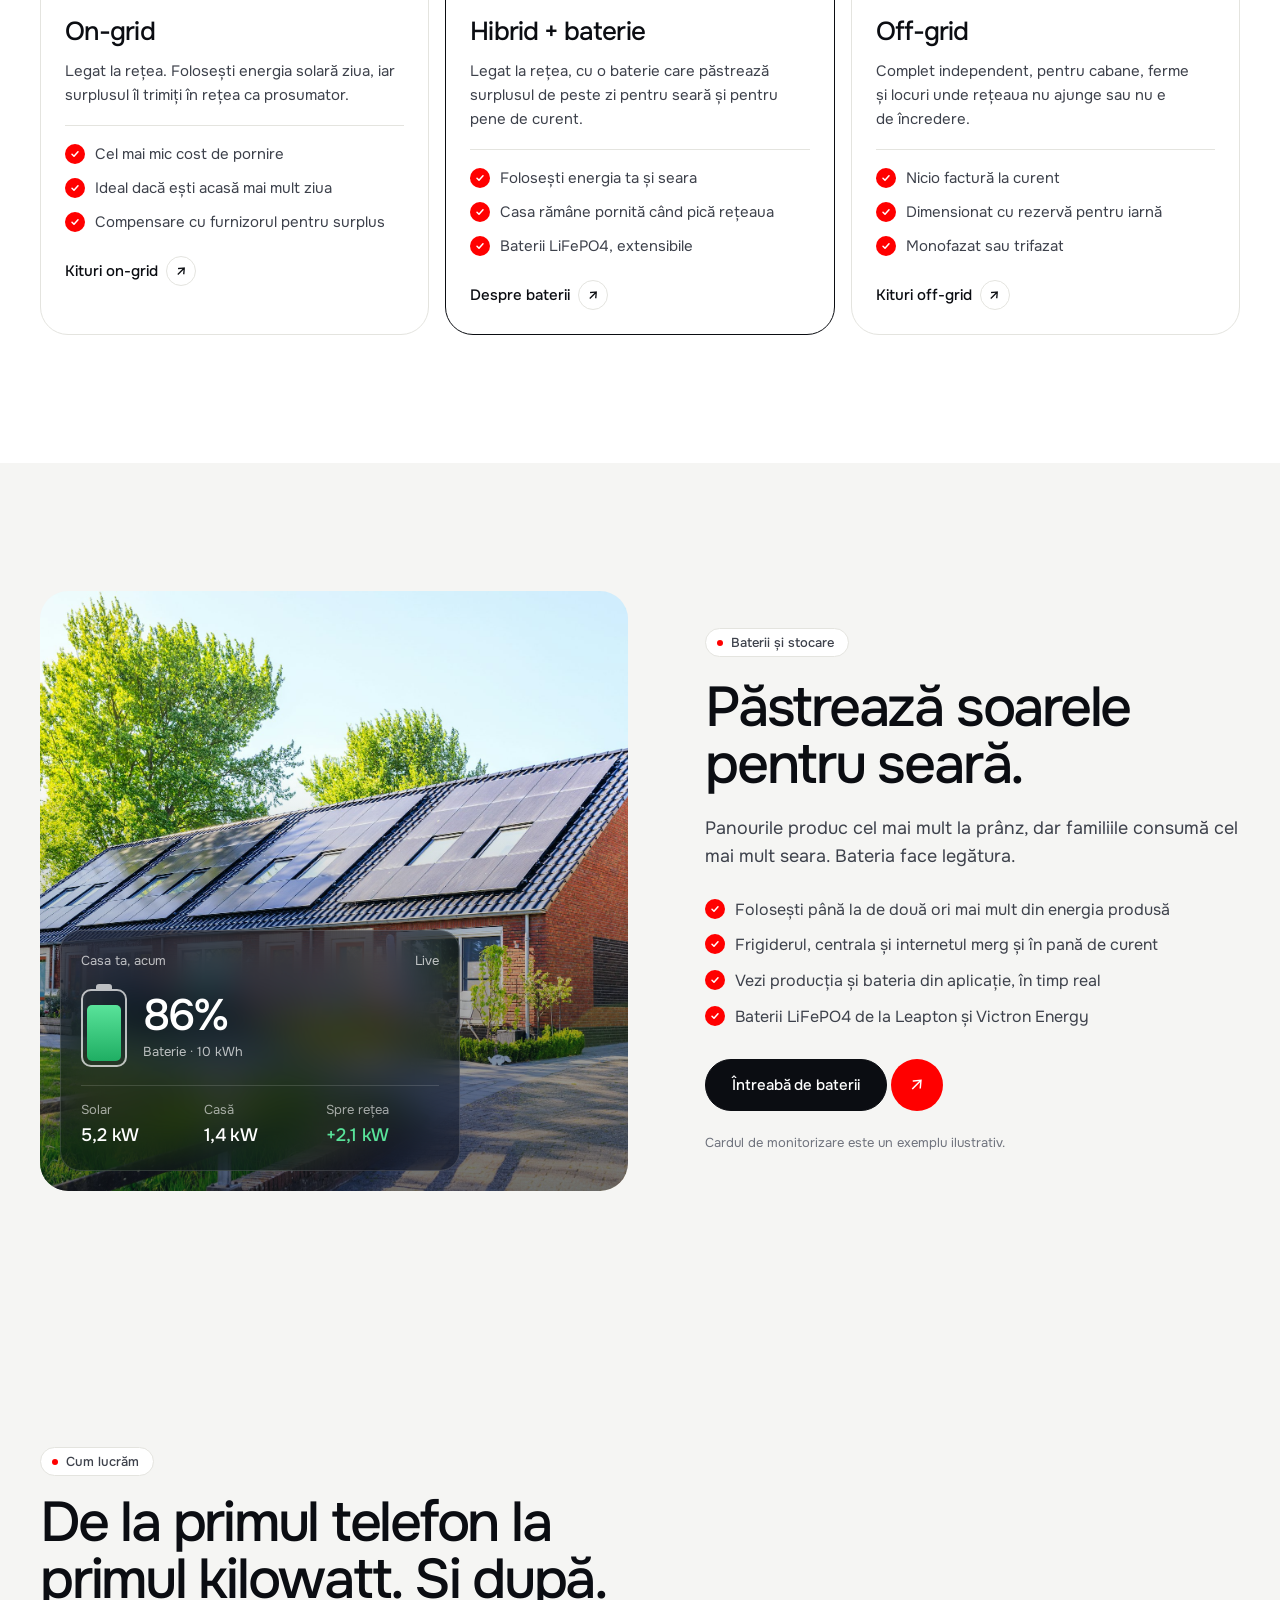
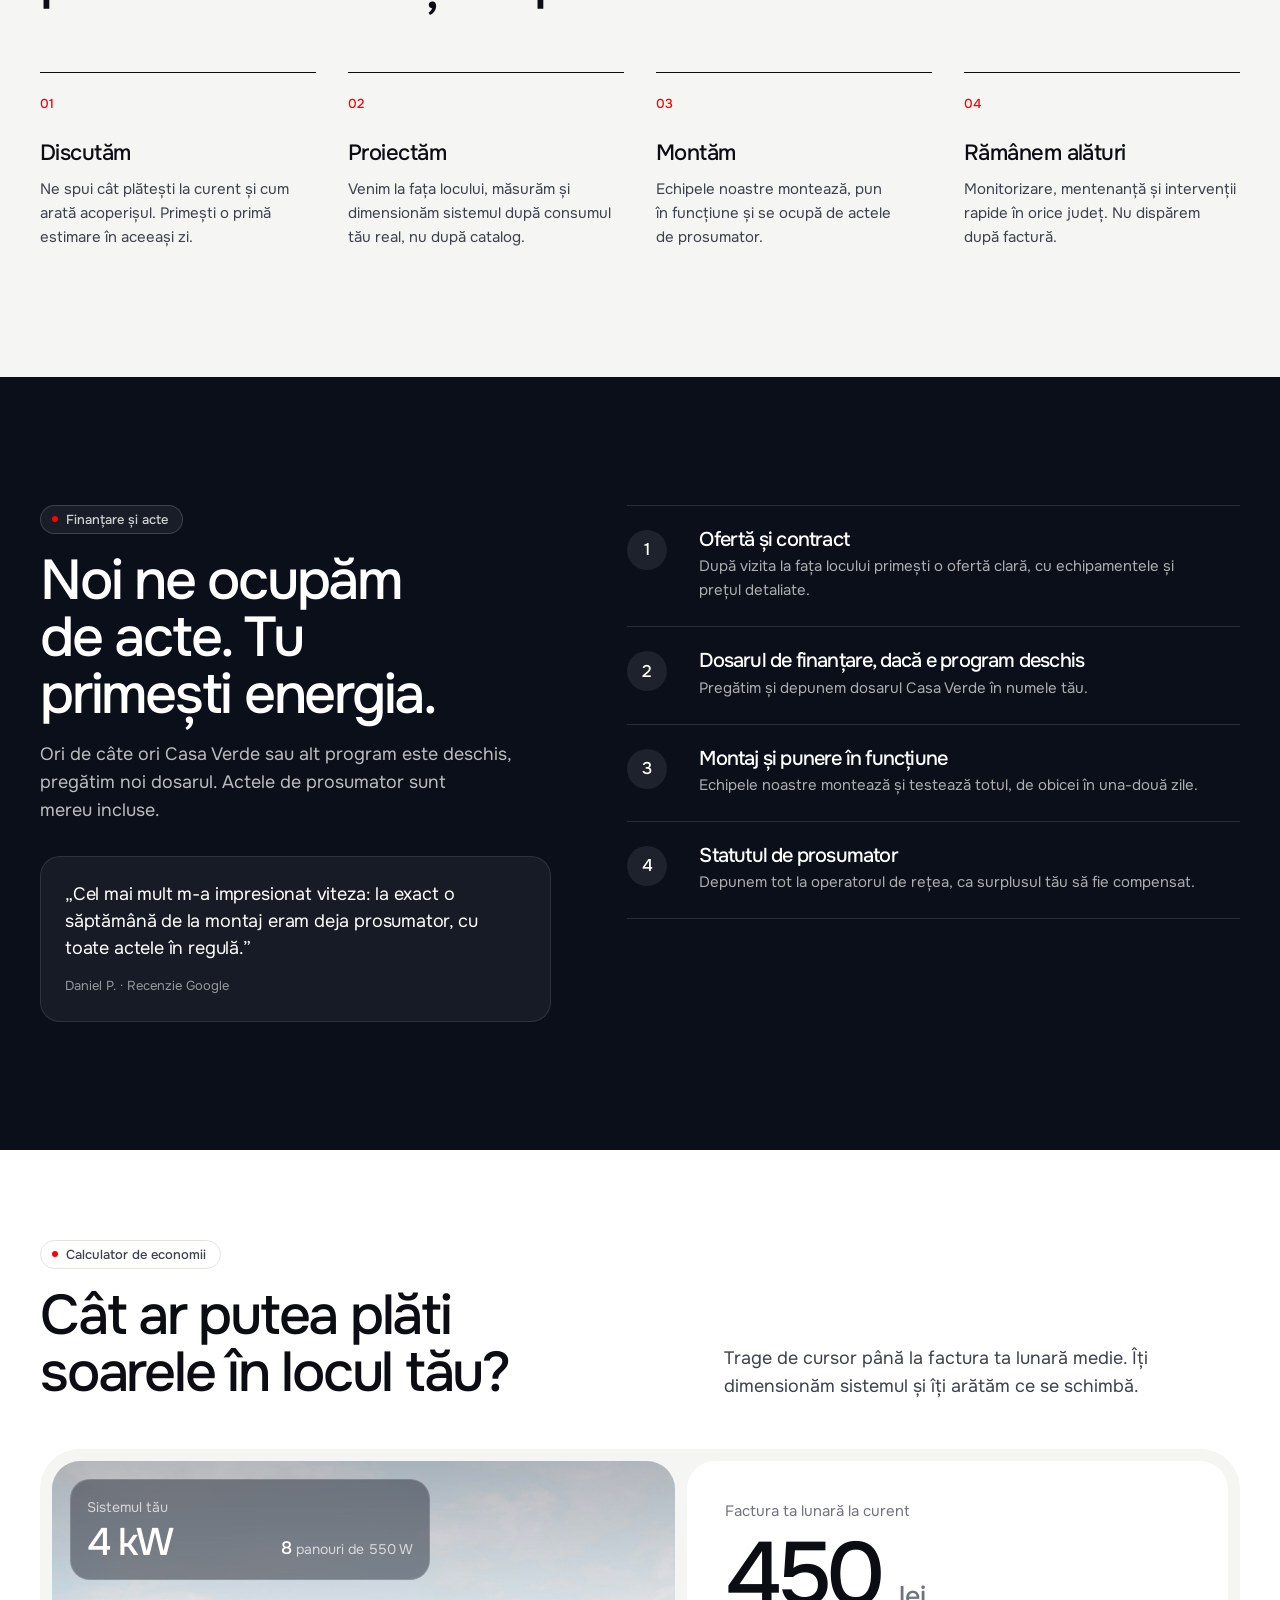
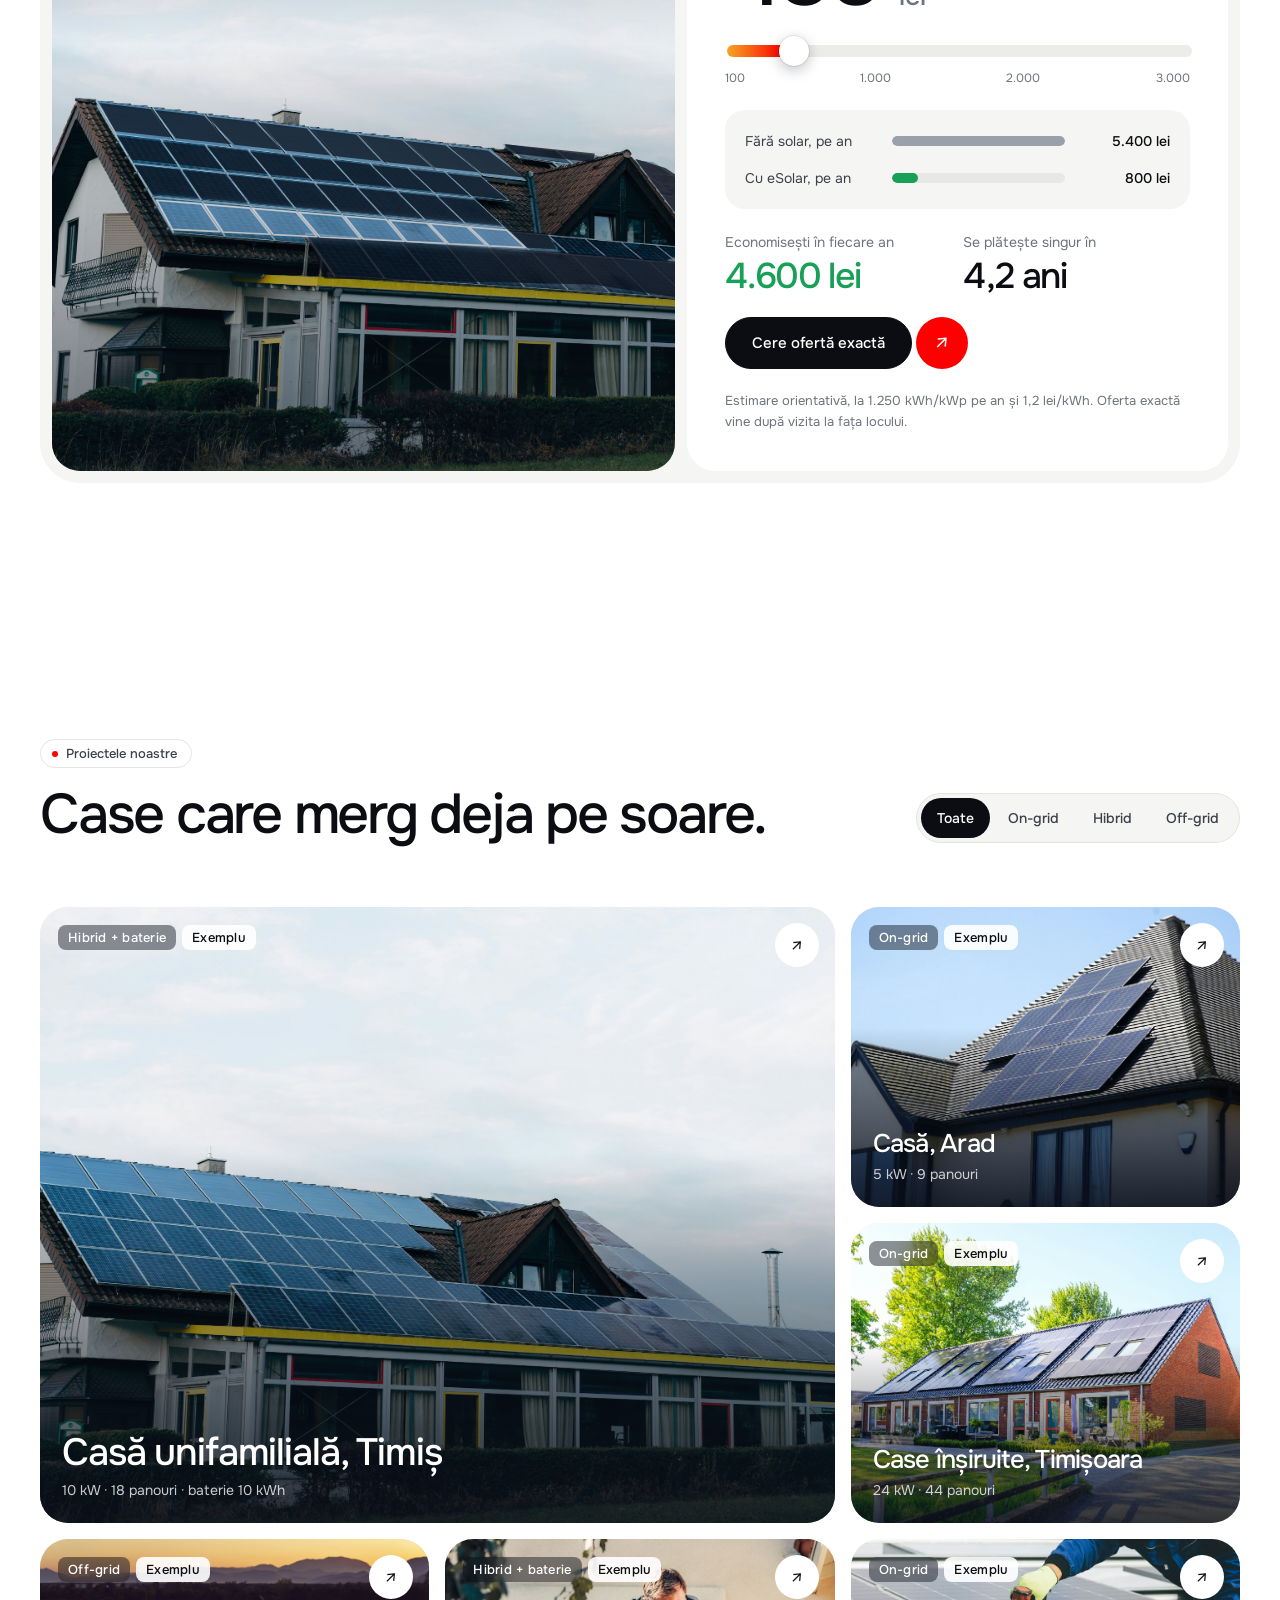
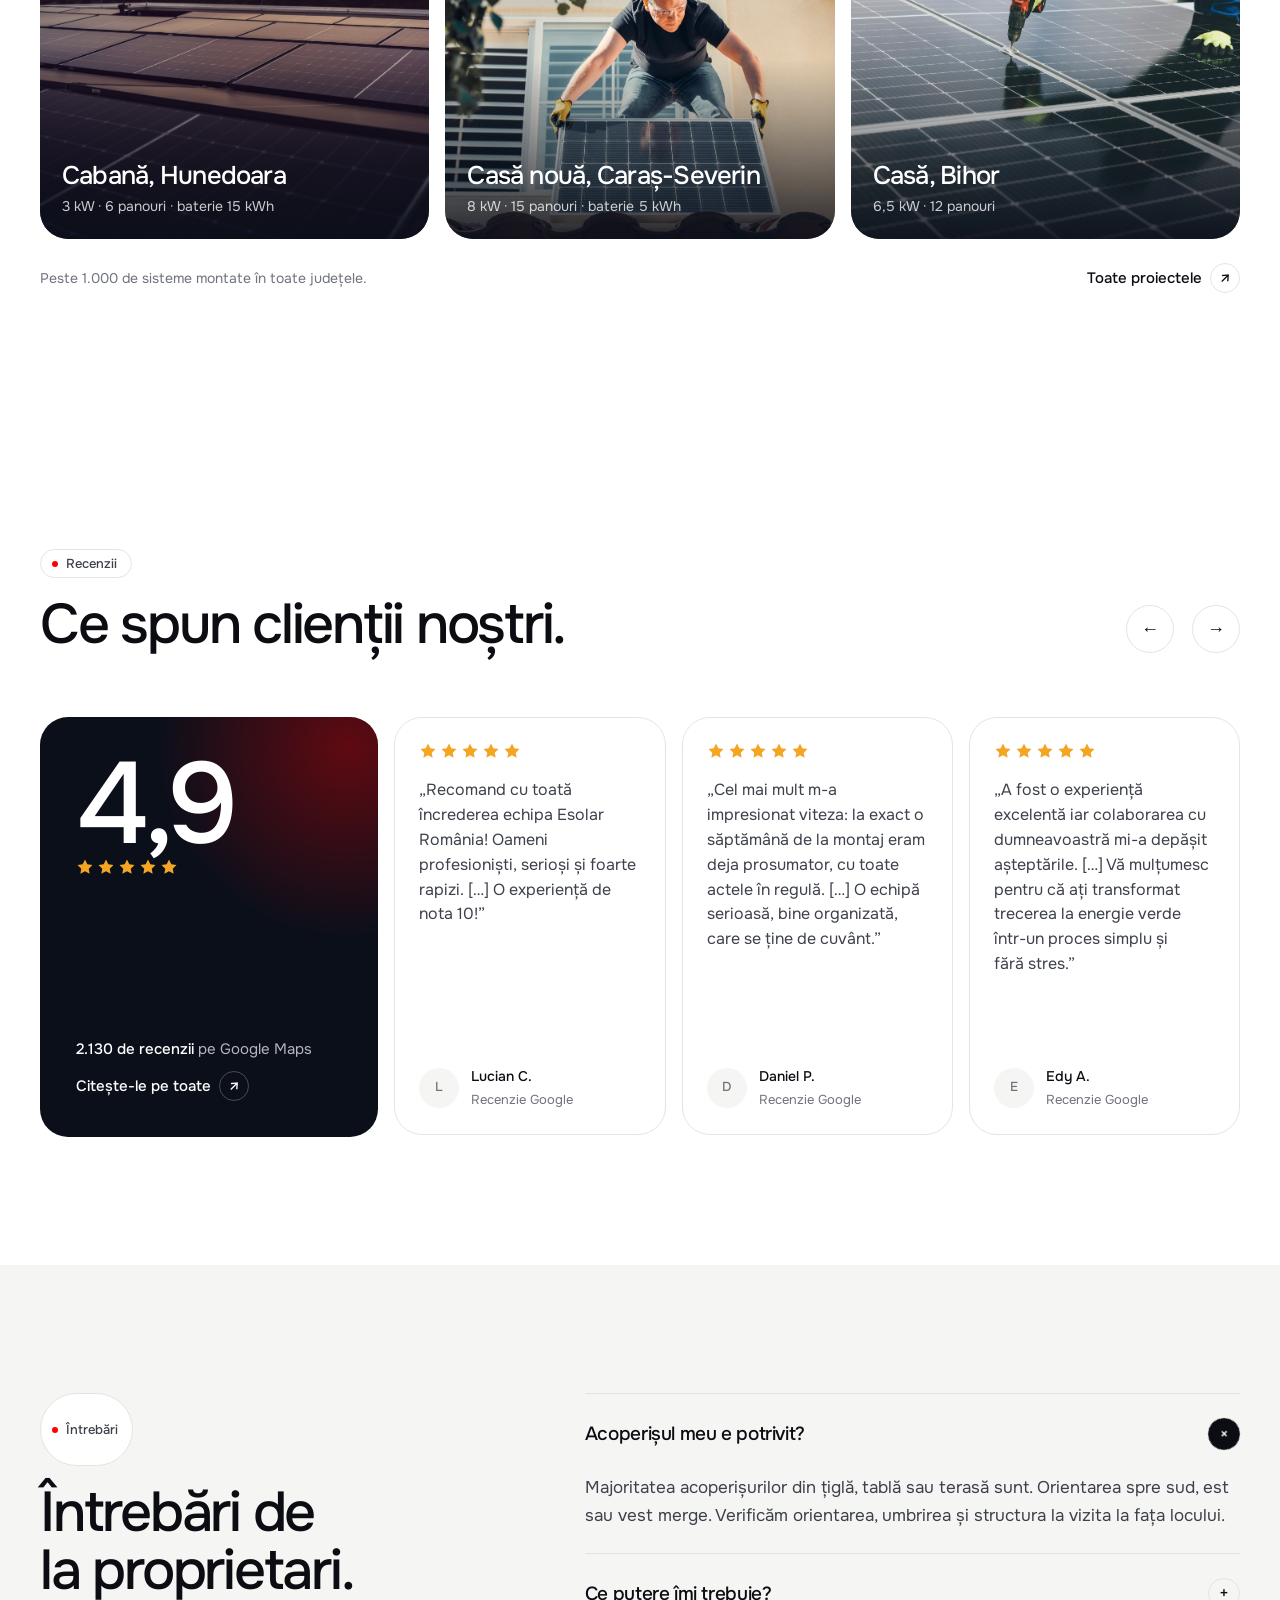
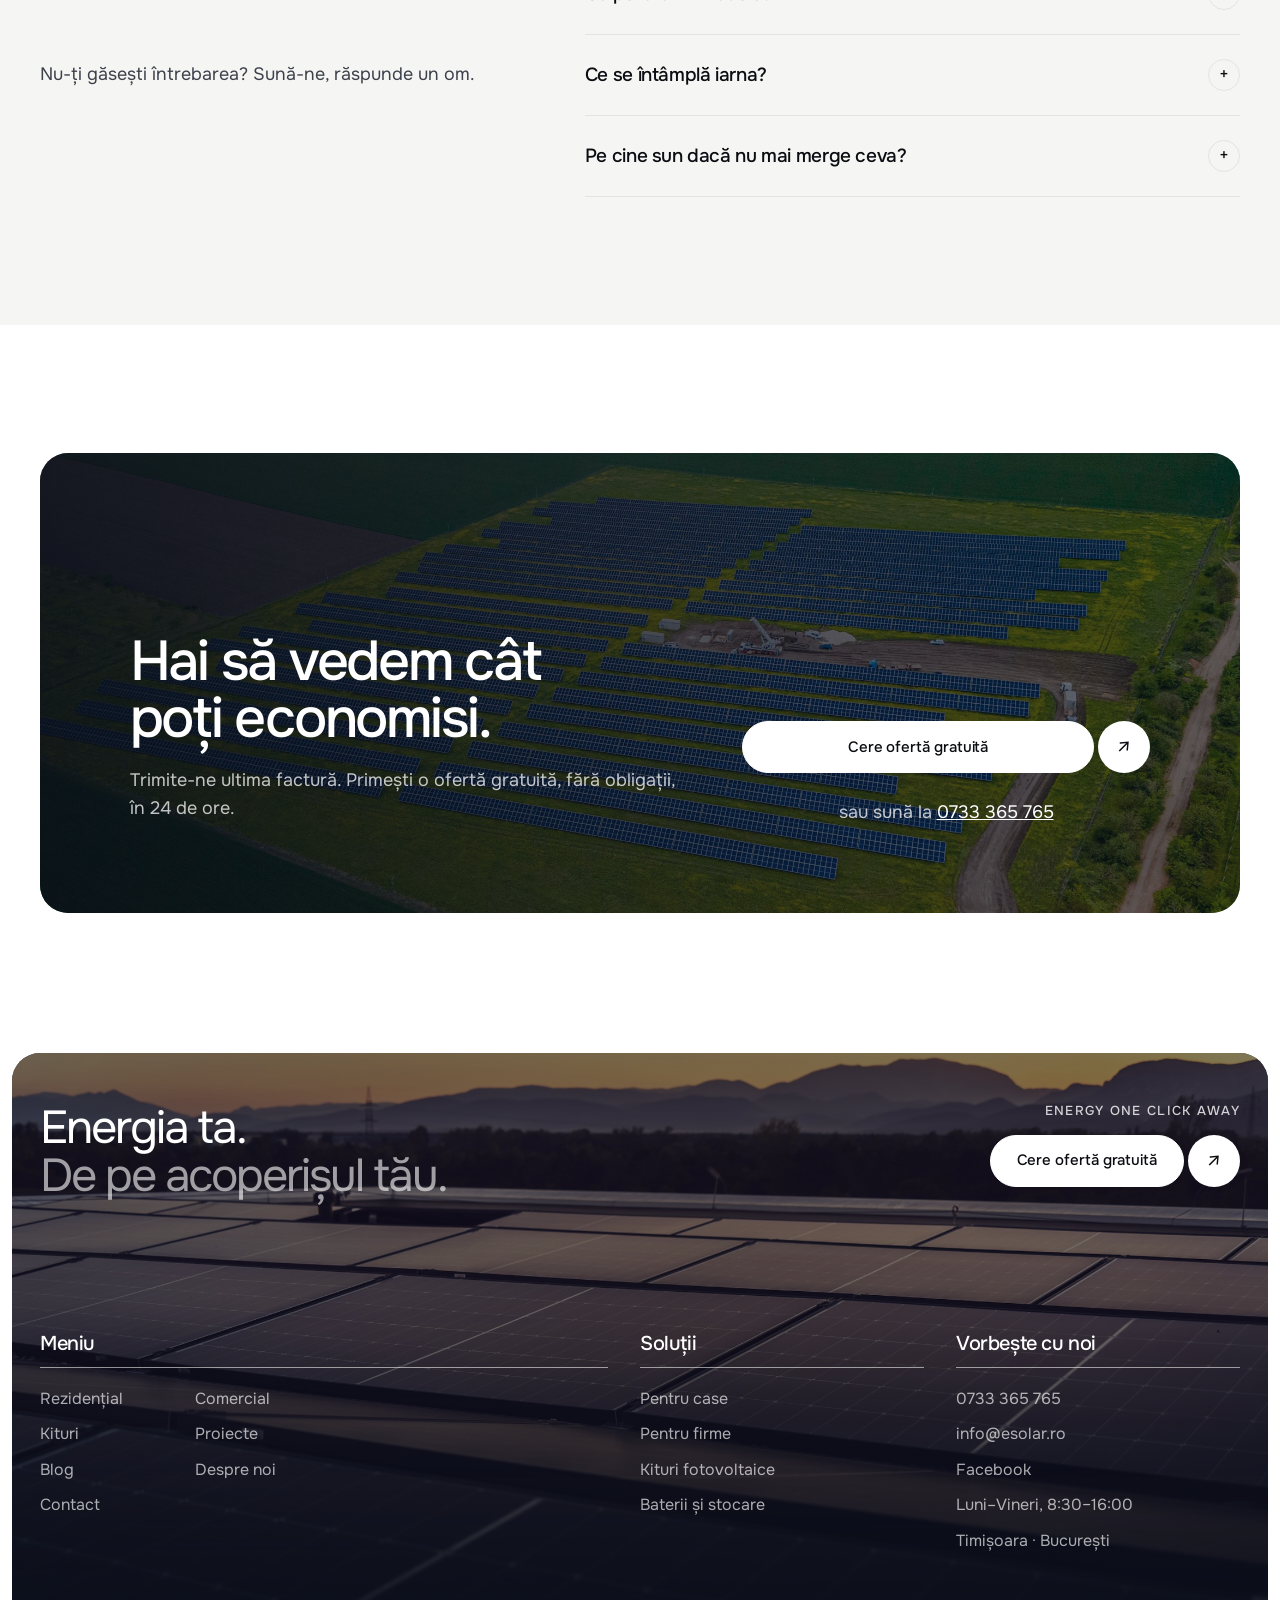
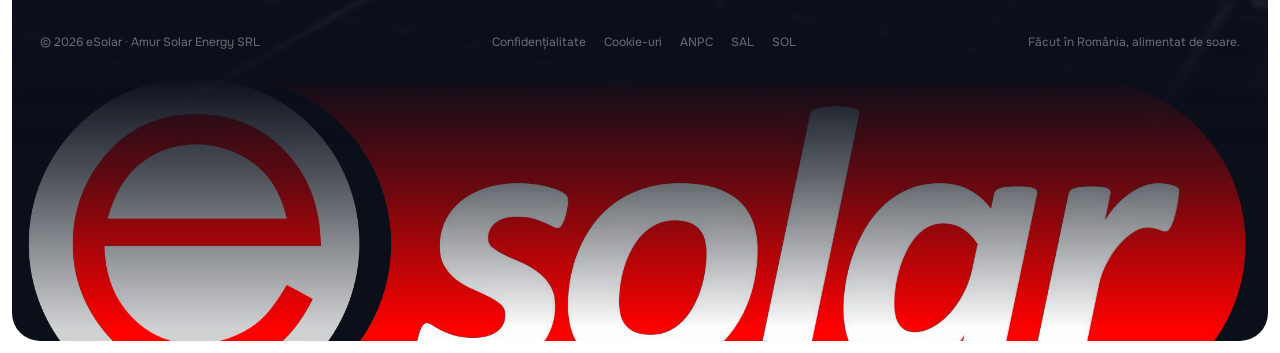
<file: rezidential.html>
<!doctype html>
<html lang="ro">
  <head>
    <meta name="robots" content="noindex, nofollow" />
    <meta charset="utf-8" />
    <meta name="viewport" content="width=device-width, initial-scale=1" />
    <title>Panouri fotovoltaice pentru casă — eSolar</title>
    <meta name="description" content="Sisteme fotovoltaice on-grid, hibride și off-grid pentru casa ta, cu baterii, acte de prosumator și Casa Verde incluse. eSolar, de peste 18 ani." />
    <meta name="theme-color" content="#ffffff" media="(prefers-color-scheme: light)" />
    <meta name="theme-color" content="#0b0e14" media="(prefers-color-scheme: dark)" />
    <script>
      // Theme before first paint: ?theme= link > saved choice > device setting.
      (function () {
        var t = new URLSearchParams(location.search).get('theme');
        try { t = t || localStorage.getItem('esolar-theme'); } catch (e) {}
        if (t === 'dark' || t === 'light') document.documentElement.dataset.theme = t;
      })();
    </script>
    <link rel="preconnect" href="https://fonts.googleapis.com" />
    <link rel="preconnect" href="https://fonts.gstatic.com" crossorigin />
    <link href="https://fonts.googleapis.com/css2?family=Onest:wght@300..700&display=swap" rel="stylesheet" />
    <link rel="preload" as="image" href="img/home.jpg" />
    <script type="module" crossorigin src="./assets/layout-C6jIOJP9.js"></script>
    <script type="module" crossorigin src="./assets/home-DBw2UpTB.js"></script>
    <script type="module" crossorigin src="./assets/portfolio-Cwu2fPKW.js"></script>
    <link rel="stylesheet" crossorigin href="./assets/layout-DVrfpfRm.css">
    <link rel="stylesheet" crossorigin href="./assets/rez-BCdHy90a.css">
  </head>
  <body class="has-hero page-rez">
    <main>
      <!-- HERO -->
      <section class="hero hero--page">
        <div class="hero__frame">
          <div class="hero__bg"><img src="img/home.jpg" alt="" fetchpriority="high" /></div>
          <div class="hero__top">
            <span class="hero__chip">
              <svg width="16" height="16" viewBox="0 0 24 24" fill="none" stroke="currentColor" stroke-width="2" stroke-linecap="round" stroke-linejoin="round"><path d="M3 11.5 12 4l9 7.5"/><path d="M5 10v10h14V10"/></svg>
              <span data-en="Solar for homes">Solar pentru case</span>
            </span>
            <h1>
              <span class="line"><span data-en="Your home,">Casa ta,</span></span>
              <span class="line"><span class="soft" data-en="powered by the sun.">alimentată de soare.</span></span>
            </h1>
            <p class="lead" data-en="Panels, inverter and battery sized for your family's real consumption. We install in a day or two and handle the prosumer paperwork for you.">Panouri, invertor și baterie dimensionate după consumul real al familiei tale. Montăm în una-două zile și ne ocupăm noi de actele de prosumator.</p>
            <div class="hero__cta-row">
              <a class="btn-pair btn-pair--light" href="#calculator"><span class="btn" data-en="Calculate your system">Calculează-ți sistemul</span><span class="btn-pair__arrow" aria-hidden="true">↗</span></a>
              <div class="proof">
                <span class="proof__badge">4,9</span>
                <div><b data-en="2,130 Google reviews">2.130 de recenzii Google</b><span class="stars stars--sm" aria-label="5 stele"><svg viewBox="0 0 24 24" fill="currentColor"><path d="m12 2 3.1 6.3 6.9 1-5 4.9 1.2 6.8L12 17.8 5.8 21l1.2-6.8-5-4.9 6.9-1z"/></svg><svg viewBox="0 0 24 24" fill="currentColor"><path d="m12 2 3.1 6.3 6.9 1-5 4.9 1.2 6.8L12 17.8 5.8 21l1.2-6.8-5-4.9 6.9-1z"/></svg><svg viewBox="0 0 24 24" fill="currentColor"><path d="m12 2 3.1 6.3 6.9 1-5 4.9 1.2 6.8L12 17.8 5.8 21l1.2-6.8-5-4.9 6.9-1z"/></svg><svg viewBox="0 0 24 24" fill="currentColor"><path d="m12 2 3.1 6.3 6.9 1-5 4.9 1.2 6.8L12 17.8 5.8 21l1.2-6.8-5-4.9 6.9-1z"/></svg><svg viewBox="0 0 24 24" fill="currentColor"><path d="m12 2 3.1 6.3 6.9 1-5 4.9 1.2 6.8L12 17.8 5.8 21l1.2-6.8-5-4.9 6.9-1z"/></svg></span></div>
              </div>
            </div>
          </div>
          <div class="hero__rail" aria-hidden="true">
            <div class="track"><i></i></div>
            <span data-en="Scroll down">Derulează</span>
          </div>
          <div class="hero__bottom">
            <div class="hero__cards">
              <div class="hero__stats">
                <div class="glass metric">
                  <strong>1–2 <small style="font-size: 18px; letter-spacing: 0" data-en="days">zile</small></strong>
                  <span data-en="on the roof for a typical home">pe acoperiș, pentru o casă obișnuită</span>
                  <div class="meter meter--red"><i style="--v: 35%"></i></div>
                </div>
                <div class="glass metric">
                  <strong>4–6 <small style="font-size: 18px; letter-spacing: 0" data-en="yrs">ani</small></strong>
                  <span data-en="typical payback">amortizare tipică</span>
                  <div class="meter"><i style="--v: 62%"></i></div>
                </div>
              </div>
              <div class="glass feature">
                <div class="media"><img src="img/house2.jpg" alt="" /></div>
                <div class="feature__body">
                  <div>
                    <h3 data-en="Add a battery">Adaugă o baterie</h3>
                    <p data-en="Use your solar power at night and keep the lights on in an outage.">Folosești energia ta și noaptea, iar casa rămâne pornită când pică rețeaua.</p>
                  </div>
                  <a class="feature__link" href="#baterii"><b>↗</b><span data-en="See how">Vezi cum</span></a>
                </div>
              </div>
            </div>
            <div class="hero__bar">
              <span class="pill">On-grid</span>
              <span class="pill" data-en="Hybrid + battery">Hibrid + baterie</span>
              <span class="pill">Off-grid</span>
              <span class="hero__line"><i></i></span>
              <a class="play" href="#sisteme" aria-label="Vezi sistemele" data-en-aria="See the systems">
                <svg width="18" height="18" viewBox="0 0 24 24" fill="currentColor"><path d="M7 4.5v15l13-7.5z" /></svg>
              </a>
            </div>
          </div>
        </div>
      </section>

      <!-- SYSTEM TYPES -->
      <section class="section" id="sisteme">
        <div class="wrap">
          <div class="section-head section-head--split reveal">
            <div>
              <span class="eyebrow" data-en="Which system">Ce sistem</span>
              <h2 class="h-lg" data-en="Three ways to power your home.">Trei feluri de <span class="nowrap">a-ți</span> alimenta casa.</h2>
            </div>
            <p class="lead" style="max-width: 44ch" data-en="Not sure which one fits? We decide together after looking at your bill and your roof.">Nu știi care ți se potrivește? Decidem împreună după ce ne uităm la factură și la acoperiș.</p>
          </div>
          <div class="types">
            <article class="type reveal">
              <div class="media"><img src="img/hero.jpg" alt="Casă cu panouri fotovoltaice on-grid" loading="lazy" /><span class="tag" data-en="Simplest">Cel mai simplu</span></div>
              <div class="type__body">
                <h3>On-grid</h3>
                <p data-en="Connected to the grid. You use the solar power during the day and send the surplus to the grid as a prosumer.">Legat la rețea. Folosești energia solară ziua, iar surplusul îl trimiți în rețea ca prosumator.</p>
                <ul class="ticks">
                  <li data-en="Lowest upfront cost">Cel mai mic cost de pornire</li><li data-en="Ideal if you are home during the day">Ideal dacă ești acasă mai mult ziua</li><li data-en="Credit from the supplier for the surplus">Compensare cu furnizorul pentru surplus</li>
                </ul>
                <a class="link-arrow" href="kituri.html"><span data-en="On-grid kits">Kituri on-grid</span><span class="arrow">↗</span></a>
              </div>
            </article>
            <article class="type type--featured reveal">
              <div class="media"><img src="img/house2.jpg" alt="Casă cu sistem fotovoltaic hibrid" loading="lazy" /><span class="tag" data-en="Most chosen">Cel mai ales</span></div>
              <div class="type__body">
                <h3 data-en="Hybrid + battery">Hibrid + baterie</h3>
                <p data-en="Connected to the grid, with a battery that stores the day's surplus for the evening and for outages.">Legat la rețea, cu o baterie care păstrează surplusul de peste zi pentru seară și pentru pene de curent.</p>
                <ul class="ticks">
                  <li data-en="You use your own energy in the evening too">Folosești energia ta și seara</li><li data-en="The house stays on when the grid goes down">Casa rămâne pornită când pică rețeaua</li><li data-en="LiFePO4 batteries, expandable">Baterii LiFePO4, extensibile</li>
                </ul>
                <a class="link-arrow" href="#baterii"><span data-en="About batteries">Despre baterii</span><span class="arrow">↗</span></a>
              </div>
            </article>
            <article class="type reveal">
              <div class="media"><img src="img/landscape.jpg" alt="Panouri fotovoltaice la apus, într-o zonă izolată" loading="lazy" /><span class="tag" data-en="No grid needed">Fără rețea</span></div>
              <div class="type__body">
                <h3>Off-grid</h3>
                <p data-en="Fully independent, for cabins, farms and places where the grid doesn't reach or is unreliable.">Complet independent, pentru cabane, ferme și locuri unde rețeaua nu ajunge sau nu e de încredere.</p>
                <ul class="ticks">
                  <li data-en="No electricity bill at all">Nicio factură la curent</li><li data-en="Sized with a margin for winter">Dimensionat cu rezervă pentru iarnă</li><li data-en="Single- or three-phase">Monofazat sau trifazat</li>
                </ul>
                <a class="link-arrow" href="kituri.html"><span data-en="Off-grid kits">Kituri off-grid</span><span class="arrow">↗</span></a>
              </div>
            </article>
          </div>
        </div>
      </section>

      <!-- BATTERY -->
      <section class="section section--alt" id="baterii">
        <div class="wrap battery">
          <div class="battery__visual reveal">
            <div class="media"><img src="img/home.jpg" alt="" loading="lazy" /></div>
            <div class="energy" aria-label="Exemplu de monitorizare" data-en-aria="Monitoring example">
              <div class="energy__head"><span data-en="Your home, right now">Casa ta, acum</span><span class="live" data-en="Live">Live</span></div>
              <div class="energy__battery">
                <div class="cell"><i id="cellLevel" style="--level: 86%"></i></div>
                <div><strong id="cellPct">86%</strong><span data-en="Battery · 10 kWh">Baterie · 10 kWh</span></div>
              </div>
              <div class="flows">
                <div><span data-en="Solar">Solar</span><strong>5,2 kW</strong></div>
                <div><span data-en="Home">Casă</span><strong>1,4 kW</strong></div>
                <div><span data-en="To grid">Spre rețea</span><strong class="up">+2,1 kW</strong></div>
              </div>
            </div>
          </div>
          <div class="battery__copy reveal">
            <span class="eyebrow" data-en="Batteries & storage">Baterii și stocare</span>
            <h2 class="h-lg" data-en="Keep the sun for the evening.">Păstrează soarele pentru seară.</h2>
            <p class="lead" data-en="Panels produce most around noon, but families use most power in the evening. A battery bridges the gap.">Panourile produc cel mai mult la prânz, dar familiile consumă cel mai mult seara. Bateria face legătura.</p>
            <ul class="ticks">
              <li data-en="Use much more of the energy you produce">Folosești până la de două ori mai mult din energia produsă</li><li data-en="Fridge, boiler and internet keep running in an outage">Frigiderul, centrala și internetul merg și în pană de curent</li><li data-en="See production and battery level in the app, live">Vezi producția și bateria din aplicație, în timp real</li><li data-en="LiFePO4 batteries from Leapton and Victron Energy">Baterii LiFePO4 de la Leapton și Victron Energy</li>
            </ul>
            <a class="btn-pair" href="contact.html"><span class="btn" data-en="Ask about batteries">Întreabă de baterii</span><span class="btn-pair__arrow" aria-hidden="true">↗</span></a>
            <p class="battery__note" data-en="The monitoring card is an illustrative example.">Cardul de monitorizare este un exemplu ilustrativ.</p>
          </div>
        </div>
      </section>

      <!-- PROCESS -->
      <section class="section section--alt" id="proces">
        <div class="wrap">
          <div class="section-head reveal">
            <span class="eyebrow" data-en="How we work">Cum lucrăm</span>
            <h2 class="h-lg" data-en="From the first call to the first kilowatt. And after.">De la primul telefon la primul kilowatt. Și după.</h2>
          </div>
          <div class="steps">
            <div class="step reveal"><span class="step__n">01</span><h3 data-en="We talk">Discutăm</h3><p data-en="Tell us about your bill and your roof. You get a first estimate the same day.">Ne spui cât plătești la curent și cum arată acoperișul. Primești o primă estimare în aceeași zi.</p></div>
            <div class="step reveal"><span class="step__n">02</span><h3 data-en="We design">Proiectăm</h3><p data-en="We visit, measure and size the system for your real consumption, not for a catalogue.">Venim la fața locului, măsurăm și dimensionăm sistemul după consumul tău real, nu după catalog.</p></div>
            <div class="step reveal"><span class="step__n">03</span><h3 data-en="We install">Montăm</h3><p data-en="Our own teams install, commission and handle the prosumer paperwork.">Echipele noastre montează, pun în funcțiune și se ocupă de actele de prosumator.</p></div>
            <div class="step reveal"><span class="step__n">04</span><h3 data-en="We stay with you">Rămânem alături</h3><p data-en="Monitoring, maintenance and quick interventions in every county. We don't disappear after the invoice.">Monitorizare, mentenanță și intervenții rapide în orice județ. Nu dispărem după factură.</p></div>
          </div>
        </div>
      </section>

      <!-- FINANCING -->
      <section class="section section--night on-dark" id="finantare">
        <div class="wrap finance">
          <div>
            <div class="section-head reveal" style="margin-bottom: 0">
              <span class="eyebrow" data-en="Grants & paperwork">Finanțare și acte</span>
              <h2 class="h-lg" data-en="We handle the paperwork. You get the energy.">Noi ne ocupăm de acte. Tu primești energia.</h2>
              <p class="lead" data-en="Whenever Casa Verde or another programme is open, we prepare the file. The prosumer paperwork is always included.">Ori de câte ori Casa Verde sau alt program este deschis, pregătim noi dosarul. Actele de prosumator sunt mereu incluse.</p>
            </div>
            <div class="finance__quote reveal">
              <p>„Cel mai mult m-a impresionat viteza: la exact o săptămână de la montaj eram deja prosumator, cu toate actele în regulă.”</p>
              <span data-en="Daniel P. · Google review">Daniel P. · Recenzie Google</span>
            </div>
          </div>
          <div class="finance__steps">
            <div class="finance__step reveal"><b>1</b><h3 data-en="Offer and contract">Ofertă și contract</h3><p data-en="After the site visit you get a clear offer, with equipment and price itemised.">După vizita la fața locului primești o ofertă clară, cu echipamentele și prețul detaliate.</p></div>
            <div class="finance__step reveal"><b>2</b><h3 data-en="Grant file, if a programme is open">Dosarul de finanțare, dacă e program deschis</h3><p data-en="We prepare and submit the Casa Verde file on your behalf.">Pregătim și depunem dosarul Casa Verde în numele tău.</p></div>
            <div class="finance__step reveal"><b>3</b><h3 data-en="Install and commissioning">Montaj și punere în funcțiune</h3><p data-en="Our own teams install and test everything, usually in one or two days.">Echipele noastre montează și testează totul, de obicei în una-două zile.</p></div>
            <div class="finance__step reveal"><b>4</b><h3 data-en="Prosumer status">Statutul de prosumator</h3><p data-en="We file everything with the grid operator, so your surplus is credited.">Depunem tot la operatorul de rețea, ca surplusul tău să fie compensat.</p></div>
          </div>
        </div>
      </section>

      <section class="section section--calc" id="calculator">
        <div class="wrap">
          <div class="calc-head reveal">
            <div>
              <span class="eyebrow" data-en="Savings calculator">Calculator de economii</span>
              <h2 class="h-lg" data-en="How much could the sun pay instead of you?">Cât ar putea plăti soarele în locul tău?</h2>
            </div>
            <p class="lead" data-en="Move the slider to your average monthly bill. We'll size the system and show you what changes.">Trage de cursor până la factura ta lunară medie. Îți dimensionăm sistemul și îți arătăm ce se schimbă.</p>
          </div>

          <div class="calc2 reveal">
            <div class="calc2__visual">
              <div class="calc2__photos" aria-hidden="true">
                <img class="is-on" data-kind="home" src="img/house2.jpg" alt="" loading="lazy" />
                <img data-kind="biz" src="img/industrial.jpg" alt="" loading="lazy" />
                <svg class="roof" id="roof" viewBox="0 0 2200 1467" preserveAspectRatio="xMinYMid slice"></svg>
              </div>
              <div class="seg seg--glass" role="group" aria-label="Tip client" data-en-aria="Customer type">
                <button type="button" data-kind="home" aria-pressed="true" data-en="For home">Pentru casă</button>
                <button type="button" data-kind="biz" aria-pressed="false" data-en="For business">Pentru firmă</button>
              </div>
              <div class="calc2__system">
                <div class="calc2__system-head">
                  <div>
                    <span data-en="Your system">Sistemul tău</span>
                    <strong id="kwOut">4 kW</strong>
                  </div>
                  <p><b id="panelsOut">8</b> <span data-en="panels of 550 W">panouri de 550 W</span></p>
                </div>
              </div>
            </div>

            <div class="calc2__controls">
              <label class="calc2__label" for="bill" data-en="Your monthly electricity bill">Factura ta lunară la curent</label>
              <div class="calc2__bill" aria-live="polite"><span id="billOut">450</span> <small>lei</small></div>
              <div class="range">
                <input id="bill" type="range" min="100" max="3000" step="25" value="450" />
                <div class="range__scale" id="rangeScale"><span>100</span><span>1.000</span><span>2.000</span><span>3.000</span></div>
              </div>

              <div class="compare">
                <div class="compare__row">
                  <span data-en="Without solar, per year">Fără solar, pe an</span>
                  <div class="compare__bar"><i id="barWithout" style="width: 100%"></i></div>
                  <b id="withoutOut">5.400 lei</b>
                </div>
                <div class="compare__row compare__row--good">
                  <span data-en="With eSolar, per year">Cu eSolar, pe an</span>
                  <div class="compare__bar"><i id="barWith" style="width: 15%"></i></div>
                  <b id="withOut">800 lei</b>
                </div>
              </div>

              <div class="calc2__result">
                <div>
                  <span data-en="You save every year">Economisești în fiecare an</span>
                  <strong id="saveOut">4.600 lei</strong>
                </div>
                <div>
                  <span data-en="Pays for itself in">Se plătește singur în</span>
                  <strong id="paybackOut">4,2 ani</strong>
                </div>
              </div>

              <a class="btn-pair" href="contact.html"><span class="btn" data-en="Get an exact quote">Cere ofertă exactă</span><span class="btn-pair__arrow" aria-hidden="true">↗</span></a>
              <p class="calc2__note" data-en="Indicative estimate at 1,250 kWh/kWp/year and 1.2 lei/kWh. The exact offer follows the site visit.">Estimare orientativă, la 1.250 kWh/kWp pe an și 1,2 lei/kWh. Oferta exactă vine după vizita la fața locului.</p>
            </div>
          </div>
        </div>
      </section>

      <!-- PORTFOLIO: projects come from src/projects.js -->
      <section class="section" id="portofoliu">
        <div class="wrap" id="portfolio">
          <div class="section-head section-head--split reveal">
            <div>
              <span class="eyebrow" data-en="Our projects">Proiectele noastre</span>
              <h2 class="h-lg" data-en="Homes already running on sunshine.">Case care merg deja pe soare.</h2>
            </div>
            <div class="pf-filters" role="group" aria-label="Filtrează proiectele" data-en-aria="Filter projects">
              <button type="button" data-filter="all" aria-pressed="true" data-en="All">Toate</button>
              <button type="button" data-filter="on-grid" aria-pressed="false">On-grid</button>
              <button type="button" data-filter="hibrid" aria-pressed="false" data-en="Hybrid">Hibrid</button>
              <button type="button" data-filter="off-grid" aria-pressed="false">Off-grid</button>
            </div>
          </div>
          <div class="pf-grid"></div>
          <div class="pf-foot">
            <span data-en="Over 1,000 systems installed in every county.">Peste 1.000 de sisteme montate în toate județele.</span>
            <a class="link-arrow" href="proiecte.html?segment=casa#explorer"><span data-en="All projects">Toate proiectele</span><span class="arrow">↗</span></a>
          </div>
        </div>
        <dialog class="pf-dialog" id="pfDialog" aria-label="Detalii proiect" data-en-aria="Project details"></dialog>
      </section>

      <!-- REVIEWS: real Google Maps reviews (excerpts quoted verbatim) -->
      <section class="section">
        <div class="wrap">
          <div class="section-head section-head--split reveal">
            <div>
              <span class="eyebrow" data-en="Reviews">Recenzii</span>
              <h2 class="h-lg" data-en="What our customers say.">Ce spun clienții noștri.</h2>
            </div>
            <div class="rev-nav" style="margin: 0">
              <button type="button" data-dir="-1" aria-label="Înapoi" data-en-aria="Previous">←</button>
              <button type="button" data-dir="1" aria-label="Înainte" data-en-aria="Next">→</button>
            </div>
          </div>
          <div class="reviews reveal">
            <div class="rating">
              <div>
                <div class="rating__score">4,9</div>
                <span class="stars" aria-label="5 stele" data-en-aria="5 stars"><svg viewBox="0 0 24 24" fill="currentColor"><path d="m12 2 3.1 6.3 6.9 1-5 4.9 1.2 6.8L12 17.8 5.8 21l1.2-6.8-5-4.9 6.9-1z"/></svg><svg viewBox="0 0 24 24" fill="currentColor"><path d="m12 2 3.1 6.3 6.9 1-5 4.9 1.2 6.8L12 17.8 5.8 21l1.2-6.8-5-4.9 6.9-1z"/></svg><svg viewBox="0 0 24 24" fill="currentColor"><path d="m12 2 3.1 6.3 6.9 1-5 4.9 1.2 6.8L12 17.8 5.8 21l1.2-6.8-5-4.9 6.9-1z"/></svg><svg viewBox="0 0 24 24" fill="currentColor"><path d="m12 2 3.1 6.3 6.9 1-5 4.9 1.2 6.8L12 17.8 5.8 21l1.2-6.8-5-4.9 6.9-1z"/></svg><svg viewBox="0 0 24 24" fill="currentColor"><path d="m12 2 3.1 6.3 6.9 1-5 4.9 1.2 6.8L12 17.8 5.8 21l1.2-6.8-5-4.9 6.9-1z"/></svg></span>
              </div>
              <div class="rating__meta">
                <p data-en-html="<b>2,130 reviews</b> on Google Maps"><b>2.130 de recenzii</b> pe Google Maps</p>
                <a class="link-arrow" href="https://maps.app.goo.gl/UtNGimd6FBDMwcHUA" target="_blank" rel="noopener"><span data-en="Read them all">Citește-le pe toate</span><span class="arrow">↗</span></a>
              </div>
            </div>
            <div class="rev-track" id="revTrack">
              <article class="rev">
                <span class="stars" aria-label="5 stele" data-en-aria="5 stars"><svg viewBox="0 0 24 24" fill="currentColor"><path d="m12 2 3.1 6.3 6.9 1-5 4.9 1.2 6.8L12 17.8 5.8 21l1.2-6.8-5-4.9 6.9-1z"/></svg><svg viewBox="0 0 24 24" fill="currentColor"><path d="m12 2 3.1 6.3 6.9 1-5 4.9 1.2 6.8L12 17.8 5.8 21l1.2-6.8-5-4.9 6.9-1z"/></svg><svg viewBox="0 0 24 24" fill="currentColor"><path d="m12 2 3.1 6.3 6.9 1-5 4.9 1.2 6.8L12 17.8 5.8 21l1.2-6.8-5-4.9 6.9-1z"/></svg><svg viewBox="0 0 24 24" fill="currentColor"><path d="m12 2 3.1 6.3 6.9 1-5 4.9 1.2 6.8L12 17.8 5.8 21l1.2-6.8-5-4.9 6.9-1z"/></svg><svg viewBox="0 0 24 24" fill="currentColor"><path d="m12 2 3.1 6.3 6.9 1-5 4.9 1.2 6.8L12 17.8 5.8 21l1.2-6.8-5-4.9 6.9-1z"/></svg></span>
                <p>„Recomand cu toată încrederea echipa Esolar România! Oameni profesioniști, serioși și foarte rapizi. […] O experiență de nota 10!”</p>
                <div class="rev__who"><span class="avatar">L</span><div><b>Lucian C.</b><span data-en="Google review">Recenzie Google</span></div></div>
              </article>
              <article class="rev">
                <span class="stars" aria-label="5 stele" data-en-aria="5 stars"><svg viewBox="0 0 24 24" fill="currentColor"><path d="m12 2 3.1 6.3 6.9 1-5 4.9 1.2 6.8L12 17.8 5.8 21l1.2-6.8-5-4.9 6.9-1z"/></svg><svg viewBox="0 0 24 24" fill="currentColor"><path d="m12 2 3.1 6.3 6.9 1-5 4.9 1.2 6.8L12 17.8 5.8 21l1.2-6.8-5-4.9 6.9-1z"/></svg><svg viewBox="0 0 24 24" fill="currentColor"><path d="m12 2 3.1 6.3 6.9 1-5 4.9 1.2 6.8L12 17.8 5.8 21l1.2-6.8-5-4.9 6.9-1z"/></svg><svg viewBox="0 0 24 24" fill="currentColor"><path d="m12 2 3.1 6.3 6.9 1-5 4.9 1.2 6.8L12 17.8 5.8 21l1.2-6.8-5-4.9 6.9-1z"/></svg><svg viewBox="0 0 24 24" fill="currentColor"><path d="m12 2 3.1 6.3 6.9 1-5 4.9 1.2 6.8L12 17.8 5.8 21l1.2-6.8-5-4.9 6.9-1z"/></svg></span>
                <p>„Cel mai mult m-a impresionat viteza: la exact o săptămână de la montaj eram deja prosumator, cu toate actele în regulă. […] O echipă serioasă, bine organizată, care se ține de cuvânt.”</p>
                <div class="rev__who"><span class="avatar">D</span><div><b>Daniel P.</b><span data-en="Google review">Recenzie Google</span></div></div>
              </article>
              <article class="rev">
                <span class="stars" aria-label="5 stele" data-en-aria="5 stars"><svg viewBox="0 0 24 24" fill="currentColor"><path d="m12 2 3.1 6.3 6.9 1-5 4.9 1.2 6.8L12 17.8 5.8 21l1.2-6.8-5-4.9 6.9-1z"/></svg><svg viewBox="0 0 24 24" fill="currentColor"><path d="m12 2 3.1 6.3 6.9 1-5 4.9 1.2 6.8L12 17.8 5.8 21l1.2-6.8-5-4.9 6.9-1z"/></svg><svg viewBox="0 0 24 24" fill="currentColor"><path d="m12 2 3.1 6.3 6.9 1-5 4.9 1.2 6.8L12 17.8 5.8 21l1.2-6.8-5-4.9 6.9-1z"/></svg><svg viewBox="0 0 24 24" fill="currentColor"><path d="m12 2 3.1 6.3 6.9 1-5 4.9 1.2 6.8L12 17.8 5.8 21l1.2-6.8-5-4.9 6.9-1z"/></svg><svg viewBox="0 0 24 24" fill="currentColor"><path d="m12 2 3.1 6.3 6.9 1-5 4.9 1.2 6.8L12 17.8 5.8 21l1.2-6.8-5-4.9 6.9-1z"/></svg></span>
                <p>„A fost o experiență excelentă iar colaborarea cu dumneavoastră mi-a depășit așteptările. […] Vă mulțumesc pentru că ați transformat trecerea la energie verde într-un proces simplu și fără stres.”</p>
                <div class="rev__who"><span class="avatar">E</span><div><b>Edy A.</b><span data-en="Google review">Recenzie Google</span></div></div>
              </article>
              <article class="rev">
                <span class="stars" aria-label="5 stele" data-en-aria="5 stars"><svg viewBox="0 0 24 24" fill="currentColor"><path d="m12 2 3.1 6.3 6.9 1-5 4.9 1.2 6.8L12 17.8 5.8 21l1.2-6.8-5-4.9 6.9-1z"/></svg><svg viewBox="0 0 24 24" fill="currentColor"><path d="m12 2 3.1 6.3 6.9 1-5 4.9 1.2 6.8L12 17.8 5.8 21l1.2-6.8-5-4.9 6.9-1z"/></svg><svg viewBox="0 0 24 24" fill="currentColor"><path d="m12 2 3.1 6.3 6.9 1-5 4.9 1.2 6.8L12 17.8 5.8 21l1.2-6.8-5-4.9 6.9-1z"/></svg><svg viewBox="0 0 24 24" fill="currentColor"><path d="m12 2 3.1 6.3 6.9 1-5 4.9 1.2 6.8L12 17.8 5.8 21l1.2-6.8-5-4.9 6.9-1z"/></svg><svg viewBox="0 0 24 24" fill="currentColor"><path d="m12 2 3.1 6.3 6.9 1-5 4.9 1.2 6.8L12 17.8 5.8 21l1.2-6.8-5-4.9 6.9-1z"/></svg></span>
                <p>„Echipa a fost profesionistă, serioasă și a respectat termenele stabilite, iar lucrarea a fost realizată corect. […] Chiar și după finalizarea montajului, a fost disponibil să mă ajute cu răspunsuri și explicații la toate întrebările pe care le-am avut.”</p>
                <div class="rev__who"><span class="avatar">B</span><div><b>Betina B.</b><span data-en="Google review">Recenzie Google</span></div></div>
              </article>
              <article class="rev">
                <span class="stars" aria-label="5 stele" data-en-aria="5 stars"><svg viewBox="0 0 24 24" fill="currentColor"><path d="m12 2 3.1 6.3 6.9 1-5 4.9 1.2 6.8L12 17.8 5.8 21l1.2-6.8-5-4.9 6.9-1z"/></svg><svg viewBox="0 0 24 24" fill="currentColor"><path d="m12 2 3.1 6.3 6.9 1-5 4.9 1.2 6.8L12 17.8 5.8 21l1.2-6.8-5-4.9 6.9-1z"/></svg><svg viewBox="0 0 24 24" fill="currentColor"><path d="m12 2 3.1 6.3 6.9 1-5 4.9 1.2 6.8L12 17.8 5.8 21l1.2-6.8-5-4.9 6.9-1z"/></svg><svg viewBox="0 0 24 24" fill="currentColor"><path d="m12 2 3.1 6.3 6.9 1-5 4.9 1.2 6.8L12 17.8 5.8 21l1.2-6.8-5-4.9 6.9-1z"/></svg><svg viewBox="0 0 24 24" fill="currentColor"><path d="m12 2 3.1 6.3 6.9 1-5 4.9 1.2 6.8L12 17.8 5.8 21l1.2-6.8-5-4.9 6.9-1z"/></svg></span>
                <p>„Recomand cu încredere echipa eSolar, sunt foarte serioși și punctuali. […] Tot sistemul merge foarte bine.”</p>
                <div class="rev__who"><span class="avatar">S</span><div><b>Sandu C.</b><span data-en="Google review">Recenzie Google</span></div></div>
              </article>
            </div>
          </div>
        </div>
      </section>

      <!-- FAQ -->
      <section class="section section--alt">
        <div class="wrap faq">
          <div class="section-head reveal">
            <span class="eyebrow" data-en="Questions">Întrebări</span>
            <h2 class="h-lg" data-en="Questions from homeowners.">Întrebări de la proprietari.</h2>
            <p class="lead" data-en="Don't see yours? Call us, a real person answers.">Nu-ți găsești întrebarea? Sună-ne, răspunde un om.</p>
          </div>
          <div class="faq__list reveal">
            <details open>
              <summary data-en="Is my roof suitable?">Acoperișul meu e potrivit?</summary>
              <p data-en="Most tiled, metal and flat roofs are. South, east or west facing all work. We check orientation, shading and structure on the site visit.">Majoritatea acoperișurilor din țiglă, tablă sau terasă sunt. Orientarea spre sud, est sau vest merge. Verificăm orientarea, umbrirea și structura la vizita la fața locului.</p>
            </details>
            <details>
              <summary data-en="How big a system do I need?">Ce putere îmi trebuie?</summary>
              <p data-en="It depends on your yearly consumption. As a rough guide, 1 kW of panels produces about 1,250 kWh a year in Romania. The calculator above gives you a first estimate.">Depinde de consumul tău anual. Orientativ, 1 kW de panouri produce cam 1.250 kWh pe an în România. Calculatorul de mai sus îți dă o primă estimare.</p>
            </details>
            <details>
              <summary data-en="What happens in winter?">Ce se întâmplă iarna?</summary>
              <p data-en="Panels produce less, but they still produce, even on cold, clear days. As a prosumer, the summer surplus helps balance the winter.">Panourile produc mai puțin, dar produc, chiar și în zilele reci și senine. Ca prosumator, surplusul din vară ajută la echilibrarea iernii.</p>
            </details>
            <details>
              <summary data-en="Who do I call if something stops working?">Pe cine sun dacă nu mai merge ceva?</summary>
              <p data-en="Us. We have teams in every county and intervene quickly on every system we've installed.">Pe noi. Avem echipe în toate județele și intervenim rapid la orice sistem montat de noi.</p>
            </details>
          </div>
        </div>
      </section>

      <!-- CTA -->
      <section class="section">
        <div class="wrap">
          <div class="cta on-dark reveal">
            <div class="media"><img src="img/fields.jpg" alt="" loading="lazy" /></div>
            <div>
              <h2 class="h-lg" data-en="Let's see how much you could save.">Hai să vedem cât poți economisi.</h2>
              <p data-en="Send us your latest bill. A free, no-obligation offer within 24 hours.">Trimite-ne ultima factură. Primești o ofertă gratuită, fără obligații, în 24 de ore.</p>
            </div>
            <div class="cta__actions">
              <a class="btn-pair btn-pair--light" href="contact.html"><span class="btn" style="flex: 1" data-en="Get a free quote">Cere ofertă gratuită</span><span class="btn-pair__arrow" aria-hidden="true">↗</span></a>
              <p class="cta__phone"><span data-en="or call">sau sună la</span> <a href="tel:+40733365765">0733 365 765</a></p>
            </div>
          </div>
        </div>
      </section>
    </main>

  </body>
</html>
</file>
<file: assets/layout-DVrfpfRm.css>
:root{--bg: #ffffff;--bg-2: #f5f5f3;--bg-3: #ecece8;--ink: #0b0d12;--ink-2: #3d414b;--ink-3: #6f737d;--line: #e4e4df;--night: #0a0f1a;--surface: #ffffff;--glass: rgb(255 255 255 / .78);--glass-line: rgb(10 15 26 / .06);--hover: rgb(10 15 26 / .05);--track: rgb(10 15 26 / .06);--fade: 255 255 255;--solid: #0b0d12;--on-solid: #ffffff;--night-2: #121a29;--red: #ff0000;--red-deep: #d10000;--amber: #f5a524;--green: #18a058;--font: "Onest", ui-sans-serif, system-ui, -apple-system, "Segoe UI", sans-serif;--mono: "Onest", ui-sans-serif, system-ui, sans-serif;--r-xs: 8px;--r-sm: 12px;--r: 20px;--r-lg: 28px;--shadow: 0 1px 2px rgb(10 15 26 / .04), 0 8px 24px -12px rgb(10 15 26 / .12);--shadow-lg: 0 2px 6px rgb(10 15 26 / .06), 0 32px 64px -28px rgb(10 15 26 / .35);--wrap: 1240px;--gutter: clamp(24px, 4vw, 40px);--inset: 12px;--frame-pad: max(calc(var(--gutter) - var(--inset)), calc((100% - var(--wrap)) / 2));--section: clamp(80px, 10vw, 136px);--header-h: 72px;color-scheme:light}*,*:before,*:after{box-sizing:border-box}html{-webkit-text-size-adjust:100%;scroll-behavior:smooth}body{margin:0;background:var(--bg);color:var(--ink);font:400 17px/1.6 var(--font);-webkit-font-smoothing:antialiased;overflow-x:hidden}body.menu-open{overflow:hidden}img,svg{display:block;max-width:100%}img{height:auto}a{color:inherit}h1,h2,h3,h4{font-family:var(--font);font-weight:500;line-height:1.02;letter-spacing:-.04em;margin:0;text-wrap:balance}p{margin:0;text-wrap:pretty}.wrap{width:100%;max-width:calc(var(--wrap) + var(--gutter) * 2);margin-inline:auto;padding-inline:var(--gutter)}.muted{color:var(--ink-3)}:focus-visible{outline:2px solid var(--red);outline-offset:3px;border-radius:4px}@media(max-width:640px){:root{--inset: 8px}}.eyebrow{justify-self:start;display:inline-flex;align-items:center;gap:8px;width:fit-content;padding:7px 14px 7px 11px;border-radius:999px;border:1px solid var(--line);background:var(--surface);font:500 13px/1 var(--font);color:var(--ink-2)}.eyebrow:before{content:"";width:6px;height:6px;border-radius:50%;background:var(--red)}.on-dark .eyebrow{color:#fffc;background:#ffffff0f;border-color:#ffffff29}.h-xl{font-size:clamp(42px,6.6vw,88px);letter-spacing:-.045em}.h-lg{font-size:clamp(32px,4.4vw,56px)}.h-md{font-size:clamp(22px,2.2vw,28px);letter-spacing:-.025em}.lead{font-size:clamp(17px,1.4vw,20px);line-height:1.55;color:var(--ink-2);max-width:56ch}.on-dark .lead{color:#ffffffb8}.dim{color:var(--ink-3)}.on-dark .dim{color:#ffffff73}.btn{--b: var(--solid);display:inline-flex;align-items:center;justify-content:center;gap:10px;min-height:52px;padding:0 26px;border-radius:999px;border:1px solid var(--b);background:var(--b);color:var(--on-solid);font:500 15px/1 var(--font);letter-spacing:-.005em;text-decoration:none;cursor:pointer;transition:background .2s,border-color .2s,color .2s;white-space:nowrap}.btn:hover{background:color-mix(in srgb,var(--solid) 85%,var(--bg));border-color:transparent}.btn--sun{--b: var(--red)}.btn--sun:hover{background:var(--red-deep);color:#fff;border-color:var(--red-deep)}.btn--ghost{background:transparent;color:var(--ink);border-color:var(--line)}.btn--ghost:hover{background:var(--bg-2);border-color:var(--bg-3)}.on-dark .btn--ghost{color:#fff;border-color:#ffffff47;background:#ffffff0a;-webkit-backdrop-filter:blur(10px);backdrop-filter:blur(10px)}.on-dark .btn--ghost:hover{background:#ffffff1f;border-color:#ffffff80}.btn--light{--b: #fff;color:#0b0d12}.btn--light:hover{background:#eee;border-color:#eee}.btn--sm{min-height:40px;padding:0 16px;font-size:14px}.btn .arrow{transition:transform .2s}.btn:hover .arrow{transform:translate(3px)}.link-arrow{display:inline-flex;align-items:center;gap:8px;font-weight:500;font-size:15px;text-decoration:none;color:var(--ink)}.link-arrow .arrow{display:grid;place-items:center;width:30px;height:30px;border-radius:50%;border:1px solid var(--line);transition:background .2s,color .2s,border-color .2s}.link-arrow:hover .arrow{background:var(--red);border-color:var(--red);color:#fff}.on-dark .link-arrow{color:#fff}.on-dark .link-arrow .arrow{border-color:#ffffff40}.btn-pair{display:inline-flex;align-items:center;gap:4px;text-decoration:none}.btn-pair .btn{transition:background .25s,color .25s}.btn-pair__arrow{display:grid;place-items:center;width:52px;height:52px;border-radius:50%;background:var(--red);color:#fff;font-size:20px;transition:transform .35s cubic-bezier(.2,.7,.2,1)}.btn-pair:hover .btn-pair__arrow{transform:rotate(45deg)}.btn-pair--light .btn{--b: #fff;color:#0b0d12}.btn-pair--light .btn-pair__arrow{background:#fff;color:#0b0d12}.logo{display:inline-flex;text-decoration:none;flex:none}.logo img{height:36px;width:auto}.logo--full img{height:80px}.site-header{position:sticky;top:0;z-index:50;padding-top:12px;pointer-events:none}.has-hero .site-header{position:fixed;inset:0 0 auto;padding-top:24px;transition:padding .4s}.has-hero .site-header.is-scrolled,.has-hero .site-header.is-open{padding-top:12px}.site-header__inner{display:flex;align-items:center;justify-content:space-between;gap:16px;height:var(--header-h)}.site-header__inner>*{pointer-events:auto}.nav{position:absolute;left:50%;transform:translate(-50%);display:flex;gap:2px;padding:5px;border-radius:999px;background:var(--glass);border:1px solid var(--glass-line);backdrop-filter:blur(18px) saturate(1.6);-webkit-backdrop-filter:blur(18px) saturate(1.6);box-shadow:0 8px 30px -12px #0a0f1a2e;transition:background .4s,border-color .4s}.nav a{padding:9px 16px;border-radius:999px;text-decoration:none;font-weight:500;font-size:14px;color:var(--ink-2);transition:background .2s,color .2s}.nav a:hover{color:var(--ink);background:var(--hover)}.nav a[aria-current=page]{background:var(--red);color:#fff}.header-actions{display:flex;align-items:center;gap:8px}.lang{display:inline-flex;padding:4px;border-radius:999px;background:var(--glass);border:1px solid var(--glass-line);backdrop-filter:blur(18px);-webkit-backdrop-filter:blur(18px);transition:background .4s,border-color .4s}.lang button{border:0;background:transparent;font:500 12px/1 var(--mono);padding:10px 11px;border-radius:999px;color:var(--ink-3);cursor:pointer}.lang button[aria-pressed=true]{background:var(--solid);color:var(--on-solid)}.header-cta.btn-pair .btn{min-height:44px;padding:0 20px;font-size:14px}.header-cta .btn-pair__arrow{width:44px;height:44px;font-size:17px}.site-header:before{content:"";position:absolute;top:0;right:0;bottom:-36px;left:0;z-index:-1;pointer-events:none;background:linear-gradient(180deg,rgb(var(--fade) / .96),rgb(var(--fade) / .86) 55%,rgb(var(--fade) / 0));backdrop-filter:blur(10px);-webkit-backdrop-filter:blur(10px);-webkit-mask-image:linear-gradient(180deg,#000 60%,transparent 100%);mask-image:linear-gradient(180deg,#000 60%,transparent 100%);opacity:0;transition:opacity .35s}.site-header.is-scrolled:before,body:not(.has-hero) .site-header:before{opacity:1}.site-header{isolation:isolate}.has-hero .site-header:not(.is-scrolled):not(.is-open) .nav,.has-hero .site-header:not(.is-scrolled):not(.is-open) .lang{background:#0a0f1a47;border-color:#ffffff29;box-shadow:none}.has-hero .site-header:not(.is-scrolled):not(.is-open) .nav a,.has-hero .site-header:not(.is-scrolled):not(.is-open) .lang button{color:#ffffffd9}.has-hero .site-header:not(.is-scrolled):not(.is-open) .nav a:hover{background:#ffffff1f;color:#fff}.has-hero .site-header:not(.is-scrolled):not(.is-open) .lang button[aria-pressed=true]{background:#fff;color:#0b0d12}.menu-toggle{display:none;width:46px;height:46px;border:0;border-radius:50%;background:var(--solid);cursor:pointer;position:relative}.menu-toggle span{position:absolute;left:14px;right:14px;height:1.5px;background:var(--on-solid);transition:transform .25s,top .25s}.menu-toggle span:first-child{top:19px}.menu-toggle span:last-child{top:26px}.menu-toggle[aria-expanded=true] span:first-child{top:22.5px;transform:rotate(45deg)}.menu-toggle[aria-expanded=true] span:last-child{top:22.5px;transform:rotate(-45deg)}.mobile-menu{position:fixed;top:0;right:0;bottom:0;left:0;z-index:-1;pointer-events:auto;background:var(--bg);color:var(--ink);overflow-y:auto;padding:calc(var(--header-h) + 32px) 0 40px}.mobile-menu nav{display:flex;flex-direction:column}.mobile-menu nav>a:not(.btn){padding:16px 0;border-bottom:1px solid var(--line);font:500 26px/1.1 var(--font);letter-spacing:-.03em;text-decoration:none}.mobile-menu .btn{margin-top:28px}.mobile-menu__phone{margin-top:18px;text-align:center;font:500 15px var(--mono);text-decoration:none}@media(max-width:1180px){.nav,.header-cta{display:none}.menu-toggle{display:block}}@media(min-width:1181px){.mobile-menu{display:none!important}}.section{padding-block:var(--section)}.section--alt{background:var(--bg-2)}.section--night{background:var(--night);color:#fff}.section-head{display:grid;gap:18px;margin-bottom:clamp(40px,5vw,64px);max-width:760px}.section-head--split{max-width:none;grid-template-columns:minmax(0,1fr) auto;align-items:end;gap:24px 48px}.section-head--split>div{display:grid;gap:18px;max-width:760px}@media(max-width:720px){.section-head--split{grid-template-columns:1fr}}.card{background:var(--surface);border:1px solid var(--line);border-radius:var(--r)}.tag{display:inline-flex;align-items:center;gap:6px;padding:6px 10px;border-radius:var(--r-xs);background:var(--bg-2);font:500 12px/1 var(--mono);letter-spacing:.02em;color:var(--ink-2)}.tag--glass{background:#0a0f1a73;backdrop-filter:blur(10px);-webkit-backdrop-filter:blur(10px);color:#fff}.media{position:relative;overflow:hidden;background:var(--bg-3)}.media img{width:100%;height:100%;object-fit:cover;transition:transform .9s cubic-bezier(.2,.7,.2,1)}.reveal{opacity:0;transform:translateY(20px);transition:opacity .8s cubic-bezier(.2,.7,.2,1),transform .8s cubic-bezier(.2,.7,.2,1)}.reveal.in{opacity:1;transform:none}@media(prefers-reduced-motion:reduce){html{scroll-behavior:auto}.reveal{opacity:1;transform:none;transition:none}*,*:before,*:after{animation:none!important;transition:none!important}}.site-footer{padding:var(--inset);background:var(--bg);font-size:15px}.footer-frame{position:relative;isolation:isolate;overflow:hidden;border-radius:var(--r-lg);background:var(--night);color:#ffffffa8;padding:clamp(28px,4vw,56px) var(--frame-pad) 0}.footer-bg{position:absolute;inset:0 0 auto;height:78%;z-index:-1;-webkit-mask-image:linear-gradient(180deg,#000 20%,transparent 100%);mask-image:linear-gradient(180deg,#000 20%,transparent 100%)}.footer-bg img{width:100%;height:100%;object-fit:cover;object-position:center 30%;opacity:.75}.footer-bg:after{content:"";position:absolute;top:0;right:0;bottom:0;left:0;background:linear-gradient(180deg,#0a0f1a59,#0a0f1a26 40%,#0a0f1a99)}.footer-top{display:flex;justify-content:space-between;align-items:flex-start;gap:32px;flex-wrap:wrap;min-height:clamp(160px,18vw,260px)}.footer-claim{font-size:clamp(30px,3.6vw,52px);line-height:1.04;letter-spacing:-.045em;color:#fff}.footer-claim span{color:#fff9}.footer-top__side{display:grid;justify-items:end;gap:18px}.footer-tagline{font:500 13px/1 var(--mono);letter-spacing:.1em;text-transform:uppercase;color:#fffc}.footer-cols{display:grid;grid-template-columns:2fr 1fr 1fr;gap:32px}.footer-col h4{color:#fff;font-size:20px;font-weight:500;letter-spacing:-.02em;padding-bottom:12px;margin-bottom:14px;border-bottom:1px solid rgb(255 255 255 / .55)}.footer-col__links{display:grid;gap:2px;align-content:start}.footer-col__links--2{grid-template-columns:repeat(2,max-content);column-gap:72px}.footer-col__links a,.footer-col__links span{padding:4px 0;text-decoration:none;font-size:16px}.footer-col__links a:hover{color:#fff}.footer-legal{display:flex;justify-content:space-between;gap:12px;flex-wrap:wrap;margin-top:clamp(48px,6vw,80px);font:400 12px/1.4 var(--mono);color:#fff6}.footer-mark{margin:clamp(12px,2vw,24px) calc(-1*clamp(4px,1vw,16px)) 0;-webkit-mask-image:linear-gradient(180deg,transparent 0%,rgb(0 0 0 / .35) 30%,#000 75%);mask-image:linear-gradient(180deg,transparent 0%,rgb(0 0 0 / .35) 30%,#000 75%);margin-bottom:-6%}.footer-mark img{width:100%;height:auto;transform:translateY(30%);transition:transform 1.6s cubic-bezier(.2,.7,.2,1)}.footer-mark.in img{transform:translateY(0)}@media(max-width:860px){.footer-cols{grid-template-columns:1fr 1fr}.footer-col--wide{grid-column:1 / -1}.footer-top__side{justify-items:start}}@media(max-width:520px){.site-footer{padding:8px}.footer-cols{grid-template-columns:1fr}.footer-col__links--2{column-gap:40px}}:root[data-theme=dark]{--bg: #0b0e14;--bg-2: #121721;--bg-3: #1b212c;--surface: #131924;--ink: #f1f2f4;--ink-2: #b6bac4;--ink-3: #7e8490;--line: #242b37;--night: #05070b;--night-2: #0e131c;--glass: rgb(19 25 36 / .72);--glass-line: rgb(255 255 255 / .08);--hover: rgb(255 255 255 / .07);--track: rgb(255 255 255 / .08);--fade: 11 14 20;--solid: #f1f2f4;--on-solid: #0b0d12;--shadow: 0 1px 2px rgb(0 0 0 / .3), 0 8px 24px -12px rgb(0 0 0 / .6);--shadow-lg: 0 2px 6px rgb(0 0 0 / .35), 0 32px 64px -28px rgb(0 0 0 / .8);color-scheme:dark}@media(prefers-color-scheme:dark){:root:not([data-theme=light]){--bg: #0b0e14;--bg-2: #121721;--bg-3: #1b212c;--surface: #131924;--ink: #f1f2f4;--ink-2: #b6bac4;--ink-3: #7e8490;--line: #242b37;--night: #05070b;--night-2: #0e131c;--glass: rgb(19 25 36 / .72);--glass-line: rgb(255 255 255 / .08);--hover: rgb(255 255 255 / .07);--track: rgb(255 255 255 / .08);--fade: 11 14 20;--solid: #f1f2f4;--on-solid: #0b0d12;--shadow: 0 1px 2px rgb(0 0 0 / .3), 0 8px 24px -12px rgb(0 0 0 / .6);--shadow-lg: 0 2px 6px rgb(0 0 0 / .35), 0 32px 64px -28px rgb(0 0 0 / .8);color-scheme:dark}}.theme-toggle{display:grid;place-items:center;width:44px;height:44px;border-radius:50%;border:1px solid var(--glass-line);background:var(--glass);backdrop-filter:blur(18px);-webkit-backdrop-filter:blur(18px);color:var(--ink);cursor:pointer;transition:background .3s,color .3s}.theme-toggle svg{width:18px;height:18px}.theme-toggle .moon,.is-dark .theme-toggle .sun{display:none}.is-dark .theme-toggle .moon{display:block}.has-hero .site-header:not(.is-scrolled):not(.is-open) .theme-toggle{background:#0a0f1a47;border-color:#ffffff29;color:#fff}.theme-anim,.theme-anim *{transition:background-color .4s,border-color .4s,color .4s!important}.is-dark .brands__set img{filter:grayscale(1) invert(1) brightness(1.1);opacity:.55}.is-dark .brands__set img.is-badge{filter:grayscale(1) brightness(1.3)}.is-dark .brands__set img:hover{filter:none;opacity:1}.is-dark .logo img{filter:drop-shadow(0 0 .5px rgb(255 255 255 / .25))}.is-dark .footer-frame,.is-dark .rating,.is-dark .calc2{box-shadow:inset 0 0 0 1px var(--line)}.nowrap{white-space:nowrap}.site-header.is-scrolled.over-dark:not(.is-open):before{background:linear-gradient(180deg,#0a0f1af0,#0a0f1acc 55%,#0a0f1a00)}.site-header.is-scrolled.over-dark:not(.is-open) .nav,.site-header.is-scrolled.over-dark:not(.is-open) .lang,.site-header.is-scrolled.over-dark:not(.is-open) .theme-toggle{background:#ffffff14;border-color:#ffffff24;box-shadow:none}.site-header.is-scrolled.over-dark:not(.is-open) .nav a:not([aria-current]),.site-header.is-scrolled.over-dark:not(.is-open) .lang button:not([aria-pressed=true]),.site-header.is-scrolled.over-dark:not(.is-open) .theme-toggle{color:#ffffffd9}.site-header.is-scrolled.over-dark:not(.is-open) .lang button[aria-pressed=true]{background:#fff;color:#0b0d12}.site-header.is-scrolled.over-dark:not(.is-open) .header-cta .btn{background:#fff;border-color:#fff;color:#0b0d12}.footer-legal nav{display:flex;flex-wrap:wrap;gap:6px 18px}.footer-legal nav a{color:inherit;text-decoration:none}.footer-legal nav a:hover{color:#fff}.tag{font-size:13px}.logo{padding-block:4px}@media(max-width:760px){.lang button{min-width:44px;min-height:44px;padding:0 10px;font-size:13px}.theme-toggle,.menu-toggle{width:46px;height:46px}.link-arrow{min-height:44px}.footer-col__links a{padding:10px 0}.footer-legal{font-size:13px;gap:8px}.footer-legal nav{gap:0 20px}.footer-legal nav a{display:inline-flex;align-items:center;min-height:44px}.header-actions{gap:6px}}h1,h2{overflow-wrap:break-word;-webkit-hyphens:manual;hyphens:manual}.wrap>*,[class*=__inner]>*{min-width:0}.office__rows a,.crumbs a{display:inline-flex;align-items:center;min-height:44px}.crumbs{display:flex;align-items:center;gap:6px}.metric span,.why__photo .quote span,.brands>span,.post__meta,.choice span,.energy__head .live,.flows span,.finder__specs span,.logo-slot,.roi__note,.px-sum span,.calc__out span{font-size:13px!important}@media(max-width:760px){.footer-legal nav a{padding-inline:4px;min-width:44px;justify-content:center}.crumbs a{padding-inline:4px;min-width:44px}}.hero{padding:12px;background:var(--bg)}.hero__frame{position:relative;min-height:max(700px,calc(100svh - 24px));border-radius:var(--r-lg);overflow:hidden;color:#fff;background:var(--night);isolation:isolate;display:flex;flex-direction:column;justify-content:flex-end}.hero__bg{position:absolute;top:-6%;right:0;bottom:0;left:0;z-index:-2;will-change:transform}.hero__bg img{width:100%;height:100%;object-fit:cover;animation:heroZoom 2.4s cubic-bezier(.2,.7,.2,1) both}@keyframes heroZoom{0%{transform:scale(1.18);filter:brightness(.4)}}.hero__frame:before{content:"";position:absolute;top:0;right:0;bottom:0;left:0;z-index:-1;background:linear-gradient(180deg,#0a0f1a80,#0a0f1a00 30%),linear-gradient(0deg,#0a0f1ae0,#0a0f1a4d 45%,#0a0f1a00 70%)}.hero__inner{display:grid;grid-template-columns:minmax(0,1.25fr) minmax(0,1fr);gap:32px;align-items:end;padding:0 clamp(20px,3.6vw,48px) clamp(20px,3.6vw,48px)}.hero__chip{display:inline-flex;align-items:center;gap:10px;padding:9px 16px 9px 12px;border-radius:999px;border:1px solid rgb(255 255 255 / .24);background:#ffffff14;backdrop-filter:blur(12px);-webkit-backdrop-filter:blur(12px);font-size:14px}.hero__chip svg{color:var(--amber)}.hero h1{font-size:clamp(44px,6.2vw,92px);letter-spacing:-.05em;line-height:.98;font-weight:400;max-width:12ch}.hero h1 .line{display:block;overflow:hidden;padding-bottom:.06em}.hero h1 .line>span{display:block;animation:lineUp 1.1s cubic-bezier(.2,.7,.2,1) both}.hero h1 .line:nth-child(2)>span{animation-delay:.12s}.hero h1 .line:nth-child(3)>span{animation-delay:.24s}@keyframes lineUp{0%{transform:translateY(105%)}}.hero h1 .soft{color:#ffffff8c}.hero .lead{color:#ffffffbf;max-width:46ch}.hero__cards{display:grid;grid-template-columns:1fr 1.5fr;gap:10px;align-self:end}.glass{border-radius:var(--r);background:#0a0f1a61;border:1px solid rgb(255 255 255 / .14);backdrop-filter:blur(20px) saturate(1.4);-webkit-backdrop-filter:blur(20px) saturate(1.4);padding:18px}.hero__stats{display:grid;gap:10px}.metric strong{display:block;font-size:40px;font-weight:400;letter-spacing:-.05em;line-height:1}.metric span{display:block;margin:8px 0 12px;font-size:12px;color:#ffffffa6}.meter{height:5px;border-radius:5px;background:#ffffff29;overflow:hidden}.meter i{display:block;height:100%;width:var(--v);border-radius:inherit;background:#fff;transform-origin:left;animation:meter 1.6s .6s cubic-bezier(.2,.7,.2,1) both}.meter--red i{background:var(--red)}@keyframes meter{0%{transform:scaleX(0)}}.feature{display:grid;grid-template-columns:1fr 1.1fr;gap:14px;padding:10px}.feature .media{border-radius:12px;min-height:190px}.feature__body{display:grid;align-content:space-between;gap:12px;padding:8px 6px 4px 0}.feature__body h3{font-size:20px;line-height:1.1;letter-spacing:-.03em}.feature__body p{font-size:13px;line-height:1.45;color:#ffffffa6;margin-top:8px}.feature__link{display:inline-flex;align-items:center;gap:8px;font-size:13px;font-weight:500;text-decoration:none;color:#fff}.feature__link b{display:grid;place-items:center;width:32px;height:32px;border-radius:50%;background:#fff;color:#0b0d12;font-weight:400;transition:transform .3s}.feature__link:hover b{transform:rotate(45deg)}.hero__cards>*{animation:cardIn 1s cubic-bezier(.2,.7,.2,1) both}.hero__cards>:nth-child(2){animation-delay:.5s}.hero__cards>:first-child{animation-delay:.35s}@keyframes cardIn{0%{opacity:0;transform:translateY(30px)}}@media(max-width:1100px){.hero__inner{grid-template-columns:1fr}.hero__cards{max-width:640px}}@media(max-width:640px){.hero{padding:8px}.hero__frame{min-height:calc(100svh - 16px)}.hero__cards{grid-template-columns:1fr}.feature,.hero__stats>:nth-child(2){display:none}.hero .btn-pair{width:100%}.hero .btn-pair .btn{flex:1}}.intro{display:grid;grid-template-columns:1fr 1.6fr;gap:clamp(32px,6vw,96px)}.intro__side{display:grid;align-content:space-between;gap:32px}.intro__year{font:400 15px var(--mono);color:var(--ink-3)}.intro__tags{display:flex;flex-wrap:wrap;gap:6px 16px;font-size:14px;color:var(--ink-3)}.intro__tags span:first-child{color:var(--ink)}.intro__text{font-size:clamp(24px,2.8vw,38px);line-height:1.22;letter-spacing:-.03em;font-weight:400}.intro__text .w{opacity:.16;transition:opacity .4s}.intro__text .w.on{opacity:1}.intro__gallery{grid-column:2;display:grid;grid-template-columns:1fr 1fr;gap:12px;margin-top:16px}.intro__gallery .media{aspect-ratio:4 / 3;border-radius:var(--r)}@media(max-width:860px){.intro{grid-template-columns:1fr}.intro__gallery{grid-column:auto}}.clip{clip-path:inset(14% 8% 14% 8% round var(--r-lg));transition:clip-path 1.3s cubic-bezier(.2,.7,.2,1)}.clip img{transform:scale(1.15);transition:transform 1.6s cubic-bezier(.2,.7,.2,1)}.clip.in{clip-path:inset(0 0 0 0 round var(--r))}.clip.in img{transform:none}.stats{border-bottom:1px solid var(--line)}.stats__grid{display:grid;grid-template-columns:repeat(4,1fr)}.stat{padding:36px 28px;border-left:1px solid var(--line);display:grid;gap:6px}.stat:first-child{border-left:0;padding-left:0}.stat strong{font-size:clamp(34px,3.6vw,48px);font-weight:600;letter-spacing:-.045em;line-height:1}.stat strong sup{font-size:.5em;color:var(--red);vertical-align:top;margin-left:2px}.stat span{font-size:14px;color:var(--ink-3)}@media(max-width:820px){.stats__grid{grid-template-columns:1fr 1fr}.stat{padding:28px 20px}.stat:nth-child(3){border-left:0;padding-left:0}.stat:nth-child(n+3){border-top:1px solid var(--line)}}.audience{display:grid;grid-template-columns:1fr 1fr;gap:16px}.aud{position:relative;display:flex;flex-direction:column;justify-content:flex-end;min-height:560px;padding:clamp(24px,3.4vw,40px);border-radius:var(--r-lg);overflow:hidden;color:#fff;text-decoration:none;isolation:isolate}.aud .media{position:absolute;top:0;right:0;bottom:0;left:0;z-index:-2}.aud:after{content:"";position:absolute;top:0;right:0;bottom:0;left:0;z-index:-1;background:linear-gradient(180deg,#0a0f1a00 30%,#0a0f1ae0)}.aud:hover .media img{transform:scale(1.05)}.aud__top{position:absolute;top:clamp(24px,3.4vw,40px);left:clamp(24px,3.4vw,40px);right:clamp(24px,3.4vw,40px);display:flex;justify-content:space-between;align-items:center}.aud__go{display:grid;place-items:center;width:48px;height:48px;border-radius:50%;background:#fff;color:#0b0d12;font-size:18px;transition:background .3s,color .3s,transform .3s}.aud:hover .aud__go{background:var(--red);color:#fff;transform:rotate(-45deg)}.aud h3{font-size:clamp(28px,3.2vw,40px)}.aud p{margin-top:12px;max-width:40ch;color:#ffffffbf}.aud ul{display:flex;flex-wrap:wrap;gap:6px;padding:0;margin:22px 0 0;list-style:none}@media(max-width:860px){.audience{grid-template-columns:1fr}.aud{min-height:440px}}.steps{display:grid;grid-template-columns:repeat(4,1fr);gap:32px}.step{display:grid;gap:12px;align-content:start;padding-top:24px;border-top:1px solid var(--ink)}.step__n{font:500 13px/1 var(--mono);color:var(--red);margin-bottom:20px}.step h3{font-size:22px;letter-spacing:-.025em}.step p{color:var(--ink-2);font-size:15px}@media(max-width:960px){.steps{grid-template-columns:1fr 1fr;gap:40px 24px}}@media(max-width:560px){.steps{grid-template-columns:1fr}}.section--calc{padding-top:clamp(56px,7vw,96px)}.calc-head{display:grid;grid-template-columns:1.2fr 1fr;gap:24px 64px;align-items:end;margin-bottom:clamp(28px,4vw,48px)}.calc-head>div{display:grid;gap:18px}.calc2{display:grid;grid-template-columns:1.15fr 1fr;gap:12px;padding:12px;border-radius:calc(var(--r-lg) + 12px);background:var(--bg-2)}.calc2__visual{position:relative;min-height:600px;border-radius:var(--r-lg);overflow:hidden;isolation:isolate;color:#fff;display:flex;flex-direction:column;justify-content:space-between;padding:18px}.calc2__photos,.calc2__photos img{position:absolute;top:0;right:0;bottom:0;left:0;width:100%;height:100%}.calc2__photos{z-index:-1}.calc2__photos img{object-fit:cover;opacity:0;transform:scale(1.06);transition:opacity .8s,transform 1.4s cubic-bezier(.2,.7,.2,1)}.calc2__photos img.is-on{opacity:1;transform:none}.calc2__photos:after{content:"";position:absolute;top:0;right:0;bottom:0;left:0;background:linear-gradient(180deg,#0a0f1a40,#0a0f1a00 30%,#0a0f1a8c)}.seg--glass{justify-self:start;align-self:flex-start;display:inline-grid;grid-template-columns:auto auto;background:#0a0f1a59;border:1px solid rgb(255 255 255 / .18);backdrop-filter:blur(14px);-webkit-backdrop-filter:blur(14px);border-radius:999px;padding:4px}.seg--glass button{min-height:40px;padding:0 18px;border:0;border-radius:999px;background:transparent;color:#ffffffd9;font:500 14px/1 var(--font);cursor:pointer}.seg--glass button[aria-pressed=true]{background:#fff;color:#0b0d12}.calc2__system{border-radius:var(--r);background:#0a0f1a6b;border:1px solid rgb(255 255 255 / .14);backdrop-filter:blur(20px) saturate(1.4);-webkit-backdrop-filter:blur(20px) saturate(1.4);padding:20px;display:grid;gap:18px}.calc2__system-head{display:flex;justify-content:space-between;align-items:flex-end;gap:16px}.calc2__system-head span{display:block;font-size:14px;color:#ffffffb3}.calc2__system-head strong{display:block;font-size:clamp(40px,4vw,56px);font-weight:500;letter-spacing:-.05em;line-height:1;margin-top:6px}.calc2__system-head p{font-size:14px;color:#ffffffb3;text-align:right}.calc2__system-head p b{color:#fff;font-weight:500}.panels{display:grid;grid-template-columns:repeat(12,1fr);gap:4px}.panels i{aspect-ratio:1 / 1.5;border-radius:3px;background:#ffffff1f;border:1px solid rgb(255 255 255 / .1);transition:background .35s,border-color .35s,transform .35s}.panels i.on{background:linear-gradient(90deg,transparent 48%,rgb(255 255 255 / .25) 48% 52%,transparent 52%),linear-gradient(0deg,transparent 31%,rgb(255 255 255 / .25) 31% 35%,transparent 35% 64%,rgb(255 255 255 / .25) 64% 68%,transparent 68%),linear-gradient(160deg,#3a5bbd,#1b2b5e);border-color:#ffffff59}.panels i.pop{transform:scale(1.12)}.calc2__controls{border-radius:var(--r-lg);background:var(--surface);padding:clamp(22px,3vw,40px);display:grid;gap:22px;align-content:start}.calc2__label{font-size:15px;color:var(--ink-3)}.calc2__bill{margin-top:-14px;font-size:clamp(64px,7vw,104px);font-weight:500;letter-spacing:-.06em;line-height:1}.calc2__bill small{font-size:.3em;letter-spacing:-.01em;color:var(--ink-3)}.range{display:grid;gap:10px}.range input[type=range]{height:12px;border-radius:12px;background:linear-gradient(90deg,var(--amber),var(--red)) 0 / var(--p, 30%) 100% no-repeat,var(--bg-2)}.range input[type=range]::-webkit-slider-thumb{width:30px;height:30px;background:#fff;border:0;box-shadow:0 0 0 1px #0a0f1a14,0 4px 14px #0a0f1a40}.range input[type=range]::-moz-range-thumb{width:28px;height:28px;background:#fff;border:0;box-shadow:0 4px 14px #0a0f1a40}.range__scale{display:flex;justify-content:space-between;font-size:12px;color:var(--ink-3)}.compare{display:grid;gap:14px;padding:20px;border-radius:var(--r);background:var(--bg-2)}.compare__row{display:grid;grid-template-columns:9.5em 1fr auto;align-items:center;gap:14px;font-size:14px;color:var(--ink-2)}.compare__row b{font-weight:500;color:var(--ink);min-width:6.5em;text-align:right}.compare__bar{height:10px;border-radius:10px;background:var(--track);overflow:hidden}.compare__bar i{display:block;height:100%;border-radius:inherit;background:#9aa0aa;transition:width .6s cubic-bezier(.2,.7,.2,1)}.compare__row--good .compare__bar i{background:var(--green)}.calc2__result{display:grid;grid-template-columns:1fr 1fr;gap:12px}.calc2__result>div{display:grid;gap:6px}.calc2__result span{font-size:14px;color:var(--ink-3)}.calc2__result strong{font-size:clamp(28px,2.8vw,38px);font-weight:500;letter-spacing:-.045em;line-height:1}.calc2__result>div:first-child strong{color:var(--green)}.calc2__note{font-size:13px;color:var(--ink-3)}@media(max-width:960px){.calc-head,.calc2{grid-template-columns:1fr}.calc2__visual{min-height:460px}}@media(max-width:520px){.calc2{padding:6px;border-radius:var(--r-lg)}.calc2__visual{min-height:420px;padding:12px}.panels{grid-template-columns:repeat(10,1fr)}.compare{padding:16px}.compare__row{grid-template-columns:1fr auto}.compare__bar{grid-column:1 / -1;order:3}}.kits{display:grid;grid-template-columns:repeat(3,1fr);gap:16px}.kit{display:grid;grid-template-rows:auto 1fr;overflow:hidden;transition:box-shadow .3s,border-color .3s}.kit:hover{box-shadow:var(--shadow-lg);border-color:transparent}.kit .media{aspect-ratio:4 / 3}.kit:hover .media img{transform:scale(1.05)}.kit .media .tag{position:absolute;top:14px;left:14px}.kit__body{padding:24px;display:grid;gap:12px;align-content:start}.kit__body h3{font-size:24px;letter-spacing:-.03em}.kit__body>p{color:var(--ink-2);font-size:15px}.specs{display:grid;padding:0;margin:8px 0 12px;list-style:none;font-size:14px;border-top:1px solid var(--line)}.specs li{display:flex;justify-content:space-between;gap:12px;padding:10px 0;border-bottom:1px solid var(--line)}.specs li span:first-child{color:var(--ink-3)}.specs li span:last-child{font-family:var(--mono);font-size:13px;text-align:right}.kit--featured{border-color:var(--ink)}.kit--featured .tag{background:var(--red);color:#fff}@media(max-width:960px){.kits{grid-template-columns:1fr;max-width:560px}}.projects{display:grid;grid-template-columns:1.35fr 1fr;grid-template-rows:1fr 1fr;gap:16px;height:clamp(560px,52vw,720px)}.proj{position:relative;border-radius:var(--r-lg);overflow:hidden;display:flex;align-items:flex-end;padding:26px;color:#fff;text-decoration:none;isolation:isolate}.proj:first-child{grid-row:span 2}.proj .media{position:absolute;top:0;right:0;bottom:0;left:0;z-index:-2}.proj:hover .media img{transform:scale(1.05)}.proj:after{content:"";position:absolute;top:0;right:0;bottom:0;left:0;z-index:-1;background:linear-gradient(180deg,#0a0f1a00 45%,#0a0f1acc)}.proj__meta{display:grid;gap:12px}.proj__meta h3{font-size:clamp(22px,2.2vw,30px)}.proj__tags{display:flex;flex-wrap:wrap;gap:6px}@media(max-width:820px){.projects{grid-template-columns:1fr;grid-template-rows:none;height:auto}.proj{min-height:300px}.proj:first-child{grid-row:auto;min-height:400px}}.why{display:grid;grid-template-columns:1fr 1fr;gap:clamp(40px,6vw,96px);align-items:stretch}.why__photo{border-radius:var(--r-lg);min-height:560px;position:relative}.why__photo .quote{position:absolute;left:20px;right:20px;bottom:20px;padding:20px 22px;border-radius:var(--r);background:rgb(var(--fade) / .92);-webkit-backdrop-filter:blur(10px);backdrop-filter:blur(10px);color:var(--ink);font-size:17px;line-height:1.45;letter-spacing:-.01em}.why__photo .quote span{display:block;margin-top:10px;font:400 12px var(--mono);color:var(--ink-3)}.why__list{display:grid;align-content:center;gap:0}.why__item{display:grid;grid-template-columns:56px 1fr;gap:4px 16px;padding:26px 0;border-top:1px solid var(--line)}.why__item:last-child{border-bottom:1px solid var(--line)}.why__item svg{grid-row:span 2;width:40px;height:40px;padding:9px;border-radius:var(--r-sm);background:var(--bg-2);color:var(--red)}.why__item h3{font-size:20px;letter-spacing:-.02em}.why__item p{color:var(--ink-2);font-size:15px}@media(max-width:900px){.why{grid-template-columns:1fr}.why__photo{min-height:420px}}.brands{display:flex;align-items:center;gap:40px;padding-block:36px;border-top:1px solid var(--line);border-bottom:1px solid var(--line);overflow:hidden}.brands__track{display:flex;gap:72px;flex:none;animation:marquee 28s linear infinite;-webkit-mask-image:linear-gradient(90deg,transparent,#000 8%,#000 92%,transparent);mask-image:linear-gradient(90deg,transparent,#000 8%,#000 92%,transparent)}.brands__viewport{overflow:hidden;flex:1;-webkit-mask-image:linear-gradient(90deg,transparent,#000 10%,#000 90%,transparent);mask-image:linear-gradient(90deg,transparent,#000 10%,#000 90%,transparent)}@keyframes marquee{to{transform:translate(-50%)}}.brands>span{flex:none;font:500 12px/1 var(--mono);letter-spacing:.12em;text-transform:uppercase;color:var(--ink-3)}.brands b{font-size:22px;font-weight:600;letter-spacing:-.04em;color:#a3a6ad}.posts{display:grid;grid-template-columns:repeat(3,1fr);gap:32px 20px}.post{display:grid;gap:16px;text-decoration:none;align-content:start}.post .media{aspect-ratio:3 / 2;border-radius:var(--r)}.post:hover .media img{transform:scale(1.05)}.post h3{font-size:21px;line-height:1.2;letter-spacing:-.025em;transition:color .2s}.post:hover h3{color:var(--red)}.post__meta{display:flex;gap:14px;font:400 12px/1 var(--mono);letter-spacing:.06em;text-transform:uppercase;color:var(--ink-3)}.post__meta b{font-weight:500;color:var(--red)}@media(max-width:960px){.posts{grid-template-columns:1fr;max-width:600px}.post{grid-template-columns:132px 1fr;align-items:center;gap:8px 18px}.post .media{grid-row:span 2;aspect-ratio:1}.post h3{font-size:18px}}.faq{display:grid;grid-template-columns:1fr 1.4fr;gap:clamp(40px,6vw,96px)}.faq__list{border-top:1px solid var(--line)}.faq details{border-bottom:1px solid var(--line)}.faq summary{list-style:none;cursor:pointer;display:flex;justify-content:space-between;gap:20px;align-items:center;padding:24px 0;font-weight:500;font-size:19px;letter-spacing:-.02em}.faq summary::-webkit-details-marker{display:none}.faq summary:after{content:"+";flex:none;display:grid;place-items:center;width:32px;height:32px;border-radius:50%;border:1px solid var(--line);font-size:18px;font-weight:400;transition:transform .25s,background .25s,color .25s}.faq details[open] summary:after{transform:rotate(45deg);background:var(--solid);border-color:var(--solid);color:var(--on-solid)}.faq details p{padding-bottom:24px;color:var(--ink-2);max-width:62ch}@media(max-width:860px){.faq{grid-template-columns:1fr}}.cta{position:relative;border-radius:var(--r-lg);overflow:hidden;color:#fff;padding:clamp(40px,7vw,96px);display:grid;grid-template-columns:1.4fr 1fr;gap:40px;align-items:end;isolation:isolate;min-height:460px}.cta .media{position:absolute;top:0;right:0;bottom:0;left:0;z-index:-2}.cta:after{content:"";position:absolute;top:0;right:0;bottom:0;left:0;z-index:-1;background:linear-gradient(90deg,#0a0f1ae6,#0a0f1a8c)}.cta p{margin-top:18px;font-size:18px;color:#ffffffbf;max-width:46ch}.cta__actions{display:grid;gap:10px}.cta__phone{margin-top:8px;font:400 13px var(--mono);color:#ffffff8c;text-align:center}.cta__phone a{color:#fff}@media(max-width:860px){.cta{grid-template-columns:1fr}}.hero__frame{justify-content:flex-start}.hero__frame:before{background:linear-gradient(180deg,#0a0f1ab8,#0a0f1a59 38%,#0a0f1a00 60%),linear-gradient(0deg,#0a0f1acc,#0a0f1a00 38%)}.hero__top{display:grid;gap:24px;justify-items:start;padding:calc(var(--header-h) + clamp(56px,8vh,104px)) var(--frame-pad) 0;max-width:860px}.hero__top h1{max-width:14ch}.hero__cta-row{display:flex;flex-wrap:wrap;align-items:center;gap:16px 28px;margin-top:6px}.proof{display:flex;align-items:center;gap:12px;font-size:13px;color:#ffffffbf}.proof b{display:block;font-size:15px;font-weight:500;color:#fff}.proof__badge{display:grid;place-items:center;width:44px;height:44px;border-radius:50%;border:1px solid rgb(255 255 255 / .3);font:500 13px var(--mono)}.hero__bottom{margin-top:auto;display:grid;gap:14px;padding:32px var(--frame-pad) clamp(16px,2.4vw,28px)}.hero__cards{justify-self:end;width:min(640px,100%)}.hero__bar{display:flex;align-items:center;gap:10px}.hero__bar .pill{display:inline-flex;align-items:center;gap:8px;padding:9px 14px;border-radius:999px;background:#0a0f1a66;border:1px solid rgb(255 255 255 / .14);backdrop-filter:blur(12px);-webkit-backdrop-filter:blur(12px);font-size:13px;white-space:nowrap}.hero__bar .pill:before{content:"";width:6px;height:6px;border-radius:50%;background:var(--red);box-shadow:0 0 0 3px #ff00004d}.hero__line{flex:1;height:1px;background:#ffffff40;position:relative;margin-inline:8px}.hero__line i{position:absolute;inset:0 auto 0 0;width:var(--progress, 0%);background:#fff}.hero__line i:after{content:"";position:absolute;right:-3px;top:-3px;width:7px;height:7px;border-radius:50%;background:#fff}.play{flex:none;display:grid;place-items:center;width:60px;height:60px;border-radius:50%;border:0;background:#fff;color:#0b0d12;cursor:pointer;box-shadow:0 0 0 8px #ffffff2e;transition:transform .3s,box-shadow .3s}.play:hover{transform:scale(1.06);box-shadow:0 0 0 12px #ffffff24}.hero__rail{position:absolute;right:clamp(20px,2.6vw,40px);top:calc(var(--header-h) + 80px);display:grid;justify-items:center;gap:14px}.hero__rail .track{position:relative;width:26px;height:170px;border-radius:999px;border:1px solid rgb(255 255 255 / .5)}.hero__rail .track i{position:absolute;left:50%;top:6px;width:12px;height:12px;margin-left:-6px;border-radius:50%;background:var(--red);transform:translateY(calc(var(--rail, 0) * 140px))}.hero__rail span{writing-mode:vertical-rl;font:400 11px var(--mono);letter-spacing:.14em;text-transform:uppercase;color:#ffffffb3}@media(max-width:1100px){.hero__rail{display:none}}@media(max-width:640px){.hero__top{padding-top:calc(var(--header-h) + 40px)}.hero__bar .pill:nth-child(n+2),.hero__line{display:none}.hero__bar{justify-content:space-between}.proof{display:none}}.hero__top{gap:20px;padding-top:calc(var(--header-h) + clamp(40px,6vh,80px));max-width:980px}.hero__top h1{font-size:clamp(42px,5.4vw,84px);max-width:22ch}.hero__frame:before{background:linear-gradient(90deg,#0a0f1ac7,#0a0f1a80 38%,#0a0f1a00 62%),linear-gradient(180deg,#0a0f1a8c,#0a0f1a00 30%),linear-gradient(0deg,#0a0f1acc,#0a0f1a00 38%)}.hero h1 .soft{color:#ffffffad}.hero .lead{color:#ffffffd9;text-shadow:0 1px 12px rgb(10 15 26 / .4)}.section--intro{padding-bottom:clamp(48px,6vw,80px)}.intro{row-gap:clamp(28px,4vw,48px);align-items:start}.intro__side{align-content:start;gap:20px;padding-top:10px}.intro__side .link-arrow{margin-top:8px}.intro__gallery{grid-column:1 / -1;grid-template-columns:1.5fr 1fr;margin-top:0}.intro__gallery .media{aspect-ratio:auto;height:clamp(260px,32vw,460px)}@media(max-width:640px){.intro__gallery{grid-template-columns:1fr}.intro__gallery .media{height:240px}}.intro__gallery{grid-template-columns:repeat(3,1fr);gap:16px}.intro__gallery .media{height:clamp(240px,26vw,380px)}@media(max-width:640px){.intro__gallery{grid-template-columns:1fr 1fr;gap:8px}.intro__gallery .media{height:200px}.intro__gallery .media:first-child{grid-column:1 / -1}}.reviews{display:grid;grid-template-columns:minmax(280px,.8fr) 2fr;gap:16px;align-items:stretch}.rating{border-radius:var(--r-lg);background:var(--night);color:#fff;padding:clamp(24px,3vw,36px);display:grid;align-content:space-between;gap:28px;min-height:420px;position:relative;overflow:hidden;isolation:isolate}.rating:before{content:"";position:absolute;width:420px;height:420px;right:-180px;top:-180px;border-radius:50%;background:radial-gradient(circle,rgb(255 0 0 / .35),transparent 65%);z-index:-1}.rating__score{font-size:clamp(88px,9vw,132px);font-weight:500;letter-spacing:-.07em;line-height:.9}.stars{display:inline-flex;gap:3px;color:var(--amber)}.stars svg{width:18px;height:18px}.rating__meta{display:grid;gap:10px;font-size:15px;color:#ffffffb3}.rating__meta b{color:#fff;font-weight:500}.rev-track{display:grid;grid-auto-flow:column;grid-auto-columns:calc((100% - 32px) / 3);gap:16px;overflow-x:auto;scroll-snap-type:x mandatory;scrollbar-width:none;padding-bottom:2px}.rev-track::-webkit-scrollbar{display:none}.rev{scroll-snap-align:start;display:grid;grid-template-rows:auto 1fr auto;gap:18px;padding:24px;border-radius:var(--r-lg);background:var(--surface);border:1px solid var(--line)}.rev p{font-size:16px;line-height:1.55;color:var(--ink-2)}.rev__who{display:flex;align-items:center;gap:12px;font-size:14px}.rev__who b{display:block;font-weight:500}.rev__who span{color:var(--ink-3);font-size:13px}.avatar{display:grid;place-items:center;width:40px;height:40px;flex:none;border-radius:50%;background:var(--bg-2);font-weight:500;color:var(--ink)}.rev-nav{display:flex;gap:8px;justify-content:flex-end;margin-top:16px}.rev-nav button{width:48px;height:48px;border-radius:50%;border:1px solid var(--line);background:var(--surface);color:var(--ink);font-size:18px;cursor:pointer;transition:background .2s,color .2s,border-color .2s}.rev-nav button:hover{background:var(--solid);border-color:var(--solid);color:var(--on-solid)}@media(max-width:1080px){.rev-track{grid-auto-columns:calc((100% - 16px)/2)}}@media(max-width:860px){.reviews{grid-template-columns:1fr}.rating{min-height:0}.rev-track{grid-auto-columns:85%}}.rating .link-arrow .arrow{border-color:#ffffff40}.rating .link-arrow{color:#fff}.stars--sm svg{width:13px;height:13px}.proof .stars{margin-top:4px}.section-head--split>.rev-nav{display:flex;align-self:end}.calc2__system{align-self:flex-start;width:min(360px,100%);padding:16px;gap:12px}.calc2__system-head strong{font-size:clamp(32px,3vw,40px)}.panels{grid-template-columns:repeat(12,1fr);gap:3px}.panels i{aspect-ratio:1 / 1.45;border-radius:2px}.range input[type=range]{-webkit-appearance:none;-moz-appearance:none;appearance:none;width:100%;cursor:pointer;accent-color:var(--red)}.range input[type=range]::-webkit-slider-thumb{-webkit-appearance:none;border-radius:50%}@media(max-width:520px){.calc2__system{width:100%}}.brands__track{gap:0;width:max-content;-webkit-mask-image:none;mask-image:none}.brands__set{display:flex;align-items:center;gap:72px;padding-right:72px}.brands__set img{height:30px;width:auto;filter:grayscale(1) contrast(1.1);opacity:.5;transition:filter .3s,opacity .3s}.brands__set img.is-badge{height:44px}.brands__set img:hover{filter:none;opacity:1}.brands:hover .brands__track{animation-play-state:paused}.calc2__photos img[data-kind=home]{object-position:0% 50%}.roof{position:absolute;top:0;right:0;bottom:0;left:0;width:100%;height:100%;transition:opacity .6s}.roof.is-hidden{opacity:0}.roof polygon{fill:#0a0e18ad;stroke:#fff0;stroke-width:3;stroke-linejoin:round;transition:fill .45s,stroke .45s}.roof polygon.on{fill:#78beff2e;stroke:#fffffff2;filter:drop-shadow(0 0 10px rgb(150 210 255 / .9))}.calc2__system{align-self:flex-start}.roof polygon{fill:#0a0e18b8}.roof polygon.on{fill:#96cdff52;stroke-width:4}.calc2__system-head p span{display:inline;font-size:inherit}.calc2__system-head p b{font-size:18px}.brands__track{animation:marquee3 36s linear infinite}@keyframes marquee3{to{transform:translate(-33.3333%)}}.hero{padding:var(--inset)}.hero__top{padding-inline:var(--frame-pad);max-width:none}.hero__top>*{max-width:980px}.range input[type=range]{background:linear-gradient(90deg,var(--amber),var(--red)) 0 / var(--p, 30%) 100% no-repeat,var(--bg-3)}@media(max-width:760px){.range__scale,.calc2__note,.roi__note,.hero__metrics span{font-size:13px}}
</file>
<file: assets/rez-BCdHy90a.css>
.hero--page .hero__frame{min-height:max(640px,calc(88svh - 24px))}.types{display:grid;grid-template-columns:repeat(3,1fr);gap:16px}.type{display:grid;grid-template-rows:auto 1fr;overflow:hidden;border-radius:var(--r-lg);background:var(--surface);border:1px solid var(--line);transition:box-shadow .3s,border-color .3s}.type:hover{box-shadow:var(--shadow-lg);border-color:transparent}.type .media{aspect-ratio:4 / 3}.type:hover .media img{transform:scale(1.05)}.type .media .tag{position:absolute;top:14px;left:14px}.type__body{display:grid;gap:14px;align-content:start;padding:24px}.type__body h3{font-size:26px;letter-spacing:-.035em}.type__body>p{color:var(--ink-2);font-size:15px}.ticks{display:grid;gap:10px;margin:4px 0 8px;padding:16px 0 0;list-style:none;border-top:1px solid var(--line);font-size:15px}.ticks li{display:grid;grid-template-columns:20px 1fr;gap:10px;color:var(--ink-2)}.ticks li:before{content:"";width:20px;height:20px;border-radius:50%;background:url("data:image/svg+xml,%3Csvg xmlns='http://www.w3.org/2000/svg' viewBox='0 0 24 24' fill='none' stroke='%23fff' stroke-width='3' stroke-linecap='round' stroke-linejoin='round'%3E%3Cpath d='M6 12.5l4 4 8-9'/%3E%3C/svg%3E") center / 12px no-repeat,var(--red);margin-top:2px}.type--featured{border-color:var(--ink)}.type--featured .tag{background:var(--red);color:#fff}@media(max-width:960px){.types{grid-template-columns:1fr;max-width:580px}}.battery{display:grid;grid-template-columns:1.1fr 1fr;gap:clamp(32px,6vw,96px);align-items:center}.battery__visual{position:relative;min-height:600px;border-radius:var(--r-lg);overflow:hidden;isolation:isolate;display:flex;align-items:flex-end;padding:20px}.battery__visual>.media{position:absolute;top:0;right:0;bottom:0;left:0;z-index:-1}.battery__visual:after{content:"";position:absolute;top:0;right:0;bottom:0;left:0;z-index:-1;background:linear-gradient(180deg,#0a0f1a00 30%,#0a0f1a99)}.energy{width:min(400px,100%);border-radius:var(--r);padding:20px;color:#fff;background:#0a0f1a80;border:1px solid rgb(255 255 255 / .14);backdrop-filter:blur(20px) saturate(1.4);-webkit-backdrop-filter:blur(20px) saturate(1.4);display:grid;gap:18px}.energy__head{display:flex;justify-content:space-between;align-items:center;font-size:13px;color:#ffffffb3}.energy__head .live{font-size:12px}.energy__battery{display:grid;grid-template-columns:auto 1fr;gap:16px;align-items:center}.cell{position:relative;width:46px;height:78px;border-radius:10px;border:2px solid rgb(255 255 255 / .7);padding:4px;display:flex;align-items:flex-end}.cell:before{content:"";position:absolute;top:-7px;left:50%;width:16px;height:5px;margin-left:-8px;border-radius:3px 3px 0 0;background:#ffffffb3}.cell i{display:block;width:100%;height:var(--level, 80%);border-radius:5px;background:linear-gradient(0deg,#1fae63,#59e39a);transition:height 1.2s cubic-bezier(.2,.7,.2,1)}.energy__battery strong{display:block;font-size:44px;font-weight:500;letter-spacing:-.05em;line-height:1}.energy__battery span{font-size:13px;color:#ffffffb3}.flows{display:grid;grid-template-columns:repeat(3,1fr);border-top:1px solid rgb(255 255 255 / .14);padding-top:14px;gap:10px}.flows span{display:block;font-size:12px;color:#fff9}.flows strong{font-size:18px;font-weight:500;letter-spacing:-.02em}.flows .up{color:#59e39a}.battery__copy{display:grid;gap:22px;justify-items:start}.battery__copy .ticks{border-top:0;padding-top:0;font-size:16px}.battery__note{font-size:13px;color:var(--ink-3)}@media(max-width:900px){.battery{grid-template-columns:1fr}.battery__visual{min-height:460px}}.finance{display:grid;grid-template-columns:1fr 1.2fr;gap:clamp(32px,6vw,96px);align-items:start}.finance__steps{display:grid;gap:0;counter-reset:fin}.finance__step{display:grid;grid-template-columns:56px 1fr;gap:4px 16px;padding:24px 0;border-top:1px solid rgb(255 255 255 / .12)}.finance__step:last-child{border-bottom:1px solid rgb(255 255 255 / .12)}.finance__step b{grid-row:span 2;display:grid;place-items:center;width:40px;height:40px;border-radius:50%;background:#ffffff14;font-weight:500;color:#fff}.finance__step h3{font-size:20px;color:#fff}.finance__step p{font-size:15px;color:#ffffffa8}.finance__quote{margin-top:32px;padding:24px;border-radius:var(--r);background:#ffffff0d;border:1px solid rgb(255 255 255 / .1);display:grid;gap:14px}.finance__quote p{font-size:18px;line-height:1.5;letter-spacing:-.01em;color:#fff}.finance__quote span{font-size:13px;color:#ffffff8c}@media(max-width:900px){.finance{grid-template-columns:1fr}}.page-rez .calc2 .seg{display:none}.hero--page .hero__frame:before{background:linear-gradient(90deg,#0a0f1ad9,#0a0f1a99 40%,#0a0f1a1a 70%),linear-gradient(180deg,#0a0f1a8c,#0a0f1a00 30%),linear-gradient(0deg,#0a0f1ad9,#0a0f1a00 45%)}.hero--page .glass{background:#0a0f1a8c}.pf-filters{display:inline-flex;flex-wrap:wrap;gap:6px;padding:4px;border-radius:999px;background:var(--bg-2);border:1px solid var(--line)}.pf-filters button{min-height:40px;padding:0 16px;border:0;border-radius:999px;background:transparent;font:500 14px/1 var(--font);color:var(--ink-2);cursor:pointer}.pf-filters button[aria-pressed=true]{background:var(--solid);color:var(--on-solid)}.pf-grid{display:grid;grid-template-columns:repeat(3,1fr);grid-auto-rows:300px;gap:16px}.pf-card{position:relative;border:0;padding:22px;border-radius:var(--r-lg);overflow:hidden;isolation:isolate;color:#fff;text-align:left;font:inherit;cursor:pointer;display:flex;flex-direction:column;justify-content:flex-end;animation:pfIn .6s cubic-bezier(.2,.7,.2,1) both}.pf-card:nth-child(2){animation-delay:.05s}.pf-card:nth-child(3){animation-delay:.1s}.pf-card:nth-child(4){animation-delay:.15s}.pf-card:nth-child(5){animation-delay:.2s}.pf-card:nth-child(6){animation-delay:.25s}@keyframes pfIn{0%{opacity:0;transform:translateY(16px)}}.pf-card--wide{grid-column:span 2;grid-row:span 2}.pf-card .media{position:absolute;top:0;right:0;bottom:0;left:0;z-index:-2}.pf-card:after{content:"";position:absolute;top:0;right:0;bottom:0;left:0;z-index:-1;background:linear-gradient(180deg,#0a0f1a00 40%,#0a0f1ad9)}.pf-card:hover .media img{transform:scale(1.05)}.pf-card__top{position:absolute;top:18px;left:18px;right:76px;display:flex;flex-wrap:wrap;gap:6px}.pf-example{background:#ffffffe6;color:#0b0d12}.pf-card__meta h3{font-size:clamp(20px,2vw,26px);letter-spacing:-.03em}.pf-card--wide .pf-card__meta h3{font-size:clamp(26px,3vw,38px)}.pf-card__meta p{margin-top:6px;font-size:14px;color:#ffffffc7}.pf-card__go{position:absolute;top:16px;right:16px;display:grid;place-items:center;width:44px;height:44px;border-radius:50%;background:#fff;color:#0b0d12;transition:transform .3s,background .3s,color .3s}.pf-card:hover .pf-card__go{transform:rotate(45deg);background:var(--red);color:#fff}.pf-foot{display:flex;justify-content:space-between;align-items:center;gap:16px;flex-wrap:wrap;margin-top:24px;font-size:14px;color:var(--ink-3)}@media(max-width:960px){.pf-grid{grid-template-columns:1fr 1fr;grid-auto-rows:260px}}@media(max-width:560px){.pf-grid{grid-template-columns:1fr;grid-auto-rows:280px}.pf-card--wide{grid-column:auto;grid-row:span 1}}.pf-dialog{width:min(1100px,calc(100vw - 32px));max-height:calc(100svh - 32px);padding:0;border:0;border-radius:var(--r-lg);background:var(--surface);color:var(--ink);box-shadow:var(--shadow-lg);overflow:auto}.pf-dialog::backdrop{background:#0a0f1a99;backdrop-filter:blur(8px);-webkit-backdrop-filter:blur(8px)}.pf-dialog[open]{animation:pfOpen .35s cubic-bezier(.2,.7,.2,1)}@keyframes pfOpen{0%{opacity:0;transform:translateY(20px) scale(.98)}}.pf-dialog__inner{position:relative;display:grid;grid-template-columns:1.3fr 1fr}.pf-gallery{display:grid;gap:8px;padding:10px;align-content:start}.pf-gallery__main{aspect-ratio:4 / 3;border-radius:calc(var(--r-lg) - 6px);overflow:hidden;background:var(--bg-3)}.pf-gallery__main img{width:100%;height:100%;object-fit:cover}.pf-gallery__thumbs{display:flex;gap:8px}.pf-gallery__thumbs button{width:88px;height:64px;padding:0;border:2px solid transparent;border-radius:10px;overflow:hidden;cursor:pointer;background:none;opacity:.6;transition:opacity .2s,border-color .2s}.pf-gallery__thumbs button[aria-current]{border-color:var(--red);opacity:1}.pf-gallery__thumbs img{width:100%;height:100%;object-fit:cover}.pf-info{display:grid;gap:16px;align-content:start;justify-items:start;padding:32px 32px 32px 18px}.pf-info__head{display:flex;gap:6px}.pf-info__head .pf-example{background:var(--bg-3);color:var(--ink-2)}.pf-info h3{font-size:clamp(26px,2.6vw,34px);letter-spacing:-.035em}.pf-info__story{color:var(--ink-2);font-size:16px}.pf-specs{width:100%;margin:4px 0 8px;border-top:1px solid var(--line)}.pf-specs div{display:flex;justify-content:space-between;gap:16px;padding:11px 0;border-bottom:1px solid var(--line);font-size:15px}.pf-specs dt{color:var(--ink-3)}.pf-specs dd{margin:0;font-weight:500;text-align:right}.pf-close{position:absolute;top:20px;right:20px;width:44px;height:44px;border-radius:50%;border:0;background:#0a0f1a8c;color:#fff;font-size:24px;line-height:1;cursor:pointer;-webkit-backdrop-filter:blur(8px);backdrop-filter:blur(8px)}@media(max-width:820px){.pf-dialog__inner{grid-template-columns:1fr}.pf-info{padding:8px 20px 24px}}.section-head--split>.pf-filters{display:inline-flex;align-self:end;justify-self:start;gap:2px}
</file>
<file: assets/blog-Bu27HRKj.css>
.blog-head{padding-block:clamp(48px,7vw,96px) clamp(28px,4vw,48px)}.blog-head__inner{display:grid;grid-template-columns:1.3fr 1fr;gap:24px 64px;align-items:end}.blog-head h1{font-size:clamp(48px,7vw,104px);letter-spacing:-.055em;line-height:.95;margin-top:18px}.blog-head .lead{max-width:44ch}.blog-cats{display:flex;gap:2px;padding:4px;margin-bottom:24px;border-radius:999px;background:var(--bg-2);border:1px solid var(--line);width:fit-content;max-width:100%;overflow-x:auto;scrollbar-width:none}.blog-cats button{min-height:40px;padding:0 16px;border:0;border-radius:999px;background:transparent;font:500 14px/1 var(--font);color:var(--ink-2);cursor:pointer;white-space:nowrap}.blog-cats button[aria-pressed=true]{background:var(--solid);color:var(--on-solid)}.feat{position:relative;display:grid;grid-template-columns:1.3fr 1fr;min-height:480px;border-radius:var(--r-lg);overflow:hidden;background:var(--surface);border:1px solid var(--line);text-decoration:none;margin-bottom:16px;animation:pfIn .5s cubic-bezier(.2,.7,.2,1) both}.feat .media{min-height:320px}.feat:hover .media img{transform:scale(1.04)}.feat__body{display:grid;align-content:space-between;gap:24px;padding:clamp(24px,3.4vw,44px)}.feat__body h2{font-size:clamp(28px,3vw,42px);letter-spacing:-.04em;line-height:1.05;margin-top:16px}.feat__body p{margin-top:14px;color:var(--ink-2)}.feat:hover h2{color:var(--red)}@media(max-width:860px){.feat{grid-template-columns:1fr}}.post-meta{display:flex;flex-wrap:wrap;align-items:center;gap:8px 14px;font-size:13px;color:var(--ink-3)}.post-meta .tag{color:var(--red);background:color-mix(in srgb,var(--red) 9%,var(--surface))}.blog-grid{display:grid;grid-template-columns:repeat(3,1fr);gap:32px 16px}.bcard{display:grid;gap:14px;align-content:start;text-decoration:none;animation:pfIn .5s cubic-bezier(.2,.7,.2,1) both}.bcard .media{aspect-ratio:3 / 2;border-radius:var(--r-lg)}.bcard:hover .media img{transform:scale(1.05)}.bcard h3{font-size:22px;line-height:1.15;letter-spacing:-.03em;transition:color .2s}.bcard:hover h3{color:var(--red)}.bcard p{font-size:15px;color:var(--ink-2)}@media(max-width:960px){.blog-grid{grid-template-columns:1fr 1fr}}@media(max-width:600px){.blog-grid{grid-template-columns:1fr}}.reading-bar{position:fixed;top:0;left:0;z-index:60;height:3px;width:var(--read, 0%);background:linear-gradient(90deg,var(--amber),var(--red))}.art-hero .hero__frame{min-height:max(520px,calc(70svh - 24px));justify-content:flex-end}.art-hero .hero__frame:before{background:linear-gradient(180deg,#0a0f1a8c,#0a0f1a00 30%),linear-gradient(0deg,#0a0f1ae6,#0a0f1a59 55%,#0a0f1a1a)}.art-hero__inner{display:grid;gap:18px;justify-items:start;padding:0 var(--frame-pad) clamp(28px,4vw,56px);max-width:calc(980px + var(--frame-pad) * 2);color:#fff}.art-hero h1{font-size:clamp(34px,4.8vw,68px);letter-spacing:-.045em;line-height:1.02;font-weight:500}.art-hero .post-meta{color:#ffffffbf}.art-hero .post-meta .tag{background:var(--red);color:#fff}.crumbs{font-size:14px;color:#ffffffb3}.crumbs a{text-decoration:none}.crumbs a:hover{color:#fff}.art{display:grid;grid-template-columns:240px minmax(0,720px);gap:clamp(32px,6vw,96px);padding-block:clamp(48px,6vw,88px)}.toc{position:sticky;top:calc(var(--header-h) + 40px);align-self:start;display:grid;gap:4px;font-size:14px}.toc strong{font-weight:500;margin-bottom:8px}.toc a{padding:6px 0 6px 14px;border-left:2px solid var(--line);color:var(--ink-3);text-decoration:none;transition:color .2s,border-color .2s}.toc a:hover,.toc a.is-active{color:var(--ink);border-color:var(--red)}.prose{font-size:19px;line-height:1.7;color:var(--ink-2)}.prose>*+*{margin-top:1.1em}.prose .lede{font-size:23px;line-height:1.5;color:var(--ink);letter-spacing:-.01em}.prose h2{margin-top:2em;font-size:clamp(26px,2.6vw,32px);letter-spacing:-.03em;color:var(--ink);scroll-margin-top:calc(var(--header-h) + 40px)}.prose ul{padding:0;list-style:none;display:grid;gap:10px}.prose li{display:grid;grid-template-columns:20px 1fr;gap:12px}.prose li:before{content:"";width:8px;height:8px;margin:.62em 0 0 6px;border-radius:50%;background:var(--red)}.prose .tip{display:grid;grid-template-columns:40px 1fr;gap:16px;padding:22px;border-radius:var(--r);background:var(--bg-2);color:var(--ink);font-size:17px;line-height:1.55}.prose .tip svg{width:40px;height:40px;padding:9px;border-radius:12px;background:var(--red);color:#fff}.art-cta{position:relative;display:grid;grid-template-columns:1fr auto;align-items:center;gap:20px;margin-block:2em!important;padding:26px;border-radius:var(--r-lg);overflow:hidden;isolation:isolate;color:#fff;background:var(--night)}.art-cta:before{content:"";position:absolute;width:360px;height:360px;right:-140px;top:-160px;border-radius:50%;background:radial-gradient(circle,rgb(255 0 0 / .45),transparent 65%);z-index:-1}.art-cta h3{font-size:22px;letter-spacing:-.025em}.art-cta p{margin-top:6px;font-size:15px;color:#ffffffb3;line-height:1.5}.art-author{display:flex;align-items:center;gap:14px;margin-top:3em!important;padding-top:24px;border-top:1px solid var(--line);font-size:15px}.art-author img{height:30px;width:auto}.art-author span{display:block;color:var(--ink-3);font-size:14px}@media(max-width:960px){.art{grid-template-columns:1fr}.toc{display:none}}@media(max-width:560px){.prose{font-size:17px}.prose .lede{font-size:20px}.art-cta{grid-template-columns:1fr}}.blog-head__inner{grid-template-columns:1.7fr 1fr}.blog-head h1{font-size:clamp(44px,5.8vw,88px)}.blog-head{padding-top:clamp(32px,5vw,64px)}@media(max-width:860px){.blog-head__inner{grid-template-columns:1fr}}
</file>
<file: assets/com-Bpf9O7QG.css>
.sectors{display:grid;grid-template-columns:repeat(4,1fr);gap:16px}.sector{position:relative;min-height:420px;border-radius:var(--r-lg);overflow:hidden;isolation:isolate;color:#fff;display:flex;flex-direction:column;justify-content:flex-end;padding:22px;text-decoration:none}.sector .media{position:absolute;top:0;right:0;bottom:0;left:0;z-index:-2}.sector:after{content:"";position:absolute;top:0;right:0;bottom:0;left:0;z-index:-1;background:linear-gradient(180deg,#0a0f1a00 35%,#0a0f1ad9)}.sector:hover .media img{transform:scale(1.06)}.sector h3{font-size:24px;letter-spacing:-.03em}.sector p{margin-top:8px;font-size:14px;color:#ffffffbf}.sector .tag{position:absolute;top:18px;left:18px}@media(max-width:1080px){.sectors{grid-template-columns:1fr 1fr}}@media(max-width:560px){.sectors{grid-template-columns:1fr}.sector{min-height:300px}}.roi{display:grid;grid-template-columns:.9fr 1.4fr;gap:12px;padding:12px;border-radius:calc(var(--r-lg) + 12px);background:#ffffff0a;border:1px solid rgb(255 255 255 / .08)}.roi__controls,.roi__chart{border-radius:var(--r-lg);background:var(--night-2);padding:clamp(22px,3vw,36px)}.roi__controls{display:grid;gap:22px;align-content:start}.roi__label{font-size:15px;color:#fff9}.roi__bill{margin-top:-12px;font-size:clamp(52px,5.4vw,80px);font-weight:500;letter-spacing:-.06em;line-height:1;color:#fff}.roi__bill small{font-size:.3em;letter-spacing:-.01em;color:#ffffff8c}.roi .range input[type=range]{background:linear-gradient(90deg,var(--amber),var(--red)) 0 / var(--p, 30%) 100% no-repeat,#ffffff1a}.roi .range__scale{color:#ffffff73}.roi__kpis{display:grid;grid-template-columns:1fr 1fr;gap:1px;border-radius:var(--r);overflow:hidden;background:#ffffff14}.roi__kpis div{background:var(--night-2);padding:16px 0 16px 16px;display:grid;gap:6px}.roi__kpis div:nth-child(odd){padding-left:0;padding-right:16px}.roi__kpis span{font-size:13px;color:#ffffff8c}.roi__kpis strong{font-size:clamp(22px,2.2vw,30px);font-weight:500;letter-spacing:-.04em;color:#fff}.roi__kpis .good{color:#3ddc84}.roi__chart{display:grid;grid-template-rows:auto 1fr auto;gap:18px;color:#fff}.roi__chart-head{display:flex;justify-content:space-between;align-items:flex-start;gap:16px;flex-wrap:wrap}.roi__chart-head h3{font-size:20px;letter-spacing:-.02em}.roi__chart-head p{font-size:14px;color:#ffffff8c;margin-top:4px}.roi__total{text-align:right}.roi__total span{display:block;font-size:13px;color:#ffffff8c}.roi__total strong{font-size:clamp(30px,3.2vw,44px);font-weight:500;letter-spacing:-.05em;color:#3ddc84}.chart{width:100%;height:100%;min-height:260px;overflow:visible}.chart .grid line{stroke:#ffffff14}.chart .axis text{fill:#ffffff73;font:400 12px var(--font)}.chart .zero{stroke:#ffffff59;stroke-dasharray:4 6}.chart .curve{fill:none;stroke:url(#roiStroke);stroke-width:3.5;stroke-linecap:round;stroke-linejoin:round;transition:d .6s cubic-bezier(.2,.7,.2,1)}.chart .area-neg{fill:#ff000024;transition:d .6s cubic-bezier(.2,.7,.2,1)}.chart .area-pos{fill:url(#roiFill);transition:d .6s cubic-bezier(.2,.7,.2,1)}.chart .marker circle{fill:#fff;stroke:var(--night-2);stroke-width:3}.chart .marker line{stroke:#ffffff80;stroke-dasharray:2 4}.chart .marker text{fill:#fff;font:500 13px var(--font)}.chart .marker{transition:transform .6s cubic-bezier(.2,.7,.2,1)}.roi__note{font-size:12px;color:#ffffff73}@media(max-width:960px){.roi{grid-template-columns:1fr}}@media(max-width:520px){.roi{padding:6px;border-radius:var(--r-lg)}.roi__total{text-align:left}}.timeline{display:grid;grid-template-columns:repeat(6,1fr);gap:0;position:relative}.timeline:before{content:"";position:absolute;left:0;right:0;top:23px;height:2px;background:var(--line)}.timeline:after{content:"";position:absolute;left:0;top:23px;height:2px;width:var(--tl, 0%);background:linear-gradient(90deg,var(--amber),var(--red));transition:width .2s linear}.stage{position:relative;z-index:1;display:grid;gap:10px;align-content:start;padding-right:20px}.stage__n{display:grid;place-items:center;width:48px;height:48px;border-radius:50%;background:var(--bg);border:2px solid var(--line);font-weight:500;margin-bottom:14px;transition:border-color .4s,background .4s,color .4s}.stage.is-done .stage__n{border-color:var(--red);background:var(--red);color:#fff}.stage h3{font-size:19px;letter-spacing:-.02em}.stage p{font-size:14px;color:var(--ink-2)}.stage .tag{justify-self:start;margin-top:4px}@media(max-width:1080px){.timeline{grid-template-columns:1fr;gap:0}.timeline:before,.timeline:after{left:23px;right:auto;top:0;bottom:0;width:2px;height:auto}.timeline:after{height:var(--tl, 0%);bottom:auto}.stage{grid-template-columns:48px 1fr;column-gap:18px;padding:0 0 32px}.stage__n{grid-row:span 3;margin:0}}.team{display:grid;grid-template-columns:repeat(4,1fr);gap:16px}.role{display:grid;grid-template-rows:auto auto 1fr auto;gap:14px;padding:24px;border-radius:var(--r-lg);background:var(--surface);border:1px solid var(--line)}.role__icon{display:grid;place-items:center;width:48px;height:48px;border-radius:14px;background:var(--bg-2);color:var(--red)}.role__icon svg{width:22px;height:22px}.role h3{font-size:20px;letter-spacing:-.02em}.role blockquote{margin:0;font-size:15px;line-height:1.55;color:var(--ink-2)}.role cite{font-style:normal;font-size:13px;color:var(--ink-3);display:flex;align-items:center;gap:8px}.team-quote{margin-top:16px;padding:clamp(24px,4vw,44px);border-radius:var(--r-lg);background:var(--bg-2);display:grid;grid-template-columns:1fr auto;gap:24px;align-items:end}.team-quote p{font-size:clamp(22px,2.6vw,34px);line-height:1.25;letter-spacing:-.03em}.team-quote span{font-size:14px;color:var(--ink-3)}@media(max-width:1080px){.team{grid-template-columns:1fr 1fr}}@media(max-width:560px){.team,.team-quote{grid-template-columns:1fr}}.included{display:grid;grid-template-columns:repeat(4,1fr);gap:1px;background:var(--line);border:1px solid var(--line);border-radius:var(--r-lg);overflow:hidden}.included div{background:var(--surface);padding:26px;display:grid;gap:10px;align-content:start}.included svg{width:26px;height:26px;color:var(--red)}.included h3{font-size:18px;letter-spacing:-.02em}.included p{font-size:14px;color:var(--ink-2)}@media(max-width:960px){.included{grid-template-columns:1fr 1fr}}@media(max-width:520px){.included{grid-template-columns:1fr}}.clients-tabs{display:inline-grid;grid-template-columns:auto auto;padding:4px;border-radius:999px;background:var(--bg-2);border:1px solid var(--line)}.clients-tabs button{min-height:44px;padding:0 20px;border:0;border-radius:999px;background:transparent;font:500 15px/1 var(--font);color:var(--ink-2);cursor:pointer}.clients-tabs button[aria-selected=true]{background:var(--solid);color:var(--on-solid)}.clients-panel{display:grid;grid-template-columns:1.35fr 1fr;gap:16px}.clients-panel[hidden]{display:none}.vid{position:relative;aspect-ratio:16 / 10;border-radius:var(--r-lg);overflow:hidden;isolation:isolate;color:#fff;background:var(--night)}.vid>img,.vid>video{position:absolute;top:0;right:0;bottom:0;left:0;width:100%;height:100%;object-fit:cover}.vid:after{content:"";position:absolute;top:0;right:0;bottom:0;left:0;background:linear-gradient(180deg,#0a0f1a1a,#0a0f1ab3);pointer-events:none;transition:opacity .4s}.vid.is-playing:after,.vid.is-playing .vid__ui{opacity:0;pointer-events:none}.vid__ui{position:absolute;top:0;right:0;bottom:0;left:0;z-index:1;display:flex;flex-direction:column;justify-content:space-between;padding:22px;transition:opacity .4s}.vid__play{align-self:center;margin-top:auto;display:grid;place-items:center;width:88px;height:88px;border-radius:50%;border:0;background:#fff;color:#0b0d12;cursor:pointer;box-shadow:0 0 0 12px #ffffff2e;transition:transform .3s,box-shadow .3s}.vid__play:hover{transform:scale(1.06);box-shadow:0 0 0 18px #ffffff24}.vid__meta{margin-top:auto;display:flex;justify-content:space-between;align-items:flex-end;gap:16px}.vid__meta h3{font-size:clamp(22px,2.4vw,30px);letter-spacing:-.03em}.vid__meta p{font-size:14px;color:#ffffffbf;margin-top:6px}.clients-side{display:grid;grid-template-rows:auto 1fr;gap:16px}.clients-intro{padding:24px;border-radius:var(--r-lg);background:var(--surface);border:1px solid var(--line);display:grid;gap:12px}.clients-intro h3{font-size:22px;letter-spacing:-.03em}.clients-intro p{font-size:15px;color:var(--ink-2)}.logo-wall{display:grid;grid-template-columns:repeat(3,1fr);gap:1px;background:var(--line);border:1px solid var(--line);border-radius:var(--r-lg);overflow:hidden}.logo-wall>*{display:grid;place-items:center;min-height:92px;padding:16px;background:var(--surface)}.logo-wall img{max-height:36px;width:auto;filter:grayscale(1);opacity:.6;transition:filter .3s,opacity .3s}.logo-wall img:hover{filter:none;opacity:1}.logo-slot{font-size:12px;color:var(--ink-3);text-align:center;background:repeating-linear-gradient(135deg,transparent 0 8px,var(--bg-2) 8px 9px),var(--surface)!important}@media(max-width:960px){.clients-panel{grid-template-columns:1fr}}@media(max-width:520px){.vid{aspect-ratio:4 / 5}.vid__play{width:72px;height:72px}.logo-wall{grid-template-columns:1fr 1fr}}
</file>
<file: assets/contact-CB5JpcL7.css>
.c-head{padding-block:clamp(32px,5vw,64px) clamp(24px,3vw,40px)}.c-head__inner{display:grid;grid-template-columns:1.5fr 1fr;gap:24px 64px;align-items:end}.c-head h1{margin-top:18px;font-size:clamp(48px,6.4vw,96px);letter-spacing:-.055em;line-height:.95}.quick{display:grid;grid-template-columns:repeat(3,1fr);gap:12px;margin-top:clamp(28px,4vw,48px)}.quick a,.quick div{display:grid;grid-template-columns:44px 1fr;gap:2px 14px;align-items:center;padding:18px;border-radius:var(--r);background:var(--surface);border:1px solid var(--line);text-decoration:none;transition:border-color .2s,box-shadow .2s}.quick a:hover{border-color:transparent;box-shadow:var(--shadow-lg)}.quick svg{grid-row:span 2;width:44px;height:44px;padding:11px;border-radius:12px;background:var(--bg-2);color:var(--red)}.quick span{font-size:13px;color:var(--ink-3)}.quick strong{font-weight:500;font-size:17px;letter-spacing:-.01em}@media(max-width:860px){.c-head__inner,.quick{grid-template-columns:1fr}}.c-layout{display:grid;grid-template-columns:1.5fr 1fr;gap:16px;align-items:start;padding-bottom:var(--section)}@media(max-width:960px){.c-layout{grid-template-columns:1fr}}.qform{border-radius:var(--r-lg);background:var(--surface);border:1px solid var(--line);box-shadow:var(--shadow);overflow:hidden}.qform__progress{display:grid;grid-template-columns:repeat(3,1fr);border-bottom:1px solid var(--line)}.qform__progress span{position:relative;padding:18px 20px;font-size:14px;color:var(--ink-3);display:flex;align-items:center;gap:10px}.qform__progress b{display:grid;place-items:center;width:26px;height:26px;border-radius:50%;border:1.5px solid var(--line);font-size:12px;font-weight:500}.qform__progress span:after{content:"";position:absolute;left:0;right:0;bottom:-1px;height:2px;background:var(--red);transform:scaleX(0);transform-origin:left;transition:transform .4s}.qform__progress .is-on{color:var(--ink)}.qform__progress .is-on b{border-color:var(--red);background:var(--red);color:#fff}.qform__progress .is-on:after{transform:scaleX(1)}.qform__step{display:grid;gap:24px;padding:clamp(22px,3vw,36px)}.qform__step[hidden]{display:none}.qform__step>h2{font-size:clamp(24px,2.4vw,30px);letter-spacing:-.035em}.qform__step>p{margin-top:-14px;color:var(--ink-3)}.choices--4{grid-template-columns:repeat(4,1fr)}@media(max-width:720px){.choices--4{grid-template-columns:1fr 1fr}}.field{display:grid;gap:8px}.field label,.field .label{font-size:14px;font-weight:500}.field .opt{font-weight:400;color:var(--ink-3)}.input,.field select,.field textarea{width:100%;min-height:52px;padding:0 16px;border-radius:var(--r-sm);border:1px solid var(--line);background:var(--bg);color:var(--ink);font:400 16px var(--font);transition:border-color .2s,box-shadow .2s}.field textarea{min-height:120px;padding:14px 16px;resize:vertical;line-height:1.5}.field select{-webkit-appearance:none;-moz-appearance:none;appearance:none;background:url("data:image/svg+xml,%3Csvg xmlns='http://www.w3.org/2000/svg' viewBox='0 0 24 24' fill='none' stroke='%23807e8a' stroke-width='2' stroke-linecap='round'%3E%3Cpath d='m6 9 6 6 6-6'/%3E%3C/svg%3E") right 14px center / 18px no-repeat,var(--bg);padding-right:44px}.input:focus,.field select:focus,.field textarea:focus{outline:none;border-color:var(--red);box-shadow:0 0 0 4px color-mix(in srgb,var(--red) 14%,transparent)}.field.is-invalid .input,.field.is-invalid select{border-color:var(--red)}.field__err{display:none;font-size:13px;color:var(--red)}.field.is-invalid .field__err{display:block}.row-2{display:grid;grid-template-columns:1fr 1fr;gap:16px}@media(max-width:600px){.row-2{grid-template-columns:1fr}}.kit-chip{display:flex;align-items:center;justify-content:space-between;gap:12px;padding:14px 16px;border-radius:var(--r-sm);background:color-mix(in srgb,var(--red) 7%,var(--surface));border:1px solid color-mix(in srgb,var(--red) 30%,transparent);font-size:15px}.kit-chip[hidden]{display:none}.kit-chip b{font-weight:500}.kit-chip button{border:0;background:none;color:var(--ink-3);font-size:20px;cursor:pointer}.drop{position:relative;display:grid;place-items:center;gap:4px;padding:22px;border-radius:var(--r-sm);border:1.5px dashed var(--line);background:var(--bg);text-align:center;font-size:14px;color:var(--ink-3);cursor:pointer;transition:border-color .2s,background .2s}.drop:hover,.drop.is-over{border-color:var(--red);background:color-mix(in srgb,var(--red) 4%,var(--bg))}.drop input{position:absolute;top:0;right:0;bottom:0;left:0;opacity:0;cursor:pointer}.drop strong{font-weight:500;color:var(--ink)}.drop.has-file strong{color:var(--green)}.check{display:grid;grid-template-columns:22px 1fr;gap:12px;font-size:14px;color:var(--ink-2);cursor:pointer}.check input{width:20px;height:20px;margin:1px 0 0;accent-color:var(--red)}.check a{color:var(--ink)}.qform__nav{display:flex;justify-content:space-between;align-items:center;gap:12px;flex-wrap:wrap}.qform__nav .btn--ghost{min-height:52px}.qform__done{display:grid;gap:18px;justify-items:start;padding:clamp(28px,4vw,48px)}.qform__done[hidden]{display:none}.done-icon{display:grid;place-items:center;width:72px;height:72px;border-radius:50%;background:var(--green);color:#fff;animation:pop .6s cubic-bezier(.2,1.4,.4,1) both}@keyframes pop{0%{transform:scale(.4);opacity:0}}.done-icon svg{width:34px;height:34px}.qform__done h2{font-size:clamp(28px,3vw,40px);letter-spacing:-.04em}.qform__done p{color:var(--ink-2);max-width:52ch}.c-side{position:sticky;top:calc(var(--header-h) + 32px);display:grid;gap:16px}.next{padding:26px;border-radius:var(--r-lg);background:var(--night);color:#fff;display:grid;gap:18px}.next h3{font-size:20px;letter-spacing:-.02em}.next ol{margin:0;padding:0;list-style:none;display:grid;gap:16px}.next li{display:grid;grid-template-columns:34px 1fr;gap:2px 14px}.next li b{grid-row:span 2;display:grid;place-items:center;width:34px;height:34px;border-radius:50%;background:#ffffff1a;font-weight:500;font-size:14px}.next li strong{font-weight:500}.next li span{font-size:14px;color:#fff9}.side-review{padding:22px;border-radius:var(--r-lg);background:var(--surface);border:1px solid var(--line);display:grid;gap:12px}.side-review p{font-size:15px;line-height:1.55;color:var(--ink-2)}.side-review span{font-size:13px;color:var(--ink-3)}@media(max-width:960px){.c-side{position:static}}.nf .hero__frame{min-height:calc(100svh - 24px);justify-content:center}.nf__inner{display:grid;gap:22px;justify-items:start;padding:calc(var(--header-h) + 40px) var(--frame-pad) 48px;color:#fff}.nf__code{font-size:clamp(120px,22vw,320px);font-weight:500;letter-spacing:-.08em;line-height:.8;background:linear-gradient(180deg,#fff 30%,#ffffff26);-webkit-background-clip:text;background-clip:text;color:transparent}.nf h1{font-size:clamp(32px,4vw,56px);letter-spacing:-.045em}.nf p{max-width:48ch;color:#ffffffc7;font-size:18px}.nf__links{display:flex;flex-wrap:wrap;gap:8px;margin-top:6px}.nf__links a{padding:11px 16px;border-radius:999px;background:#ffffff1a;border:1px solid rgb(255 255 255 / .18);backdrop-filter:blur(10px);-webkit-backdrop-filter:blur(10px);color:#fff;text-decoration:none;font-size:14px;transition:background .2s}.nf__links a:hover{background:#fff3}.legal-page{display:grid;grid-template-columns:240px minmax(0,720px);gap:clamp(32px,6vw,96px);padding-bottom:var(--section)}.legal-note{padding:16px 18px;border-radius:var(--r);background:color-mix(in srgb,var(--amber) 14%,var(--surface));border:1px solid color-mix(in srgb,var(--amber) 40%,transparent);font-size:15px!important;color:var(--ink)!important}@media(max-width:960px){.legal-page{grid-template-columns:1fr}.legal-page .toc{display:none}}@media(max-width:560px){.qform__progress span{padding:16px 10px;gap:8px;font-size:13px}.qform__progress span:not(.is-on)>span{display:none}.page-legal .blog-head h1{font-size:clamp(30px,8.4vw,44px)}}@media(max-width:520px){.choices--4 .choice{grid-template-columns:1fr;align-items:start;row-gap:6px}.choices--4 .choice span{grid-column:1}}
</file>
<file: assets/kits-DexFNG5B.css>
.finder{display:grid;grid-template-columns:1fr 1fr;gap:12px;padding:12px;border-radius:calc(var(--r-lg) + 12px);background:var(--bg-2)}.finder__form{display:grid;gap:28px;align-content:start;padding:clamp(22px,3vw,36px);border-radius:var(--r-lg);background:var(--surface)}.q{display:grid;gap:12px}.q__label{display:flex;align-items:center;gap:10px;font-weight:500}.q__label b{display:grid;place-items:center;width:26px;height:26px;border-radius:50%;background:var(--red);color:#fff;font-size:13px}.choices{display:grid;grid-template-columns:repeat(3,1fr);gap:8px}.choices--2{grid-template-columns:1fr 1fr}.choice{display:grid;gap:6px;padding:14px;border-radius:var(--r);border:1px solid var(--line);background:var(--surface);text-align:left;font:inherit;color:var(--ink);cursor:pointer;transition:border-color .2s,background .2s,box-shadow .2s}.choice:hover{border-color:var(--ink-3)}.choice[aria-pressed=true]{border-color:var(--red);box-shadow:0 0 0 1px var(--red);background:color-mix(in srgb,var(--red) 5%,var(--surface))}.choice svg{width:22px;height:22px;color:var(--red)}.choice strong{font-weight:500;font-size:15px}.choice span{font-size:12px;color:var(--ink-3)}.q__bill{display:flex;justify-content:space-between;align-items:baseline}.q__bill strong{font-size:32px;font-weight:500;letter-spacing:-.04em}.q__bill strong small{font-size:15px;color:var(--ink-3);letter-spacing:0}.q.is-hidden{display:none}.finder__result{position:relative;border-radius:var(--r-lg);overflow:hidden;isolation:isolate;color:#fff;min-height:520px;display:flex;flex-direction:column;justify-content:flex-end;padding:clamp(22px,3vw,36px)}.finder__result>.media{position:absolute;top:0;right:0;bottom:0;left:0;z-index:-2}.finder__result:after{content:"";position:absolute;top:0;right:0;bottom:0;left:0;z-index:-1;background:linear-gradient(180deg,#0a0f1a26,#0a0f1ad9 60%)}.finder__kicker{font-size:14px;color:#ffffffb3}.finder__name{margin-top:6px;font-size:clamp(32px,3.6vw,48px);font-weight:500;letter-spacing:-.045em;line-height:1}.finder__ideal{margin-top:10px;color:#ffffffc7}.finder__specs{display:grid;grid-template-columns:repeat(3,1fr);gap:1px;margin:22px 0;border-radius:var(--r);overflow:hidden;background:#ffffff24}.finder__specs div{padding:14px;background:#0a0f1a8c;backdrop-filter:blur(12px);-webkit-backdrop-filter:blur(12px)}.finder__specs span{display:block;font-size:12px;color:#fff9}.finder__specs strong{font-size:18px;font-weight:500;letter-spacing:-.02em}.finder__actions{display:flex;flex-wrap:wrap;align-items:center;gap:12px 20px}.finder__actions .link-arrow{color:#fff}.finder__actions .link-arrow .arrow{border-color:#ffffff4d}.finder__result.is-swap .finder__name,.finder__result.is-swap .finder__specs{animation:swapIn .5s cubic-bezier(.2,.7,.2,1)}@keyframes swapIn{0%{opacity:0;transform:translateY(10px)}}@media(max-width:960px){.finder{grid-template-columns:1fr}.finder__result{min-height:460px}}@media(max-width:520px){.finder{padding:6px;border-radius:var(--r-lg)}.choices{grid-template-columns:1fr}.choice{grid-template-columns:22px 1fr;align-items:center;column-gap:12px}.choice span{grid-column:2}.finder__specs{grid-template-columns:1fr 1fr}}.cat-tabs{display:flex;flex-wrap:wrap;gap:2px;padding:4px;border-radius:999px;background:var(--bg-2);border:1px solid var(--line);width:fit-content}.cat-tabs button{min-height:44px;padding:0 18px;border:0;border-radius:999px;background:transparent;font:500 15px/1 var(--font);color:var(--ink-2);cursor:pointer;white-space:nowrap}.cat-tabs button[aria-selected=true]{background:var(--solid);color:var(--on-solid)}.cat-head{position:relative;display:grid;grid-template-columns:1fr auto;align-items:end;gap:16px;min-height:220px;margin:24px 0 16px;padding:28px;border-radius:var(--r-lg);overflow:hidden;isolation:isolate;color:#fff}.cat-head>.media{position:absolute;top:0;right:0;bottom:0;left:0;z-index:-2}.cat-head:after{content:"";position:absolute;top:0;right:0;bottom:0;left:0;z-index:-1;background:linear-gradient(90deg,#0a0f1ad9,#0a0f1a4d)}.cat-head h3{font-size:clamp(28px,3vw,40px);letter-spacing:-.04em}.cat-head p{margin-top:8px;max-width:52ch;color:#ffffffc7}.cat-head__count{font-size:14px;color:#ffffffb3}.kitlist{display:grid;grid-template-columns:repeat(3,1fr);gap:16px}.kc{position:relative;display:grid;grid-template-rows:auto auto 1fr auto;gap:14px;padding:24px;border-radius:var(--r-lg);background:var(--surface);border:1px solid var(--line);animation:pfIn .5s cubic-bezier(.2,.7,.2,1) both;transition:box-shadow .3s,border-color .3s}.kc:hover{box-shadow:var(--shadow-lg);border-color:transparent}.kc.is-popular{border-color:var(--ink)}.kc__top{display:flex;justify-content:space-between;align-items:flex-start;gap:12px}.kc__power{font-size:56px;font-weight:500;letter-spacing:-.06em;line-height:.9}.kc__power small{font-size:18px;letter-spacing:-.01em;color:var(--ink-3);margin-left:4px}.kc .tag.is-red{background:var(--red);color:#fff}.kc h3{font-size:20px;letter-spacing:-.02em}.kc__ideal{margin-top:4px;font-size:14px;color:var(--ink-3)}.kc .specs{margin:0}.kc__actions{display:flex;flex-wrap:wrap;gap:8px}.kc__actions .btn{flex:1;min-height:46px;font-size:14px}@media(max-width:1080px){.kitlist{grid-template-columns:1fr 1fr}}@media(max-width:640px){.kitlist{grid-template-columns:1fr}.cat-tabs{width:100%;flex-wrap:nowrap;overflow-x:auto;border-radius:var(--r);scrollbar-width:none}.cat-head{grid-template-columns:1fr}}.inside{display:grid;grid-template-columns:repeat(3,1fr);gap:1px;background:#ffffff1a;border-radius:var(--r-lg);overflow:hidden}.inside>div{display:grid;gap:10px;align-content:start;padding:28px;background:var(--night)}.inside__n{font-size:13px;color:var(--red);font-weight:500}.inside h3{font-size:21px;letter-spacing:-.02em;color:#fff}.inside p{font-size:15px;color:#ffffffa8}.inside .brandline{margin-top:6px;font-size:13px;color:#ffffff73}@media(max-width:960px){.inside{grid-template-columns:1fr 1fr}}@media(max-width:560px){.inside{grid-template-columns:1fr}}.pro{display:grid;grid-template-columns:1.3fr 1fr;gap:24px;align-items:center;padding:clamp(28px,4vw,48px);border-radius:var(--r-lg);border:1px solid var(--line);background:radial-gradient(circle at 100% 0%,color-mix(in srgb,var(--red) 12%,transparent),transparent 55%),var(--surface)}.pro h2{font-size:clamp(26px,3vw,38px);letter-spacing:-.035em}.pro p{margin-top:12px;color:var(--ink-2);max-width:52ch}.pro__side{display:grid;gap:14px;justify-items:start}.pro__side ul{margin:0;padding:0;list-style:none;display:flex;flex-wrap:wrap;gap:6px}@media(max-width:860px){.pro{grid-template-columns:1fr}}.section-head--split>.cat-tabs{display:flex;align-self:end}
</file>
<file: assets/despre-CLOx10tv.css>
.manifesto{display:grid;grid-template-columns:1fr 2.4fr;gap:clamp(28px,5vw,80px)}.manifesto__side{display:grid;gap:16px;align-content:start;padding-top:10px}.manifesto__side img{height:40px;width:auto;justify-self:start}.manifesto__text{font-size:clamp(26px,3.2vw,46px);line-height:1.18;letter-spacing:-.035em;font-weight:400}.manifesto__text .w{opacity:.14;transition:opacity .4s}.manifesto__text .w.on{opacity:1}@media(max-width:860px){.manifesto{grid-template-columns:1fr}}.evo{display:grid;grid-template-columns:repeat(5,1fr);gap:16px}.evo__item{position:relative;display:grid;grid-template-rows:auto auto 1fr;gap:12px;padding:24px;min-height:260px;border-radius:var(--r-lg);background:var(--surface);border:1px solid var(--line);overflow:hidden;isolation:isolate}.evo__year{font-size:44px;font-weight:500;letter-spacing:-.05em;line-height:1;color:var(--ink)}.evo__item h3{font-size:18px;letter-spacing:-.02em}.evo__item p{font-size:14px;color:var(--ink-2)}.evo__item--now{background:var(--red);border-color:var(--red);color:#fff}.evo__item--now .evo__year,.evo__item--now h3{color:#fff}.evo__item--now p{color:#ffffffd9}.evo__src{margin-top:16px;font-size:13px;color:var(--ink-3)}@media(max-width:1080px){.evo{grid-template-columns:repeat(3,1fr)}}@media(max-width:640px){.evo{grid-template-columns:1fr}.evo__item{min-height:0}}.vals{border-top:1px solid rgb(255 255 255 / .14)}.val{display:grid;grid-template-columns:80px 1fr 1.3fr;gap:16px 32px;align-items:baseline;padding:clamp(24px,3vw,36px) 0;border-bottom:1px solid rgb(255 255 255 / .14)}.val__n{font-size:15px;color:var(--red);font-weight:500}.val h3{font-size:clamp(28px,3.4vw,48px);letter-spacing:-.045em;color:#fff}.val p{font-size:17px;color:#ffffffa8;max-width:52ch}@media(max-width:760px){.val{grid-template-columns:1fr;gap:8px}}.team-photo{position:relative;display:grid;place-items:center;min-height:clamp(280px,36vw,460px);margin-bottom:16px;border-radius:var(--r-lg);border:1px dashed var(--line);background:repeating-linear-gradient(135deg,transparent 0 10px,var(--bg-2) 10px 11px),var(--surface);text-align:center;color:var(--ink-3);font-size:15px}.team-photo strong{display:block;font-size:20px;font-weight:500;color:var(--ink-2);margin-bottom:6px}.offices{display:grid;grid-template-columns:1.4fr 1fr;gap:16px}.office{display:grid;grid-template-rows:auto 1fr;border-radius:var(--r-lg);overflow:hidden;background:var(--surface);border:1px solid var(--line)}.office__map{position:relative;aspect-ratio:16 / 8;background:var(--bg-3)}.office__map iframe{position:absolute;top:0;right:0;bottom:0;left:0;width:100%;height:100%;border:0;filter:grayscale(.35) contrast(1.05)}.is-dark .office__map iframe{filter:invert(.9) hue-rotate(180deg) grayscale(.4)}.office__body{display:grid;gap:14px;align-content:start;padding:24px}.office__body h3{font-size:24px;letter-spacing:-.03em}.office__rows{display:grid;border-top:1px solid var(--line)}.office__rows div{display:flex;justify-content:space-between;gap:16px;padding:11px 0;border-bottom:1px solid var(--line);font-size:15px}.office__rows dt{color:var(--ink-3)}.office__rows dd{margin:0;text-align:right}.office__rows a{text-decoration:none}.office__rows a:hover{color:var(--red)}.office--side .office__body{height:100%}.legal{margin-top:auto;padding:18px;border-radius:var(--r);background:var(--bg-2);font-size:13px;line-height:1.7;color:var(--ink-3)}.legal b{color:var(--ink-2);font-weight:500}@media(max-width:900px){.offices{grid-template-columns:1fr}.office__map{aspect-ratio:4 / 3}}.careers{display:grid;grid-template-columns:1fr auto;align-items:center;gap:24px;padding:clamp(28px,4vw,44px);border-radius:var(--r-lg);background:var(--bg-2)}.careers h2{font-size:clamp(24px,2.8vw,34px);letter-spacing:-.035em}.careers p{margin-top:8px;color:var(--ink-2)}@media(max-width:760px){.careers{grid-template-columns:1fr}}
</file>
<file: assets/proj-DY1Ld0Rv.css>
.hero--short .hero__frame{min-height:max(560px,calc(72svh - 24px))}.px-bar{position:sticky;top:calc(var(--header-h) + 18px);z-index:5;display:flex;flex-wrap:wrap;align-items:center;gap:10px;padding:8px;margin-bottom:20px;border-radius:999px;background:var(--glass);border:1px solid var(--glass-line);backdrop-filter:blur(18px) saturate(1.6);-webkit-backdrop-filter:blur(18px) saturate(1.6);box-shadow:var(--shadow)}.px-group{display:inline-flex;flex-wrap:wrap;gap:2px}.px-group button,.px-county{min-height:40px;padding:0 16px;border:0;border-radius:999px;background:transparent;font:500 14px/1 var(--font);color:var(--ink-2);cursor:pointer;white-space:nowrap}.px-group button:hover{background:var(--hover);color:var(--ink)}.px-group button[aria-pressed=true]{background:var(--solid);color:var(--on-solid)}.px-sep{width:1px;height:24px;background:var(--line)}.px-county{display:none;align-items:center;gap:8px;background:var(--red);color:#fff}.px-county.is-on{display:inline-flex}.px-count{margin-left:auto;padding-right:12px;font-size:14px;color:var(--ink-3);white-space:nowrap}@media(max-width:860px){.px-bar{border-radius:var(--r);position:static}.px-sep,.px-count{display:none}.px-group{width:100%;overflow-x:auto;flex-wrap:nowrap;scrollbar-width:none}}.px-layout{display:grid;grid-template-columns:minmax(320px,.75fr) 1.6fr;gap:16px;align-items:start}.px-map{position:sticky;top:calc(var(--header-h) + 96px);padding:24px;border-radius:var(--r-lg);background:var(--surface);border:1px solid var(--line);display:grid;gap:18px}.px-map__head h3{font-size:20px;letter-spacing:-.02em}.px-map__head p{margin-top:4px;font-size:14px;color:var(--ink-3)}.tiles{display:grid;grid-template-columns:repeat(8,1fr);gap:4px}.tile{position:relative;aspect-ratio:1;border:0;border-radius:8px;background:var(--bg-2);color:var(--ink-3);font:500 11px/1 var(--font);cursor:default;display:grid;place-items:center;transition:background .25s,color .25s,transform .2s,box-shadow .25s}.tile.has{background:color-mix(in srgb,var(--red) 16%,var(--surface));color:var(--red);cursor:pointer}.tile.has:hover{transform:scale(1.08);z-index:1}.tile b{position:absolute;top:-5px;right:-5px;min-width:18px;height:18px;padding:0 4px;border-radius:999px;background:var(--red);color:#fff;font-size:10px;font-weight:600;display:grid;place-items:center;box-shadow:0 0 0 2px var(--surface)}.tile.is-sel{background:var(--red);color:#fff;box-shadow:0 0 0 3px color-mix(in srgb,var(--red) 30%,transparent)}.tile.is-sel b{background:var(--solid);color:var(--on-solid)}.tile.is-dim{opacity:.35}.px-legend{display:flex;flex-wrap:wrap;gap:8px 16px;font-size:13px;color:var(--ink-3)}.px-legend span{display:inline-flex;align-items:center;gap:8px}.px-legend i{width:12px;height:12px;border-radius:3px;background:var(--bg-2)}.px-legend .l-has i{background:color-mix(in srgb,var(--red) 16%,var(--surface));box-shadow:inset 0 0 0 1px var(--red)}.px-sum{display:grid;grid-template-columns:repeat(3,1fr);border-top:1px solid var(--line);padding-top:16px;gap:12px}.px-sum span{display:block;font-size:12px;color:var(--ink-3)}.px-sum strong{font-size:22px;font-weight:500;letter-spacing:-.03em}.px-grid{display:grid;grid-template-columns:1fr 1fr;grid-auto-rows:300px;gap:16px}.px-empty{grid-column:1 / -1;display:grid;place-items:center;gap:12px;min-height:300px;padding:32px;border-radius:var(--r-lg);border:1px dashed var(--line);text-align:center;color:var(--ink-3)}.px-empty button{border:0;background:none;color:var(--red);font:500 15px var(--font);cursor:pointer}@media(max-width:1080px){.px-layout{grid-template-columns:1fr}.px-map{position:static}.tiles{max-width:440px}}@media(max-width:600px){.px-grid{grid-template-columns:1fr;grid-auto-rows:280px}}.px-select-wrap{display:none}@media(max-width:600px){.px-map{padding:18px}.px-select-wrap{display:grid}.tile{pointer-events:none}.px-sum strong{font-size:19px}.px-sum span,.px-legend{font-size:13px}}
</file>
